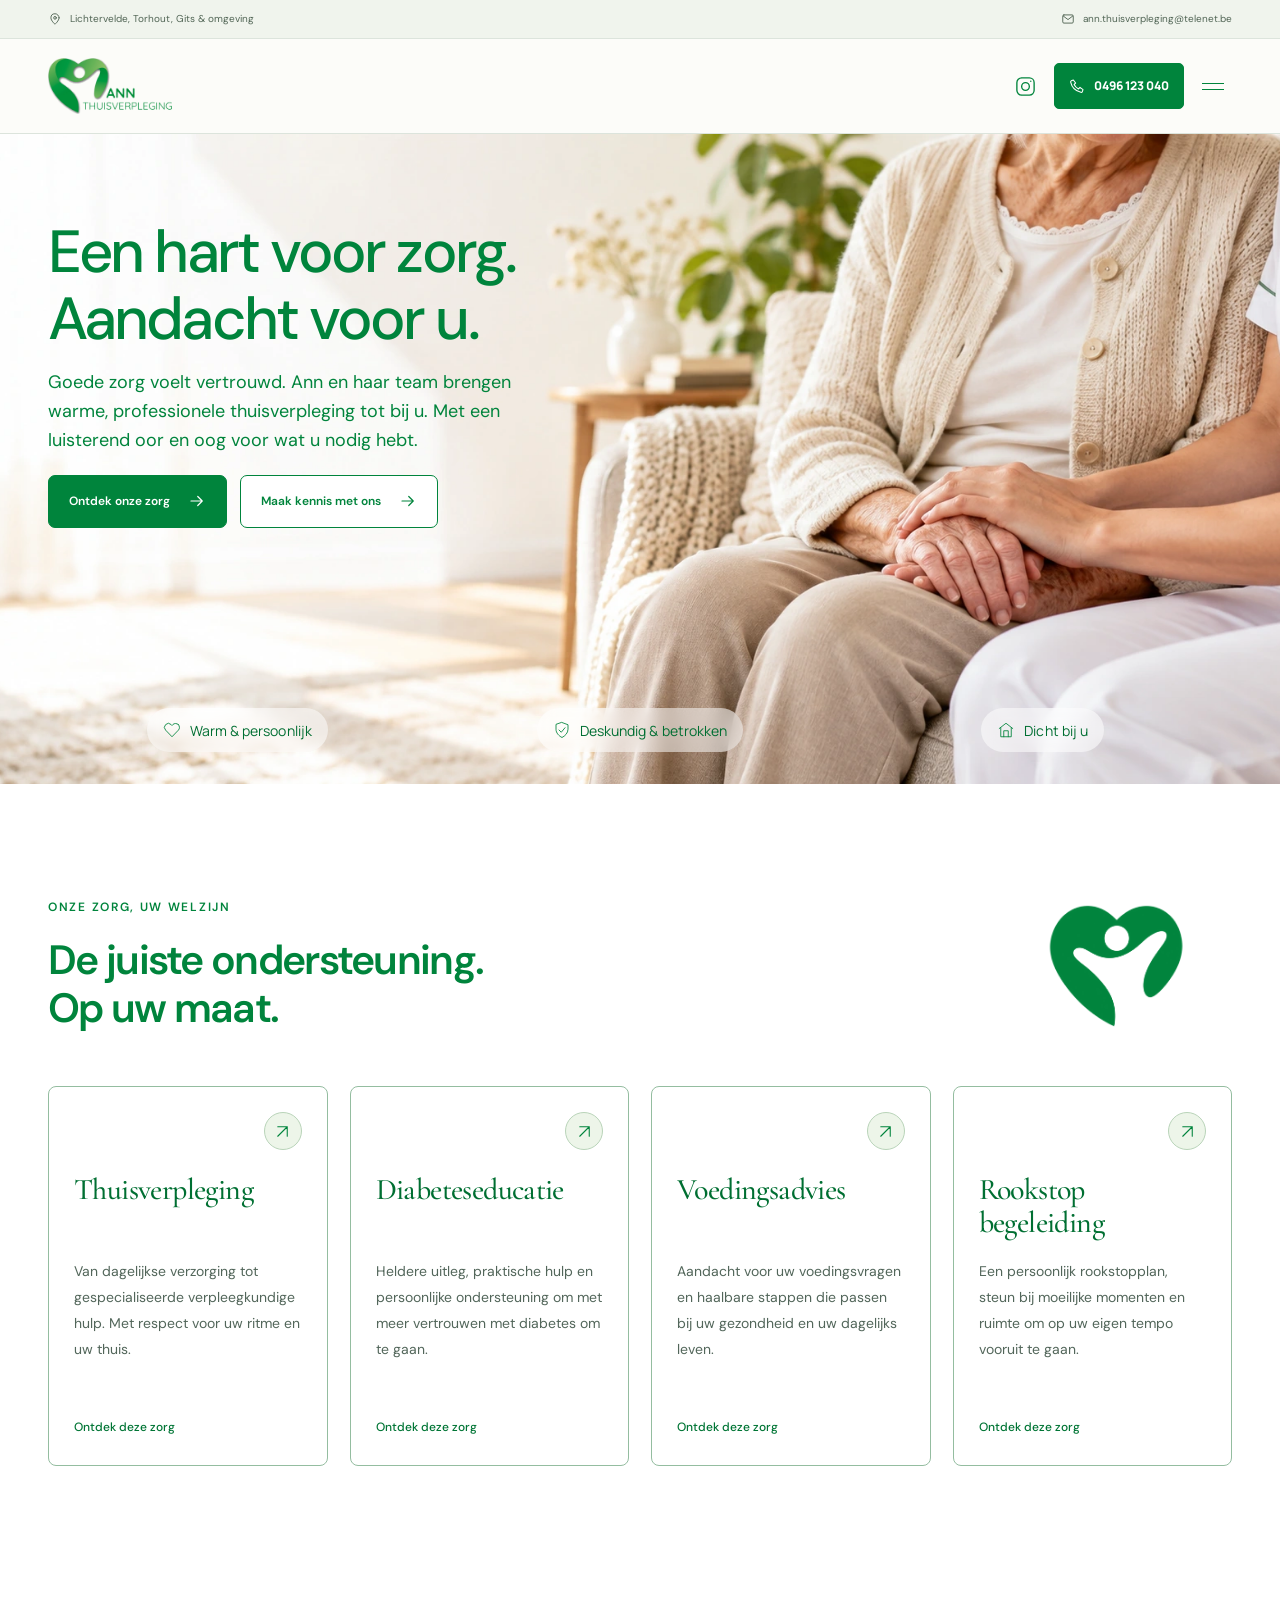
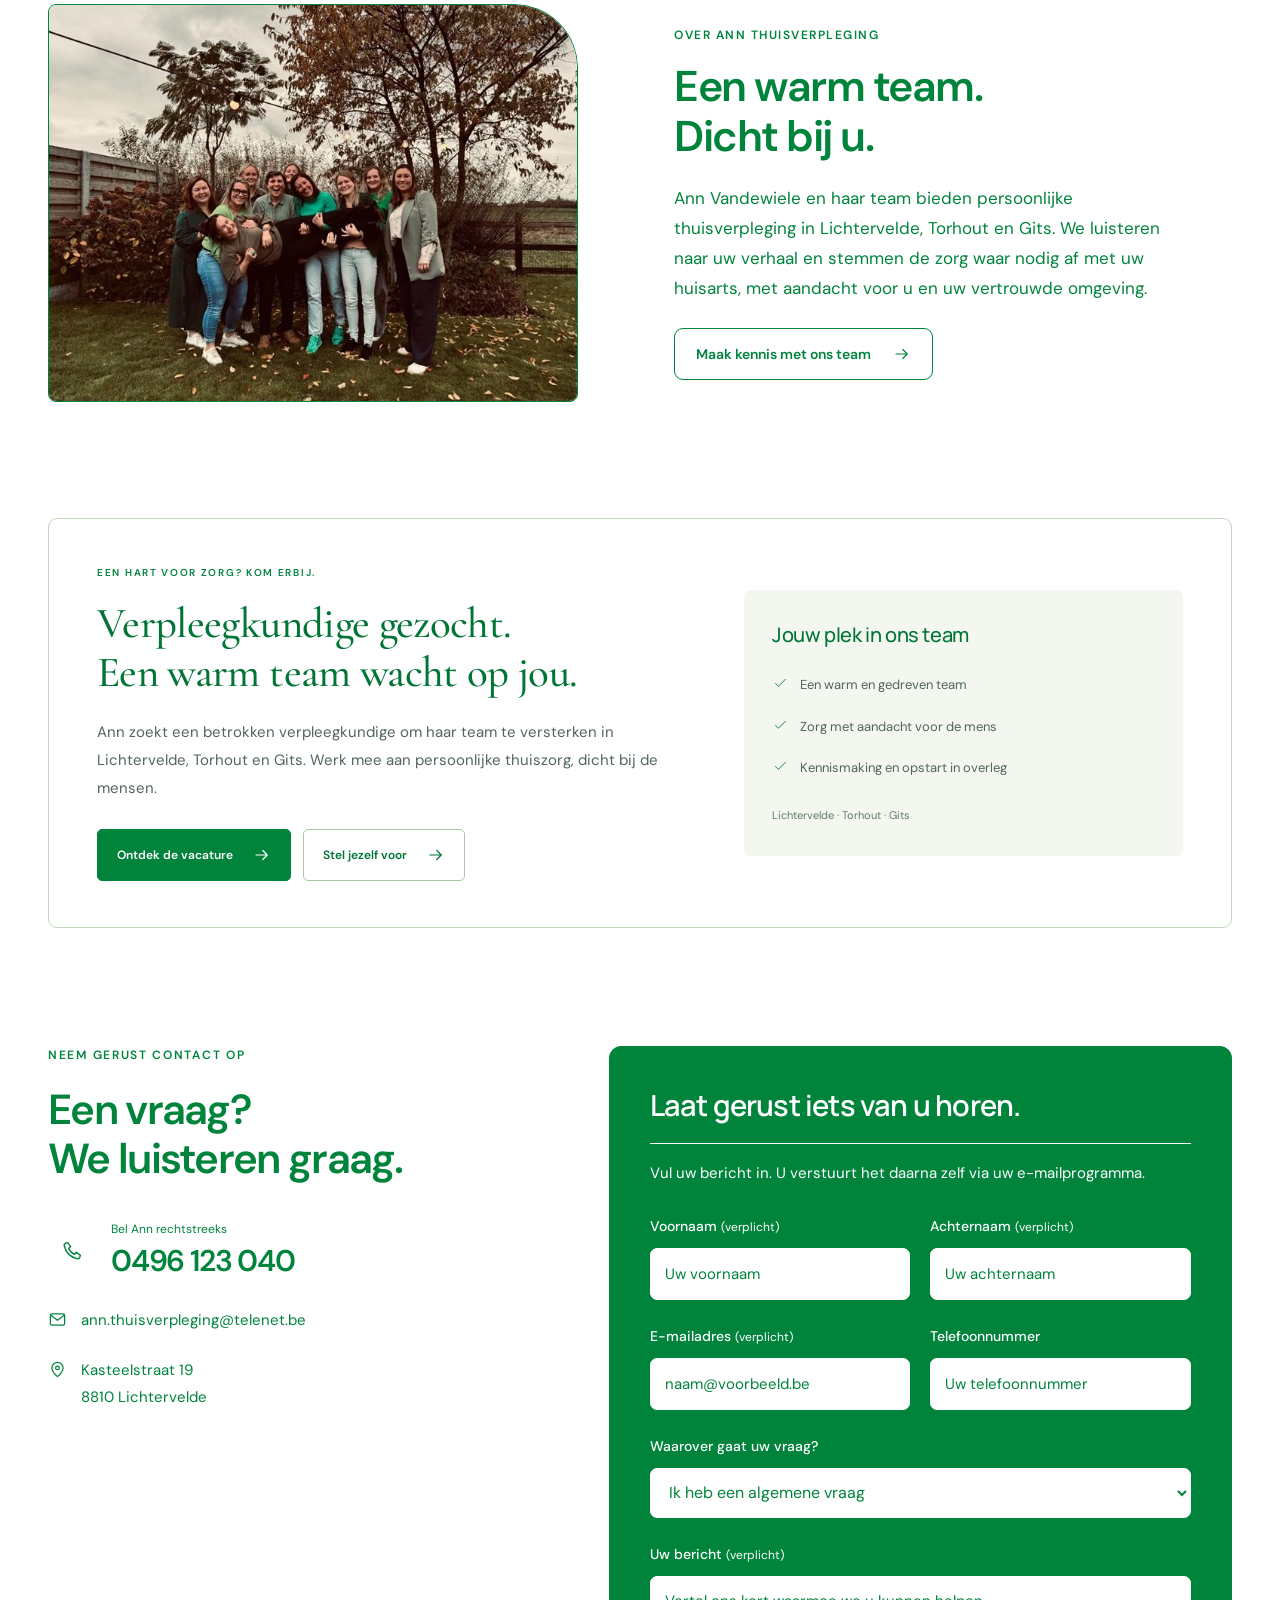
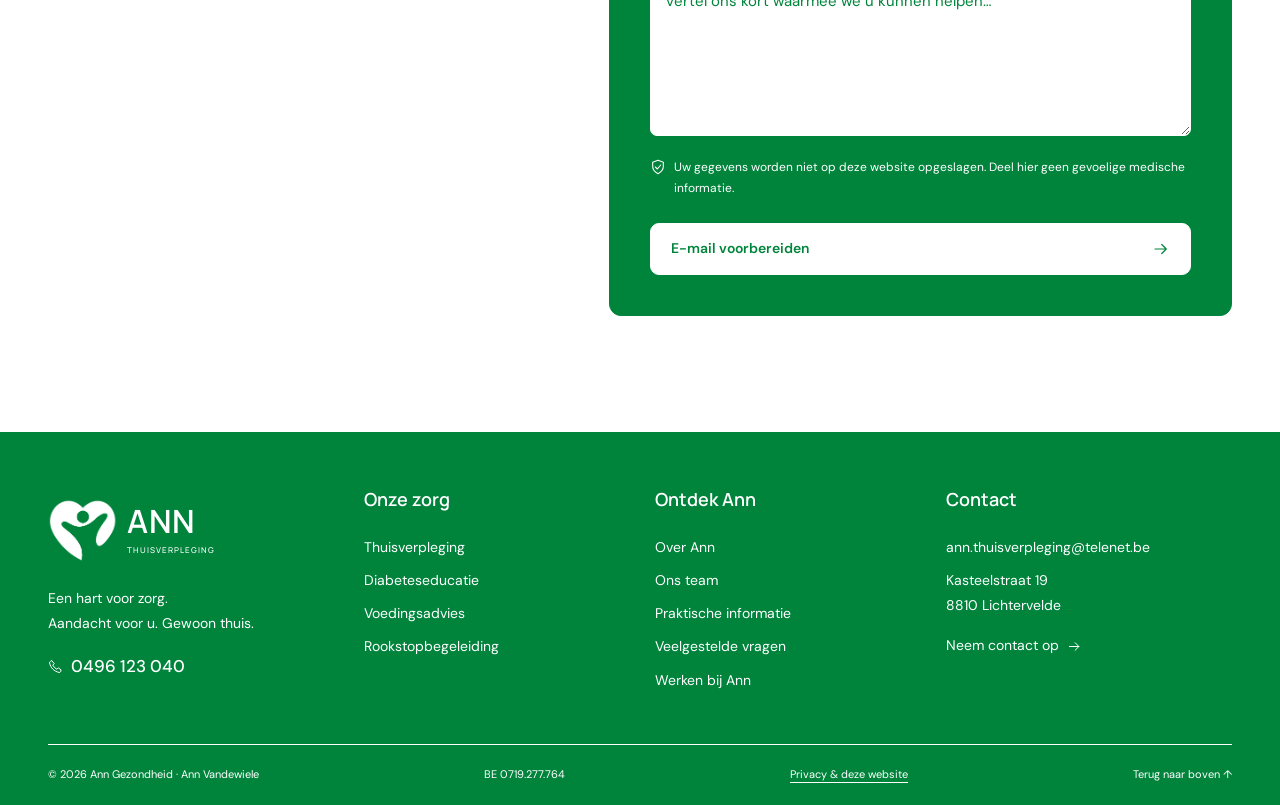
<file: index.html>
<!DOCTYPE html>
<html lang="nl-BE"><head><meta charset="utf-8"><meta name="viewport" content="width=device-width, initial-scale=1"><meta name="theme-color" content="#00843c"><title>Home | Ann Gezondheid</title><meta name="description" content="Persoonlijke thuisverpleging in Lichtervelde, Torhout, Gits en omgeving. Maak kennis met Ann Vandewiele en haar team."><meta property="og:type" content="website"><meta property="og:locale" content="nl_BE"><meta property="og:title" content="Home | Ann Gezondheid"><meta property="og:description" content="Persoonlijke thuisverpleging in Lichtervelde, Torhout, Gits en omgeving. Maak kennis met Ann Vandewiele en haar team."><link rel="icon" href="assets/favicon.svg" type="image/svg+xml"><link rel="preload" href="assets/fonts/manrope-latin-400-normal.woff2" as="font" type="font/woff2" crossorigin><link rel="preload" href="assets/fonts/dm-sans-latin-400-normal.woff2" as="font" type="font/woff2" crossorigin><link rel="stylesheet" href="styles.css"><link rel="stylesheet" href="navigation.css"><link rel="stylesheet" href="home-values.css"><link rel="stylesheet" href="home-services.css"><link rel="stylesheet" href="home-refinements.css"><script src="app.js" defer></script></head>
<body id="top"><svg class="icon-library" xmlns="http://www.w3.org/2000/svg" aria-hidden="true">
    <symbol id="i-arrow" viewBox="0 0 24 24"><path d="M4 12h15m-6-6 6 6-6 6"/></symbol>
    <symbol id="i-diagonal" viewBox="0 0 24 24"><path d="M6 18 18 6M6 6h12v12"/></symbol>
    <symbol id="i-phone" viewBox="0 0 24 24"><path d="m6.5 3 3.4 4.5-2.3 2.3a15 15 0 0 0 6.6 6.6l2.3-2.3L21 17.5l-1 3a2 2 0 0 1-2.3 1C9.7 19.7 4.3 14.3 2.5 6.3A2 2 0 0 1 3.5 4Z"/></symbol>
    <symbol id="i-heart" viewBox="0 0 24 24"><path d="M20.5 4.8a5.2 5.2 0 0 0-7.4 0L12 6l-1.1-1.2a5.2 5.2 0 0 0-7.4 7.4L12 21l8.5-8.8a5.2 5.2 0 0 0 0-7.4Z"/></symbol>
    <symbol id="i-home" viewBox="0 0 24 24"><path d="m3 10 9-7 9 7M5 9v12h14V9M9 21v-8h6v8"/></symbol>
    <symbol id="i-pin" viewBox="0 0 24 24"><path d="M19 10c0 5-7 11-7 11S5 15 5 10a7 7 0 1 1 14 0Z"/><circle cx="12" cy="10" r="2.3"/></symbol>
    <symbol id="i-check" viewBox="0 0 24 24"><path d="m5 12 4 4L19 6"/></symbol>
    <symbol id="i-mail" viewBox="0 0 24 24"><rect x="3" y="5" width="18" height="14" rx="2"/><path d="m4 7 8 6 8-6"/></symbol>
    <symbol id="i-leaf" viewBox="0 0 24 24"><path d="M20 3C8 2 3 7 5 14s13 7 15-11ZM3 21 15 9M8 16v-5m0 5h5"/></symbol>
    <symbol id="i-drop" viewBox="0 0 24 24"><path d="M12 2S5 10 5 15a7 7 0 0 0 14 0c0-5-7-13-7-13Z"/><path d="M9 15a3 3 0 0 0 3 3"/></symbol>
    <symbol id="i-sun" viewBox="0 0 24 24"><path d="M3 20h18M6 16a6 6 0 0 1 12 0M12 2v3M3.5 7.5l2 2m15-2-2 2M2 14h2m16 0h2"/></symbol>
    <symbol id="i-people" viewBox="0 0 24 24"><circle cx="9" cy="7" r="3"/><path d="M2 21v-3a7 7 0 0 1 14 0v3M16 4a3 3 0 0 1 0 6m3 11v-3a7 7 0 0 0-2-5"/></symbol>
    <symbol id="i-shield" viewBox="0 0 24 24"><path d="m12 2 8 3v6c0 5-4 9-8 11-4-2-8-6-8-11V5Z"/><path d="m8 12 3 3 5-6"/></symbol>
    <symbol id="i-close" viewBox="0 0 24 24"><path d="m6 6 12 12M6 18 18 6"/></symbol>
  <symbol id="i-instagram" viewBox="0 0 24 24"><rect x="3" y="3" width="18" height="18" rx="5"/><circle cx="12" cy="12" r="4"/><circle cx="17.5" cy="6.5" r=".75" fill="currentColor" stroke="none"/></symbol>
</svg><a class="skip-link" href="#inhoud">Naar de inhoud</a><div class="utility-bar"><div class="container"><p><svg class="icon" aria-hidden="true"><use href="#i-pin"/></svg>Lichtervelde, Torhout, Gits &amp; omgeving</p><a href="mailto:ann.thuisverpleging@telenet.be"><svg class="icon" aria-hidden="true"><use href="#i-mail"/></svg>ann.thuisverpleging@telenet.be</a></div></div><header class="site-header"><div class="container header-inner"><a class="brand" href="index.html" aria-label="Ann Gezondheid — startpagina"><img src="assets/logo.webp" alt="Ann Thuisverpleging" width="160" height="72"></a><nav class="main-nav" id="main-nav" aria-label="Hoofdnavigatie"><a href="index.html" class="active" aria-current="page">Home</a><a href="thuisverpleging.html">Thuisverpleging</a><a href="diabeteseducatie.html">Diabeteseducatie</a><a href="voedingsadvies.html">Voedingsadvies</a><a href="rookstopbegeleiding.html">Rookstopbegeleiding</a><a href="ons-team.html">Ons team</a><a href="contact.html">Contact</a></nav><div class="header-actions"><a class="header-instagram" href="https://www.instagram.com/" target="_blank" rel="noopener noreferrer" aria-label="Instagram openen (nieuw tabblad)"><svg class="icon" aria-hidden="true"><use href="#i-instagram"/></svg></a><a class="header-phone" href="tel:+32496123040" aria-label="Bel Ann op 0496 123 040"><svg class="icon" aria-hidden="true"><use href="#i-phone"/></svg><span class="phone-number">0496 123 040</span><span class="phone-short" aria-hidden="true">Bel Ann</span></a><button class="menu-toggle" type="button" aria-expanded="false" aria-controls="main-nav" aria-label="Menu openen"><span></span><span></span></button></div></div></header>
<main id="inhoud"><section class="home-hero" aria-labelledby="home-title"><img class="hero-background" src="assets/hero-zorg.webp" alt="" width="1983" height="793" fetchpriority="high"><div class="container hero-content"><div class="hero-copy"><h1 id="home-title">Een hart voor zorg.<br><span>Aandacht voor u.</span></h1><p class="hero-intro">Goede zorg voelt vertrouwd. Ann en haar team brengen warme, professionele thuisverpleging tot bij u. Met een luisterend oor en oog voor wat u nodig hebt.</p><div class="hero-actions"><a class="button button-primary" href="onze-zorg.html">Ontdek onze zorg<svg class="icon" aria-hidden="true"><use href="#i-arrow"/></svg></a><a class="button button-outline" href="ons-team.html">Maak kennis met ons<svg class="icon" aria-hidden="true"><use href="#i-arrow"/></svg></a></div></div></div><div class="container hero-values" role="group" aria-label="Waar wij voor staan"><div class="values-grid"><div><svg class="icon" aria-hidden="true"><use href="#i-heart"/></svg><h3>Warm & persoonlijk</h3></div><div><svg class="icon" aria-hidden="true"><use href="#i-shield"/></svg><h3>Deskundig & betrokken</h3></div><div><svg class="icon" aria-hidden="true"><use href="#i-home"/></svg><h3>Dicht bij u</h3></div></div></div></section>
    <section class="section support-section" aria-labelledby="support-title"><div class="container"><div class="section-top"><div><p class="eyebrow">Onze zorg, uw welzijn</p><h2 id="support-title">De juiste ondersteuning.<br><span>Op uw maat.</span></h2></div><span class="support-mark" aria-hidden="true"></span></div><div class="service-grid"><a class="service-card" href="thuisverpleging.html" aria-labelledby="card-thuis"><span class="service-card-top" aria-hidden="true"><span class="service-arrow"><svg class="icon"><use href="#i-diagonal"/></svg></span></span><h3 id="card-thuis">Thuisverpleging</h3><p>Van dagelijkse verzorging tot gespecialiseerde verpleegkundige hulp. Met respect voor uw ritme en uw thuis.</p><span class="service-link-hint" aria-hidden="true">Ontdek deze zorg</span></a><a class="service-card" href="diabeteseducatie.html" aria-labelledby="card-diabetes"><span class="service-card-top" aria-hidden="true"><span class="service-arrow"><svg class="icon"><use href="#i-diagonal"/></svg></span></span><h3 id="card-diabetes">Diabeteseducatie</h3><p>Heldere uitleg, praktische hulp en persoonlijke ondersteuning om met meer vertrouwen met diabetes om te gaan.</p><span class="service-link-hint" aria-hidden="true">Ontdek deze zorg</span></a><a class="service-card" href="voedingsadvies.html" aria-labelledby="card-voeding"><span class="service-card-top" aria-hidden="true"><span class="service-arrow"><svg class="icon"><use href="#i-diagonal"/></svg></span></span><h3 id="card-voeding">Voedingsadvies</h3><p>Aandacht voor uw voedingsvragen en haalbare stappen die passen bij uw gezondheid en uw dagelijks leven.</p><span class="service-link-hint" aria-hidden="true">Ontdek deze zorg</span></a><a class="service-card" href="rookstopbegeleiding.html" aria-labelledby="card-rookstop"><span class="service-card-top" aria-hidden="true"><span class="service-arrow"><svg class="icon"><use href="#i-diagonal"/></svg></span></span><h3 id="card-rookstop">Rookstop<wbr>begeleiding</h3><p>Een persoonlijk rookstopplan, steun bij moeilijke momenten en ruimte om op uw eigen tempo vooruit te gaan.</p><span class="service-link-hint" aria-hidden="true">Ontdek deze zorg</span></a></div></div></section>
    <section class="home-team-section" aria-labelledby="home-team-title"><div class="container home-team-grid"><figure class="home-team-photo"><img src="assets/team.webp" alt="Ann en haar team samen in de tuin" width="700" height="525" loading="lazy"></figure><div class="home-team-copy"><p class="eyebrow">Over Ann Thuisverpleging</p><h2 id="home-team-title">Een warm team.<br>Dicht bij u.</h2><p>Ann Vandewiele en haar team bieden persoonlijke thuisverpleging in Lichtervelde, Torhout en Gits. We luisteren naar uw verhaal en stemmen de zorg waar nodig af met uw huisarts, met aandacht voor u en uw vertrouwde omgeving.</p><a class="button button-outline" href="ons-team.html">Maak kennis met ons team<svg class="icon" aria-hidden="true"><use href="#i-arrow"/></svg></a></div></div></section>
    <section class="recruitment-section" aria-labelledby="recruitment-title"><div class="container"><div class="recruitment-panel"><div class="recruitment-copy"><p class="eyebrow">Een hart voor zorg? Kom erbij.</p><h2 id="recruitment-title">Verpleegkundige gezocht.<br>Een warm team wacht op jou.</h2><p>Ann zoekt een betrokken verpleegkundige om haar team te versterken in Lichtervelde, Torhout en Gits. Werk mee aan persoonlijke thuiszorg, dicht bij de mensen.</p><div class="recruitment-actions"><a class="button button-primary" href="vacature.html">Ontdek de vacature<svg class="icon" aria-hidden="true"><use href="#i-arrow"/></svg></a><a class="button button-outline" href="mailto:ann.thuisverpleging@telenet.be?subject=Sollicitatie%20verpleegkundige%20thuisverpleging">Stel jezelf voor<svg class="icon" aria-hidden="true"><use href="#i-arrow"/></svg></a></div></div><div class="recruitment-aside"><p class="recruitment-label">Jouw plek in ons team</p><ul><li><svg class="icon" aria-hidden="true"><use href="#i-check"/></svg>Een warm en gedreven team</li><li><svg class="icon" aria-hidden="true"><use href="#i-check"/></svg>Zorg met aandacht voor de mens</li><li><svg class="icon" aria-hidden="true"><use href="#i-check"/></svg>Kennismaking en opstart in overleg</li></ul><p class="recruitment-region">Lichtervelde · Torhout · Gits</p></div></div></div></section>
    <section class="home-contact-section" id="contact" aria-labelledby="home-contact-title"><div class="container contact-grid"><div class="contact-copy"><p class="eyebrow">Neem gerust contact op</p><h2 id="home-contact-title">Een vraag?<br>We luisteren graag.</h2><a class="contact-phone" href="tel:+32496123040"><span class="contact-icon"><svg class="icon" aria-hidden="true"><use href="#i-phone"/></svg></span><span><small>Bel Ann rechtstreeks</small><strong>0496 123 040</strong></span></a><a class="contact-row" href="mailto:ann.thuisverpleging@telenet.be"><svg class="icon" aria-hidden="true"><use href="#i-mail"/></svg><span>ann.thuisverpleging@telenet.be</span></a><div class="contact-row"><svg class="icon" aria-hidden="true"><use href="#i-pin"/></svg><address>Kasteelstraat 19<br>8810 Lichtervelde</address></div></div><form class="contact-form" id="contact-form">
          <h3>Laat gerust iets van u horen.</h3><p>Vul uw bericht in. U verstuurt het daarna zelf via uw e-mailprogramma.</p>
          <div class="form-grid">
            <div class="field"><label for="voornaam">Voornaam <span>(verplicht)</span></label><input id="voornaam" name="voornaam" autocomplete="given-name" maxlength="100" placeholder="Uw voornaam" required></div>
            <div class="field"><label for="naam">Achternaam <span>(verplicht)</span></label><input id="naam" name="naam" autocomplete="family-name" maxlength="100" placeholder="Uw achternaam" required></div>
            <div class="field"><label for="email">E-mailadres <span>(verplicht)</span></label><input id="email" name="email" type="email" autocomplete="email" maxlength="200" placeholder="naam@voorbeeld.be" required></div>
            <div class="field"><label for="telefoon">Telefoonnummer</label><input id="telefoon" name="telefoon" type="tel" autocomplete="tel" maxlength="40" placeholder="Uw telefoonnummer"></div>
            <div class="field full-width"><label for="zorgvraag">Waarover gaat uw vraag?</label><select id="zorgvraag" name="zorgvraag"><option value="Algemene vraag">Ik heb een algemene vraag</option><option>Thuisverpleging</option><option>Diabeteseducatie</option><option>Voedingsadvies</option><option>Rookstopbegeleiding</option><option>Vacature verpleegkundige</option></select></div>
            <div class="field full-width"><label for="bericht">Uw bericht <span>(verplicht)</span></label><textarea id="bericht" name="bericht" rows="4" maxlength="2000" placeholder="Vertel ons kort waarmee we u kunnen helpen…" aria-describedby="privacy-note" required></textarea></div>
          </div>
          <p class="privacy-note" id="privacy-note"><svg class="icon" aria-hidden="true"><use href="#i-shield"/></svg><span>Uw gegevens worden niet op deze website opgeslagen. Deel hier geen gevoelige medische informatie.</span></p>
          <button class="button button-primary form-submit" type="submit" disabled>E-mail voorbereiden <svg class="icon" aria-hidden="true"><use href="#i-arrow"/></svg></button>
          <p class="form-status" id="form-status" role="status" hidden></p>
          <div id="email-fallback" class="email-fallback" hidden><a class="button button-outline" id="open-email" href="mailto:ann.thuisverpleging@telenet.be" target="_blank" rel="noopener">Open uw e-mailprogramma <svg class="icon" aria-hidden="true"><use href="#i-diagonal"/></svg></a><p>Geen e-mailprogramma ingesteld? Kopieer uw bericht en mail het zelf naar <a href="mailto:ann.thuisverpleging@telenet.be">ann.thuisverpleging@telenet.be</a>.</p><button class="text-link" id="copy-message" type="button">Bericht kopiëren <svg class="icon" aria-hidden="true"><use href="#i-arrow"/></svg></button><textarea id="prepared-message" aria-label="Uw voorbereide e-mail, om te kopiëren" readonly rows="6" hidden></textarea></div>
          <noscript><p>Dit formulier heeft JavaScript nodig om een e-mail voor te bereiden. U kunt Ann ook rechtstreeks bellen of mailen via de contactgegevens op deze pagina.</p></noscript>
        </form></div></section>
    </main>
<footer class="site-footer"><div class="container"><div class="footer-main"><div class="footer-about"><a class="footer-brand" href="index.html" aria-label="Ann Thuisverpleging — startpagina"><span class="footer-mark" aria-hidden="true"></span><span class="footer-wordmark" aria-hidden="true">ANN<small>THUISVERPLEGING</small></span></a><p>Een hart voor zorg.<br>Aandacht voor u. Gewoon thuis.</p><a class="footer-phone" href="tel:+32496123040"><svg class="icon" aria-hidden="true"><use href="#i-phone"/></svg>0496 123 040</a></div><div><h2>Onze zorg</h2><a href="thuisverpleging.html">Thuisverpleging</a><a href="diabeteseducatie.html">Diabeteseducatie</a><a href="voedingsadvies.html">Voedingsadvies</a><a href="rookstopbegeleiding.html">Rookstopbegeleiding</a></div><div><h2>Ontdek Ann</h2><a href="over-ann.html">Over Ann</a><a href="ons-team.html">Ons team</a><a href="praktisch.html">Praktische informatie</a><a href="veelgestelde-vragen.html">Veelgestelde vragen</a><a href="vacature.html">Werken bij Ann</a></div><div><h2>Contact</h2><a href="mailto:ann.thuisverpleging@telenet.be">ann.thuisverpleging@telenet.be</a><p>Kasteelstraat 19<br>8810 Lichtervelde</p><a href="contact.html">Neem contact op <svg class="icon" aria-hidden="true"><use href="#i-arrow"/></svg></a></div></div><div class="footer-bottom"><span>© <span id="year">2026</span> Ann Gezondheid · Ann Vandewiele</span><span>BE 0719.277.764</span><button type="button" data-service="privacy" aria-haspopup="dialog">Privacy &amp; deze website</button><a href="#top">Terug naar boven ↑</a></div></div></footer>
<div class="mobile-contact"><a href="tel:+32496123040"><svg class="icon" aria-hidden="true"><use href="#i-phone"/></svg>Bel Ann</a><a href="contact.html">Stel uw vraag<svg class="icon" aria-hidden="true"><use href="#i-arrow"/></svg></a></div><dialog id="info-dialog" class="info-dialog" aria-labelledby="dialog-title"><button class="dialog-close" type="button" aria-label="Venster sluiten"><svg class="icon" aria-hidden="true"><use href="#i-close"/></svg></button><div id="dialog-content"></div></dialog><template id="content-privacy"><p class="eyebrow">Helder en eenvoudig</p><h2 id="dialog-title">Uw privacy<br><em>telt mee.</em></h2><h3>Wie zit achter deze website?</h3><p>Ann Gezondheid · Ann Vandewiele<br>Kasteelstraat 19, 8810 Lichtervelde<br>Ondernemingsnummer: BE 0719.277.764<br><a href="mailto:ann.thuisverpleging@telenet.be">ann.thuisverpleging@telenet.be</a></p><h3>Het contactformulier</h3><p>Het formulier maakt een e-mail klaar in uw eigen e-mailprogramma. Het verstuurt zelf niets en slaat uw invoer niet op de website op. U kiest zelf of u de e-mail verzendt. Deel via e-mail geen gevoelige medische informatie; bespreek die bij voorkeur rechtstreeks met Ann.</p><h3>Cookies en externe diensten</h3><p>Deze website gebruikt geen analytische of advertentiecookies en laadt geen externe lettertypen, kaarten of sociale widgets. Uw browser vraagt de pagina en bijbehorende bestanden wel op bij de hostingprovider. Of die provider technische loggegevens bewaart en hoelang, hangt af van de uiteindelijke hostinginstellingen.</p><h3>Vragen over uw gegevens?</h3><p>Neem rechtstreeks contact op met Ann. Zij kan u uitleg geven over de verwerking van uw e-mail en uw rechten. Deze toelichting gaat over de website; de verwerking van patiëntgegevens wordt afzonderlijk besproken.</p></template></body></html>
</file>
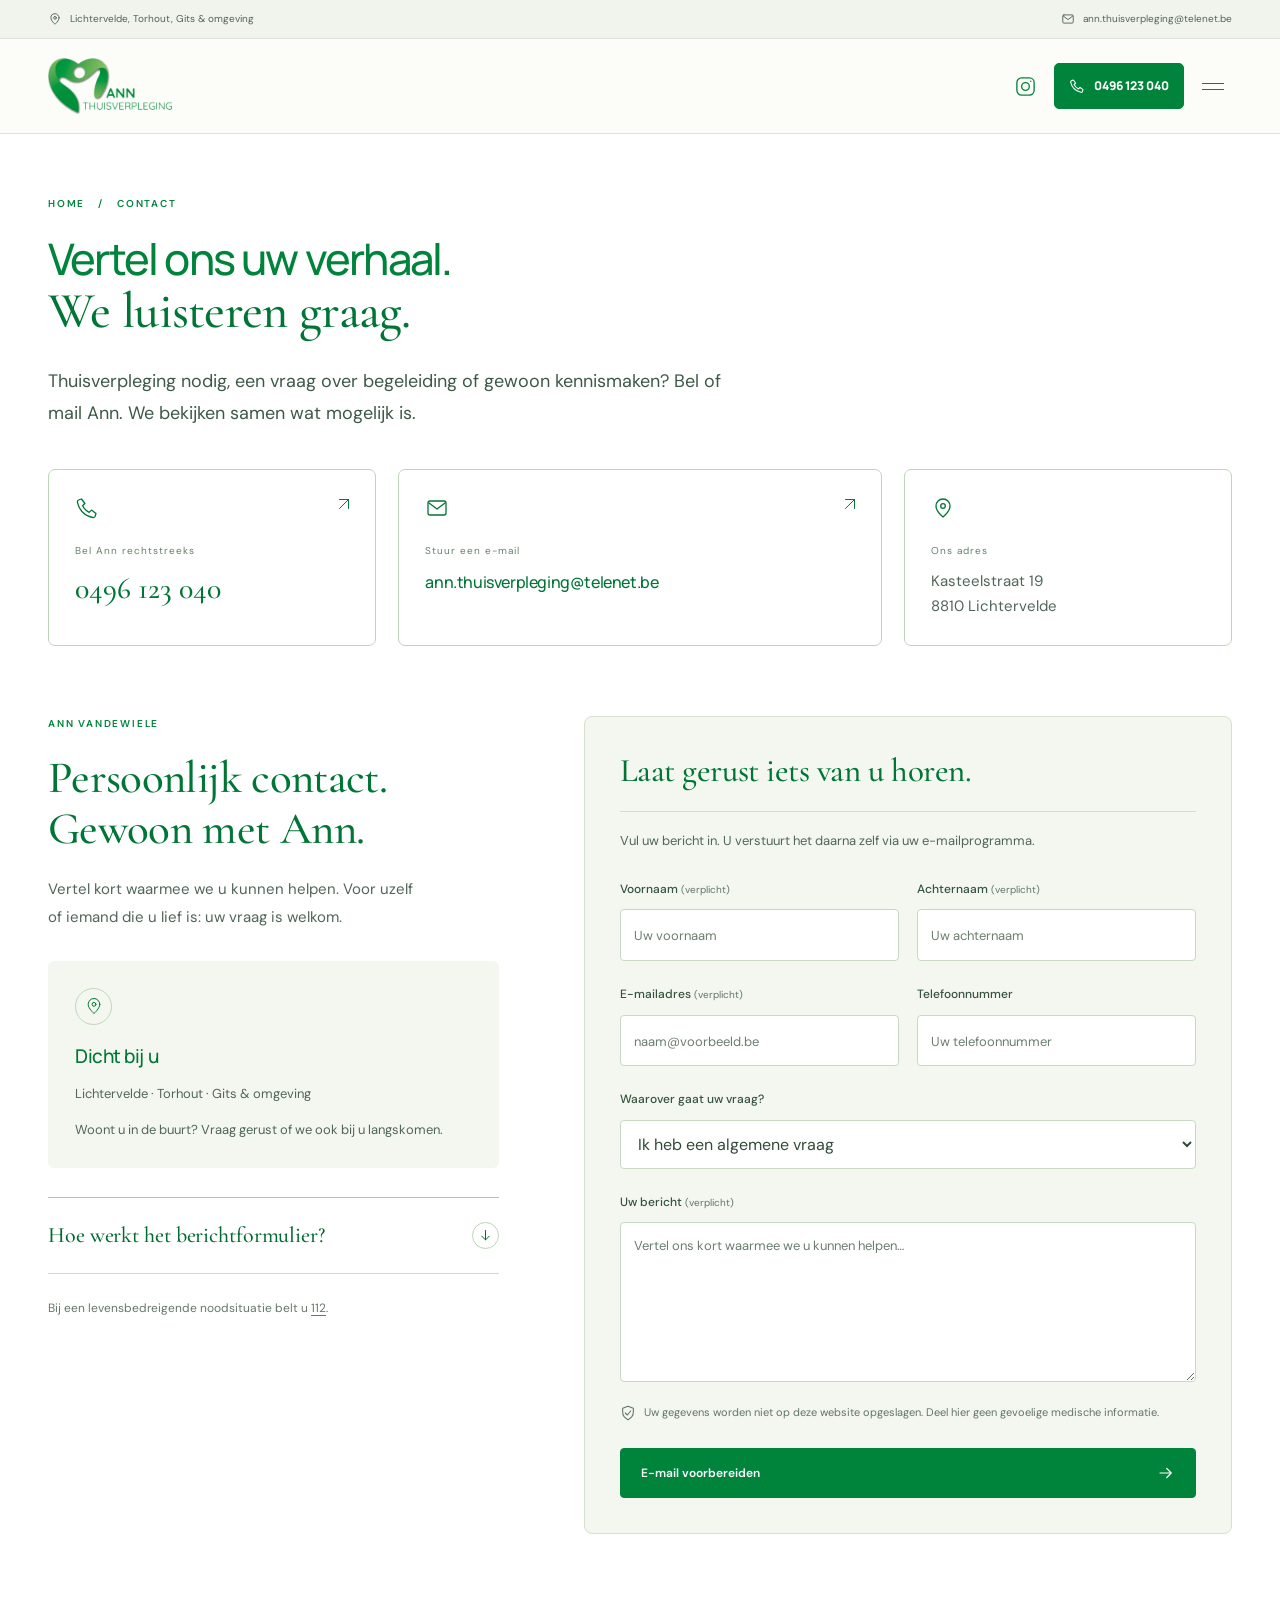
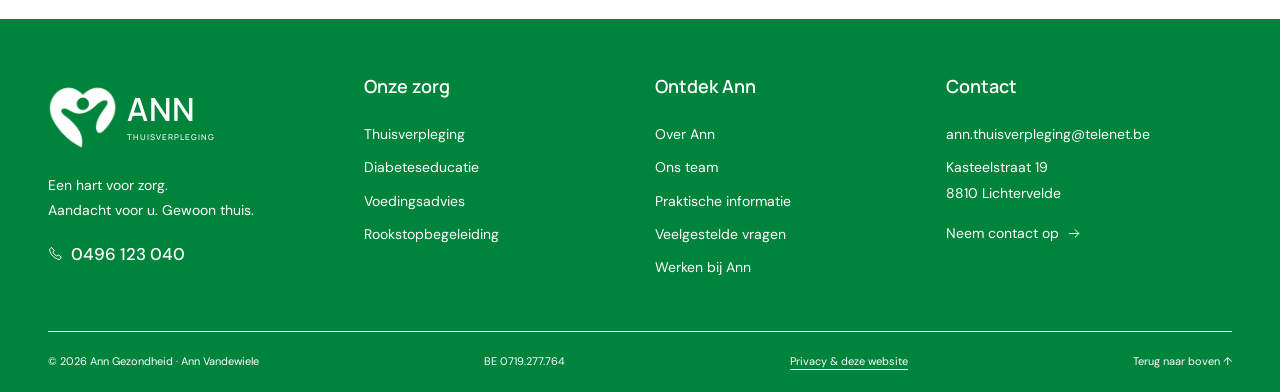
<file: contact.html>
<!DOCTYPE html>
<html lang="nl-BE"><head><meta charset="utf-8"><meta name="viewport" content="width=device-width, initial-scale=1"><meta name="theme-color" content="#00843c"><title>Contact | Ann Gezondheid</title><meta name="description" content="Bel of mail Ann Vandewiele voor thuisverpleging of begeleiding in Lichtervelde, Torhout en Gits."><meta property="og:type" content="website"><meta property="og:locale" content="nl_BE"><meta property="og:title" content="Contact | Ann Gezondheid"><meta property="og:description" content="Bel of mail Ann Vandewiele voor thuisverpleging of begeleiding in Lichtervelde, Torhout en Gits."><link rel="icon" href="assets/favicon.svg" type="image/svg+xml"><link rel="preload" href="assets/fonts/manrope-latin-400-normal.woff2" as="font" type="font/woff2" crossorigin><link rel="preload" href="assets/fonts/dm-sans-latin-400-normal.woff2" as="font" type="font/woff2" crossorigin><link rel="stylesheet" href="styles.css"><link rel="stylesheet" href="navigation.css"><link rel="stylesheet" href="pages.css"><script src="app.js" defer></script></head>
<body id="top" class="ann-page ann-contact"><svg class="icon-library" xmlns="http://www.w3.org/2000/svg" aria-hidden="true">
    <symbol id="i-arrow" viewBox="0 0 24 24"><path d="M4 12h15m-6-6 6 6-6 6"/></symbol>
    <symbol id="i-diagonal" viewBox="0 0 24 24"><path d="M6 18 18 6M6 6h12v12"/></symbol>
    <symbol id="i-phone" viewBox="0 0 24 24"><path d="m6.5 3 3.4 4.5-2.3 2.3a15 15 0 0 0 6.6 6.6l2.3-2.3L21 17.5l-1 3a2 2 0 0 1-2.3 1C9.7 19.7 4.3 14.3 2.5 6.3A2 2 0 0 1 3.5 4Z"/></symbol>
    <symbol id="i-heart" viewBox="0 0 24 24"><path d="M20.5 4.8a5.2 5.2 0 0 0-7.4 0L12 6l-1.1-1.2a5.2 5.2 0 0 0-7.4 7.4L12 21l8.5-8.8a5.2 5.2 0 0 0 0-7.4Z"/></symbol>
    <symbol id="i-home" viewBox="0 0 24 24"><path d="m3 10 9-7 9 7M5 9v12h14V9M9 21v-8h6v8"/></symbol>
    <symbol id="i-pin" viewBox="0 0 24 24"><path d="M19 10c0 5-7 11-7 11S5 15 5 10a7 7 0 1 1 14 0Z"/><circle cx="12" cy="10" r="2.3"/></symbol>
    <symbol id="i-check" viewBox="0 0 24 24"><path d="m5 12 4 4L19 6"/></symbol>
    <symbol id="i-mail" viewBox="0 0 24 24"><rect x="3" y="5" width="18" height="14" rx="2"/><path d="m4 7 8 6 8-6"/></symbol>
    <symbol id="i-leaf" viewBox="0 0 24 24"><path d="M20 3C8 2 3 7 5 14s13 7 15-11ZM3 21 15 9M8 16v-5m0 5h5"/></symbol>
    <symbol id="i-drop" viewBox="0 0 24 24"><path d="M12 2S5 10 5 15a7 7 0 0 0 14 0c0-5-7-13-7-13Z"/><path d="M9 15a3 3 0 0 0 3 3"/></symbol>
    <symbol id="i-sun" viewBox="0 0 24 24"><path d="M3 20h18M6 16a6 6 0 0 1 12 0M12 2v3M3.5 7.5l2 2m15-2-2 2M2 14h2m16 0h2"/></symbol>
    <symbol id="i-people" viewBox="0 0 24 24"><circle cx="9" cy="7" r="3"/><path d="M2 21v-3a7 7 0 0 1 14 0v3M16 4a3 3 0 0 1 0 6m3 11v-3a7 7 0 0 0-2-5"/></symbol>
    <symbol id="i-shield" viewBox="0 0 24 24"><path d="m12 2 8 3v6c0 5-4 9-8 11-4-2-8-6-8-11V5Z"/><path d="m8 12 3 3 5-6"/></symbol>
    <symbol id="i-close" viewBox="0 0 24 24"><path d="m6 6 12 12M6 18 18 6"/></symbol>
  <symbol id="i-instagram" viewBox="0 0 24 24"><rect x="3" y="3" width="18" height="18" rx="5"/><circle cx="12" cy="12" r="4"/><circle cx="17.5" cy="6.5" r=".75" fill="currentColor" stroke="none"/></symbol>
</svg><a class="skip-link" href="#inhoud">Naar de inhoud</a><div class="utility-bar"><div class="container"><p><svg class="icon" aria-hidden="true"><use href="#i-pin"/></svg>Lichtervelde, Torhout, Gits &amp; omgeving</p><a href="mailto:ann.thuisverpleging@telenet.be"><svg class="icon" aria-hidden="true"><use href="#i-mail"/></svg>ann.thuisverpleging@telenet.be</a></div></div><header class="site-header"><div class="container header-inner"><a class="brand" href="index.html" aria-label="Ann Gezondheid — startpagina"><img src="assets/logo.webp" alt="Ann Thuisverpleging" width="160" height="72"></a><nav class="main-nav" id="main-nav" aria-label="Hoofdnavigatie"><a href="index.html">Home</a><a href="thuisverpleging.html">Thuisverpleging</a><a href="diabeteseducatie.html">Diabeteseducatie</a><a href="voedingsadvies.html">Voedingsadvies</a><a href="rookstopbegeleiding.html">Rookstopbegeleiding</a><a href="ons-team.html">Ons team</a><a href="contact.html" class="active" aria-current="page">Contact</a></nav><div class="header-actions"><a class="header-instagram" href="https://www.instagram.com/" target="_blank" rel="noopener noreferrer" aria-label="Instagram openen (nieuw tabblad)"><svg class="icon" aria-hidden="true"><use href="#i-instagram"/></svg></a><a class="header-phone" href="tel:+32496123040" aria-label="Bel Ann op 0496 123 040"><svg class="icon" aria-hidden="true"><use href="#i-phone"/></svg><span class="phone-number">0496 123 040</span><span class="phone-short" aria-hidden="true">Bel Ann</span></a><button class="menu-toggle" type="button" aria-expanded="false" aria-controls="main-nav" aria-label="Menu openen"><span></span><span></span></button></div></div></header>
<main id="inhoud"><section class="ann-hero ann-contact-hero"><div class="container"><div class="ann-contact-heading"><p class="eyebrow ann-breadcrumb"><a href="index.html">Home</a><span aria-hidden="true">/</span>Contact</p><h1>Vertel ons uw verhaal.<br><em>We luisteren graag.</em></h1><p class="ann-lead">Thuisverpleging nodig, een vraag over begeleiding of gewoon kennismaken? Bel of mail Ann. We bekijken samen wat mogelijk is.</p></div><div class="ann-contact-options"><a class="ann-contact-option" href="tel:+32496123040"><svg class="icon" aria-hidden="true"><use href="#i-phone"/></svg><span class="ann-option-label">Bel Ann rechtstreeks</span><strong>0496 123 040</strong><span class="ann-option-arrow"><svg class="icon" aria-hidden="true"><use href="#i-diagonal"/></svg></span></a><a class="ann-contact-option ann-email-option" href="mailto:ann.thuisverpleging@telenet.be"><svg class="icon" aria-hidden="true"><use href="#i-mail"/></svg><span class="ann-option-label">Stuur een e-mail</span><strong>ann.thuisverpleging@telenet.be</strong><span class="ann-option-arrow"><svg class="icon" aria-hidden="true"><use href="#i-diagonal"/></svg></span></a><div class="ann-contact-option"><svg class="icon" aria-hidden="true"><use href="#i-pin"/></svg><span class="ann-option-label">Ons adres</span><address>Kasteelstraat 19<br>8810 Lichtervelde</address></div></div></div></section>
<section class="ann-section ann-contact-section" id="contact"><div class="container ann-contact-layout"><aside class="ann-contact-aside"><p class="eyebrow">Ann Vandewiele</p><h2>Persoonlijk contact.<br>Gewoon met Ann.</h2><p>Vertel kort waarmee we u kunnen helpen. Voor uzelf of iemand die u lief is: uw vraag is welkom.</p><div class="ann-contact-region"><span class="ann-region-symbol"><svg class="icon" aria-hidden="true"><use href="#i-pin"/></svg></span><h3>Dicht bij u</h3><p>Lichtervelde · Torhout · Gits &amp; omgeving</p><p>Woont u in de buurt? Vraag gerust of we ook bij u langskomen.</p></div><div class="ann-faq"><details><summary>Hoe werkt het berichtformulier?<svg class="icon" aria-hidden="true"><use href="#i-arrow"/></svg></summary><div><p>Het formulier bereidt een e-mail voor. U opent daarna zelf uw e-mailprogramma, controleert uw bericht en verstuurt het naar Ann. Er wordt niets automatisch verzonden.</p></div></details></div><p class="ann-emergency">Bij een levensbedreigende noodsituatie belt u <a href="tel:112">112</a>.</p></aside><form class="contact-form" id="contact-form">
          <h3>Laat gerust iets van u horen.</h3><p>Vul uw bericht in. U verstuurt het daarna zelf via uw e-mailprogramma.</p>
          <div class="form-grid">
            <div class="field"><label for="voornaam">Voornaam <span>(verplicht)</span></label><input id="voornaam" name="voornaam" autocomplete="given-name" maxlength="100" placeholder="Uw voornaam" required></div>
            <div class="field"><label for="naam">Achternaam <span>(verplicht)</span></label><input id="naam" name="naam" autocomplete="family-name" maxlength="100" placeholder="Uw achternaam" required></div>
            <div class="field"><label for="email">E-mailadres <span>(verplicht)</span></label><input id="email" name="email" type="email" autocomplete="email" maxlength="200" placeholder="naam@voorbeeld.be" required></div>
            <div class="field"><label for="telefoon">Telefoonnummer</label><input id="telefoon" name="telefoon" type="tel" autocomplete="tel" maxlength="40" placeholder="Uw telefoonnummer"></div>
            <div class="field full-width"><label for="zorgvraag">Waarover gaat uw vraag?</label><select id="zorgvraag" name="zorgvraag"><option value="Algemene vraag">Ik heb een algemene vraag</option><option>Thuisverpleging</option><option>Diabeteseducatie</option><option>Voedingsadvies</option><option>Rookstopbegeleiding</option><option>Vacature verpleegkundige</option></select></div>
            <div class="field full-width"><label for="bericht">Uw bericht <span>(verplicht)</span></label><textarea id="bericht" name="bericht" rows="4" maxlength="2000" placeholder="Vertel ons kort waarmee we u kunnen helpen…" aria-describedby="privacy-note" required></textarea></div>
          </div>
          <p class="privacy-note" id="privacy-note"><svg class="icon" aria-hidden="true"><use href="#i-shield"/></svg><span>Uw gegevens worden niet op deze website opgeslagen. Deel hier geen gevoelige medische informatie.</span></p>
          <button class="button button-primary form-submit" type="submit" disabled>E-mail voorbereiden <svg class="icon" aria-hidden="true"><use href="#i-arrow"/></svg></button>
          <p class="form-status" id="form-status" role="status" hidden></p>
          <div id="email-fallback" class="email-fallback" hidden><a class="button button-outline" id="open-email" href="mailto:ann.thuisverpleging@telenet.be" target="_blank" rel="noopener">Open uw e-mailprogramma <svg class="icon" aria-hidden="true"><use href="#i-diagonal"/></svg></a><p>Geen e-mailprogramma ingesteld? Kopieer uw bericht en mail het zelf naar <a href="mailto:ann.thuisverpleging@telenet.be">ann.thuisverpleging@telenet.be</a>.</p><button class="text-link" id="copy-message" type="button">Bericht kopiëren <svg class="icon" aria-hidden="true"><use href="#i-arrow"/></svg></button><textarea id="prepared-message" aria-label="Uw voorbereide e-mail, om te kopiëren" readonly rows="6" hidden></textarea></div>
          <noscript><p>Dit formulier heeft JavaScript nodig om een e-mail voor te bereiden. U kunt Ann ook rechtstreeks bellen of mailen via de contactgegevens op deze pagina.</p></noscript>
        </form></div></section></main>
<footer class="site-footer"><div class="container"><div class="footer-main"><div class="footer-about"><a class="footer-brand" href="index.html" aria-label="Ann Thuisverpleging — startpagina"><span class="footer-mark" aria-hidden="true"></span><span class="footer-wordmark" aria-hidden="true">ANN<small>THUISVERPLEGING</small></span></a><p>Een hart voor zorg.<br>Aandacht voor u. Gewoon thuis.</p><a class="footer-phone" href="tel:+32496123040"><svg class="icon" aria-hidden="true"><use href="#i-phone"/></svg>0496 123 040</a></div><div><h2>Onze zorg</h2><a href="thuisverpleging.html">Thuisverpleging</a><a href="diabeteseducatie.html">Diabeteseducatie</a><a href="voedingsadvies.html">Voedingsadvies</a><a href="rookstopbegeleiding.html">Rookstopbegeleiding</a></div><div><h2>Ontdek Ann</h2><a href="over-ann.html">Over Ann</a><a href="ons-team.html">Ons team</a><a href="praktisch.html">Praktische informatie</a><a href="veelgestelde-vragen.html">Veelgestelde vragen</a><a href="vacature.html">Werken bij Ann</a></div><div><h2>Contact</h2><a href="mailto:ann.thuisverpleging@telenet.be">ann.thuisverpleging@telenet.be</a><p>Kasteelstraat 19<br>8810 Lichtervelde</p><a href="contact.html">Neem contact op <svg class="icon" aria-hidden="true"><use href="#i-arrow"/></svg></a></div></div><div class="footer-bottom"><span>© <span id="year">2026</span> Ann Gezondheid · Ann Vandewiele</span><span>BE 0719.277.764</span><button type="button" data-service="privacy" aria-haspopup="dialog">Privacy &amp; deze website</button><a href="#top">Terug naar boven ↑</a></div></div></footer>
<div class="mobile-contact"><a href="tel:+32496123040"><svg class="icon" aria-hidden="true"><use href="#i-phone"/></svg>Bel Ann</a><a href="contact.html">Stel uw vraag<svg class="icon" aria-hidden="true"><use href="#i-arrow"/></svg></a></div><dialog id="info-dialog" class="info-dialog" aria-labelledby="dialog-title"><button class="dialog-close" type="button" aria-label="Venster sluiten"><svg class="icon" aria-hidden="true"><use href="#i-close"/></svg></button><div id="dialog-content"></div></dialog><template id="content-privacy"><p class="eyebrow">Helder en eenvoudig</p><h2 id="dialog-title">Uw privacy<br><em>telt mee.</em></h2><h3>Wie zit achter deze website?</h3><p>Ann Gezondheid · Ann Vandewiele<br>Kasteelstraat 19, 8810 Lichtervelde<br>Ondernemingsnummer: BE 0719.277.764<br><a href="mailto:ann.thuisverpleging@telenet.be">ann.thuisverpleging@telenet.be</a></p><h3>Het contactformulier</h3><p>Het formulier maakt een e-mail klaar in uw eigen e-mailprogramma. Het verstuurt zelf niets en slaat uw invoer niet op de website op. U kiest zelf of u de e-mail verzendt. Deel via e-mail geen gevoelige medische informatie; bespreek die bij voorkeur rechtstreeks met Ann.</p><h3>Cookies en externe diensten</h3><p>Deze website gebruikt geen analytische of advertentiecookies en laadt geen externe lettertypen, kaarten of sociale widgets. Uw browser vraagt de pagina en bijbehorende bestanden wel op bij de hostingprovider. Of die provider technische loggegevens bewaart en hoelang, hangt af van de uiteindelijke hostinginstellingen.</p><h3>Vragen over uw gegevens?</h3><p>Neem rechtstreeks contact op met Ann. Zij kan u uitleg geven over de verwerking van uw e-mail en uw rechten. Deze toelichting gaat over de website; de verwerking van patiëntgegevens wordt afzonderlijk besproken.</p></template></body></html>
</file>
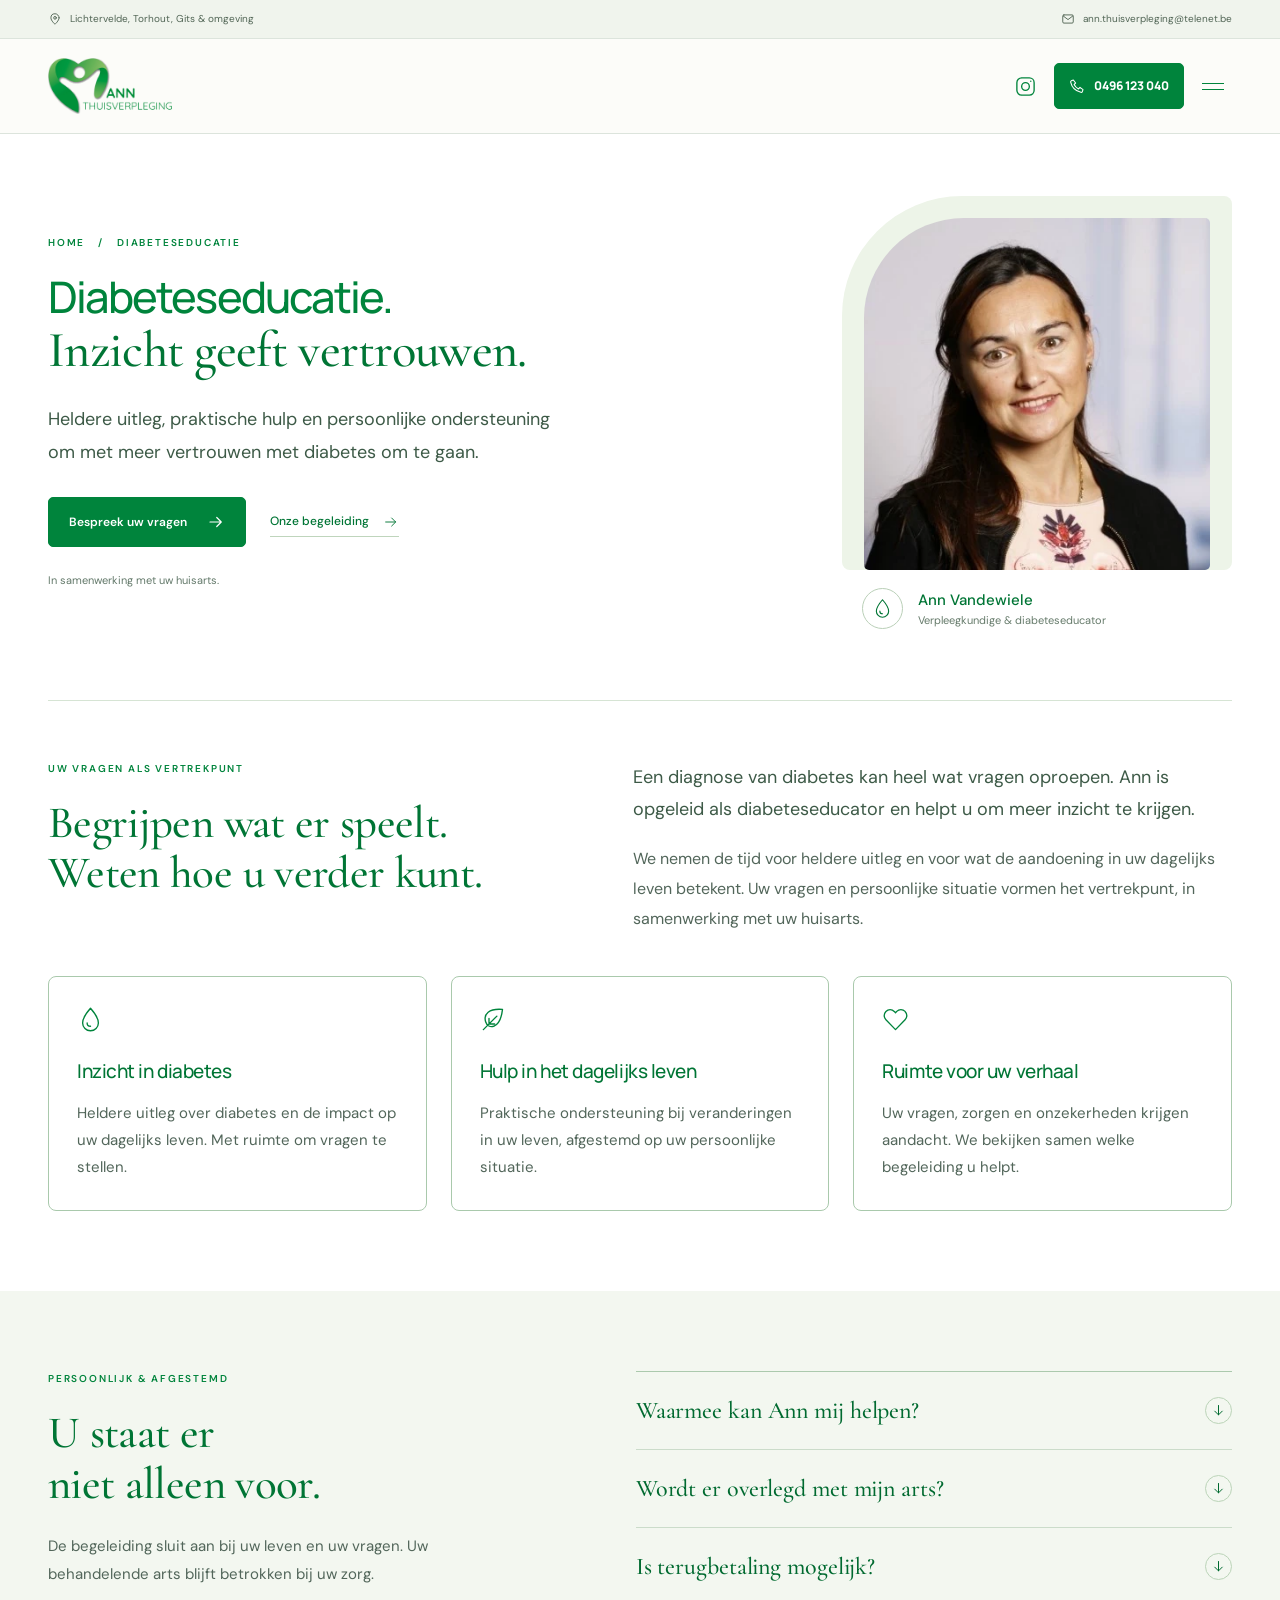
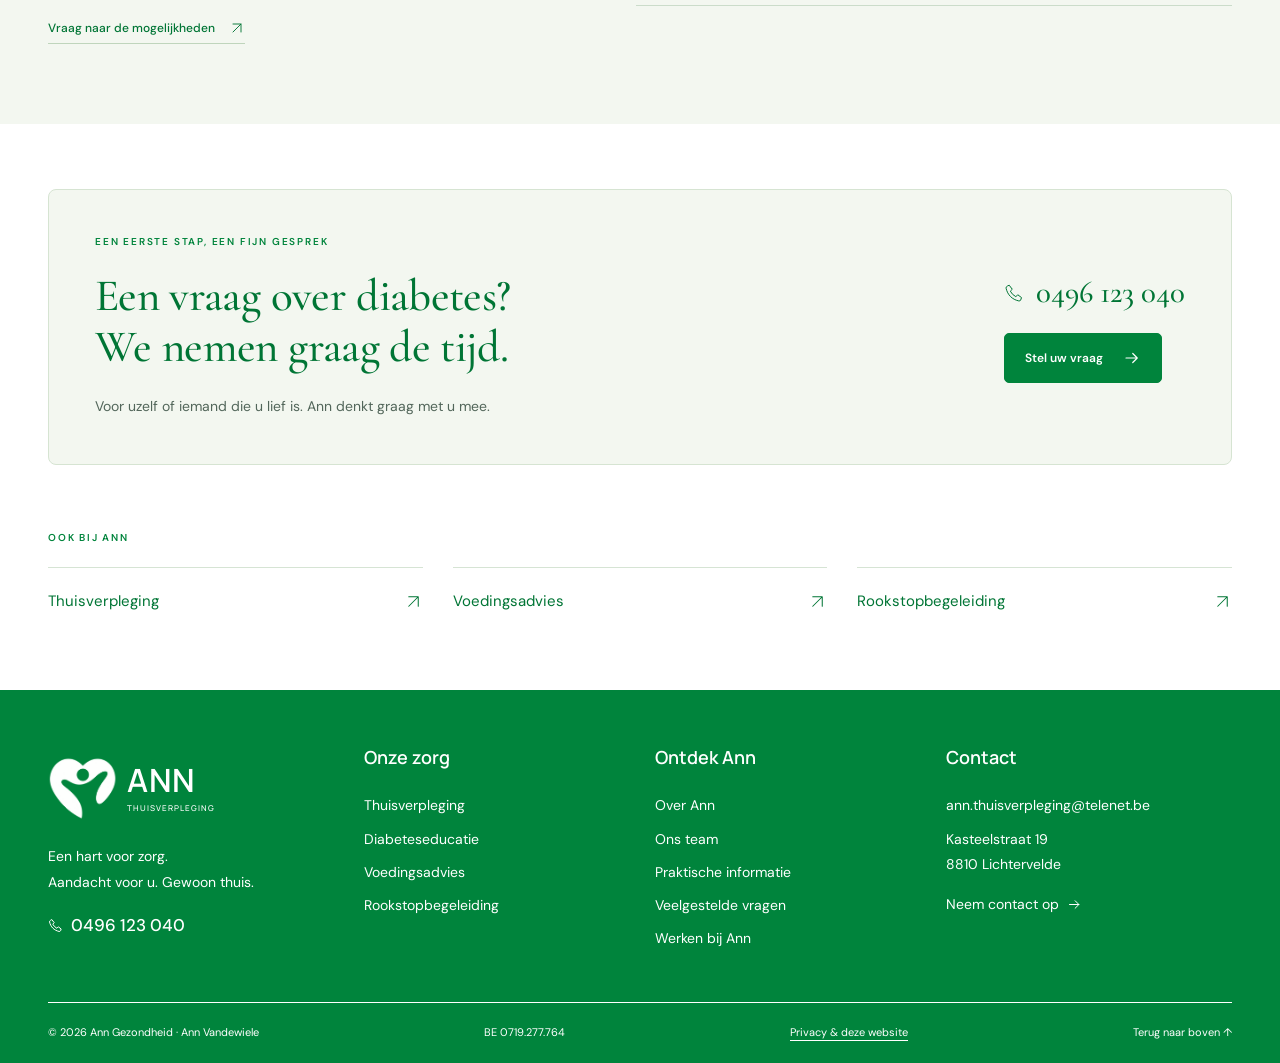
<file: diabeteseducatie.html>
<!DOCTYPE html>
<html lang="nl-BE"><head><meta charset="utf-8"><meta name="viewport" content="width=device-width, initial-scale=1"><meta name="theme-color" content="#00843c"><title>Diabeteseducatie | Ann Gezondheid</title><meta name="description" content="Heldere uitleg, praktische hulp en persoonlijke ondersteuning om met meer vertrouwen met diabetes om te gaan."><meta property="og:type" content="website"><meta property="og:locale" content="nl_BE"><meta property="og:title" content="Diabeteseducatie | Ann Gezondheid"><meta property="og:description" content="Heldere uitleg, praktische hulp en persoonlijke ondersteuning om met meer vertrouwen met diabetes om te gaan."><link rel="icon" href="assets/favicon.svg" type="image/svg+xml"><link rel="preload" href="assets/fonts/manrope-latin-400-normal.woff2" as="font" type="font/woff2" crossorigin><link rel="preload" href="assets/fonts/dm-sans-latin-400-normal.woff2" as="font" type="font/woff2" crossorigin><link rel="stylesheet" href="styles.css"><link rel="stylesheet" href="navigation.css"><link rel="stylesheet" href="pages.css"><script src="app.js" defer></script></head>
<body id="top" class="ann-page ann-diabetes"><svg class="icon-library" xmlns="http://www.w3.org/2000/svg" aria-hidden="true">
    <symbol id="i-arrow" viewBox="0 0 24 24"><path d="M4 12h15m-6-6 6 6-6 6"/></symbol>
    <symbol id="i-diagonal" viewBox="0 0 24 24"><path d="M6 18 18 6M6 6h12v12"/></symbol>
    <symbol id="i-phone" viewBox="0 0 24 24"><path d="m6.5 3 3.4 4.5-2.3 2.3a15 15 0 0 0 6.6 6.6l2.3-2.3L21 17.5l-1 3a2 2 0 0 1-2.3 1C9.7 19.7 4.3 14.3 2.5 6.3A2 2 0 0 1 3.5 4Z"/></symbol>
    <symbol id="i-heart" viewBox="0 0 24 24"><path d="M20.5 4.8a5.2 5.2 0 0 0-7.4 0L12 6l-1.1-1.2a5.2 5.2 0 0 0-7.4 7.4L12 21l8.5-8.8a5.2 5.2 0 0 0 0-7.4Z"/></symbol>
    <symbol id="i-home" viewBox="0 0 24 24"><path d="m3 10 9-7 9 7M5 9v12h14V9M9 21v-8h6v8"/></symbol>
    <symbol id="i-pin" viewBox="0 0 24 24"><path d="M19 10c0 5-7 11-7 11S5 15 5 10a7 7 0 1 1 14 0Z"/><circle cx="12" cy="10" r="2.3"/></symbol>
    <symbol id="i-check" viewBox="0 0 24 24"><path d="m5 12 4 4L19 6"/></symbol>
    <symbol id="i-mail" viewBox="0 0 24 24"><rect x="3" y="5" width="18" height="14" rx="2"/><path d="m4 7 8 6 8-6"/></symbol>
    <symbol id="i-leaf" viewBox="0 0 24 24"><path d="M20 3C8 2 3 7 5 14s13 7 15-11ZM3 21 15 9M8 16v-5m0 5h5"/></symbol>
    <symbol id="i-drop" viewBox="0 0 24 24"><path d="M12 2S5 10 5 15a7 7 0 0 0 14 0c0-5-7-13-7-13Z"/><path d="M9 15a3 3 0 0 0 3 3"/></symbol>
    <symbol id="i-sun" viewBox="0 0 24 24"><path d="M3 20h18M6 16a6 6 0 0 1 12 0M12 2v3M3.5 7.5l2 2m15-2-2 2M2 14h2m16 0h2"/></symbol>
    <symbol id="i-people" viewBox="0 0 24 24"><circle cx="9" cy="7" r="3"/><path d="M2 21v-3a7 7 0 0 1 14 0v3M16 4a3 3 0 0 1 0 6m3 11v-3a7 7 0 0 0-2-5"/></symbol>
    <symbol id="i-shield" viewBox="0 0 24 24"><path d="m12 2 8 3v6c0 5-4 9-8 11-4-2-8-6-8-11V5Z"/><path d="m8 12 3 3 5-6"/></symbol>
    <symbol id="i-close" viewBox="0 0 24 24"><path d="m6 6 12 12M6 18 18 6"/></symbol>
  <symbol id="i-instagram" viewBox="0 0 24 24"><rect x="3" y="3" width="18" height="18" rx="5"/><circle cx="12" cy="12" r="4"/><circle cx="17.5" cy="6.5" r=".75" fill="currentColor" stroke="none"/></symbol>
</svg><a class="skip-link" href="#inhoud">Naar de inhoud</a><div class="utility-bar"><div class="container"><p><svg class="icon" aria-hidden="true"><use href="#i-pin"/></svg>Lichtervelde, Torhout, Gits &amp; omgeving</p><a href="mailto:ann.thuisverpleging@telenet.be"><svg class="icon" aria-hidden="true"><use href="#i-mail"/></svg>ann.thuisverpleging@telenet.be</a></div></div><header class="site-header"><div class="container header-inner"><a class="brand" href="index.html" aria-label="Ann Gezondheid — startpagina"><img src="assets/logo.webp" alt="Ann Thuisverpleging" width="160" height="72"></a><nav class="main-nav" id="main-nav" aria-label="Hoofdnavigatie"><a href="index.html">Home</a><a href="thuisverpleging.html">Thuisverpleging</a><a href="diabeteseducatie.html" class="active" aria-current="page">Diabeteseducatie</a><a href="voedingsadvies.html">Voedingsadvies</a><a href="rookstopbegeleiding.html">Rookstopbegeleiding</a><a href="ons-team.html">Ons team</a><a href="contact.html">Contact</a></nav><div class="header-actions"><a class="header-instagram" href="https://www.instagram.com/" target="_blank" rel="noopener noreferrer" aria-label="Instagram openen (nieuw tabblad)"><svg class="icon" aria-hidden="true"><use href="#i-instagram"/></svg></a><a class="header-phone" href="tel:+32496123040" aria-label="Bel Ann op 0496 123 040"><svg class="icon" aria-hidden="true"><use href="#i-phone"/></svg><span class="phone-number">0496 123 040</span><span class="phone-short" aria-hidden="true">Bel Ann</span></a><button class="menu-toggle" type="button" aria-expanded="false" aria-controls="main-nav" aria-label="Menu openen"><span></span><span></span></button></div></div></header>
<main id="inhoud"><section class="ann-hero"><div class="container ann-hero-grid diabetes-hero-grid"><div class="ann-hero-copy"><p class="eyebrow ann-breadcrumb"><a href="index.html">Home</a><span aria-hidden="true">/</span>Diabeteseducatie</p><h1>Diabeteseducatie.<br><em>Inzicht geeft vertrouwen.</em></h1><p class="ann-lead">Heldere uitleg, praktische hulp en persoonlijke ondersteuning om met meer vertrouwen met diabetes om te gaan.</p><div class="ann-hero-actions"><a class="button button-primary" href="contact.html?zorg=Diabeteseducatie">Bespreek uw vragen<svg class="icon" aria-hidden="true"><use href="#i-arrow"/></svg></a><a class="ann-text-link" href="#begeleiding">Onze begeleiding <svg class="icon" aria-hidden="true"><use href="#i-arrow"/></svg></a></div><p class="ann-small-note">In samenwerking met uw huisarts.</p></div><figure class="ann-educator"><div class="ann-portrait-backdrop"><img src="assets/ann.webp" width="400" height="400" alt="Ann Vandewiele, verpleegkundige en diabeteseducator" fetchpriority="high"></div><figcaption><span class="ann-caption-icon"><svg class="icon" aria-hidden="true"><use href="#i-drop"/></svg></span><span><strong>Ann Vandewiele</strong><small>Verpleegkundige &amp; diabeteseducator</small></span></figcaption></figure></div></section>
<section class="ann-section ann-top-rule" id="begeleiding"><div class="container"><div class="ann-intro-grid"><div><p class="eyebrow">Uw vragen als vertrekpunt</p><h2>Begrijpen wat er speelt.<br>Weten hoe u verder kunt.</h2></div><div class="ann-reading"><p class="ann-lead">Een diagnose van diabetes kan heel wat vragen oproepen. Ann is opgeleid als diabeteseducator en helpt u om meer inzicht te krijgen.</p><p>We nemen de tijd voor heldere uitleg en voor wat de aandoening in uw dagelijks leven betekent. Uw vragen en persoonlijke situatie vormen het vertrekpunt, in samenwerking met uw huisarts.</p></div></div><div class="ann-three-cards"><article class="ann-info-card"><svg class="icon" aria-hidden="true"><use href="#i-drop"/></svg><h3>Inzicht in diabetes</h3><p>Heldere uitleg over diabetes en de impact op uw dagelijks leven. Met ruimte om vragen te stellen.</p></article><article class="ann-info-card"><svg class="icon" aria-hidden="true"><use href="#i-leaf"/></svg><h3>Hulp in het dagelijks leven</h3><p>Praktische ondersteuning bij veranderingen in uw leven, afgestemd op uw persoonlijke situatie.</p></article><article class="ann-info-card"><svg class="icon" aria-hidden="true"><use href="#i-heart"/></svg><h3>Ruimte voor uw verhaal</h3><p>Uw vragen, zorgen en onzekerheden krijgen aandacht. We bekijken samen welke begeleiding u helpt.</p></article></div></div></section>
<section class="ann-section ann-soft"><div class="container ann-split"><div><p class="eyebrow">Persoonlijk &amp; afgestemd</p><h2>U staat er<br>niet alleen voor.</h2><p class="ann-section-intro">De begeleiding sluit aan bij uw leven en uw vragen. Uw behandelende arts blijft betrokken bij uw zorg.</p><a class="ann-text-link" href="contact.html?zorg=Diabeteseducatie">Vraag naar de mogelijkheden <svg class="icon" aria-hidden="true"><use href="#i-diagonal"/></svg></a></div><div class="ann-faq"><details><summary>Waarmee kan Ann mij helpen?<svg class="icon" aria-hidden="true"><use href="#i-arrow"/></svg></summary><div><p>Met inzicht in diabetes, praktische ondersteuning bij veranderingen in uw dagelijks leven en ruimte voor uw vragen. We stemmen de begeleiding af op uw persoonlijke situatie.</p></div></details><details><summary>Wordt er overlegd met mijn arts?<svg class="icon" aria-hidden="true"><use href="#i-arrow"/></svg></summary><div><p>De begeleiding gebeurt in samenwerking met uw huisarts. Waar nodig worden vragen en aandachtspunten met uw behandelende arts afgestemd.</p></div></details><details><summary>Is terugbetaling mogelijk?<svg class="icon" aria-hidden="true"><use href="#i-arrow"/></svg></summary><div><p>Neem contact op om te bespreken welke begeleiding en eventuele terugbetaling voor u mogelijk zijn. Dit hangt af van uw persoonlijke situatie.</p></div></details></div></div></section><section class="ann-section ann-cta-section"><div class="container"><div class="ann-cta"><div><p class="eyebrow">Een eerste stap, een fijn gesprek</p><h2>Een vraag over diabetes?<br>We nemen graag de tijd.</h2><p>Voor uzelf of iemand die u lief is. Ann denkt graag met u mee.</p></div><div class="ann-cta-actions"><a class="ann-cta-phone" href="tel:+32496123040"><svg class="icon" aria-hidden="true"><use href="#i-phone"/></svg>0496 123 040</a><a class="button button-primary" href="contact.html?zorg=Diabeteseducatie">Stel uw vraag<svg class="icon" aria-hidden="true"><use href="#i-arrow"/></svg></a></div></div></div></section><section class="ann-related"><div class="container"><p class="eyebrow">Ook bij Ann</p><div class="ann-related-grid"><a href="thuisverpleging.html">Thuisverpleging<svg class="icon" aria-hidden="true"><use href="#i-diagonal"/></svg></a><a href="voedingsadvies.html">Voedingsadvies<svg class="icon" aria-hidden="true"><use href="#i-diagonal"/></svg></a><a href="rookstopbegeleiding.html">Rookstopbegeleiding<svg class="icon" aria-hidden="true"><use href="#i-diagonal"/></svg></a></div></div></section></main>
<footer class="site-footer"><div class="container"><div class="footer-main"><div class="footer-about"><a class="footer-brand" href="index.html" aria-label="Ann Thuisverpleging — startpagina"><span class="footer-mark" aria-hidden="true"></span><span class="footer-wordmark" aria-hidden="true">ANN<small>THUISVERPLEGING</small></span></a><p>Een hart voor zorg.<br>Aandacht voor u. Gewoon thuis.</p><a class="footer-phone" href="tel:+32496123040"><svg class="icon" aria-hidden="true"><use href="#i-phone"/></svg>0496 123 040</a></div><div><h2>Onze zorg</h2><a href="thuisverpleging.html">Thuisverpleging</a><a href="diabeteseducatie.html">Diabeteseducatie</a><a href="voedingsadvies.html">Voedingsadvies</a><a href="rookstopbegeleiding.html">Rookstopbegeleiding</a></div><div><h2>Ontdek Ann</h2><a href="over-ann.html">Over Ann</a><a href="ons-team.html">Ons team</a><a href="praktisch.html">Praktische informatie</a><a href="veelgestelde-vragen.html">Veelgestelde vragen</a><a href="vacature.html">Werken bij Ann</a></div><div><h2>Contact</h2><a href="mailto:ann.thuisverpleging@telenet.be">ann.thuisverpleging@telenet.be</a><p>Kasteelstraat 19<br>8810 Lichtervelde</p><a href="contact.html">Neem contact op <svg class="icon" aria-hidden="true"><use href="#i-arrow"/></svg></a></div></div><div class="footer-bottom"><span>© <span id="year">2026</span> Ann Gezondheid · Ann Vandewiele</span><span>BE 0719.277.764</span><button type="button" data-service="privacy" aria-haspopup="dialog">Privacy &amp; deze website</button><a href="#top">Terug naar boven ↑</a></div></div></footer>
<div class="mobile-contact"><a href="tel:+32496123040"><svg class="icon" aria-hidden="true"><use href="#i-phone"/></svg>Bel Ann</a><a href="contact.html">Stel uw vraag<svg class="icon" aria-hidden="true"><use href="#i-arrow"/></svg></a></div><dialog id="info-dialog" class="info-dialog" aria-labelledby="dialog-title"><button class="dialog-close" type="button" aria-label="Venster sluiten"><svg class="icon" aria-hidden="true"><use href="#i-close"/></svg></button><div id="dialog-content"></div></dialog><template id="content-privacy"><p class="eyebrow">Helder en eenvoudig</p><h2 id="dialog-title">Uw privacy<br><em>telt mee.</em></h2><h3>Wie zit achter deze website?</h3><p>Ann Gezondheid · Ann Vandewiele<br>Kasteelstraat 19, 8810 Lichtervelde<br>Ondernemingsnummer: BE 0719.277.764<br><a href="mailto:ann.thuisverpleging@telenet.be">ann.thuisverpleging@telenet.be</a></p><h3>Het contactformulier</h3><p>Het formulier maakt een e-mail klaar in uw eigen e-mailprogramma. Het verstuurt zelf niets en slaat uw invoer niet op de website op. U kiest zelf of u de e-mail verzendt. Deel via e-mail geen gevoelige medische informatie; bespreek die bij voorkeur rechtstreeks met Ann.</p><h3>Cookies en externe diensten</h3><p>Deze website gebruikt geen analytische of advertentiecookies en laadt geen externe lettertypen, kaarten of sociale widgets. Uw browser vraagt de pagina en bijbehorende bestanden wel op bij de hostingprovider. Of die provider technische loggegevens bewaart en hoelang, hangt af van de uiteindelijke hostinginstellingen.</p><h3>Vragen over uw gegevens?</h3><p>Neem rechtstreeks contact op met Ann. Zij kan u uitleg geven over de verwerking van uw e-mail en uw rechten. Deze toelichting gaat over de website; de verwerking van patiëntgegevens wordt afzonderlijk besproken.</p></template></body></html>
</file>
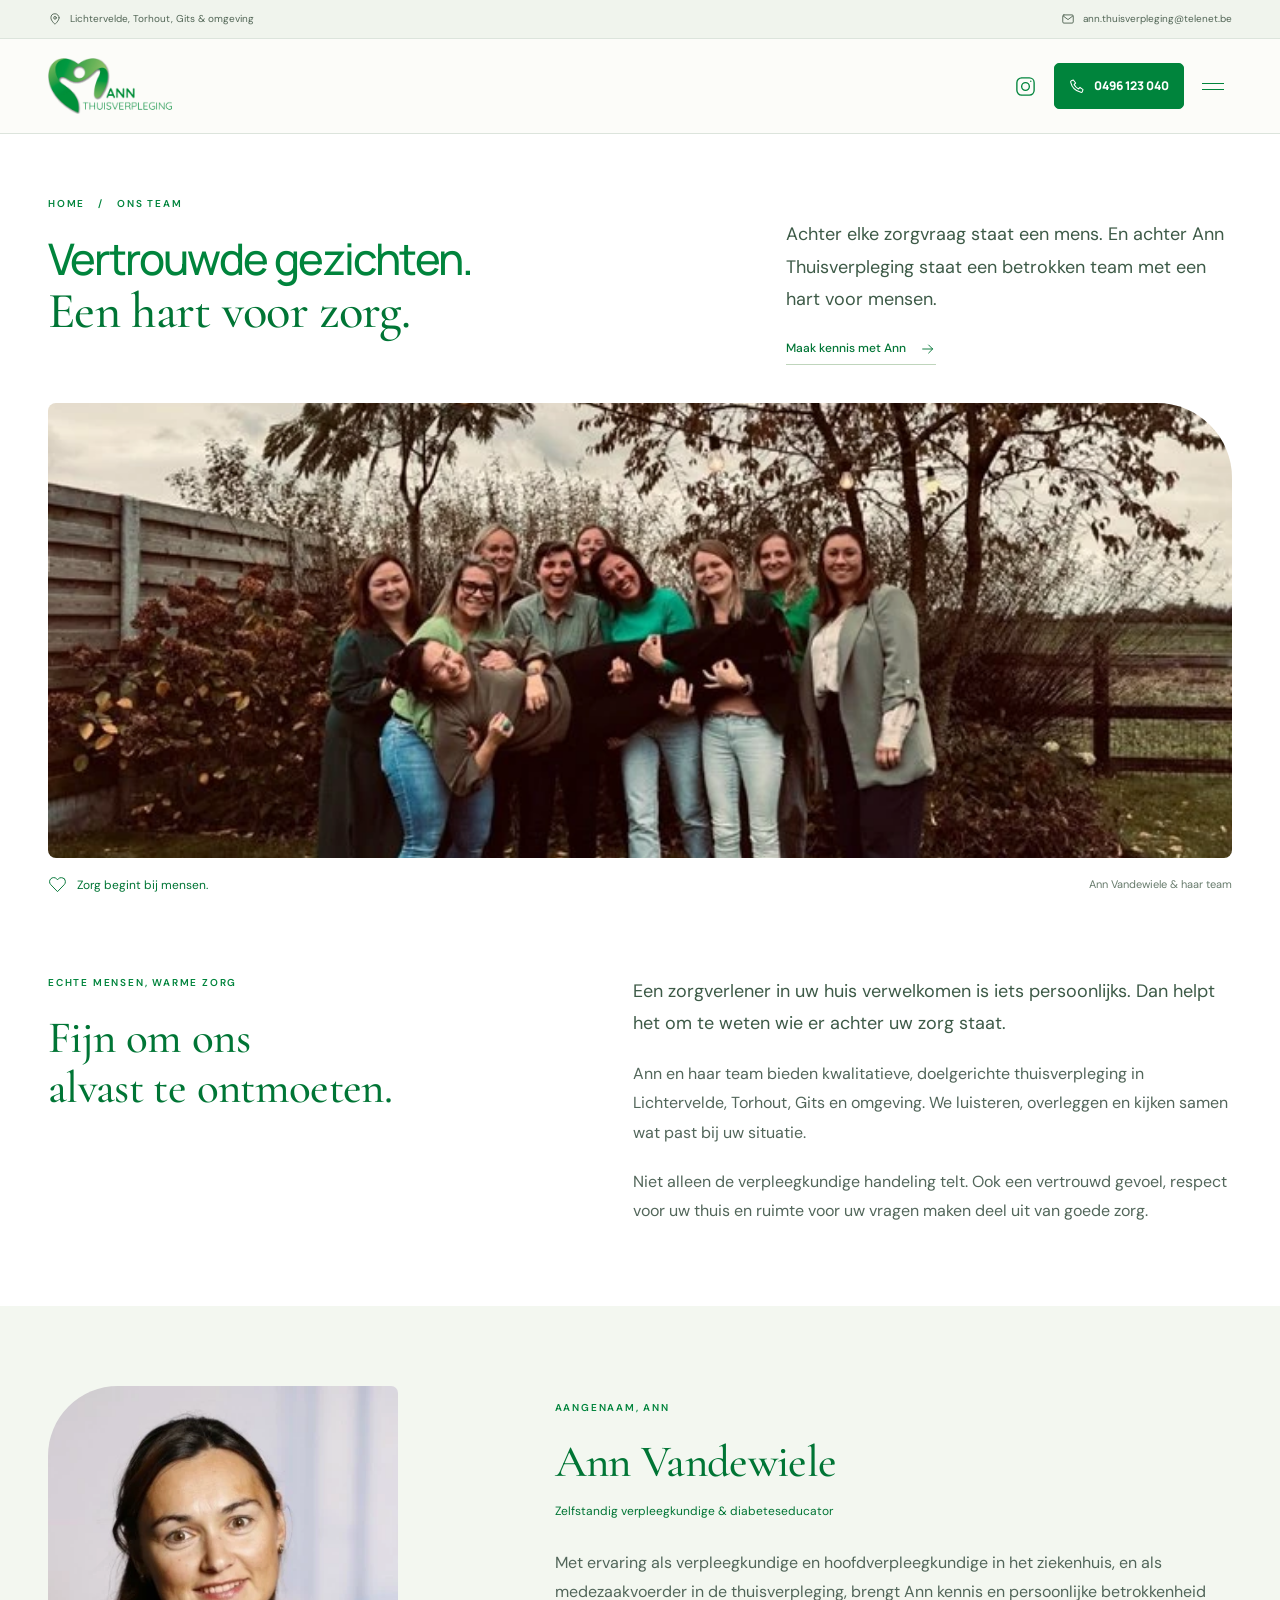
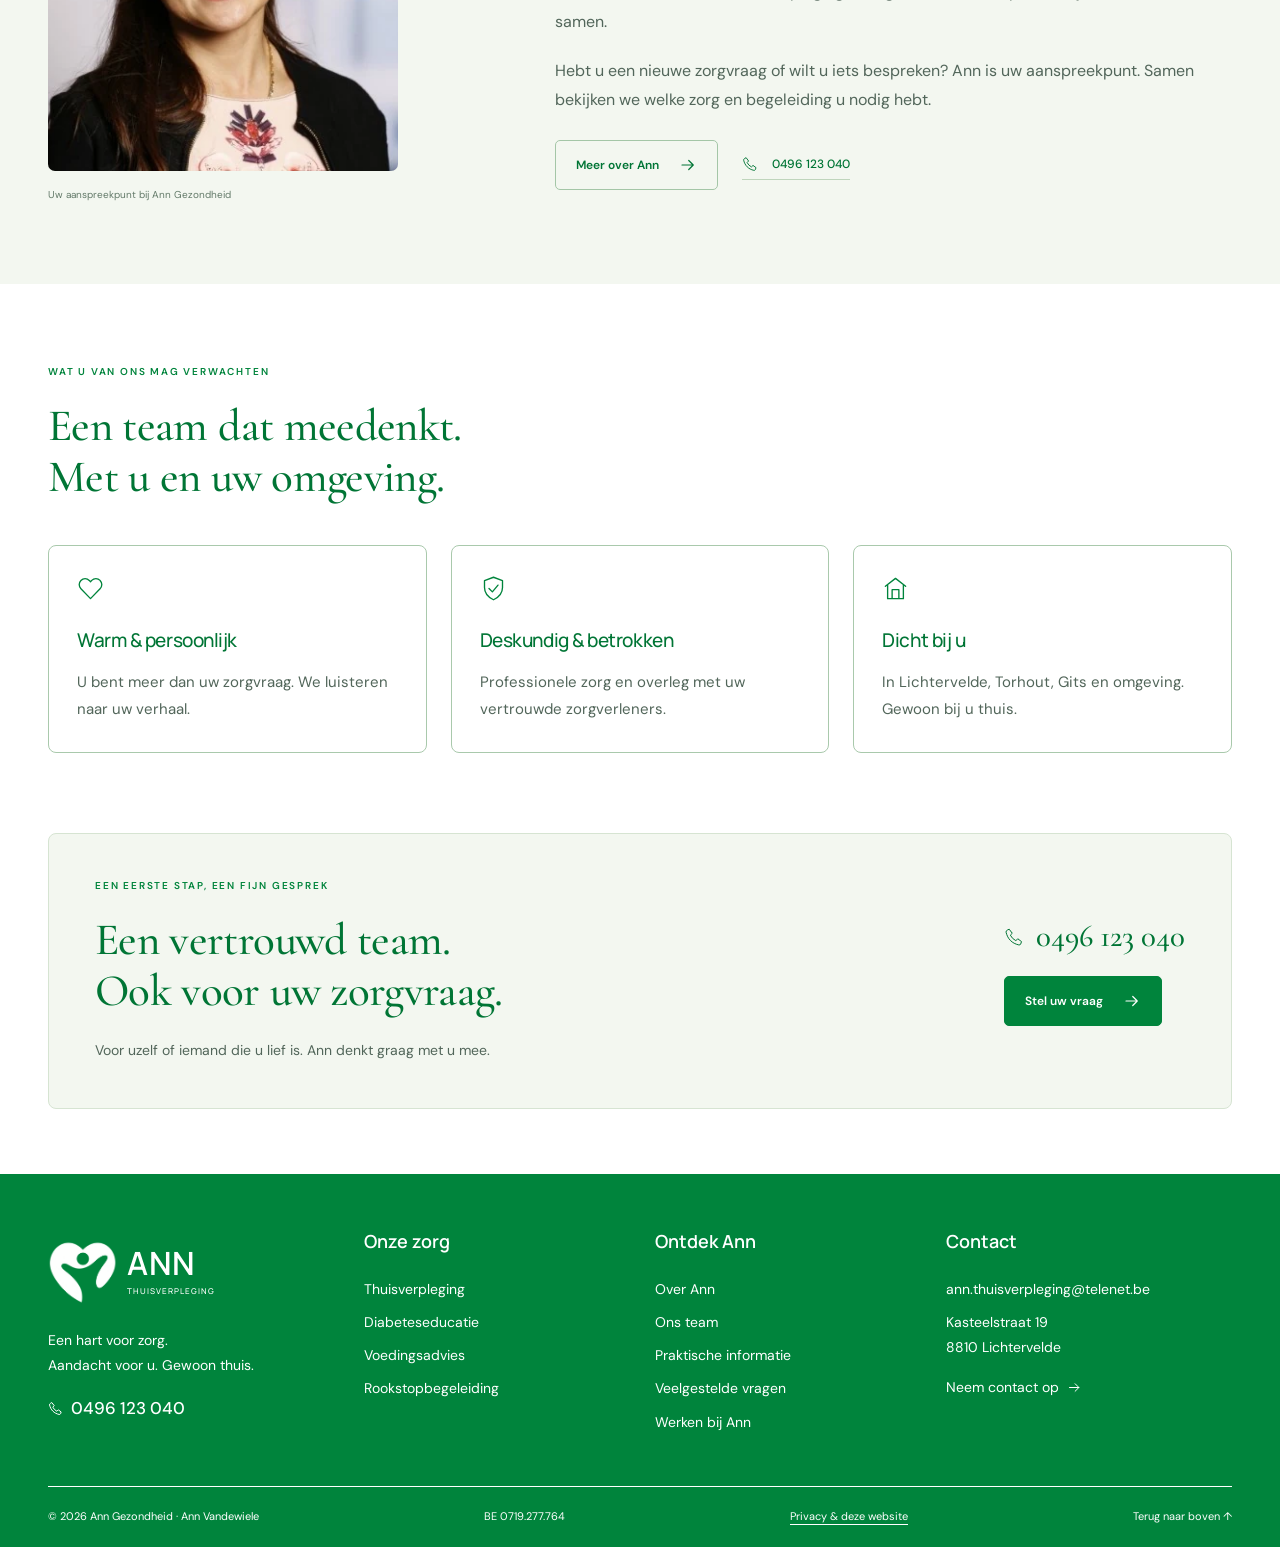
<file: ons-team.html>
<!DOCTYPE html>
<html lang="nl-BE"><head><meta charset="utf-8"><meta name="viewport" content="width=device-width, initial-scale=1"><meta name="theme-color" content="#00843c"><title>Ons team | Ann Gezondheid</title><meta name="description" content="Maak kennis met het betrokken team van Ann Thuisverpleging en uw aanspreekpunt Ann Vandewiele."><meta property="og:type" content="website"><meta property="og:locale" content="nl_BE"><meta property="og:title" content="Ons team | Ann Gezondheid"><meta property="og:description" content="Maak kennis met het betrokken team van Ann Thuisverpleging en uw aanspreekpunt Ann Vandewiele."><link rel="icon" href="assets/favicon.svg" type="image/svg+xml"><link rel="preload" href="assets/fonts/manrope-latin-400-normal.woff2" as="font" type="font/woff2" crossorigin><link rel="preload" href="assets/fonts/dm-sans-latin-400-normal.woff2" as="font" type="font/woff2" crossorigin><link rel="stylesheet" href="styles.css"><link rel="stylesheet" href="navigation.css"><link rel="stylesheet" href="pages.css"><script src="app.js" defer></script></head>
<body id="top" class="ann-page ann-team"><svg class="icon-library" xmlns="http://www.w3.org/2000/svg" aria-hidden="true">
    <symbol id="i-arrow" viewBox="0 0 24 24"><path d="M4 12h15m-6-6 6 6-6 6"/></symbol>
    <symbol id="i-diagonal" viewBox="0 0 24 24"><path d="M6 18 18 6M6 6h12v12"/></symbol>
    <symbol id="i-phone" viewBox="0 0 24 24"><path d="m6.5 3 3.4 4.5-2.3 2.3a15 15 0 0 0 6.6 6.6l2.3-2.3L21 17.5l-1 3a2 2 0 0 1-2.3 1C9.7 19.7 4.3 14.3 2.5 6.3A2 2 0 0 1 3.5 4Z"/></symbol>
    <symbol id="i-heart" viewBox="0 0 24 24"><path d="M20.5 4.8a5.2 5.2 0 0 0-7.4 0L12 6l-1.1-1.2a5.2 5.2 0 0 0-7.4 7.4L12 21l8.5-8.8a5.2 5.2 0 0 0 0-7.4Z"/></symbol>
    <symbol id="i-home" viewBox="0 0 24 24"><path d="m3 10 9-7 9 7M5 9v12h14V9M9 21v-8h6v8"/></symbol>
    <symbol id="i-pin" viewBox="0 0 24 24"><path d="M19 10c0 5-7 11-7 11S5 15 5 10a7 7 0 1 1 14 0Z"/><circle cx="12" cy="10" r="2.3"/></symbol>
    <symbol id="i-check" viewBox="0 0 24 24"><path d="m5 12 4 4L19 6"/></symbol>
    <symbol id="i-mail" viewBox="0 0 24 24"><rect x="3" y="5" width="18" height="14" rx="2"/><path d="m4 7 8 6 8-6"/></symbol>
    <symbol id="i-leaf" viewBox="0 0 24 24"><path d="M20 3C8 2 3 7 5 14s13 7 15-11ZM3 21 15 9M8 16v-5m0 5h5"/></symbol>
    <symbol id="i-drop" viewBox="0 0 24 24"><path d="M12 2S5 10 5 15a7 7 0 0 0 14 0c0-5-7-13-7-13Z"/><path d="M9 15a3 3 0 0 0 3 3"/></symbol>
    <symbol id="i-sun" viewBox="0 0 24 24"><path d="M3 20h18M6 16a6 6 0 0 1 12 0M12 2v3M3.5 7.5l2 2m15-2-2 2M2 14h2m16 0h2"/></symbol>
    <symbol id="i-people" viewBox="0 0 24 24"><circle cx="9" cy="7" r="3"/><path d="M2 21v-3a7 7 0 0 1 14 0v3M16 4a3 3 0 0 1 0 6m3 11v-3a7 7 0 0 0-2-5"/></symbol>
    <symbol id="i-shield" viewBox="0 0 24 24"><path d="m12 2 8 3v6c0 5-4 9-8 11-4-2-8-6-8-11V5Z"/><path d="m8 12 3 3 5-6"/></symbol>
    <symbol id="i-close" viewBox="0 0 24 24"><path d="m6 6 12 12M6 18 18 6"/></symbol>
  <symbol id="i-instagram" viewBox="0 0 24 24"><rect x="3" y="3" width="18" height="18" rx="5"/><circle cx="12" cy="12" r="4"/><circle cx="17.5" cy="6.5" r=".75" fill="currentColor" stroke="none"/></symbol>
</svg><a class="skip-link" href="#inhoud">Naar de inhoud</a><div class="utility-bar"><div class="container"><p><svg class="icon" aria-hidden="true"><use href="#i-pin"/></svg>Lichtervelde, Torhout, Gits &amp; omgeving</p><a href="mailto:ann.thuisverpleging@telenet.be"><svg class="icon" aria-hidden="true"><use href="#i-mail"/></svg>ann.thuisverpleging@telenet.be</a></div></div><header class="site-header"><div class="container header-inner"><a class="brand" href="index.html" aria-label="Ann Gezondheid — startpagina"><img src="assets/logo.webp" alt="Ann Thuisverpleging" width="160" height="72"></a><nav class="main-nav" id="main-nav" aria-label="Hoofdnavigatie"><a href="index.html">Home</a><a href="thuisverpleging.html">Thuisverpleging</a><a href="diabeteseducatie.html">Diabeteseducatie</a><a href="voedingsadvies.html">Voedingsadvies</a><a href="rookstopbegeleiding.html">Rookstopbegeleiding</a><a href="ons-team.html" class="active" aria-current="page">Ons team</a><a href="contact.html">Contact</a></nav><div class="header-actions"><a class="header-instagram" href="https://www.instagram.com/" target="_blank" rel="noopener noreferrer" aria-label="Instagram openen (nieuw tabblad)"><svg class="icon" aria-hidden="true"><use href="#i-instagram"/></svg></a><a class="header-phone" href="tel:+32496123040" aria-label="Bel Ann op 0496 123 040"><svg class="icon" aria-hidden="true"><use href="#i-phone"/></svg><span class="phone-number">0496 123 040</span><span class="phone-short" aria-hidden="true">Bel Ann</span></a><button class="menu-toggle" type="button" aria-expanded="false" aria-controls="main-nav" aria-label="Menu openen"><span></span><span></span></button></div></div></header>
<main id="inhoud"><section class="ann-hero ann-team-hero"><div class="container"><div class="ann-team-intro"><div><p class="eyebrow ann-breadcrumb"><a href="index.html">Home</a><span aria-hidden="true">/</span>Ons team</p><h1>Vertrouwde gezichten.<br><em>Een hart voor zorg.</em></h1></div><div><p class="ann-lead">Achter elke zorgvraag staat een mens. En achter Ann Thuisverpleging staat een betrokken team met een hart voor mensen.</p><a class="ann-text-link" href="#ontmoet-ann">Maak kennis met Ann <svg class="icon" aria-hidden="true"><use href="#i-arrow"/></svg></a></div></div><figure class="ann-team-photo"><img src="assets/team.webp" alt="Ann Vandewiele en haar team samen in de tuin" width="700" height="525" fetchpriority="high"><figcaption><svg class="icon" aria-hidden="true"><use href="#i-heart"/></svg>Zorg begint bij mensen. <span>Ann Vandewiele &amp; haar team</span></figcaption></figure></div></section>
<section class="ann-section"><div class="container ann-intro-grid"><div><p class="eyebrow">Echte mensen, warme zorg</p><h2>Fijn om ons<br>alvast te ontmoeten.</h2></div><div class="ann-reading"><p class="ann-lead">Een zorgverlener in uw huis verwelkomen is iets persoonlijks. Dan helpt het om te weten wie er achter uw zorg staat.</p><p>Ann en haar team bieden kwalitatieve, doelgerichte thuisverpleging in Lichtervelde, Torhout, Gits en omgeving. We luisteren, overleggen en kijken samen wat past bij uw situatie.</p><p>Niet alleen de verpleegkundige handeling telt. Ook een vertrouwd gevoel, respect voor uw thuis en ruimte voor uw vragen maken deel uit van goede zorg.</p></div></div></section>
<section class="ann-section ann-soft" id="ontmoet-ann"><div class="container ann-profile"><figure><img src="assets/ann.webp" alt="Ann Vandewiele, zelfstandig verpleegkundige en diabeteseducator" width="400" height="400" loading="lazy"><figcaption>Uw aanspreekpunt bij Ann Gezondheid</figcaption></figure><div class="ann-reading"><p class="eyebrow">Aangenaam, Ann</p><h2>Ann Vandewiele</h2><p class="ann-role">Zelfstandig verpleegkundige &amp; diabeteseducator</p><p>Met ervaring als verpleegkundige en hoofdverpleegkundige in het ziekenhuis, en als medezaakvoerder in de thuisverpleging, brengt Ann kennis en persoonlijke betrokkenheid samen.</p><p>Hebt u een nieuwe zorgvraag of wilt u iets bespreken? Ann is uw aanspreekpunt. Samen bekijken we welke zorg en begeleiding u nodig hebt.</p><div class="ann-inline-actions"><a class="button button-outline" href="over-ann.html">Meer over Ann<svg class="icon" aria-hidden="true"><use href="#i-arrow"/></svg></a><a class="ann-text-link" href="tel:+32496123040"><svg class="icon" aria-hidden="true"><use href="#i-phone"/></svg>0496 123 040</a></div></div></div></section>
<section class="ann-section"><div class="container"><div class="ann-heading"><p class="eyebrow">Wat u van ons mag verwachten</p><h2>Een team dat meedenkt.<br>Met u en uw omgeving.</h2></div><div class="ann-three-cards"><article class="ann-info-card"><svg class="icon" aria-hidden="true"><use href="#i-heart"/></svg><h3>Warm &amp; persoonlijk</h3><p>U bent meer dan uw zorgvraag. We luisteren naar uw verhaal.</p></article><article class="ann-info-card"><svg class="icon" aria-hidden="true"><use href="#i-shield"/></svg><h3>Deskundig &amp; betrokken</h3><p>Professionele zorg en overleg met uw vertrouwde zorgverleners.</p></article><article class="ann-info-card"><svg class="icon" aria-hidden="true"><use href="#i-home"/></svg><h3>Dicht bij u</h3><p>In Lichtervelde, Torhout, Gits en omgeving. Gewoon bij u thuis.</p></article></div></div></section><section class="ann-section ann-cta-section"><div class="container"><div class="ann-cta"><div><p class="eyebrow">Een eerste stap, een fijn gesprek</p><h2>Een vertrouwd team.<br>Ook voor uw zorgvraag.</h2><p>Voor uzelf of iemand die u lief is. Ann denkt graag met u mee.</p></div><div class="ann-cta-actions"><a class="ann-cta-phone" href="tel:+32496123040"><svg class="icon" aria-hidden="true"><use href="#i-phone"/></svg>0496 123 040</a><a class="button button-primary" href="contact.html">Stel uw vraag<svg class="icon" aria-hidden="true"><use href="#i-arrow"/></svg></a></div></div></div></section></main>
<footer class="site-footer"><div class="container"><div class="footer-main"><div class="footer-about"><a class="footer-brand" href="index.html" aria-label="Ann Thuisverpleging — startpagina"><span class="footer-mark" aria-hidden="true"></span><span class="footer-wordmark" aria-hidden="true">ANN<small>THUISVERPLEGING</small></span></a><p>Een hart voor zorg.<br>Aandacht voor u. Gewoon thuis.</p><a class="footer-phone" href="tel:+32496123040"><svg class="icon" aria-hidden="true"><use href="#i-phone"/></svg>0496 123 040</a></div><div><h2>Onze zorg</h2><a href="thuisverpleging.html">Thuisverpleging</a><a href="diabeteseducatie.html">Diabeteseducatie</a><a href="voedingsadvies.html">Voedingsadvies</a><a href="rookstopbegeleiding.html">Rookstopbegeleiding</a></div><div><h2>Ontdek Ann</h2><a href="over-ann.html">Over Ann</a><a href="ons-team.html">Ons team</a><a href="praktisch.html">Praktische informatie</a><a href="veelgestelde-vragen.html">Veelgestelde vragen</a><a href="vacature.html">Werken bij Ann</a></div><div><h2>Contact</h2><a href="mailto:ann.thuisverpleging@telenet.be">ann.thuisverpleging@telenet.be</a><p>Kasteelstraat 19<br>8810 Lichtervelde</p><a href="contact.html">Neem contact op <svg class="icon" aria-hidden="true"><use href="#i-arrow"/></svg></a></div></div><div class="footer-bottom"><span>© <span id="year">2026</span> Ann Gezondheid · Ann Vandewiele</span><span>BE 0719.277.764</span><button type="button" data-service="privacy" aria-haspopup="dialog">Privacy &amp; deze website</button><a href="#top">Terug naar boven ↑</a></div></div></footer>
<div class="mobile-contact"><a href="tel:+32496123040"><svg class="icon" aria-hidden="true"><use href="#i-phone"/></svg>Bel Ann</a><a href="contact.html">Stel uw vraag<svg class="icon" aria-hidden="true"><use href="#i-arrow"/></svg></a></div><dialog id="info-dialog" class="info-dialog" aria-labelledby="dialog-title"><button class="dialog-close" type="button" aria-label="Venster sluiten"><svg class="icon" aria-hidden="true"><use href="#i-close"/></svg></button><div id="dialog-content"></div></dialog><template id="content-privacy"><p class="eyebrow">Helder en eenvoudig</p><h2 id="dialog-title">Uw privacy<br><em>telt mee.</em></h2><h3>Wie zit achter deze website?</h3><p>Ann Gezondheid · Ann Vandewiele<br>Kasteelstraat 19, 8810 Lichtervelde<br>Ondernemingsnummer: BE 0719.277.764<br><a href="mailto:ann.thuisverpleging@telenet.be">ann.thuisverpleging@telenet.be</a></p><h3>Het contactformulier</h3><p>Het formulier maakt een e-mail klaar in uw eigen e-mailprogramma. Het verstuurt zelf niets en slaat uw invoer niet op de website op. U kiest zelf of u de e-mail verzendt. Deel via e-mail geen gevoelige medische informatie; bespreek die bij voorkeur rechtstreeks met Ann.</p><h3>Cookies en externe diensten</h3><p>Deze website gebruikt geen analytische of advertentiecookies en laadt geen externe lettertypen, kaarten of sociale widgets. Uw browser vraagt de pagina en bijbehorende bestanden wel op bij de hostingprovider. Of die provider technische loggegevens bewaart en hoelang, hangt af van de uiteindelijke hostinginstellingen.</p><h3>Vragen over uw gegevens?</h3><p>Neem rechtstreeks contact op met Ann. Zij kan u uitleg geven over de verwerking van uw e-mail en uw rechten. Deze toelichting gaat over de website; de verwerking van patiëntgegevens wordt afzonderlijk besproken.</p></template></body></html>
</file>
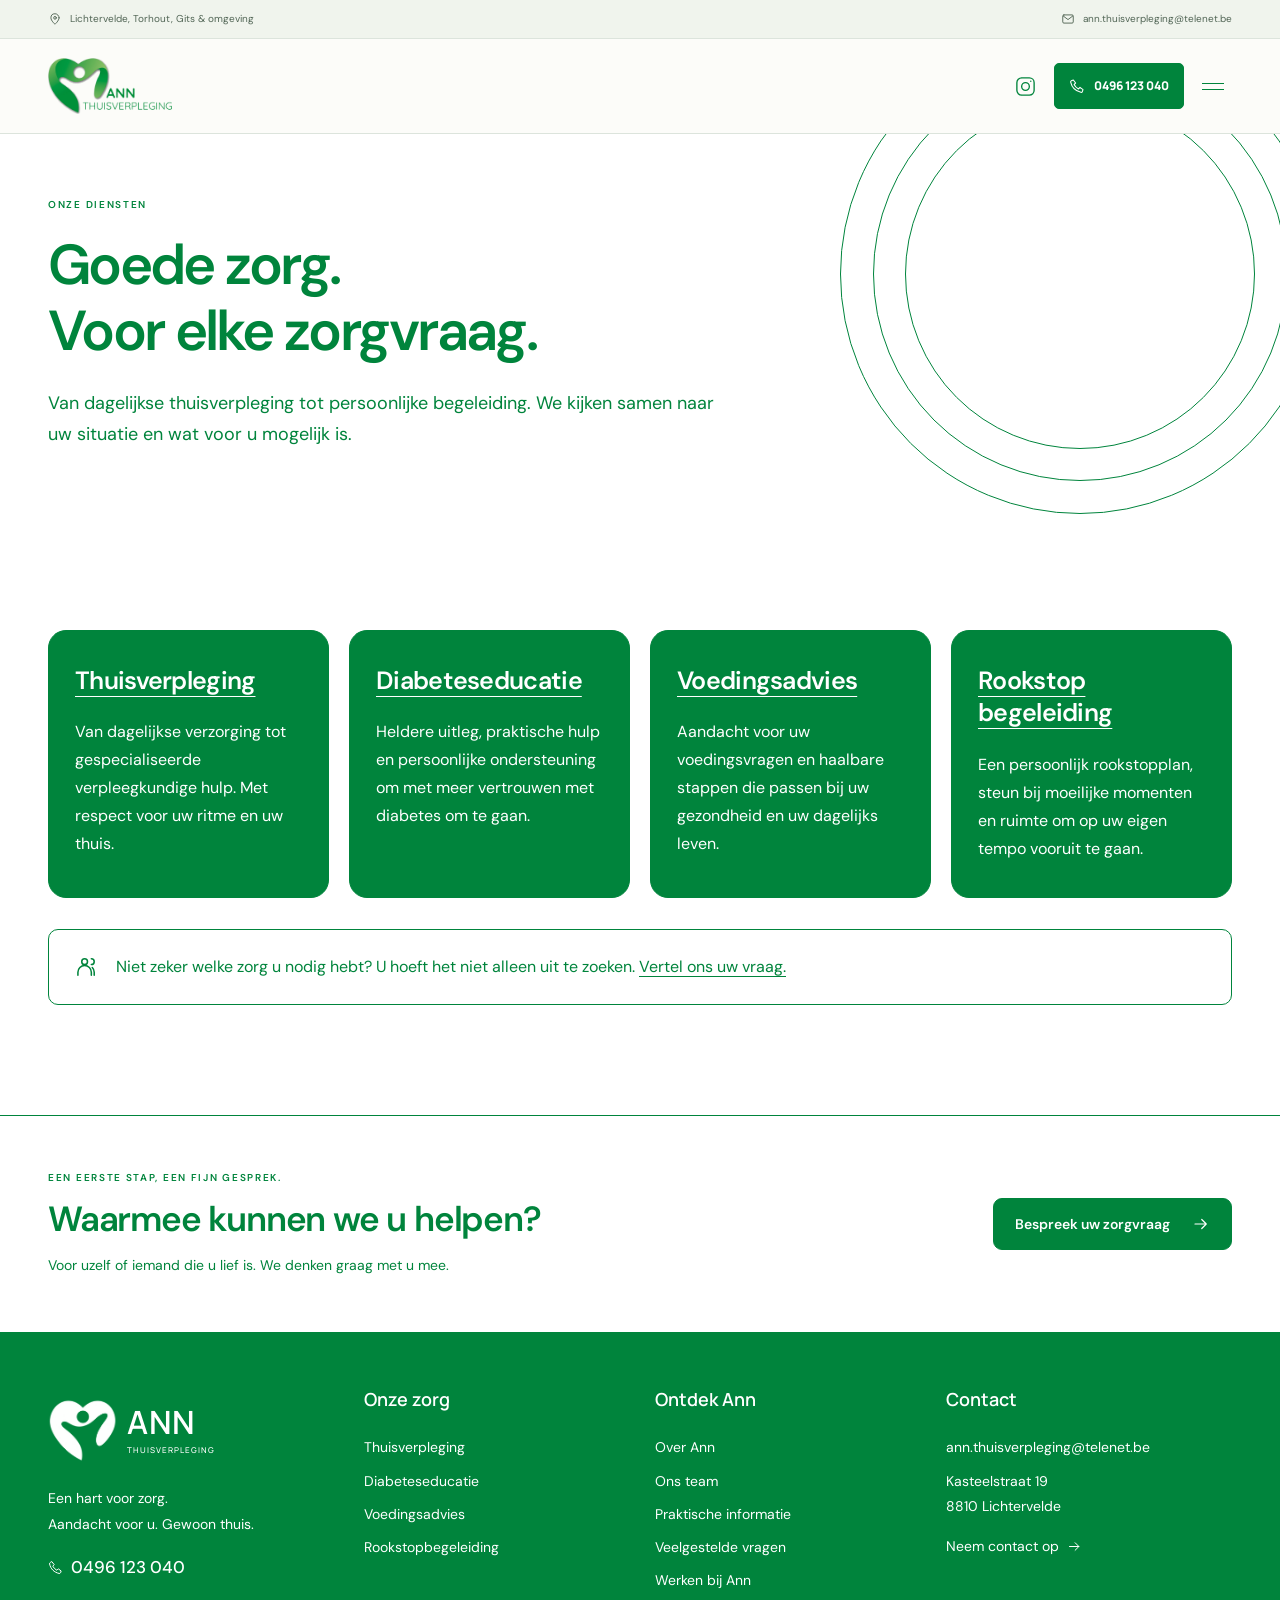
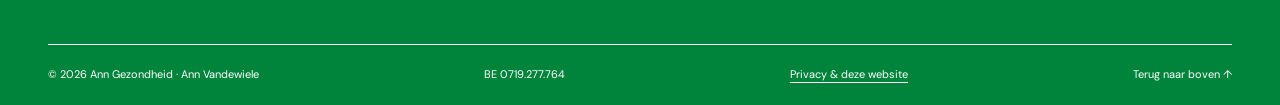
<file: onze-zorg.html>
<!DOCTYPE html>
<html lang="nl-BE"><head><meta charset="utf-8"><meta name="viewport" content="width=device-width, initial-scale=1"><meta name="theme-color" content="#00843c"><title>Onze zorg | Ann Gezondheid</title><meta name="description" content="Thuisverpleging, diabeteseducatie, voedingsadvies en rookstopbegeleiding bij Ann Gezondheid. Ontdek onze persoonlijke zorg."><meta property="og:type" content="website"><meta property="og:locale" content="nl_BE"><meta property="og:title" content="Onze zorg | Ann Gezondheid"><meta property="og:description" content="Thuisverpleging, diabeteseducatie, voedingsadvies en rookstopbegeleiding bij Ann Gezondheid. Ontdek onze persoonlijke zorg."><link rel="icon" href="assets/favicon.svg" type="image/svg+xml"><link rel="preload" href="assets/fonts/manrope-latin-400-normal.woff2" as="font" type="font/woff2" crossorigin><link rel="preload" href="assets/fonts/dm-sans-latin-400-normal.woff2" as="font" type="font/woff2" crossorigin><link rel="stylesheet" href="styles.css"><link rel="stylesheet" href="navigation.css"><script src="app.js" defer></script></head>
<body id="top"><svg class="icon-library" xmlns="http://www.w3.org/2000/svg" aria-hidden="true">
    <symbol id="i-arrow" viewBox="0 0 24 24"><path d="M4 12h15m-6-6 6 6-6 6"/></symbol>
    <symbol id="i-diagonal" viewBox="0 0 24 24"><path d="M6 18 18 6M6 6h12v12"/></symbol>
    <symbol id="i-phone" viewBox="0 0 24 24"><path d="m6.5 3 3.4 4.5-2.3 2.3a15 15 0 0 0 6.6 6.6l2.3-2.3L21 17.5l-1 3a2 2 0 0 1-2.3 1C9.7 19.7 4.3 14.3 2.5 6.3A2 2 0 0 1 3.5 4Z"/></symbol>
    <symbol id="i-heart" viewBox="0 0 24 24"><path d="M20.5 4.8a5.2 5.2 0 0 0-7.4 0L12 6l-1.1-1.2a5.2 5.2 0 0 0-7.4 7.4L12 21l8.5-8.8a5.2 5.2 0 0 0 0-7.4Z"/></symbol>
    <symbol id="i-home" viewBox="0 0 24 24"><path d="m3 10 9-7 9 7M5 9v12h14V9M9 21v-8h6v8"/></symbol>
    <symbol id="i-pin" viewBox="0 0 24 24"><path d="M19 10c0 5-7 11-7 11S5 15 5 10a7 7 0 1 1 14 0Z"/><circle cx="12" cy="10" r="2.3"/></symbol>
    <symbol id="i-check" viewBox="0 0 24 24"><path d="m5 12 4 4L19 6"/></symbol>
    <symbol id="i-mail" viewBox="0 0 24 24"><rect x="3" y="5" width="18" height="14" rx="2"/><path d="m4 7 8 6 8-6"/></symbol>
    <symbol id="i-leaf" viewBox="0 0 24 24"><path d="M20 3C8 2 3 7 5 14s13 7 15-11ZM3 21 15 9M8 16v-5m0 5h5"/></symbol>
    <symbol id="i-drop" viewBox="0 0 24 24"><path d="M12 2S5 10 5 15a7 7 0 0 0 14 0c0-5-7-13-7-13Z"/><path d="M9 15a3 3 0 0 0 3 3"/></symbol>
    <symbol id="i-sun" viewBox="0 0 24 24"><path d="M3 20h18M6 16a6 6 0 0 1 12 0M12 2v3M3.5 7.5l2 2m15-2-2 2M2 14h2m16 0h2"/></symbol>
    <symbol id="i-people" viewBox="0 0 24 24"><circle cx="9" cy="7" r="3"/><path d="M2 21v-3a7 7 0 0 1 14 0v3M16 4a3 3 0 0 1 0 6m3 11v-3a7 7 0 0 0-2-5"/></symbol>
    <symbol id="i-shield" viewBox="0 0 24 24"><path d="m12 2 8 3v6c0 5-4 9-8 11-4-2-8-6-8-11V5Z"/><path d="m8 12 3 3 5-6"/></symbol>
    <symbol id="i-close" viewBox="0 0 24 24"><path d="m6 6 12 12M6 18 18 6"/></symbol>
  <symbol id="i-instagram" viewBox="0 0 24 24"><rect x="3" y="3" width="18" height="18" rx="5"/><circle cx="12" cy="12" r="4"/><circle cx="17.5" cy="6.5" r=".75" fill="currentColor" stroke="none"/></symbol>
</svg><a class="skip-link" href="#inhoud">Naar de inhoud</a><div class="utility-bar"><div class="container"><p><svg class="icon" aria-hidden="true"><use href="#i-pin"/></svg>Lichtervelde, Torhout, Gits &amp; omgeving</p><a href="mailto:ann.thuisverpleging@telenet.be"><svg class="icon" aria-hidden="true"><use href="#i-mail"/></svg>ann.thuisverpleging@telenet.be</a></div></div><header class="site-header"><div class="container header-inner"><a class="brand" href="index.html" aria-label="Ann Gezondheid — startpagina"><img src="assets/logo.webp" alt="Ann Thuisverpleging" width="160" height="72"></a><nav class="main-nav" id="main-nav" aria-label="Hoofdnavigatie"><a href="index.html">Home</a><a href="thuisverpleging.html">Thuisverpleging</a><a href="diabeteseducatie.html">Diabeteseducatie</a><a href="voedingsadvies.html">Voedingsadvies</a><a href="rookstopbegeleiding.html">Rookstopbegeleiding</a><a href="ons-team.html">Ons team</a><a href="contact.html">Contact</a></nav><div class="header-actions"><a class="header-instagram" href="https://www.instagram.com/" target="_blank" rel="noopener noreferrer" aria-label="Instagram openen (nieuw tabblad)"><svg class="icon" aria-hidden="true"><use href="#i-instagram"/></svg></a><a class="header-phone" href="tel:+32496123040" aria-label="Bel Ann op 0496 123 040"><svg class="icon" aria-hidden="true"><use href="#i-phone"/></svg><span class="phone-number">0496 123 040</span><span class="phone-short" aria-hidden="true">Bel Ann</span></a><button class="menu-toggle" type="button" aria-expanded="false" aria-controls="main-nav" aria-label="Menu openen"><span></span><span></span></button></div></div></header>
<main id="inhoud"><section class="page-hero"><div class="container"><p class="eyebrow">Onze diensten</p><h1>Goede zorg.<br><span>Voor elke zorgvraag.</span></h1><p class="page-lead">Van dagelijkse thuisverpleging tot persoonlijke begeleiding. We kijken samen naar uw situatie en wat voor u mogelijk is.</p></div><span class="hero-ring" aria-hidden="true"></span></section><section class="section"><div class="container"><div class="service-grid"><a class="service-card" href="thuisverpleging.html" aria-labelledby="card-thuis"><h3 id="card-thuis">Thuisverpleging</h3><p>Van dagelijkse verzorging tot gespecialiseerde verpleegkundige hulp. Met respect voor uw ritme en uw thuis.</p></a><a class="service-card" href="diabeteseducatie.html" aria-labelledby="card-diabetes"><h3 id="card-diabetes">Diabeteseducatie</h3><p>Heldere uitleg, praktische hulp en persoonlijke ondersteuning om met meer vertrouwen met diabetes om te gaan.</p></a><a class="service-card" href="voedingsadvies.html" aria-labelledby="card-voeding"><h3 id="card-voeding">Voedingsadvies</h3><p>Aandacht voor uw voedingsvragen en haalbare stappen die passen bij uw gezondheid en uw dagelijks leven.</p></a><a class="service-card" href="rookstopbegeleiding.html" aria-labelledby="card-rookstop"><h3 id="card-rookstop">Rookstop<wbr>begeleiding</h3><p>Een persoonlijk rookstopplan, steun bij moeilijke momenten en ruimte om op uw eigen tempo vooruit te gaan.</p></a></div><div class="info-note"><svg class="icon" aria-hidden="true"><use href="#i-people"/></svg><p>Niet zeker welke zorg u nodig hebt? U hoeft het niet alleen uit te zoeken. <a href="contact.html">Vertel ons uw vraag.</a></p></div></div></section><section class="contact-banner"><div class="container"><div><p class="eyebrow">Een eerste stap, een fijn gesprek.</p><h2>Waarmee kunnen we <span>u helpen?</span></h2><p>Voor uzelf of iemand die u lief is. We denken graag met u mee.</p></div><a class="button button-primary" href="contact.html">Bespreek uw zorgvraag<svg class="icon" aria-hidden="true"><use href="#i-arrow"/></svg></a></div></section></main>
<footer class="site-footer"><div class="container"><div class="footer-main"><div class="footer-about"><a class="footer-brand" href="index.html" aria-label="Ann Thuisverpleging — startpagina"><span class="footer-mark" aria-hidden="true"></span><span class="footer-wordmark" aria-hidden="true">ANN<small>THUISVERPLEGING</small></span></a><p>Een hart voor zorg.<br>Aandacht voor u. Gewoon thuis.</p><a class="footer-phone" href="tel:+32496123040"><svg class="icon" aria-hidden="true"><use href="#i-phone"/></svg>0496 123 040</a></div><div><h2>Onze zorg</h2><a href="thuisverpleging.html">Thuisverpleging</a><a href="diabeteseducatie.html">Diabeteseducatie</a><a href="voedingsadvies.html">Voedingsadvies</a><a href="rookstopbegeleiding.html">Rookstopbegeleiding</a></div><div><h2>Ontdek Ann</h2><a href="over-ann.html">Over Ann</a><a href="ons-team.html">Ons team</a><a href="praktisch.html">Praktische informatie</a><a href="veelgestelde-vragen.html">Veelgestelde vragen</a><a href="vacature.html">Werken bij Ann</a></div><div><h2>Contact</h2><a href="mailto:ann.thuisverpleging@telenet.be">ann.thuisverpleging@telenet.be</a><p>Kasteelstraat 19<br>8810 Lichtervelde</p><a href="contact.html">Neem contact op <svg class="icon" aria-hidden="true"><use href="#i-arrow"/></svg></a></div></div><div class="footer-bottom"><span>© <span id="year">2026</span> Ann Gezondheid · Ann Vandewiele</span><span>BE 0719.277.764</span><button type="button" data-service="privacy" aria-haspopup="dialog">Privacy &amp; deze website</button><a href="#top">Terug naar boven ↑</a></div></div></footer>
<div class="mobile-contact"><a href="tel:+32496123040"><svg class="icon" aria-hidden="true"><use href="#i-phone"/></svg>Bel Ann</a><a href="contact.html">Stel uw vraag<svg class="icon" aria-hidden="true"><use href="#i-arrow"/></svg></a></div><dialog id="info-dialog" class="info-dialog" aria-labelledby="dialog-title"><button class="dialog-close" type="button" aria-label="Venster sluiten"><svg class="icon" aria-hidden="true"><use href="#i-close"/></svg></button><div id="dialog-content"></div></dialog><template id="content-privacy"><p class="eyebrow">Helder en eenvoudig</p><h2 id="dialog-title">Uw privacy<br><em>telt mee.</em></h2><h3>Wie zit achter deze website?</h3><p>Ann Gezondheid · Ann Vandewiele<br>Kasteelstraat 19, 8810 Lichtervelde<br>Ondernemingsnummer: BE 0719.277.764<br><a href="mailto:ann.thuisverpleging@telenet.be">ann.thuisverpleging@telenet.be</a></p><h3>Het contactformulier</h3><p>Het formulier maakt een e-mail klaar in uw eigen e-mailprogramma. Het verstuurt zelf niets en slaat uw invoer niet op de website op. U kiest zelf of u de e-mail verzendt. Deel via e-mail geen gevoelige medische informatie; bespreek die bij voorkeur rechtstreeks met Ann.</p><h3>Cookies en externe diensten</h3><p>Deze website gebruikt geen analytische of advertentiecookies en laadt geen externe lettertypen, kaarten of sociale widgets. Uw browser vraagt de pagina en bijbehorende bestanden wel op bij de hostingprovider. Of die provider technische loggegevens bewaart en hoelang, hangt af van de uiteindelijke hostinginstellingen.</p><h3>Vragen over uw gegevens?</h3><p>Neem rechtstreeks contact op met Ann. Zij kan u uitleg geven over de verwerking van uw e-mail en uw rechten. Deze toelichting gaat over de website; de verwerking van patiëntgegevens wordt afzonderlijk besproken.</p></template></body></html>
</file>
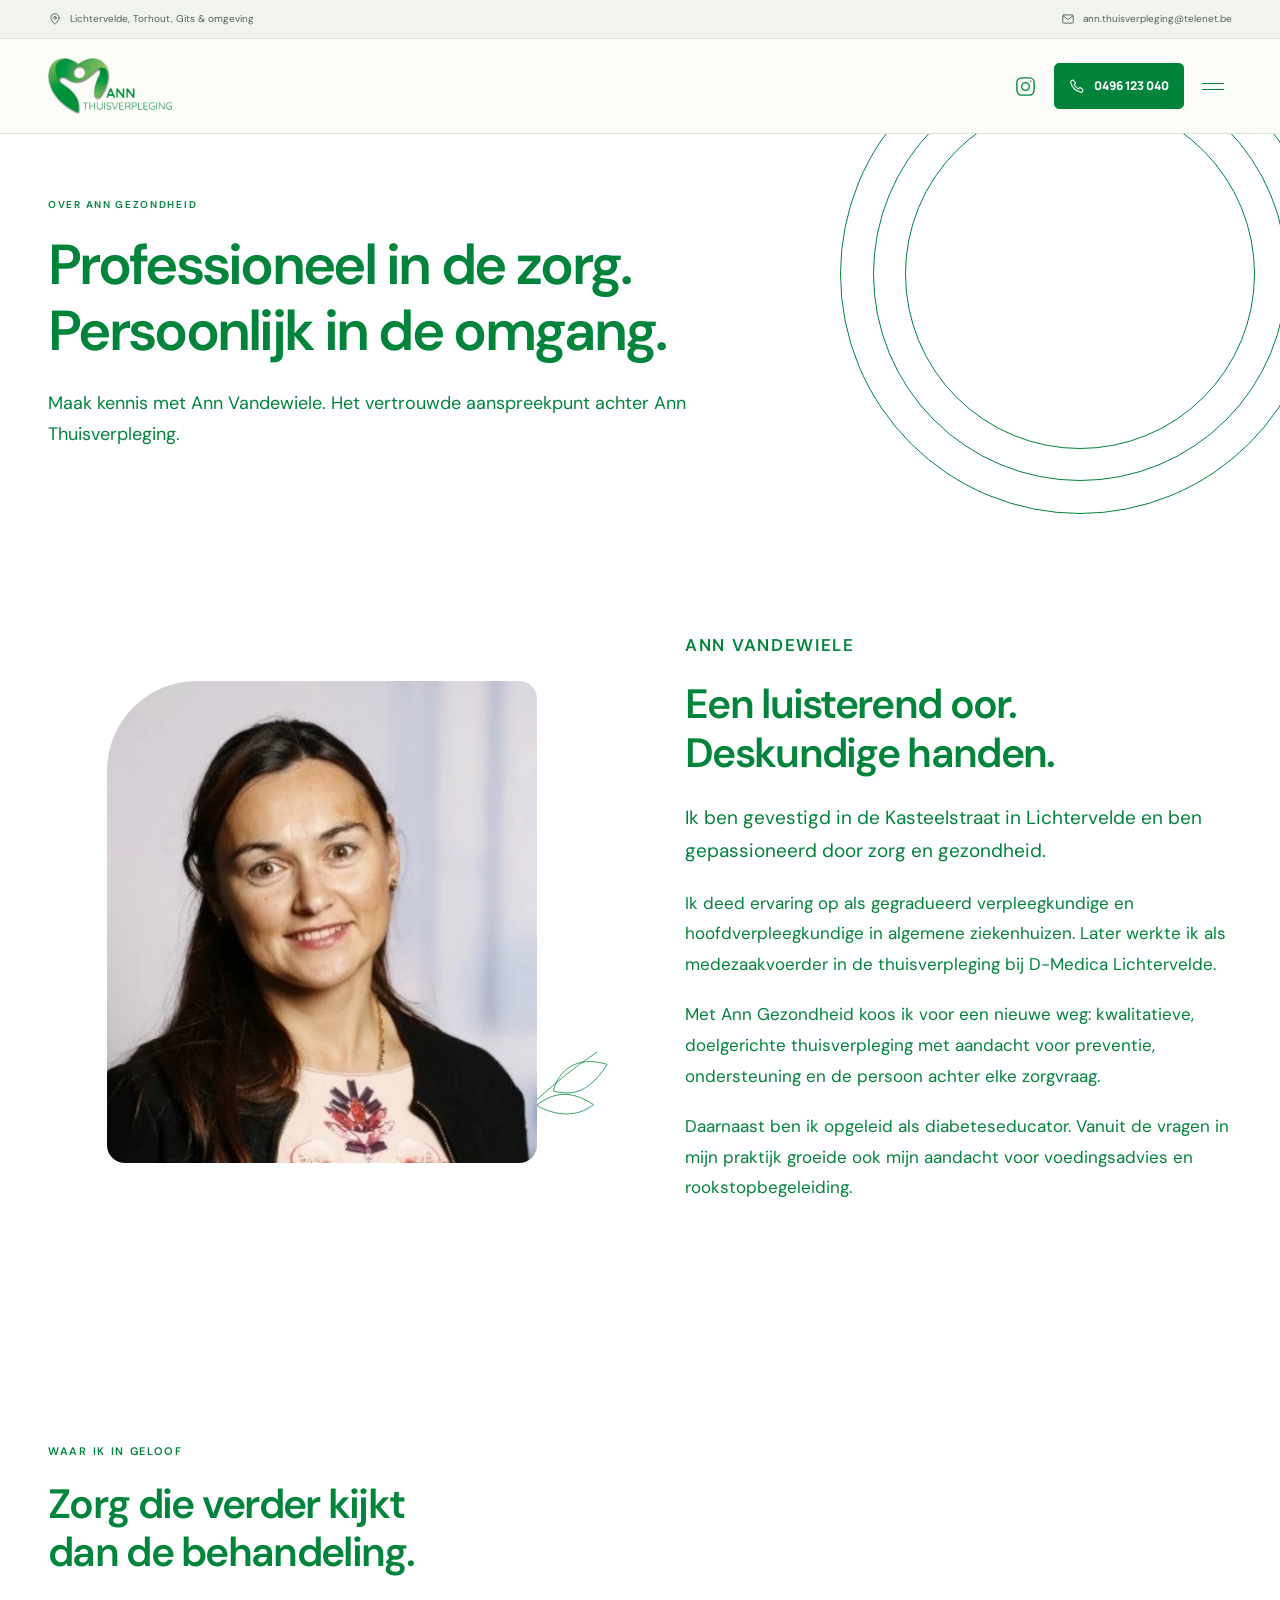
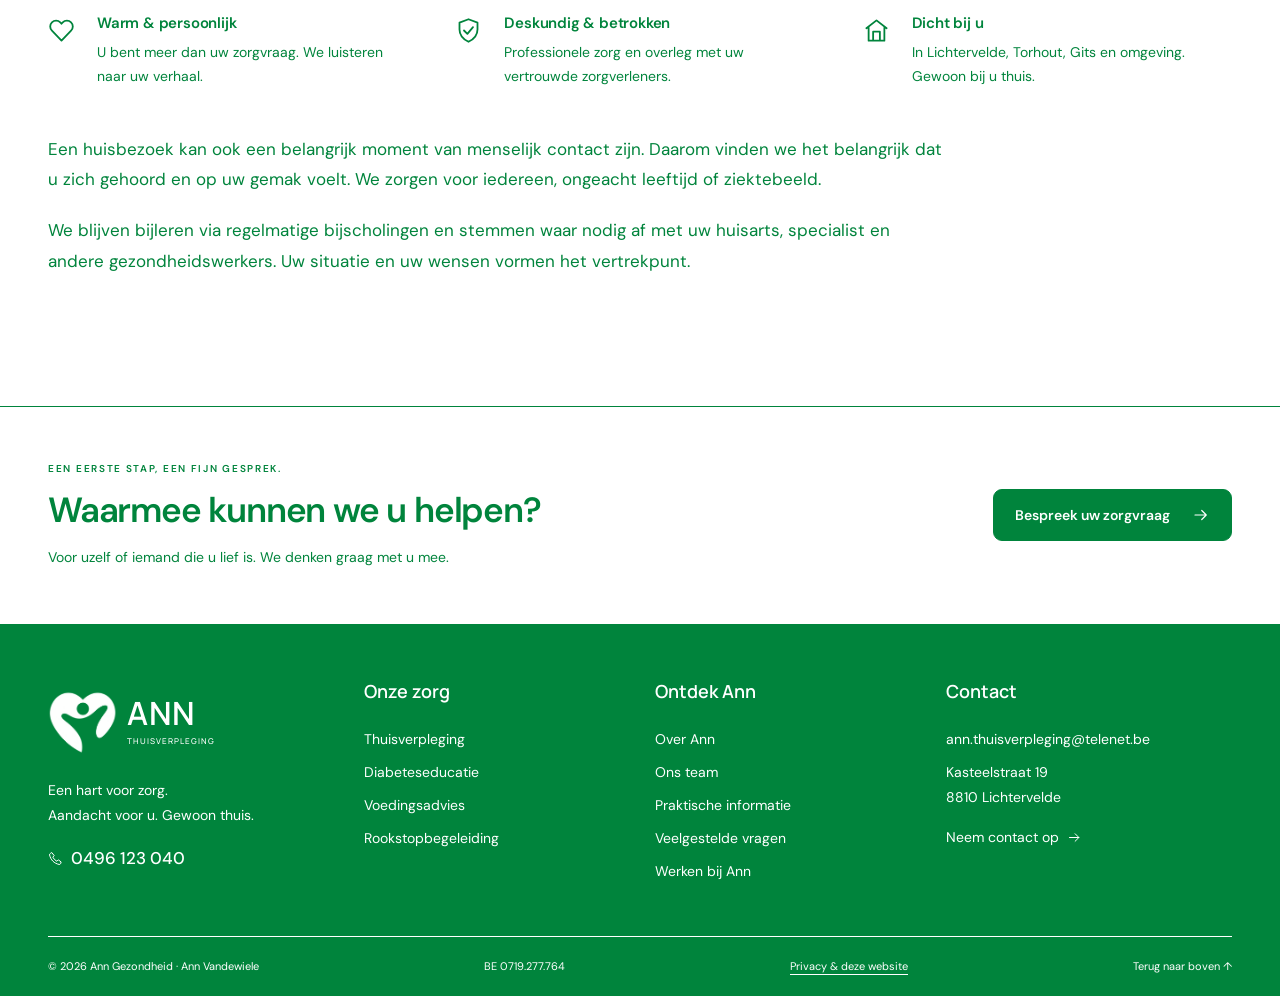
<file: over-ann.html>
<!DOCTYPE html>
<html lang="nl-BE"><head><meta charset="utf-8"><meta name="viewport" content="width=device-width, initial-scale=1"><meta name="theme-color" content="#00843c"><title>Over Ann | Ann Gezondheid</title><meta name="description" content="Maak kennis met Ann Vandewiele: zelfstandig verpleegkundige en diabeteseducator in Lichtervelde."><meta property="og:type" content="website"><meta property="og:locale" content="nl_BE"><meta property="og:title" content="Over Ann | Ann Gezondheid"><meta property="og:description" content="Maak kennis met Ann Vandewiele: zelfstandig verpleegkundige en diabeteseducator in Lichtervelde."><link rel="icon" href="assets/favicon.svg" type="image/svg+xml"><link rel="preload" href="assets/fonts/manrope-latin-400-normal.woff2" as="font" type="font/woff2" crossorigin><link rel="preload" href="assets/fonts/dm-sans-latin-400-normal.woff2" as="font" type="font/woff2" crossorigin><link rel="stylesheet" href="styles.css"><link rel="stylesheet" href="navigation.css"><script src="app.js" defer></script></head>
<body id="top"><svg class="icon-library" xmlns="http://www.w3.org/2000/svg" aria-hidden="true">
    <symbol id="i-arrow" viewBox="0 0 24 24"><path d="M4 12h15m-6-6 6 6-6 6"/></symbol>
    <symbol id="i-diagonal" viewBox="0 0 24 24"><path d="M6 18 18 6M6 6h12v12"/></symbol>
    <symbol id="i-phone" viewBox="0 0 24 24"><path d="m6.5 3 3.4 4.5-2.3 2.3a15 15 0 0 0 6.6 6.6l2.3-2.3L21 17.5l-1 3a2 2 0 0 1-2.3 1C9.7 19.7 4.3 14.3 2.5 6.3A2 2 0 0 1 3.5 4Z"/></symbol>
    <symbol id="i-heart" viewBox="0 0 24 24"><path d="M20.5 4.8a5.2 5.2 0 0 0-7.4 0L12 6l-1.1-1.2a5.2 5.2 0 0 0-7.4 7.4L12 21l8.5-8.8a5.2 5.2 0 0 0 0-7.4Z"/></symbol>
    <symbol id="i-home" viewBox="0 0 24 24"><path d="m3 10 9-7 9 7M5 9v12h14V9M9 21v-8h6v8"/></symbol>
    <symbol id="i-pin" viewBox="0 0 24 24"><path d="M19 10c0 5-7 11-7 11S5 15 5 10a7 7 0 1 1 14 0Z"/><circle cx="12" cy="10" r="2.3"/></symbol>
    <symbol id="i-check" viewBox="0 0 24 24"><path d="m5 12 4 4L19 6"/></symbol>
    <symbol id="i-mail" viewBox="0 0 24 24"><rect x="3" y="5" width="18" height="14" rx="2"/><path d="m4 7 8 6 8-6"/></symbol>
    <symbol id="i-leaf" viewBox="0 0 24 24"><path d="M20 3C8 2 3 7 5 14s13 7 15-11ZM3 21 15 9M8 16v-5m0 5h5"/></symbol>
    <symbol id="i-drop" viewBox="0 0 24 24"><path d="M12 2S5 10 5 15a7 7 0 0 0 14 0c0-5-7-13-7-13Z"/><path d="M9 15a3 3 0 0 0 3 3"/></symbol>
    <symbol id="i-sun" viewBox="0 0 24 24"><path d="M3 20h18M6 16a6 6 0 0 1 12 0M12 2v3M3.5 7.5l2 2m15-2-2 2M2 14h2m16 0h2"/></symbol>
    <symbol id="i-people" viewBox="0 0 24 24"><circle cx="9" cy="7" r="3"/><path d="M2 21v-3a7 7 0 0 1 14 0v3M16 4a3 3 0 0 1 0 6m3 11v-3a7 7 0 0 0-2-5"/></symbol>
    <symbol id="i-shield" viewBox="0 0 24 24"><path d="m12 2 8 3v6c0 5-4 9-8 11-4-2-8-6-8-11V5Z"/><path d="m8 12 3 3 5-6"/></symbol>
    <symbol id="i-close" viewBox="0 0 24 24"><path d="m6 6 12 12M6 18 18 6"/></symbol>
  <symbol id="i-instagram" viewBox="0 0 24 24"><rect x="3" y="3" width="18" height="18" rx="5"/><circle cx="12" cy="12" r="4"/><circle cx="17.5" cy="6.5" r=".75" fill="currentColor" stroke="none"/></symbol>
</svg><a class="skip-link" href="#inhoud">Naar de inhoud</a><div class="utility-bar"><div class="container"><p><svg class="icon" aria-hidden="true"><use href="#i-pin"/></svg>Lichtervelde, Torhout, Gits &amp; omgeving</p><a href="mailto:ann.thuisverpleging@telenet.be"><svg class="icon" aria-hidden="true"><use href="#i-mail"/></svg>ann.thuisverpleging@telenet.be</a></div></div><header class="site-header"><div class="container header-inner"><a class="brand" href="index.html" aria-label="Ann Gezondheid — startpagina"><img src="assets/logo.webp" alt="Ann Thuisverpleging" width="160" height="72"></a><nav class="main-nav" id="main-nav" aria-label="Hoofdnavigatie"><a href="index.html">Home</a><a href="thuisverpleging.html">Thuisverpleging</a><a href="diabeteseducatie.html">Diabeteseducatie</a><a href="voedingsadvies.html">Voedingsadvies</a><a href="rookstopbegeleiding.html">Rookstopbegeleiding</a><a href="ons-team.html">Ons team</a><a href="contact.html">Contact</a></nav><div class="header-actions"><a class="header-instagram" href="https://www.instagram.com/" target="_blank" rel="noopener noreferrer" aria-label="Instagram openen (nieuw tabblad)"><svg class="icon" aria-hidden="true"><use href="#i-instagram"/></svg></a><a class="header-phone" href="tel:+32496123040" aria-label="Bel Ann op 0496 123 040"><svg class="icon" aria-hidden="true"><use href="#i-phone"/></svg><span class="phone-number">0496 123 040</span><span class="phone-short" aria-hidden="true">Bel Ann</span></a><button class="menu-toggle" type="button" aria-expanded="false" aria-controls="main-nav" aria-label="Menu openen"><span></span><span></span></button></div></div></header>
<main id="inhoud"><section class="page-hero"><div class="container"><p class="eyebrow">Over Ann Gezondheid</p><h1>Professioneel in de zorg.<br><span>Persoonlijk in de omgang.</span></h1><p class="page-lead">Maak kennis met Ann Vandewiele. Het vertrouwde aanspreekpunt achter Ann Thuisverpleging.</p></div><span class="hero-ring" aria-hidden="true"></span></section><section class="section"><div class="container split-grid"><div class="photo-composition ann-composition"><svg class="botanical" viewBox="0 0 200 280" fill="none" aria-hidden="true"><path d="M26 279C81 179 104 91 158 5M90 155C28 146 30 93 35 70c47 14 65 40 55 85ZM117 99c-8-50 24-76 66-82-7 52-27 76-66 82ZM63 211c-37-4-57-36-57-66 38 8 61 27 57 66ZM101 134c37 4 74-10 90-43-48-7-72 10-90 43Z"/></svg><div class="photo-frame"><img src="assets/ann.webp" alt="Ann Vandewiele, zelfstandig verpleegkundige" width="400" height="400"></div></div><div class="prose"><p class="eyebrow">Ann Vandewiele</p><h2>Een luisterend oor.<br><span>Deskundige handen.</span></h2><p class="lead">Ik ben gevestigd in de Kasteelstraat in Lichtervelde en ben gepassioneerd door zorg en gezondheid.</p><p>Ik deed ervaring op als gegradueerd verpleegkundige en hoofdverpleegkundige in algemene ziekenhuizen. Later werkte ik als medezaakvoerder in de thuisverpleging bij D-Medica Lichtervelde.</p><p>Met Ann Gezondheid koos ik voor een nieuwe weg: kwalitatieve, doelgerichte thuisverpleging met aandacht voor preventie, ondersteuning en de persoon achter elke zorgvraag.</p><p>Daarnaast ben ik opgeleid als diabeteseducator. Vanuit de vragen in mijn praktijk groeide ook mijn aandacht voor voedingsadvies en rookstopbegeleiding.</p></div></div></section><section class="section soft"><div class="container"><div class="section-heading"><p class="eyebrow">Waar ik in geloof</p><h2>Zorg die verder kijkt<br><span>dan de behandeling.</span></h2></div><div class="values-grid"><div><svg class="icon" aria-hidden="true"><use href="#i-heart"/></svg><h3>Warm & persoonlijk</h3><p>U bent meer dan uw zorgvraag. We luisteren naar uw verhaal.</p></div><div><svg class="icon" aria-hidden="true"><use href="#i-shield"/></svg><h3>Deskundig & betrokken</h3><p>Professionele zorg en overleg met uw vertrouwde zorgverleners.</p></div><div><svg class="icon" aria-hidden="true"><use href="#i-home"/></svg><h3>Dicht bij u</h3><p>In Lichtervelde, Torhout, Gits en omgeving. Gewoon bij u thuis.</p></div></div><div class="prose wide"><p>Een huisbezoek kan ook een belangrijk moment van menselijk contact zijn. Daarom vinden we het belangrijk dat u zich gehoord en op uw gemak voelt. We zorgen voor iedereen, ongeacht leeftijd of ziektebeeld.</p><p>We blijven bijleren via regelmatige bijscholingen en stemmen waar nodig af met uw huisarts, specialist en andere gezondheidswerkers. Uw situatie en uw wensen vormen het vertrekpunt.</p></div></div></section><section class="contact-banner"><div class="container"><div><p class="eyebrow">Een eerste stap, een fijn gesprek.</p><h2>Waarmee kunnen we <span>u helpen?</span></h2><p>Voor uzelf of iemand die u lief is. We denken graag met u mee.</p></div><a class="button button-primary" href="contact.html">Bespreek uw zorgvraag<svg class="icon" aria-hidden="true"><use href="#i-arrow"/></svg></a></div></section></main>
<footer class="site-footer"><div class="container"><div class="footer-main"><div class="footer-about"><a class="footer-brand" href="index.html" aria-label="Ann Thuisverpleging — startpagina"><span class="footer-mark" aria-hidden="true"></span><span class="footer-wordmark" aria-hidden="true">ANN<small>THUISVERPLEGING</small></span></a><p>Een hart voor zorg.<br>Aandacht voor u. Gewoon thuis.</p><a class="footer-phone" href="tel:+32496123040"><svg class="icon" aria-hidden="true"><use href="#i-phone"/></svg>0496 123 040</a></div><div><h2>Onze zorg</h2><a href="thuisverpleging.html">Thuisverpleging</a><a href="diabeteseducatie.html">Diabeteseducatie</a><a href="voedingsadvies.html">Voedingsadvies</a><a href="rookstopbegeleiding.html">Rookstopbegeleiding</a></div><div><h2>Ontdek Ann</h2><a href="over-ann.html">Over Ann</a><a href="ons-team.html">Ons team</a><a href="praktisch.html">Praktische informatie</a><a href="veelgestelde-vragen.html">Veelgestelde vragen</a><a href="vacature.html">Werken bij Ann</a></div><div><h2>Contact</h2><a href="mailto:ann.thuisverpleging@telenet.be">ann.thuisverpleging@telenet.be</a><p>Kasteelstraat 19<br>8810 Lichtervelde</p><a href="contact.html">Neem contact op <svg class="icon" aria-hidden="true"><use href="#i-arrow"/></svg></a></div></div><div class="footer-bottom"><span>© <span id="year">2026</span> Ann Gezondheid · Ann Vandewiele</span><span>BE 0719.277.764</span><button type="button" data-service="privacy" aria-haspopup="dialog">Privacy &amp; deze website</button><a href="#top">Terug naar boven ↑</a></div></div></footer>
<div class="mobile-contact"><a href="tel:+32496123040"><svg class="icon" aria-hidden="true"><use href="#i-phone"/></svg>Bel Ann</a><a href="contact.html">Stel uw vraag<svg class="icon" aria-hidden="true"><use href="#i-arrow"/></svg></a></div><dialog id="info-dialog" class="info-dialog" aria-labelledby="dialog-title"><button class="dialog-close" type="button" aria-label="Venster sluiten"><svg class="icon" aria-hidden="true"><use href="#i-close"/></svg></button><div id="dialog-content"></div></dialog><template id="content-privacy"><p class="eyebrow">Helder en eenvoudig</p><h2 id="dialog-title">Uw privacy<br><em>telt mee.</em></h2><h3>Wie zit achter deze website?</h3><p>Ann Gezondheid · Ann Vandewiele<br>Kasteelstraat 19, 8810 Lichtervelde<br>Ondernemingsnummer: BE 0719.277.764<br><a href="mailto:ann.thuisverpleging@telenet.be">ann.thuisverpleging@telenet.be</a></p><h3>Het contactformulier</h3><p>Het formulier maakt een e-mail klaar in uw eigen e-mailprogramma. Het verstuurt zelf niets en slaat uw invoer niet op de website op. U kiest zelf of u de e-mail verzendt. Deel via e-mail geen gevoelige medische informatie; bespreek die bij voorkeur rechtstreeks met Ann.</p><h3>Cookies en externe diensten</h3><p>Deze website gebruikt geen analytische of advertentiecookies en laadt geen externe lettertypen, kaarten of sociale widgets. Uw browser vraagt de pagina en bijbehorende bestanden wel op bij de hostingprovider. Of die provider technische loggegevens bewaart en hoelang, hangt af van de uiteindelijke hostinginstellingen.</p><h3>Vragen over uw gegevens?</h3><p>Neem rechtstreeks contact op met Ann. Zij kan u uitleg geven over de verwerking van uw e-mail en uw rechten. Deze toelichting gaat over de website; de verwerking van patiëntgegevens wordt afzonderlijk besproken.</p></template></body></html>
</file>
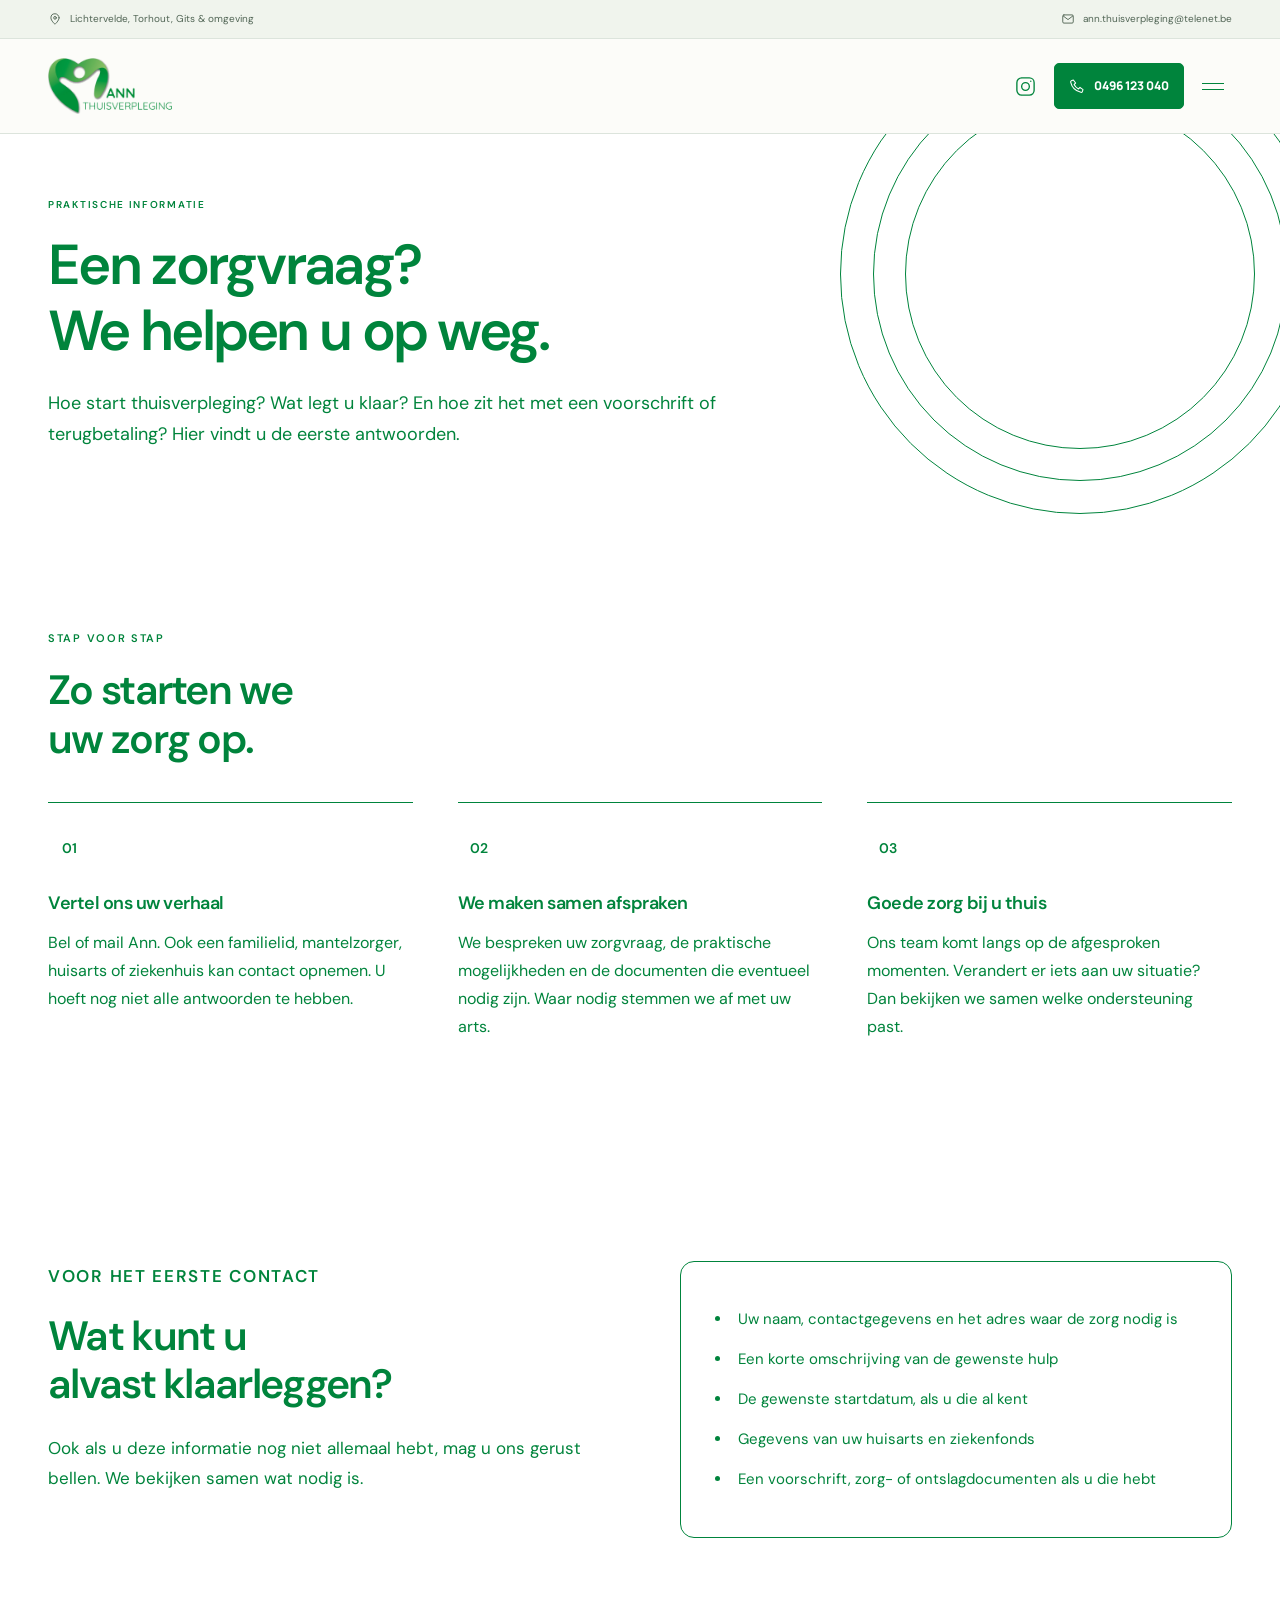
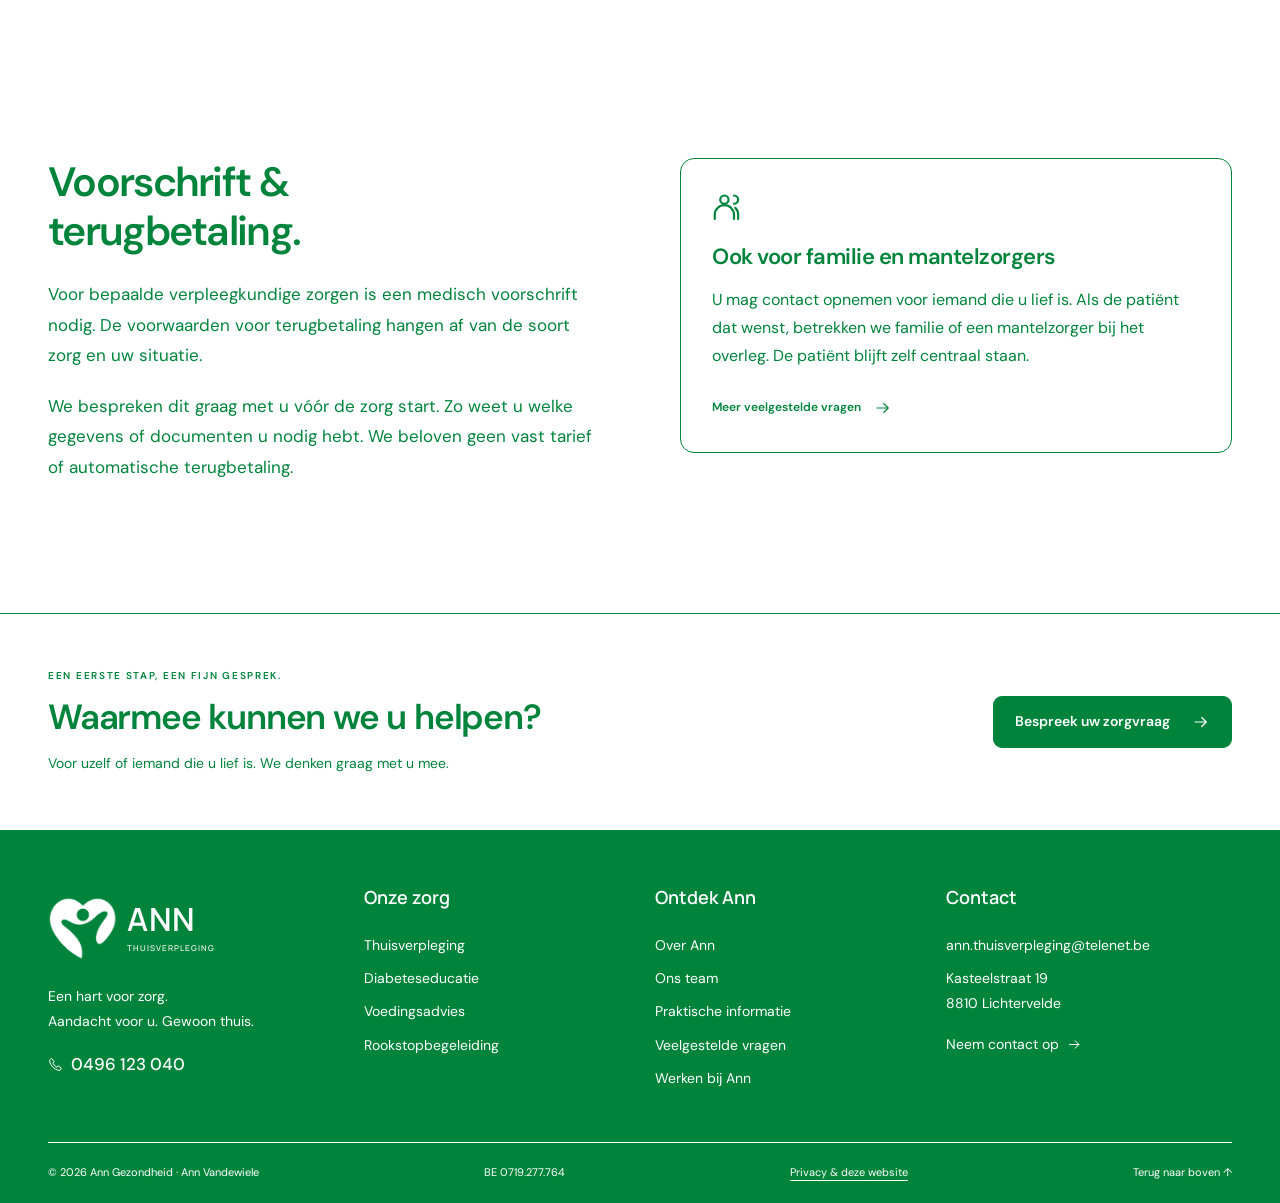
<file: praktisch.html>
<!DOCTYPE html>
<html lang="nl-BE"><head><meta charset="utf-8"><meta name="viewport" content="width=device-width, initial-scale=1"><meta name="theme-color" content="#00843c"><title>Praktische informatie | Ann Gezondheid</title><meta name="description" content="Alles over het aanvragen en starten van thuisverpleging, voorschriften, documenten en terugbetaling."><meta property="og:type" content="website"><meta property="og:locale" content="nl_BE"><meta property="og:title" content="Praktische informatie | Ann Gezondheid"><meta property="og:description" content="Alles over het aanvragen en starten van thuisverpleging, voorschriften, documenten en terugbetaling."><link rel="icon" href="assets/favicon.svg" type="image/svg+xml"><link rel="preload" href="assets/fonts/manrope-latin-400-normal.woff2" as="font" type="font/woff2" crossorigin><link rel="preload" href="assets/fonts/dm-sans-latin-400-normal.woff2" as="font" type="font/woff2" crossorigin><link rel="stylesheet" href="styles.css"><link rel="stylesheet" href="navigation.css"><script src="app.js" defer></script></head>
<body id="top"><svg class="icon-library" xmlns="http://www.w3.org/2000/svg" aria-hidden="true">
    <symbol id="i-arrow" viewBox="0 0 24 24"><path d="M4 12h15m-6-6 6 6-6 6"/></symbol>
    <symbol id="i-diagonal" viewBox="0 0 24 24"><path d="M6 18 18 6M6 6h12v12"/></symbol>
    <symbol id="i-phone" viewBox="0 0 24 24"><path d="m6.5 3 3.4 4.5-2.3 2.3a15 15 0 0 0 6.6 6.6l2.3-2.3L21 17.5l-1 3a2 2 0 0 1-2.3 1C9.7 19.7 4.3 14.3 2.5 6.3A2 2 0 0 1 3.5 4Z"/></symbol>
    <symbol id="i-heart" viewBox="0 0 24 24"><path d="M20.5 4.8a5.2 5.2 0 0 0-7.4 0L12 6l-1.1-1.2a5.2 5.2 0 0 0-7.4 7.4L12 21l8.5-8.8a5.2 5.2 0 0 0 0-7.4Z"/></symbol>
    <symbol id="i-home" viewBox="0 0 24 24"><path d="m3 10 9-7 9 7M5 9v12h14V9M9 21v-8h6v8"/></symbol>
    <symbol id="i-pin" viewBox="0 0 24 24"><path d="M19 10c0 5-7 11-7 11S5 15 5 10a7 7 0 1 1 14 0Z"/><circle cx="12" cy="10" r="2.3"/></symbol>
    <symbol id="i-check" viewBox="0 0 24 24"><path d="m5 12 4 4L19 6"/></symbol>
    <symbol id="i-mail" viewBox="0 0 24 24"><rect x="3" y="5" width="18" height="14" rx="2"/><path d="m4 7 8 6 8-6"/></symbol>
    <symbol id="i-leaf" viewBox="0 0 24 24"><path d="M20 3C8 2 3 7 5 14s13 7 15-11ZM3 21 15 9M8 16v-5m0 5h5"/></symbol>
    <symbol id="i-drop" viewBox="0 0 24 24"><path d="M12 2S5 10 5 15a7 7 0 0 0 14 0c0-5-7-13-7-13Z"/><path d="M9 15a3 3 0 0 0 3 3"/></symbol>
    <symbol id="i-sun" viewBox="0 0 24 24"><path d="M3 20h18M6 16a6 6 0 0 1 12 0M12 2v3M3.5 7.5l2 2m15-2-2 2M2 14h2m16 0h2"/></symbol>
    <symbol id="i-people" viewBox="0 0 24 24"><circle cx="9" cy="7" r="3"/><path d="M2 21v-3a7 7 0 0 1 14 0v3M16 4a3 3 0 0 1 0 6m3 11v-3a7 7 0 0 0-2-5"/></symbol>
    <symbol id="i-shield" viewBox="0 0 24 24"><path d="m12 2 8 3v6c0 5-4 9-8 11-4-2-8-6-8-11V5Z"/><path d="m8 12 3 3 5-6"/></symbol>
    <symbol id="i-close" viewBox="0 0 24 24"><path d="m6 6 12 12M6 18 18 6"/></symbol>
  <symbol id="i-instagram" viewBox="0 0 24 24"><rect x="3" y="3" width="18" height="18" rx="5"/><circle cx="12" cy="12" r="4"/><circle cx="17.5" cy="6.5" r=".75" fill="currentColor" stroke="none"/></symbol>
</svg><a class="skip-link" href="#inhoud">Naar de inhoud</a><div class="utility-bar"><div class="container"><p><svg class="icon" aria-hidden="true"><use href="#i-pin"/></svg>Lichtervelde, Torhout, Gits &amp; omgeving</p><a href="mailto:ann.thuisverpleging@telenet.be"><svg class="icon" aria-hidden="true"><use href="#i-mail"/></svg>ann.thuisverpleging@telenet.be</a></div></div><header class="site-header"><div class="container header-inner"><a class="brand" href="index.html" aria-label="Ann Gezondheid — startpagina"><img src="assets/logo.webp" alt="Ann Thuisverpleging" width="160" height="72"></a><nav class="main-nav" id="main-nav" aria-label="Hoofdnavigatie"><a href="index.html">Home</a><a href="thuisverpleging.html">Thuisverpleging</a><a href="diabeteseducatie.html">Diabeteseducatie</a><a href="voedingsadvies.html">Voedingsadvies</a><a href="rookstopbegeleiding.html">Rookstopbegeleiding</a><a href="ons-team.html">Ons team</a><a href="contact.html">Contact</a></nav><div class="header-actions"><a class="header-instagram" href="https://www.instagram.com/" target="_blank" rel="noopener noreferrer" aria-label="Instagram openen (nieuw tabblad)"><svg class="icon" aria-hidden="true"><use href="#i-instagram"/></svg></a><a class="header-phone" href="tel:+32496123040" aria-label="Bel Ann op 0496 123 040"><svg class="icon" aria-hidden="true"><use href="#i-phone"/></svg><span class="phone-number">0496 123 040</span><span class="phone-short" aria-hidden="true">Bel Ann</span></a><button class="menu-toggle" type="button" aria-expanded="false" aria-controls="main-nav" aria-label="Menu openen"><span></span><span></span></button></div></div></header>
<main id="inhoud"><section class="page-hero"><div class="container"><p class="eyebrow">Praktische informatie</p><h1>Een zorgvraag?<br><span>We helpen u op weg.</span></h1><p class="page-lead">Hoe start thuisverpleging? Wat legt u klaar? En hoe zit het met een voorschrift of terugbetaling? Hier vindt u de eerste antwoorden.</p></div><span class="hero-ring" aria-hidden="true"></span></section><section class="section"><div class="container"><div class="section-heading"><p class="eyebrow">Stap voor stap</p><h2>Zo starten we<br><span>uw zorg op.</span></h2></div><ol class="steps-grid"><li><span class="step-number">01</span><h3>Vertel ons uw verhaal</h3><p>Bel of mail Ann. Ook een familielid, mantelzorger, huisarts of ziekenhuis kan contact opnemen. U hoeft nog niet alle antwoorden te hebben.</p></li><li><span class="step-number">02</span><h3>We maken samen afspraken</h3><p>We bespreken uw zorgvraag, de praktische mogelijkheden en de documenten die eventueel nodig zijn. Waar nodig stemmen we af met uw arts.</p></li><li><span class="step-number">03</span><h3>Goede zorg bij u thuis</h3><p>Ons team komt langs op de afgesproken momenten. Verandert er iets aan uw situatie? Dan bekijken we samen welke ondersteuning past.</p></li></ol></div></section><section class="section soft"><div class="container practical-grid"><div class="prose"><p class="eyebrow">Voor het eerste contact</p><h2>Wat kunt u<br><span>alvast klaarleggen?</span></h2><p>Ook als u deze informatie nog niet allemaal hebt, mag u ons gerust bellen. We bekijken samen wat nodig is.</p></div><div class="check-panel"><ul><li>Uw naam, contactgegevens en het adres waar de zorg nodig is</li><li>Een korte omschrijving van de gewenste hulp</li><li>De gewenste startdatum, als u die al kent</li><li>Gegevens van uw huisarts en ziekenfonds</li><li>Een voorschrift, zorg- of ontslagdocumenten als u die hebt</li></ul></div></div></section><section class="section"><div class="container practical-grid"><div class="prose"><h2>Voorschrift &amp;<br><span>terugbetaling.</span></h2><p>Voor bepaalde verpleegkundige zorgen is een medisch voorschrift nodig. De voorwaarden voor terugbetaling hangen af van de soort zorg en uw situatie.</p><p>We bespreken dit graag met u vóór de zorg start. Zo weet u welke gegevens of documenten u nodig hebt. We beloven geen vast tarief of automatische terugbetaling.</p></div><div class="info-card"><svg class="icon" aria-hidden="true"><use href="#i-people"/></svg><h3>Ook voor familie en mantelzorgers</h3><p>U mag contact opnemen voor iemand die u lief is. Als de patiënt dat wenst, betrekken we familie of een mantelzorger bij het overleg. De patiënt blijft zelf centraal staan.</p><a class="text-link" href="veelgestelde-vragen.html">Meer veelgestelde vragen <svg class="icon" aria-hidden="true"><use href="#i-arrow"/></svg></a></div></div></section><section class="contact-banner"><div class="container"><div><p class="eyebrow">Een eerste stap, een fijn gesprek.</p><h2>Waarmee kunnen we <span>u helpen?</span></h2><p>Voor uzelf of iemand die u lief is. We denken graag met u mee.</p></div><a class="button button-primary" href="contact.html">Bespreek uw zorgvraag<svg class="icon" aria-hidden="true"><use href="#i-arrow"/></svg></a></div></section></main>
<footer class="site-footer"><div class="container"><div class="footer-main"><div class="footer-about"><a class="footer-brand" href="index.html" aria-label="Ann Thuisverpleging — startpagina"><span class="footer-mark" aria-hidden="true"></span><span class="footer-wordmark" aria-hidden="true">ANN<small>THUISVERPLEGING</small></span></a><p>Een hart voor zorg.<br>Aandacht voor u. Gewoon thuis.</p><a class="footer-phone" href="tel:+32496123040"><svg class="icon" aria-hidden="true"><use href="#i-phone"/></svg>0496 123 040</a></div><div><h2>Onze zorg</h2><a href="thuisverpleging.html">Thuisverpleging</a><a href="diabeteseducatie.html">Diabeteseducatie</a><a href="voedingsadvies.html">Voedingsadvies</a><a href="rookstopbegeleiding.html">Rookstopbegeleiding</a></div><div><h2>Ontdek Ann</h2><a href="over-ann.html">Over Ann</a><a href="ons-team.html">Ons team</a><a href="praktisch.html">Praktische informatie</a><a href="veelgestelde-vragen.html">Veelgestelde vragen</a><a href="vacature.html">Werken bij Ann</a></div><div><h2>Contact</h2><a href="mailto:ann.thuisverpleging@telenet.be">ann.thuisverpleging@telenet.be</a><p>Kasteelstraat 19<br>8810 Lichtervelde</p><a href="contact.html">Neem contact op <svg class="icon" aria-hidden="true"><use href="#i-arrow"/></svg></a></div></div><div class="footer-bottom"><span>© <span id="year">2026</span> Ann Gezondheid · Ann Vandewiele</span><span>BE 0719.277.764</span><button type="button" data-service="privacy" aria-haspopup="dialog">Privacy &amp; deze website</button><a href="#top">Terug naar boven ↑</a></div></div></footer>
<div class="mobile-contact"><a href="tel:+32496123040"><svg class="icon" aria-hidden="true"><use href="#i-phone"/></svg>Bel Ann</a><a href="contact.html">Stel uw vraag<svg class="icon" aria-hidden="true"><use href="#i-arrow"/></svg></a></div><dialog id="info-dialog" class="info-dialog" aria-labelledby="dialog-title"><button class="dialog-close" type="button" aria-label="Venster sluiten"><svg class="icon" aria-hidden="true"><use href="#i-close"/></svg></button><div id="dialog-content"></div></dialog><template id="content-privacy"><p class="eyebrow">Helder en eenvoudig</p><h2 id="dialog-title">Uw privacy<br><em>telt mee.</em></h2><h3>Wie zit achter deze website?</h3><p>Ann Gezondheid · Ann Vandewiele<br>Kasteelstraat 19, 8810 Lichtervelde<br>Ondernemingsnummer: BE 0719.277.764<br><a href="mailto:ann.thuisverpleging@telenet.be">ann.thuisverpleging@telenet.be</a></p><h3>Het contactformulier</h3><p>Het formulier maakt een e-mail klaar in uw eigen e-mailprogramma. Het verstuurt zelf niets en slaat uw invoer niet op de website op. U kiest zelf of u de e-mail verzendt. Deel via e-mail geen gevoelige medische informatie; bespreek die bij voorkeur rechtstreeks met Ann.</p><h3>Cookies en externe diensten</h3><p>Deze website gebruikt geen analytische of advertentiecookies en laadt geen externe lettertypen, kaarten of sociale widgets. Uw browser vraagt de pagina en bijbehorende bestanden wel op bij de hostingprovider. Of die provider technische loggegevens bewaart en hoelang, hangt af van de uiteindelijke hostinginstellingen.</p><h3>Vragen over uw gegevens?</h3><p>Neem rechtstreeks contact op met Ann. Zij kan u uitleg geven over de verwerking van uw e-mail en uw rechten. Deze toelichting gaat over de website; de verwerking van patiëntgegevens wordt afzonderlijk besproken.</p></template></body></html>
</file>
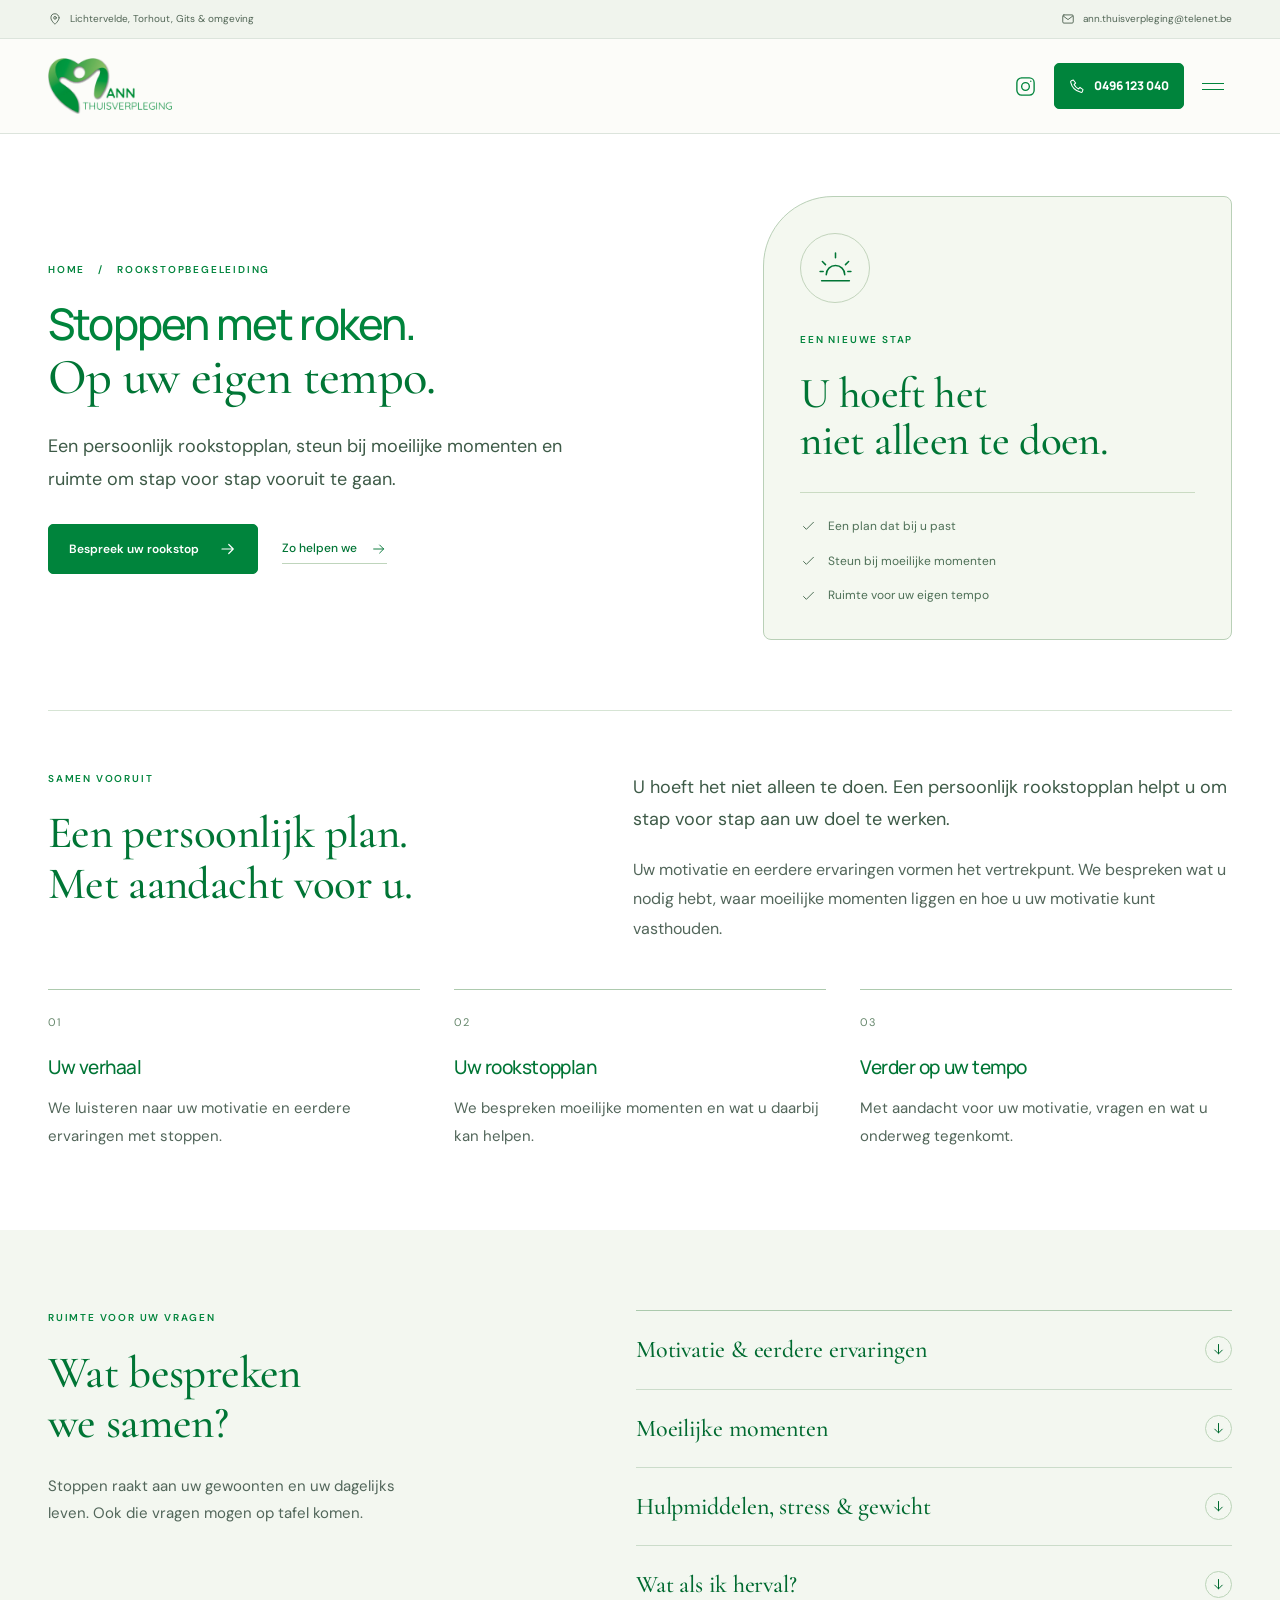
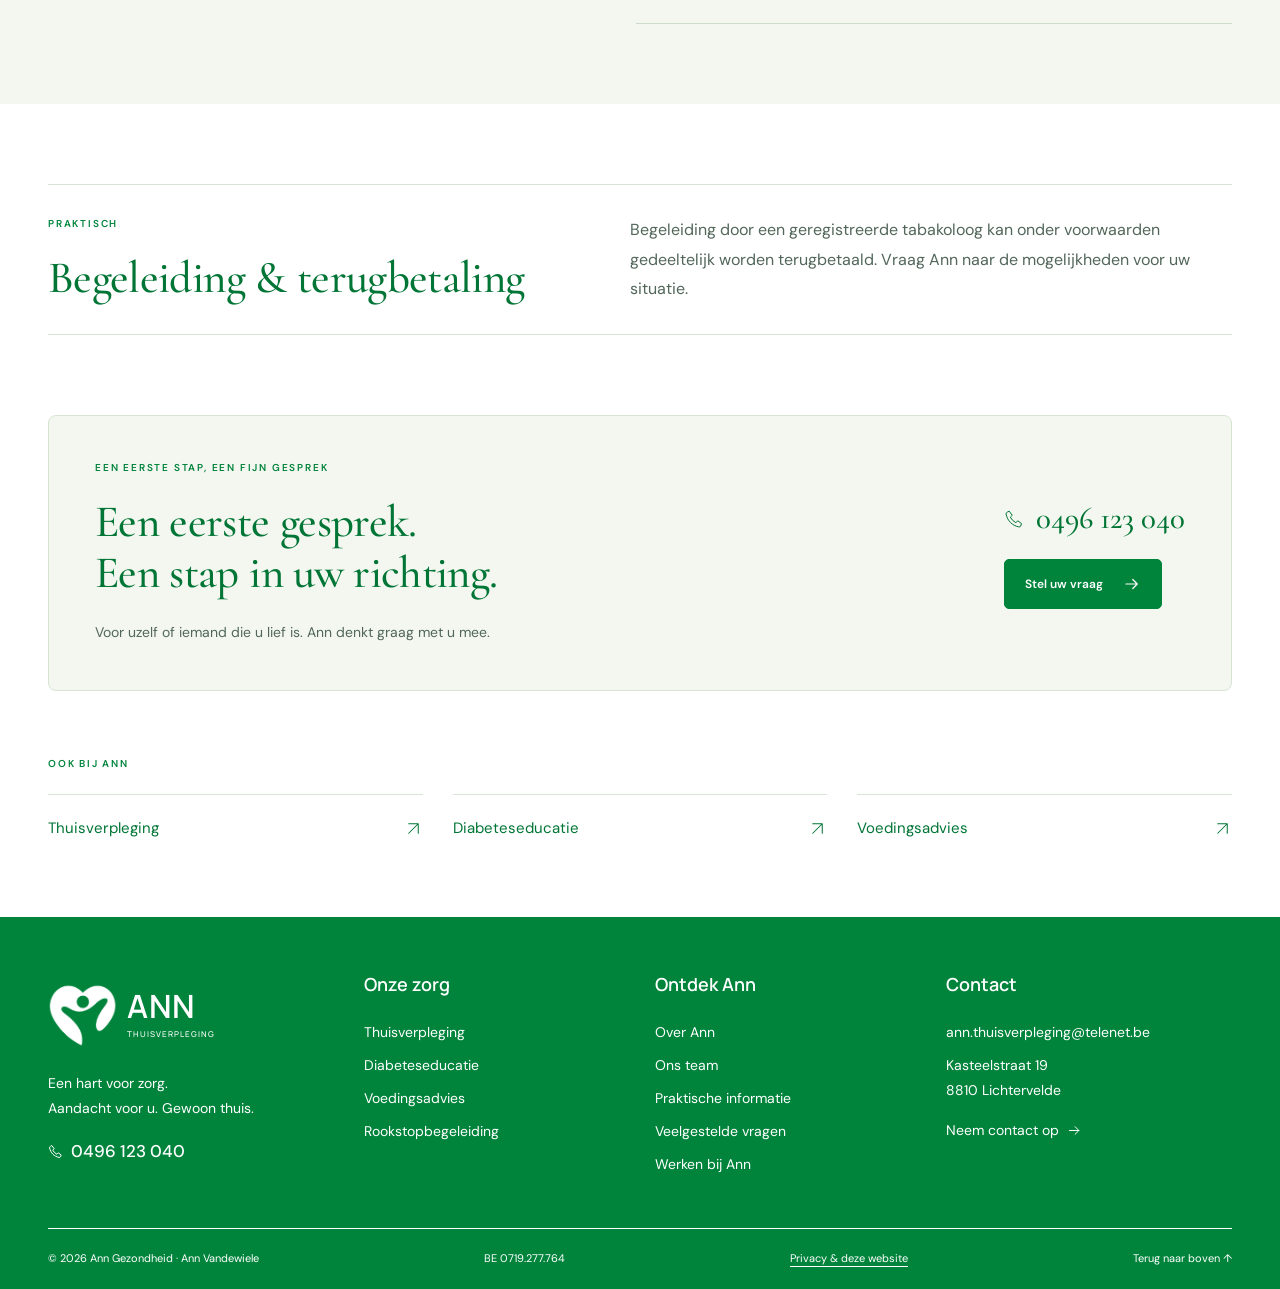
<file: rookstopbegeleiding.html>
<!DOCTYPE html>
<html lang="nl-BE"><head><meta charset="utf-8"><meta name="viewport" content="width=device-width, initial-scale=1"><meta name="theme-color" content="#00843c"><title>Rookstopbegeleiding | Ann Gezondheid</title><meta name="description" content="Een persoonlijk rookstopplan, steun bij moeilijke momenten en ruimte om op uw eigen tempo vooruit te gaan."><meta property="og:type" content="website"><meta property="og:locale" content="nl_BE"><meta property="og:title" content="Rookstopbegeleiding | Ann Gezondheid"><meta property="og:description" content="Een persoonlijk rookstopplan, steun bij moeilijke momenten en ruimte om op uw eigen tempo vooruit te gaan."><link rel="icon" href="assets/favicon.svg" type="image/svg+xml"><link rel="preload" href="assets/fonts/manrope-latin-400-normal.woff2" as="font" type="font/woff2" crossorigin><link rel="preload" href="assets/fonts/dm-sans-latin-400-normal.woff2" as="font" type="font/woff2" crossorigin><link rel="stylesheet" href="styles.css"><link rel="stylesheet" href="navigation.css"><link rel="stylesheet" href="pages.css"><script src="app.js" defer></script></head>
<body id="top" class="ann-page ann-smoking"><svg class="icon-library" xmlns="http://www.w3.org/2000/svg" aria-hidden="true">
    <symbol id="i-arrow" viewBox="0 0 24 24"><path d="M4 12h15m-6-6 6 6-6 6"/></symbol>
    <symbol id="i-diagonal" viewBox="0 0 24 24"><path d="M6 18 18 6M6 6h12v12"/></symbol>
    <symbol id="i-phone" viewBox="0 0 24 24"><path d="m6.5 3 3.4 4.5-2.3 2.3a15 15 0 0 0 6.6 6.6l2.3-2.3L21 17.5l-1 3a2 2 0 0 1-2.3 1C9.7 19.7 4.3 14.3 2.5 6.3A2 2 0 0 1 3.5 4Z"/></symbol>
    <symbol id="i-heart" viewBox="0 0 24 24"><path d="M20.5 4.8a5.2 5.2 0 0 0-7.4 0L12 6l-1.1-1.2a5.2 5.2 0 0 0-7.4 7.4L12 21l8.5-8.8a5.2 5.2 0 0 0 0-7.4Z"/></symbol>
    <symbol id="i-home" viewBox="0 0 24 24"><path d="m3 10 9-7 9 7M5 9v12h14V9M9 21v-8h6v8"/></symbol>
    <symbol id="i-pin" viewBox="0 0 24 24"><path d="M19 10c0 5-7 11-7 11S5 15 5 10a7 7 0 1 1 14 0Z"/><circle cx="12" cy="10" r="2.3"/></symbol>
    <symbol id="i-check" viewBox="0 0 24 24"><path d="m5 12 4 4L19 6"/></symbol>
    <symbol id="i-mail" viewBox="0 0 24 24"><rect x="3" y="5" width="18" height="14" rx="2"/><path d="m4 7 8 6 8-6"/></symbol>
    <symbol id="i-leaf" viewBox="0 0 24 24"><path d="M20 3C8 2 3 7 5 14s13 7 15-11ZM3 21 15 9M8 16v-5m0 5h5"/></symbol>
    <symbol id="i-drop" viewBox="0 0 24 24"><path d="M12 2S5 10 5 15a7 7 0 0 0 14 0c0-5-7-13-7-13Z"/><path d="M9 15a3 3 0 0 0 3 3"/></symbol>
    <symbol id="i-sun" viewBox="0 0 24 24"><path d="M3 20h18M6 16a6 6 0 0 1 12 0M12 2v3M3.5 7.5l2 2m15-2-2 2M2 14h2m16 0h2"/></symbol>
    <symbol id="i-people" viewBox="0 0 24 24"><circle cx="9" cy="7" r="3"/><path d="M2 21v-3a7 7 0 0 1 14 0v3M16 4a3 3 0 0 1 0 6m3 11v-3a7 7 0 0 0-2-5"/></symbol>
    <symbol id="i-shield" viewBox="0 0 24 24"><path d="m12 2 8 3v6c0 5-4 9-8 11-4-2-8-6-8-11V5Z"/><path d="m8 12 3 3 5-6"/></symbol>
    <symbol id="i-close" viewBox="0 0 24 24"><path d="m6 6 12 12M6 18 18 6"/></symbol>
  <symbol id="i-instagram" viewBox="0 0 24 24"><rect x="3" y="3" width="18" height="18" rx="5"/><circle cx="12" cy="12" r="4"/><circle cx="17.5" cy="6.5" r=".75" fill="currentColor" stroke="none"/></symbol>
</svg><a class="skip-link" href="#inhoud">Naar de inhoud</a><div class="utility-bar"><div class="container"><p><svg class="icon" aria-hidden="true"><use href="#i-pin"/></svg>Lichtervelde, Torhout, Gits &amp; omgeving</p><a href="mailto:ann.thuisverpleging@telenet.be"><svg class="icon" aria-hidden="true"><use href="#i-mail"/></svg>ann.thuisverpleging@telenet.be</a></div></div><header class="site-header"><div class="container header-inner"><a class="brand" href="index.html" aria-label="Ann Gezondheid — startpagina"><img src="assets/logo.webp" alt="Ann Thuisverpleging" width="160" height="72"></a><nav class="main-nav" id="main-nav" aria-label="Hoofdnavigatie"><a href="index.html">Home</a><a href="thuisverpleging.html">Thuisverpleging</a><a href="diabeteseducatie.html">Diabeteseducatie</a><a href="voedingsadvies.html">Voedingsadvies</a><a href="rookstopbegeleiding.html" class="active" aria-current="page">Rookstopbegeleiding</a><a href="ons-team.html">Ons team</a><a href="contact.html">Contact</a></nav><div class="header-actions"><a class="header-instagram" href="https://www.instagram.com/" target="_blank" rel="noopener noreferrer" aria-label="Instagram openen (nieuw tabblad)"><svg class="icon" aria-hidden="true"><use href="#i-instagram"/></svg></a><a class="header-phone" href="tel:+32496123040" aria-label="Bel Ann op 0496 123 040"><svg class="icon" aria-hidden="true"><use href="#i-phone"/></svg><span class="phone-number">0496 123 040</span><span class="phone-short" aria-hidden="true">Bel Ann</span></a><button class="menu-toggle" type="button" aria-expanded="false" aria-controls="main-nav" aria-label="Menu openen"><span></span><span></span></button></div></div></header>
<main id="inhoud"><section class="ann-hero"><div class="container ann-hero-grid smoking-hero-grid"><div class="ann-hero-copy"><p class="eyebrow ann-breadcrumb"><a href="index.html">Home</a><span aria-hidden="true">/</span>Rookstopbegeleiding</p><h1>Stoppen met roken.<br><em>Op uw eigen tempo.</em></h1><p class="ann-lead">Een persoonlijk rookstopplan, steun bij moeilijke momenten en ruimte om stap voor stap vooruit te gaan.</p><div class="ann-hero-actions"><a class="button button-primary" href="contact.html?zorg=Rookstopbegeleiding">Bespreek uw rookstop<svg class="icon" aria-hidden="true"><use href="#i-arrow"/></svg></a><a class="ann-text-link" href="#rookstopplan">Zo helpen we <svg class="icon" aria-hidden="true"><use href="#i-arrow"/></svg></a></div></div><aside class="ann-smoking-panel"><span class="ann-sun-emblem"><svg class="icon" aria-hidden="true"><use href="#i-sun"/></svg></span><p class="eyebrow">Een nieuwe stap</p><p class="ann-display">U hoeft het<br>niet alleen te doen.</p><ul class="ann-check-list"><li><svg class="icon" aria-hidden="true"><use href="#i-check"/></svg>Een plan dat bij u past</li><li><svg class="icon" aria-hidden="true"><use href="#i-check"/></svg>Steun bij moeilijke momenten</li><li><svg class="icon" aria-hidden="true"><use href="#i-check"/></svg>Ruimte voor uw eigen tempo</li></ul></aside></div></section>
<section class="ann-section ann-top-rule" id="rookstopplan"><div class="container"><div class="ann-intro-grid"><div><p class="eyebrow">Samen vooruit</p><h2>Een persoonlijk plan.<br>Met aandacht voor u.</h2></div><div class="ann-reading"><p class="ann-lead">U hoeft het niet alleen te doen. Een persoonlijk rookstopplan helpt u om stap voor stap aan uw doel te werken.</p><p>Uw motivatie en eerdere ervaringen vormen het vertrekpunt. We bespreken wat u nodig hebt, waar moeilijke momenten liggen en hoe u uw motivatie kunt vasthouden.</p></div></div><ol class="ann-path"><li><span>01</span><h3>Uw verhaal</h3><p>We luisteren naar uw motivatie en eerdere ervaringen met stoppen.</p></li><li><span>02</span><h3>Uw rookstopplan</h3><p>We bespreken moeilijke momenten en wat u daarbij kan helpen.</p></li><li><span>03</span><h3>Verder op uw tempo</h3><p>Met aandacht voor uw motivatie, vragen en wat u onderweg tegenkomt.</p></li></ol></div></section>
<section class="ann-section ann-soft"><div class="container ann-split"><div><p class="eyebrow">Ruimte voor uw vragen</p><h2>Wat bespreken<br>we samen?</h2><p class="ann-section-intro">Stoppen raakt aan uw gewoonten en uw dagelijks leven. Ook die vragen mogen op tafel komen.</p></div><div class="ann-faq"><details><summary>Motivatie & eerdere ervaringen<svg class="icon" aria-hidden="true"><use href="#i-arrow"/></svg></summary><div><p>Waarom wilt u stoppen? Wat hebt u eerder geprobeerd? Uw motivatie en ervaringen helpen om een plan te maken dat bij u past.</p></div></details><details><summary>Moeilijke momenten<svg class="icon" aria-hidden="true"><use href="#i-arrow"/></svg></summary><div><p>We bespreken welke momenten voor u lastig zijn en wat u daarbij kan helpen. Zo krijgt uw plan een plaats in uw dagelijks leven.</p></div></details><details><summary>Hulpmiddelen, stress & gewicht<svg class="icon" aria-hidden="true"><use href="#i-arrow"/></svg></summary><div><p>Mogelijke hulpmiddelen, stress en gewichtstoename kunnen deel uitmaken van het gesprek. We bekijken uw vragen persoonlijk.</p></div></details><details><summary>Wat als ik herval?<svg class="icon" aria-hidden="true"><use href="#i-arrow"/></svg></summary><div><p>Ook na een herval bent u welkom. We bekijken wat u hebt geleerd en hoe u verder kunt.</p></div></details></div></div></section>
<section class="ann-section"><div class="container"><div class="ann-practical-row"><div><p class="eyebrow">Praktisch</p><h2>Begeleiding &amp; terugbetaling</h2></div><p>Begeleiding door een geregistreerde tabakoloog kan onder voorwaarden gedeeltelijk worden terugbetaald. Vraag Ann naar de mogelijkheden voor uw situatie.</p></div></div></section><section class="ann-section ann-cta-section"><div class="container"><div class="ann-cta"><div><p class="eyebrow">Een eerste stap, een fijn gesprek</p><h2>Een eerste gesprek.<br>Een stap in uw richting.</h2><p>Voor uzelf of iemand die u lief is. Ann denkt graag met u mee.</p></div><div class="ann-cta-actions"><a class="ann-cta-phone" href="tel:+32496123040"><svg class="icon" aria-hidden="true"><use href="#i-phone"/></svg>0496 123 040</a><a class="button button-primary" href="contact.html?zorg=Rookstopbegeleiding">Stel uw vraag<svg class="icon" aria-hidden="true"><use href="#i-arrow"/></svg></a></div></div></div></section><section class="ann-related"><div class="container"><p class="eyebrow">Ook bij Ann</p><div class="ann-related-grid"><a href="thuisverpleging.html">Thuisverpleging<svg class="icon" aria-hidden="true"><use href="#i-diagonal"/></svg></a><a href="diabeteseducatie.html">Diabeteseducatie<svg class="icon" aria-hidden="true"><use href="#i-diagonal"/></svg></a><a href="voedingsadvies.html">Voedingsadvies<svg class="icon" aria-hidden="true"><use href="#i-diagonal"/></svg></a></div></div></section></main>
<footer class="site-footer"><div class="container"><div class="footer-main"><div class="footer-about"><a class="footer-brand" href="index.html" aria-label="Ann Thuisverpleging — startpagina"><span class="footer-mark" aria-hidden="true"></span><span class="footer-wordmark" aria-hidden="true">ANN<small>THUISVERPLEGING</small></span></a><p>Een hart voor zorg.<br>Aandacht voor u. Gewoon thuis.</p><a class="footer-phone" href="tel:+32496123040"><svg class="icon" aria-hidden="true"><use href="#i-phone"/></svg>0496 123 040</a></div><div><h2>Onze zorg</h2><a href="thuisverpleging.html">Thuisverpleging</a><a href="diabeteseducatie.html">Diabeteseducatie</a><a href="voedingsadvies.html">Voedingsadvies</a><a href="rookstopbegeleiding.html">Rookstopbegeleiding</a></div><div><h2>Ontdek Ann</h2><a href="over-ann.html">Over Ann</a><a href="ons-team.html">Ons team</a><a href="praktisch.html">Praktische informatie</a><a href="veelgestelde-vragen.html">Veelgestelde vragen</a><a href="vacature.html">Werken bij Ann</a></div><div><h2>Contact</h2><a href="mailto:ann.thuisverpleging@telenet.be">ann.thuisverpleging@telenet.be</a><p>Kasteelstraat 19<br>8810 Lichtervelde</p><a href="contact.html">Neem contact op <svg class="icon" aria-hidden="true"><use href="#i-arrow"/></svg></a></div></div><div class="footer-bottom"><span>© <span id="year">2026</span> Ann Gezondheid · Ann Vandewiele</span><span>BE 0719.277.764</span><button type="button" data-service="privacy" aria-haspopup="dialog">Privacy &amp; deze website</button><a href="#top">Terug naar boven ↑</a></div></div></footer>
<div class="mobile-contact"><a href="tel:+32496123040"><svg class="icon" aria-hidden="true"><use href="#i-phone"/></svg>Bel Ann</a><a href="contact.html">Stel uw vraag<svg class="icon" aria-hidden="true"><use href="#i-arrow"/></svg></a></div><dialog id="info-dialog" class="info-dialog" aria-labelledby="dialog-title"><button class="dialog-close" type="button" aria-label="Venster sluiten"><svg class="icon" aria-hidden="true"><use href="#i-close"/></svg></button><div id="dialog-content"></div></dialog><template id="content-privacy"><p class="eyebrow">Helder en eenvoudig</p><h2 id="dialog-title">Uw privacy<br><em>telt mee.</em></h2><h3>Wie zit achter deze website?</h3><p>Ann Gezondheid · Ann Vandewiele<br>Kasteelstraat 19, 8810 Lichtervelde<br>Ondernemingsnummer: BE 0719.277.764<br><a href="mailto:ann.thuisverpleging@telenet.be">ann.thuisverpleging@telenet.be</a></p><h3>Het contactformulier</h3><p>Het formulier maakt een e-mail klaar in uw eigen e-mailprogramma. Het verstuurt zelf niets en slaat uw invoer niet op de website op. U kiest zelf of u de e-mail verzendt. Deel via e-mail geen gevoelige medische informatie; bespreek die bij voorkeur rechtstreeks met Ann.</p><h3>Cookies en externe diensten</h3><p>Deze website gebruikt geen analytische of advertentiecookies en laadt geen externe lettertypen, kaarten of sociale widgets. Uw browser vraagt de pagina en bijbehorende bestanden wel op bij de hostingprovider. Of die provider technische loggegevens bewaart en hoelang, hangt af van de uiteindelijke hostinginstellingen.</p><h3>Vragen over uw gegevens?</h3><p>Neem rechtstreeks contact op met Ann. Zij kan u uitleg geven over de verwerking van uw e-mail en uw rechten. Deze toelichting gaat over de website; de verwerking van patiëntgegevens wordt afzonderlijk besproken.</p></template></body></html>
</file>
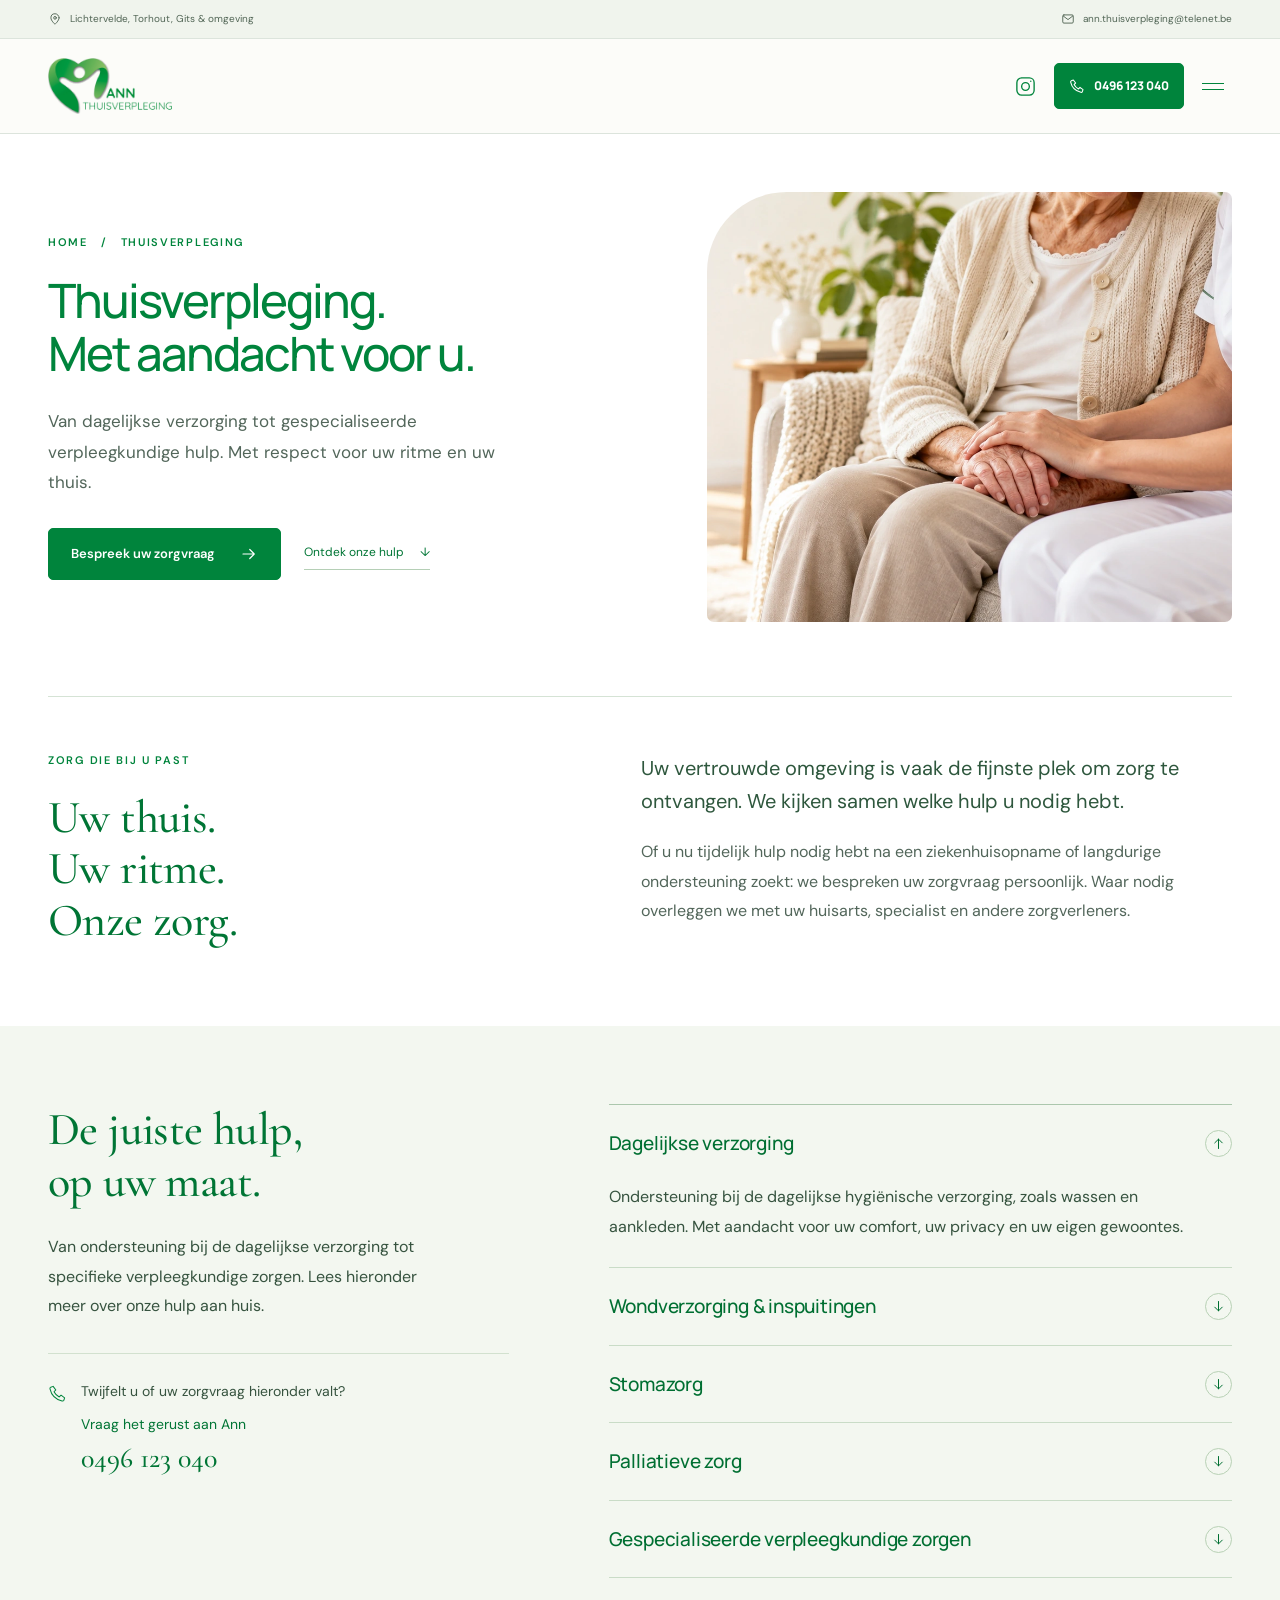
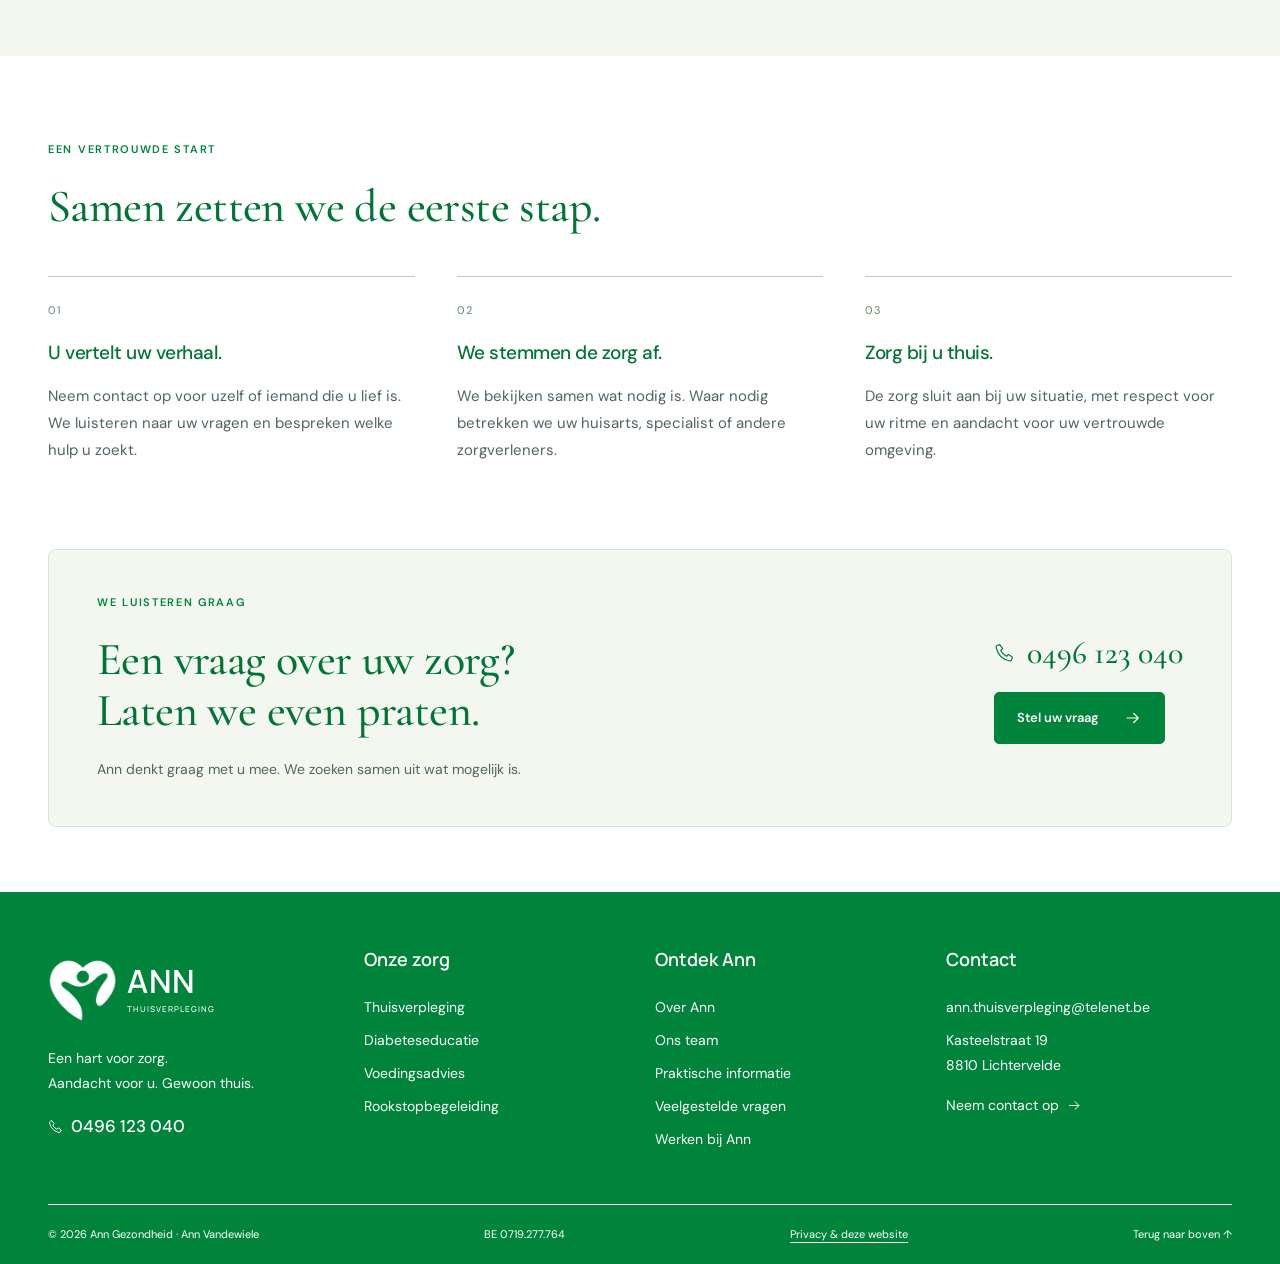
<file: thuisverpleging.html>
<!DOCTYPE html>
<html lang="nl-BE"><head><meta charset="utf-8"><meta name="viewport" content="width=device-width, initial-scale=1"><meta name="theme-color" content="#00843c"><title>Thuisverpleging | Ann Gezondheid</title><meta name="description" content="Van dagelijkse verzorging tot gespecialiseerde verpleegkundige hulp. Met respect voor uw ritme en uw thuis."><meta property="og:type" content="website"><meta property="og:locale" content="nl_BE"><meta property="og:title" content="Thuisverpleging | Ann Gezondheid"><meta property="og:description" content="Van dagelijkse verzorging tot gespecialiseerde verpleegkundige hulp. Met respect voor uw ritme en uw thuis."><link rel="icon" href="assets/favicon.svg" type="image/svg+xml"><link rel="preload" href="assets/fonts/manrope-latin-400-normal.woff2" as="font" type="font/woff2" crossorigin><link rel="preload" href="assets/fonts/dm-sans-latin-400-normal.woff2" as="font" type="font/woff2" crossorigin><link rel="stylesheet" href="styles.css"><link rel="stylesheet" href="navigation.css"><link rel="stylesheet" href="thuisverpleging.css"><script src="app.js" defer></script></head>
<body id="top" class="care-page"><svg class="icon-library" xmlns="http://www.w3.org/2000/svg" aria-hidden="true">
    <symbol id="i-arrow" viewBox="0 0 24 24"><path d="M4 12h15m-6-6 6 6-6 6"/></symbol>
    <symbol id="i-diagonal" viewBox="0 0 24 24"><path d="M6 18 18 6M6 6h12v12"/></symbol>
    <symbol id="i-phone" viewBox="0 0 24 24"><path d="m6.5 3 3.4 4.5-2.3 2.3a15 15 0 0 0 6.6 6.6l2.3-2.3L21 17.5l-1 3a2 2 0 0 1-2.3 1C9.7 19.7 4.3 14.3 2.5 6.3A2 2 0 0 1 3.5 4Z"/></symbol>
    <symbol id="i-heart" viewBox="0 0 24 24"><path d="M20.5 4.8a5.2 5.2 0 0 0-7.4 0L12 6l-1.1-1.2a5.2 5.2 0 0 0-7.4 7.4L12 21l8.5-8.8a5.2 5.2 0 0 0 0-7.4Z"/></symbol>
    <symbol id="i-home" viewBox="0 0 24 24"><path d="m3 10 9-7 9 7M5 9v12h14V9M9 21v-8h6v8"/></symbol>
    <symbol id="i-pin" viewBox="0 0 24 24"><path d="M19 10c0 5-7 11-7 11S5 15 5 10a7 7 0 1 1 14 0Z"/><circle cx="12" cy="10" r="2.3"/></symbol>
    <symbol id="i-check" viewBox="0 0 24 24"><path d="m5 12 4 4L19 6"/></symbol>
    <symbol id="i-mail" viewBox="0 0 24 24"><rect x="3" y="5" width="18" height="14" rx="2"/><path d="m4 7 8 6 8-6"/></symbol>
    <symbol id="i-leaf" viewBox="0 0 24 24"><path d="M20 3C8 2 3 7 5 14s13 7 15-11ZM3 21 15 9M8 16v-5m0 5h5"/></symbol>
    <symbol id="i-drop" viewBox="0 0 24 24"><path d="M12 2S5 10 5 15a7 7 0 0 0 14 0c0-5-7-13-7-13Z"/><path d="M9 15a3 3 0 0 0 3 3"/></symbol>
    <symbol id="i-sun" viewBox="0 0 24 24"><path d="M3 20h18M6 16a6 6 0 0 1 12 0M12 2v3M3.5 7.5l2 2m15-2-2 2M2 14h2m16 0h2"/></symbol>
    <symbol id="i-people" viewBox="0 0 24 24"><circle cx="9" cy="7" r="3"/><path d="M2 21v-3a7 7 0 0 1 14 0v3M16 4a3 3 0 0 1 0 6m3 11v-3a7 7 0 0 0-2-5"/></symbol>
    <symbol id="i-shield" viewBox="0 0 24 24"><path d="m12 2 8 3v6c0 5-4 9-8 11-4-2-8-6-8-11V5Z"/><path d="m8 12 3 3 5-6"/></symbol>
    <symbol id="i-close" viewBox="0 0 24 24"><path d="m6 6 12 12M6 18 18 6"/></symbol>
  <symbol id="i-instagram" viewBox="0 0 24 24"><rect x="3" y="3" width="18" height="18" rx="5"/><circle cx="12" cy="12" r="4"/><circle cx="17.5" cy="6.5" r=".75" fill="currentColor" stroke="none"/></symbol>
</svg><a class="skip-link" href="#inhoud">Naar de inhoud</a><div class="utility-bar"><div class="container"><p><svg class="icon" aria-hidden="true"><use href="#i-pin"/></svg>Lichtervelde, Torhout, Gits &amp; omgeving</p><a href="mailto:ann.thuisverpleging@telenet.be"><svg class="icon" aria-hidden="true"><use href="#i-mail"/></svg>ann.thuisverpleging@telenet.be</a></div></div><header class="site-header"><div class="container header-inner"><a class="brand" href="index.html" aria-label="Ann Gezondheid — startpagina"><img src="assets/logo.webp" alt="Ann Thuisverpleging" width="160" height="72"></a><nav class="main-nav" id="main-nav" aria-label="Hoofdnavigatie"><a href="index.html">Home</a><a href="thuisverpleging.html" class="active" aria-current="page">Thuisverpleging</a><a href="diabeteseducatie.html">Diabeteseducatie</a><a href="voedingsadvies.html">Voedingsadvies</a><a href="rookstopbegeleiding.html">Rookstopbegeleiding</a><a href="ons-team.html">Ons team</a><a href="contact.html">Contact</a></nav><div class="header-actions"><a class="header-instagram" href="https://www.instagram.com/" target="_blank" rel="noopener noreferrer" aria-label="Instagram openen (nieuw tabblad)"><svg class="icon" aria-hidden="true"><use href="#i-instagram"/></svg></a><a class="header-phone" href="tel:+32496123040" aria-label="Bel Ann op 0496 123 040"><svg class="icon" aria-hidden="true"><use href="#i-phone"/></svg><span class="phone-number">0496 123 040</span><span class="phone-short" aria-hidden="true">Bel Ann</span></a><button class="menu-toggle" type="button" aria-expanded="false" aria-controls="main-nav" aria-label="Menu openen"><span></span><span></span></button></div></div></header>
<main id="inhoud">
<section class="care-hero" aria-labelledby="care-title"><div class="container care-hero-grid"><div class="care-hero-copy"><p class="eyebrow"><a href="index.html">Home</a><span aria-hidden="true">/</span>Thuisverpleging</p><h1 id="care-title">Thuisverpleging.<br><span>Met aandacht voor u.</span></h1><p>Van dagelijkse verzorging tot gespecialiseerde verpleegkundige hulp. Met respect voor uw ritme en uw thuis.</p><div class="care-hero-actions"><a class="button button-primary" href="contact.html?zorg=Thuisverpleging">Bespreek uw zorgvraag<svg class="icon" aria-hidden="true"><use href="#i-arrow"/></svg></a><a class="care-text-link" href="#zorgaanbod">Ontdek onze hulp <span aria-hidden="true">↓</span></a></div></div><figure class="care-hero-photo"><img src="assets/hero-zorg.webp" alt="Een verpleegkundige legt geruststellend haar hand op de handen van een oudere persoon" width="1983" height="793" fetchpriority="high"></figure></div></section>
<section class="care-intro"><div class="container care-intro-grid"><div><p class="eyebrow">Zorg die bij u past</p><h2>Uw thuis.<br>Uw ritme.<br>Onze zorg.</h2></div><div class="care-reading"><p class="care-lead">Uw vertrouwde omgeving is vaak de fijnste plek om zorg te ontvangen. We kijken samen welke hulp u nodig hebt.</p><p>Of u nu tijdelijk hulp nodig hebt na een ziekenhuisopname of langdurige ondersteuning zoekt: we bespreken uw zorgvraag persoonlijk. Waar nodig overleggen we met uw huisarts, specialist en andere zorgverleners.</p></div></div></section>
<section class="care-offer" id="zorgaanbod" aria-labelledby="offer-title"><div class="container care-offer-grid"><div class="care-offer-heading"><h2 id="offer-title">De juiste hulp,<br>op uw maat.</h2><p>Van ondersteuning bij de dagelijkse verzorging tot specifieke verpleegkundige zorgen. Lees hieronder meer over onze hulp aan huis.</p><div class="care-question"><svg class="icon" aria-hidden="true"><use href="#i-phone"/></svg><div><p>Twijfelt u of uw zorgvraag hieronder valt?</p><a href="tel:+32496123040">Vraag het gerust aan Ann <span>0496 123 040</span></a></div></div></div><div class="care-accordion">
<details open><summary><span>Dagelijkse verzorging</span><svg class="icon" aria-hidden="true"><use href="#i-arrow"/></svg></summary><div class="care-answer"><p>Ondersteuning bij de dagelijkse hygiënische verzorging, zoals wassen en aankleden. Met aandacht voor uw comfort, uw privacy en uw eigen gewoontes.</p></div></details>
<details><summary><span>Wondverzorging &amp; inspuitingen</span><svg class="icon" aria-hidden="true"><use href="#i-arrow"/></svg></summary><div class="care-answer"><p>Verpleegkundige hulp bij wondverzorging en inspuitingen, bij u thuis. We bespreken welke zorgen nodig zijn en stemmen die waar nodig af met uw huisarts of specialist.</p></div></details>
<details><summary><span>Stomazorg</span><svg class="icon" aria-hidden="true"><use href="#i-arrow"/></svg></summary><div class="care-answer"><p>Verpleegkundige ondersteuning bij de verzorging van uw stoma. We luisteren naar uw vragen en bekijken samen welke hulp u nodig hebt in het dagelijks leven.</p></div></details>
<details><summary><span>Palliatieve zorg</span><svg class="icon" aria-hidden="true"><use href="#i-arrow"/></svg></summary><div class="care-answer"><p>Zorg en ondersteuning in uw vertrouwde omgeving, met aandacht voor u en uw naasten. Waar nodig overleggen we met uw huisarts en de andere betrokken zorgverleners.</p></div></details>
<details><summary><span>Gespecialiseerde verpleegkundige zorgen</span><svg class="icon" aria-hidden="true"><use href="#i-arrow"/></svg></summary><div class="care-answer"><p>Hebt u een specifieke zorgvraag? We bespreken persoonlijk welke verpleegkundige ondersteuning nodig en mogelijk is. Samen zoeken we uit wat bij uw situatie past.</p></div></details>
</div></div></section>
<section class="care-start" aria-labelledby="start-title"><div class="container"><div class="care-section-heading"><p class="eyebrow">Een vertrouwde start</p><h2 id="start-title">Samen zetten we de eerste stap.</h2></div><ol class="care-steps"><li><span class="care-step-number">01</span><h3>U vertelt uw verhaal.</h3><p>Neem contact op voor uzelf of iemand die u lief is. We luisteren naar uw vragen en bespreken welke hulp u zoekt.</p></li><li><span class="care-step-number">02</span><h3>We stemmen de zorg af.</h3><p>We bekijken samen wat nodig is. Waar nodig betrekken we uw huisarts, specialist of andere zorgverleners.</p></li><li><span class="care-step-number">03</span><h3>Zorg bij u thuis.</h3><p>De zorg sluit aan bij uw situatie, met respect voor uw ritme en aandacht voor uw vertrouwde omgeving.</p></li></ol></div></section>
<section class="care-contact" aria-labelledby="care-contact-title"><div class="container"><div class="care-contact-panel"><div><p class="eyebrow">We luisteren graag</p><h2 id="care-contact-title">Een vraag over uw zorg?<br>Laten we even praten.</h2><p>Ann denkt graag met u mee. We zoeken samen uit wat mogelijk is.</p></div><div class="care-contact-actions"><a class="care-direct-phone" href="tel:+32496123040"><svg class="icon" aria-hidden="true"><use href="#i-phone"/></svg>0496 123 040</a><a class="button button-primary" href="contact.html?zorg=Thuisverpleging">Stel uw vraag<svg class="icon" aria-hidden="true"><use href="#i-arrow"/></svg></a></div></div></div></section>

</main>

<footer class="site-footer"><div class="container"><div class="footer-main"><div class="footer-about"><a class="footer-brand" href="index.html" aria-label="Ann Thuisverpleging — startpagina"><span class="footer-mark" aria-hidden="true"></span><span class="footer-wordmark" aria-hidden="true">ANN<small>THUISVERPLEGING</small></span></a><p>Een hart voor zorg.<br>Aandacht voor u. Gewoon thuis.</p><a class="footer-phone" href="tel:+32496123040"><svg class="icon" aria-hidden="true"><use href="#i-phone"/></svg>0496 123 040</a></div><div><h2>Onze zorg</h2><a href="thuisverpleging.html">Thuisverpleging</a><a href="diabeteseducatie.html">Diabeteseducatie</a><a href="voedingsadvies.html">Voedingsadvies</a><a href="rookstopbegeleiding.html">Rookstopbegeleiding</a></div><div><h2>Ontdek Ann</h2><a href="over-ann.html">Over Ann</a><a href="ons-team.html">Ons team</a><a href="praktisch.html">Praktische informatie</a><a href="veelgestelde-vragen.html">Veelgestelde vragen</a><a href="vacature.html">Werken bij Ann</a></div><div><h2>Contact</h2><a href="mailto:ann.thuisverpleging@telenet.be">ann.thuisverpleging@telenet.be</a><p>Kasteelstraat 19<br>8810 Lichtervelde</p><a href="contact.html">Neem contact op <svg class="icon" aria-hidden="true"><use href="#i-arrow"/></svg></a></div></div><div class="footer-bottom"><span>© <span id="year">2026</span> Ann Gezondheid · Ann Vandewiele</span><span>BE 0719.277.764</span><button type="button" data-service="privacy" aria-haspopup="dialog">Privacy &amp; deze website</button><a href="#top">Terug naar boven ↑</a></div></div></footer>
<div class="mobile-contact"><a href="tel:+32496123040"><svg class="icon" aria-hidden="true"><use href="#i-phone"/></svg>Bel Ann</a><a href="contact.html">Stel uw vraag<svg class="icon" aria-hidden="true"><use href="#i-arrow"/></svg></a></div><dialog id="info-dialog" class="info-dialog" aria-labelledby="dialog-title"><button class="dialog-close" type="button" aria-label="Venster sluiten"><svg class="icon" aria-hidden="true"><use href="#i-close"/></svg></button><div id="dialog-content"></div></dialog><template id="content-privacy"><p class="eyebrow">Helder en eenvoudig</p><h2 id="dialog-title">Uw privacy<br><em>telt mee.</em></h2><h3>Wie zit achter deze website?</h3><p>Ann Gezondheid · Ann Vandewiele<br>Kasteelstraat 19, 8810 Lichtervelde<br>Ondernemingsnummer: BE 0719.277.764<br><a href="mailto:ann.thuisverpleging@telenet.be">ann.thuisverpleging@telenet.be</a></p><h3>Het contactformulier</h3><p>Het formulier maakt een e-mail klaar in uw eigen e-mailprogramma. Het verstuurt zelf niets en slaat uw invoer niet op de website op. U kiest zelf of u de e-mail verzendt. Deel via e-mail geen gevoelige medische informatie; bespreek die bij voorkeur rechtstreeks met Ann.</p><h3>Cookies en externe diensten</h3><p>Deze website gebruikt geen analytische of advertentiecookies en laadt geen externe lettertypen, kaarten of sociale widgets. Uw browser vraagt de pagina en bijbehorende bestanden wel op bij de hostingprovider. Of die provider technische loggegevens bewaart en hoelang, hangt af van de uiteindelijke hostinginstellingen.</p><h3>Vragen over uw gegevens?</h3><p>Neem rechtstreeks contact op met Ann. Zij kan u uitleg geven over de verwerking van uw e-mail en uw rechten. Deze toelichting gaat over de website; de verwerking van patiëntgegevens wordt afzonderlijk besproken.</p></template></body></html>
</file>
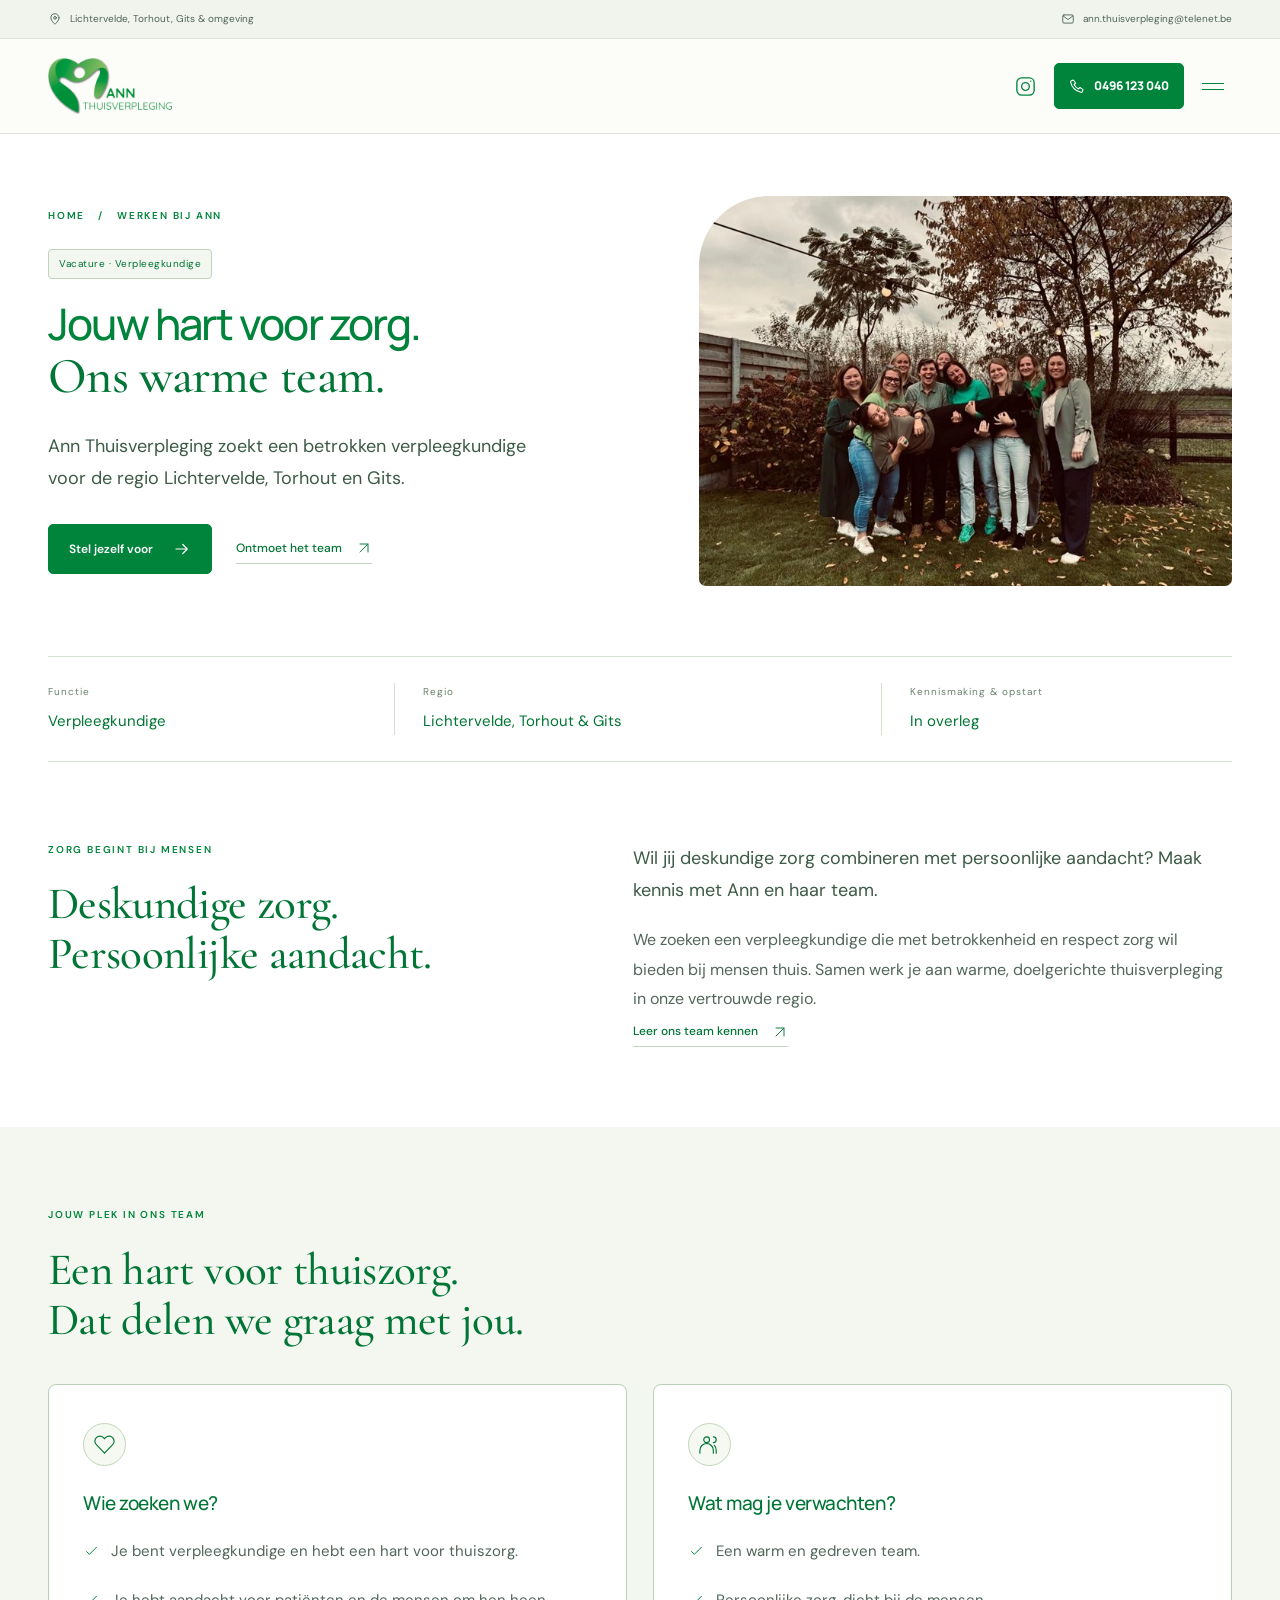
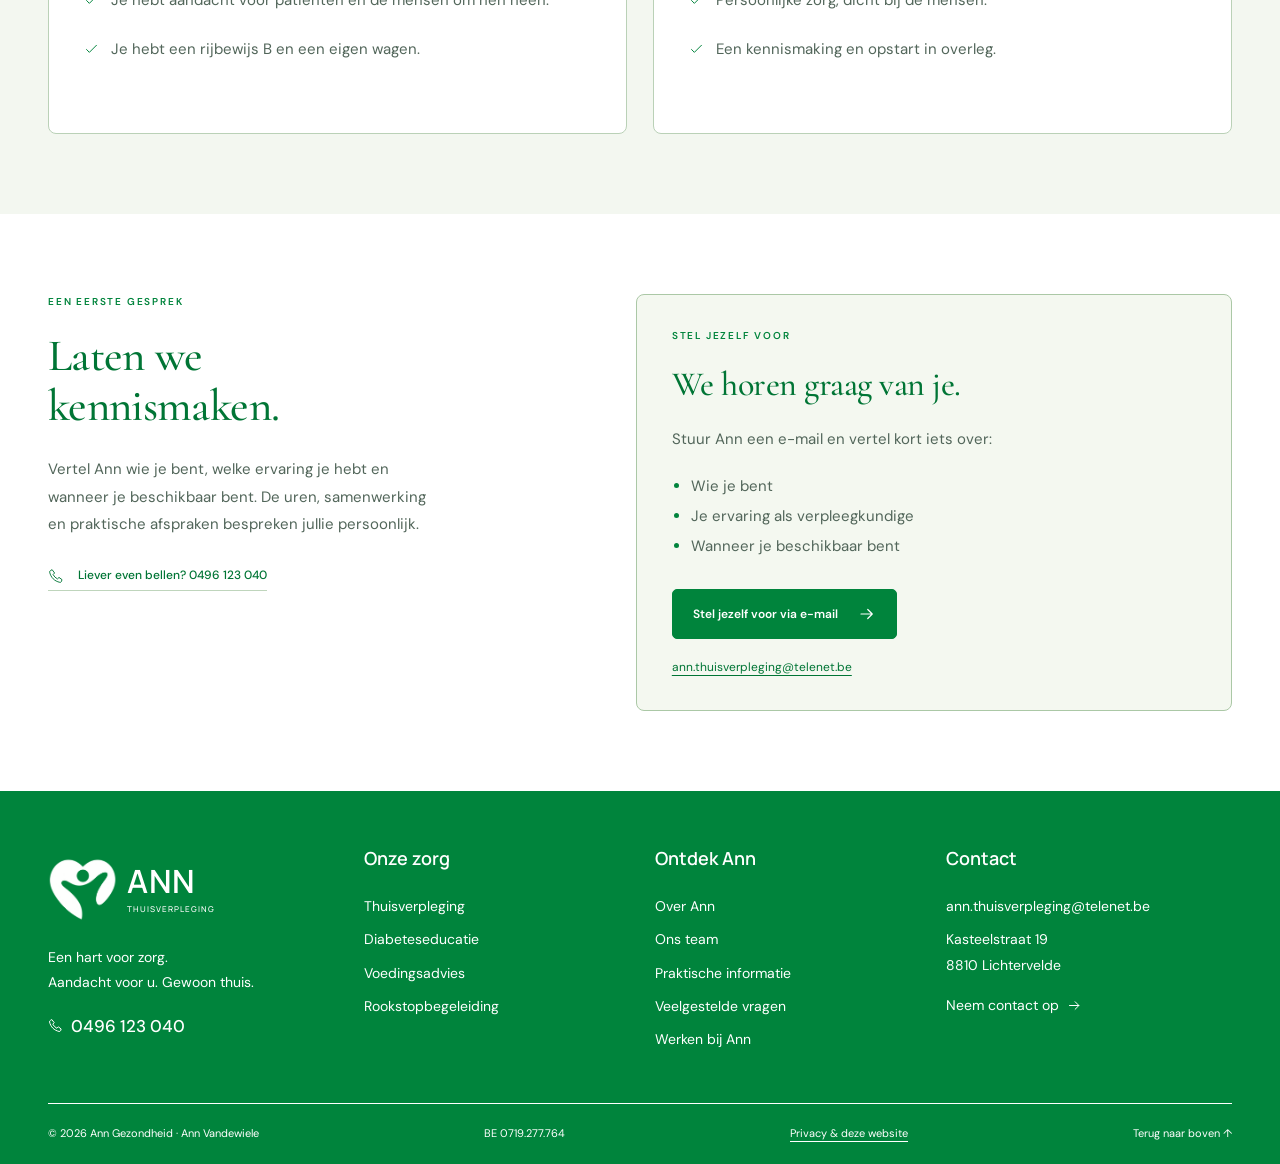
<file: vacature.html>
<!DOCTYPE html>
<html lang="nl-BE"><head><meta charset="utf-8"><meta name="viewport" content="width=device-width, initial-scale=1"><meta name="theme-color" content="#00843c"><title>Vacature verpleegkundige | Ann Gezondheid</title><meta name="description" content="Verpleegkundige gezocht voor persoonlijke thuisverpleging in Lichtervelde, Torhout en Gits. Maak kennis met Ann en haar team."><meta property="og:type" content="website"><meta property="og:locale" content="nl_BE"><meta property="og:title" content="Vacature verpleegkundige | Ann Gezondheid"><meta property="og:description" content="Verpleegkundige gezocht voor persoonlijke thuisverpleging in Lichtervelde, Torhout en Gits. Maak kennis met Ann en haar team."><link rel="icon" href="assets/favicon.svg" type="image/svg+xml"><link rel="preload" href="assets/fonts/manrope-latin-400-normal.woff2" as="font" type="font/woff2" crossorigin><link rel="preload" href="assets/fonts/dm-sans-latin-400-normal.woff2" as="font" type="font/woff2" crossorigin><link rel="stylesheet" href="styles.css"><link rel="stylesheet" href="navigation.css"><link rel="stylesheet" href="pages.css"><link rel="stylesheet" href="vacature.css"><script src="app.js" defer></script></head>
<body id="top" class="ann-page ann-vacancy"><svg class="icon-library" xmlns="http://www.w3.org/2000/svg" aria-hidden="true">
    <symbol id="i-arrow" viewBox="0 0 24 24"><path d="M4 12h15m-6-6 6 6-6 6"/></symbol>
    <symbol id="i-diagonal" viewBox="0 0 24 24"><path d="M6 18 18 6M6 6h12v12"/></symbol>
    <symbol id="i-phone" viewBox="0 0 24 24"><path d="m6.5 3 3.4 4.5-2.3 2.3a15 15 0 0 0 6.6 6.6l2.3-2.3L21 17.5l-1 3a2 2 0 0 1-2.3 1C9.7 19.7 4.3 14.3 2.5 6.3A2 2 0 0 1 3.5 4Z"/></symbol>
    <symbol id="i-heart" viewBox="0 0 24 24"><path d="M20.5 4.8a5.2 5.2 0 0 0-7.4 0L12 6l-1.1-1.2a5.2 5.2 0 0 0-7.4 7.4L12 21l8.5-8.8a5.2 5.2 0 0 0 0-7.4Z"/></symbol>
    <symbol id="i-home" viewBox="0 0 24 24"><path d="m3 10 9-7 9 7M5 9v12h14V9M9 21v-8h6v8"/></symbol>
    <symbol id="i-pin" viewBox="0 0 24 24"><path d="M19 10c0 5-7 11-7 11S5 15 5 10a7 7 0 1 1 14 0Z"/><circle cx="12" cy="10" r="2.3"/></symbol>
    <symbol id="i-check" viewBox="0 0 24 24"><path d="m5 12 4 4L19 6"/></symbol>
    <symbol id="i-mail" viewBox="0 0 24 24"><rect x="3" y="5" width="18" height="14" rx="2"/><path d="m4 7 8 6 8-6"/></symbol>
    <symbol id="i-leaf" viewBox="0 0 24 24"><path d="M20 3C8 2 3 7 5 14s13 7 15-11ZM3 21 15 9M8 16v-5m0 5h5"/></symbol>
    <symbol id="i-drop" viewBox="0 0 24 24"><path d="M12 2S5 10 5 15a7 7 0 0 0 14 0c0-5-7-13-7-13Z"/><path d="M9 15a3 3 0 0 0 3 3"/></symbol>
    <symbol id="i-sun" viewBox="0 0 24 24"><path d="M3 20h18M6 16a6 6 0 0 1 12 0M12 2v3M3.5 7.5l2 2m15-2-2 2M2 14h2m16 0h2"/></symbol>
    <symbol id="i-people" viewBox="0 0 24 24"><circle cx="9" cy="7" r="3"/><path d="M2 21v-3a7 7 0 0 1 14 0v3M16 4a3 3 0 0 1 0 6m3 11v-3a7 7 0 0 0-2-5"/></symbol>
    <symbol id="i-shield" viewBox="0 0 24 24"><path d="m12 2 8 3v6c0 5-4 9-8 11-4-2-8-6-8-11V5Z"/><path d="m8 12 3 3 5-6"/></symbol>
    <symbol id="i-close" viewBox="0 0 24 24"><path d="m6 6 12 12M6 18 18 6"/></symbol>
  <symbol id="i-instagram" viewBox="0 0 24 24"><rect x="3" y="3" width="18" height="18" rx="5"/><circle cx="12" cy="12" r="4"/><circle cx="17.5" cy="6.5" r=".75" fill="currentColor" stroke="none"/></symbol>
</svg><a class="skip-link" href="#inhoud">Naar de inhoud</a><div class="utility-bar"><div class="container"><p><svg class="icon" aria-hidden="true"><use href="#i-pin"/></svg>Lichtervelde, Torhout, Gits &amp; omgeving</p><a href="mailto:ann.thuisverpleging@telenet.be"><svg class="icon" aria-hidden="true"><use href="#i-mail"/></svg>ann.thuisverpleging@telenet.be</a></div></div><header class="site-header"><div class="container header-inner"><a class="brand" href="index.html" aria-label="Ann Gezondheid — startpagina"><img src="assets/logo.webp" alt="Ann Thuisverpleging" width="160" height="72"></a><nav class="main-nav" id="main-nav" aria-label="Hoofdnavigatie"><a href="index.html">Home</a><a href="thuisverpleging.html">Thuisverpleging</a><a href="diabeteseducatie.html">Diabeteseducatie</a><a href="voedingsadvies.html">Voedingsadvies</a><a href="rookstopbegeleiding.html">Rookstopbegeleiding</a><a href="ons-team.html">Ons team</a><a href="contact.html">Contact</a></nav><div class="header-actions"><a class="header-instagram" href="https://www.instagram.com/" target="_blank" rel="noopener noreferrer" aria-label="Instagram openen (nieuw tabblad)"><svg class="icon" aria-hidden="true"><use href="#i-instagram"/></svg></a><a class="header-phone" href="tel:+32496123040" aria-label="Bel Ann op 0496 123 040"><svg class="icon" aria-hidden="true"><use href="#i-phone"/></svg><span class="phone-number">0496 123 040</span><span class="phone-short" aria-hidden="true">Bel Ann</span></a><button class="menu-toggle" type="button" aria-expanded="false" aria-controls="main-nav" aria-label="Menu openen"><span></span><span></span></button></div></div></header>
<main id="inhoud">
<section class="ann-hero ann-vacancy-hero"><div class="container ann-hero-grid"><div class="ann-hero-copy"><p class="eyebrow ann-breadcrumb"><a href="index.html">Home</a><span aria-hidden="true">/</span>Werken bij Ann</p><p class="ann-job-label">Vacature · Verpleegkundige</p><h1>Jouw hart voor zorg.<br><em>Ons warme team.</em></h1><p class="ann-lead">Ann Thuisverpleging zoekt een betrokken verpleegkundige voor de regio Lichtervelde, Torhout en Gits.</p><div class="ann-hero-actions"><a class="button button-primary" href="mailto:ann.thuisverpleging@telenet.be?subject=Sollicitatie%20verpleegkundige%20thuisverpleging">Stel jezelf voor<svg class="icon" aria-hidden="true"><use href="#i-arrow"/></svg></a><a class="ann-text-link" href="ons-team.html">Ontmoet het team<svg class="icon" aria-hidden="true"><use href="#i-diagonal"/></svg></a></div></div><figure class="ann-vacancy-photo"><img src="assets/team.webp" alt="Ann en haar team samen in de tuin" width="700" height="525" fetchpriority="high"></figure></div></section>
<section class="ann-job-facts" aria-label="De vacature in het kort"><div class="container"><dl><div><dt>Functie</dt><dd>Verpleegkundige</dd></div><div><dt>Regio</dt><dd>Lichtervelde, Torhout &amp; Gits</dd></div><div><dt>Kennismaking &amp; opstart</dt><dd>In overleg</dd></div></dl></div></section>
<section class="ann-section"><div class="container ann-intro-grid"><div><p class="eyebrow">Zorg begint bij mensen</p><h2>Deskundige zorg.<br>Persoonlijke aandacht.</h2></div><div class="ann-reading"><p class="ann-lead">Wil jij deskundige zorg combineren met persoonlijke aandacht? Maak kennis met Ann en haar team.</p><p>We zoeken een verpleegkundige die met betrokkenheid en respect zorg wil bieden bij mensen thuis. Samen werk je aan warme, doelgerichte thuisverpleging in onze vertrouwde regio.</p><a class="ann-text-link" href="ons-team.html">Leer ons team kennen<svg class="icon" aria-hidden="true"><use href="#i-diagonal"/></svg></a></div></div></section>
<section class="ann-section ann-soft"><div class="container"><div class="ann-heading"><p class="eyebrow">Jouw plek in ons team</p><h2>Een hart voor thuiszorg.<br>Dat delen we graag met jou.</h2></div><div class="ann-job-panels"><article><span class="ann-job-icon"><svg class="icon" aria-hidden="true"><use href="#i-heart"/></svg></span><h3>Wie zoeken we?</h3><ul><li><svg class="icon" aria-hidden="true"><use href="#i-check"/></svg><span>Je bent verpleegkundige en hebt een hart voor thuiszorg.</span></li><li><svg class="icon" aria-hidden="true"><use href="#i-check"/></svg><span>Je hebt aandacht voor patiënten en de mensen om hen heen.</span></li><li><svg class="icon" aria-hidden="true"><use href="#i-check"/></svg><span>Je hebt een rijbewijs B en een eigen wagen.</span></li></ul></article><article><span class="ann-job-icon"><svg class="icon" aria-hidden="true"><use href="#i-people"/></svg></span><h3>Wat mag je verwachten?</h3><ul><li><svg class="icon" aria-hidden="true"><use href="#i-check"/></svg><span>Een warm en gedreven team.</span></li><li><svg class="icon" aria-hidden="true"><use href="#i-check"/></svg><span>Persoonlijke zorg, dicht bij de mensen.</span></li><li><svg class="icon" aria-hidden="true"><use href="#i-check"/></svg><span>Een kennismaking en opstart in overleg.</span></li></ul></article></div></div></section>
<section class="ann-section" id="kennismaken"><div class="container ann-split"><div><p class="eyebrow">Een eerste gesprek</p><h2>Laten we<br>kennismaken.</h2><p class="ann-section-intro">Vertel Ann wie je bent, welke ervaring je hebt en wanneer je beschikbaar bent. De uren, samenwerking en praktische afspraken bespreken jullie persoonlijk.</p><a class="ann-text-link" href="tel:+32496123040"><svg class="icon" aria-hidden="true"><use href="#i-phone"/></svg>Liever even bellen? 0496 123 040</a></div><div class="ann-application-card"><p class="eyebrow">Stel jezelf voor</p><h3>We horen graag van je.</h3><p>Stuur Ann een e-mail en vertel kort iets over:</p><ul><li>Wie je bent</li><li>Je ervaring als verpleegkundige</li><li>Wanneer je beschikbaar bent</li></ul><a class="button button-primary" href="mailto:ann.thuisverpleging@telenet.be?subject=Sollicitatie%20verpleegkundige%20thuisverpleging">Stel jezelf voor via e-mail<svg class="icon" aria-hidden="true"><use href="#i-arrow"/></svg></a><a class="ann-application-email" href="mailto:ann.thuisverpleging@telenet.be?subject=Sollicitatie%20verpleegkundige%20thuisverpleging">ann.thuisverpleging@telenet.be</a></div></div></section>

</main>

<footer class="site-footer"><div class="container"><div class="footer-main"><div class="footer-about"><a class="footer-brand" href="index.html" aria-label="Ann Thuisverpleging — startpagina"><span class="footer-mark" aria-hidden="true"></span><span class="footer-wordmark" aria-hidden="true">ANN<small>THUISVERPLEGING</small></span></a><p>Een hart voor zorg.<br>Aandacht voor u. Gewoon thuis.</p><a class="footer-phone" href="tel:+32496123040"><svg class="icon" aria-hidden="true"><use href="#i-phone"/></svg>0496 123 040</a></div><div><h2>Onze zorg</h2><a href="thuisverpleging.html">Thuisverpleging</a><a href="diabeteseducatie.html">Diabeteseducatie</a><a href="voedingsadvies.html">Voedingsadvies</a><a href="rookstopbegeleiding.html">Rookstopbegeleiding</a></div><div><h2>Ontdek Ann</h2><a href="over-ann.html">Over Ann</a><a href="ons-team.html">Ons team</a><a href="praktisch.html">Praktische informatie</a><a href="veelgestelde-vragen.html">Veelgestelde vragen</a><a href="vacature.html">Werken bij Ann</a></div><div><h2>Contact</h2><a href="mailto:ann.thuisverpleging@telenet.be">ann.thuisverpleging@telenet.be</a><p>Kasteelstraat 19<br>8810 Lichtervelde</p><a href="contact.html">Neem contact op <svg class="icon" aria-hidden="true"><use href="#i-arrow"/></svg></a></div></div><div class="footer-bottom"><span>© <span id="year">2026</span> Ann Gezondheid · Ann Vandewiele</span><span>BE 0719.277.764</span><button type="button" data-service="privacy" aria-haspopup="dialog">Privacy &amp; deze website</button><a href="#top">Terug naar boven ↑</a></div></div></footer>
<div class="mobile-contact"><a href="tel:+32496123040"><svg class="icon" aria-hidden="true"><use href="#i-phone"/></svg>Bel Ann</a><a href="contact.html">Stel uw vraag<svg class="icon" aria-hidden="true"><use href="#i-arrow"/></svg></a></div><dialog id="info-dialog" class="info-dialog" aria-labelledby="dialog-title"><button class="dialog-close" type="button" aria-label="Venster sluiten"><svg class="icon" aria-hidden="true"><use href="#i-close"/></svg></button><div id="dialog-content"></div></dialog><template id="content-privacy"><p class="eyebrow">Helder en eenvoudig</p><h2 id="dialog-title">Uw privacy<br><em>telt mee.</em></h2><h3>Wie zit achter deze website?</h3><p>Ann Gezondheid · Ann Vandewiele<br>Kasteelstraat 19, 8810 Lichtervelde<br>Ondernemingsnummer: BE 0719.277.764<br><a href="mailto:ann.thuisverpleging@telenet.be">ann.thuisverpleging@telenet.be</a></p><h3>Het contactformulier</h3><p>Het formulier maakt een e-mail klaar in uw eigen e-mailprogramma. Het verstuurt zelf niets en slaat uw invoer niet op de website op. U kiest zelf of u de e-mail verzendt. Deel via e-mail geen gevoelige medische informatie; bespreek die bij voorkeur rechtstreeks met Ann.</p><h3>Cookies en externe diensten</h3><p>Deze website gebruikt geen analytische of advertentiecookies en laadt geen externe lettertypen, kaarten of sociale widgets. Uw browser vraagt de pagina en bijbehorende bestanden wel op bij de hostingprovider. Of die provider technische loggegevens bewaart en hoelang, hangt af van de uiteindelijke hostinginstellingen.</p><h3>Vragen over uw gegevens?</h3><p>Neem rechtstreeks contact op met Ann. Zij kan u uitleg geven over de verwerking van uw e-mail en uw rechten. Deze toelichting gaat over de website; de verwerking van patiëntgegevens wordt afzonderlijk besproken.</p></template></body></html>
</file>
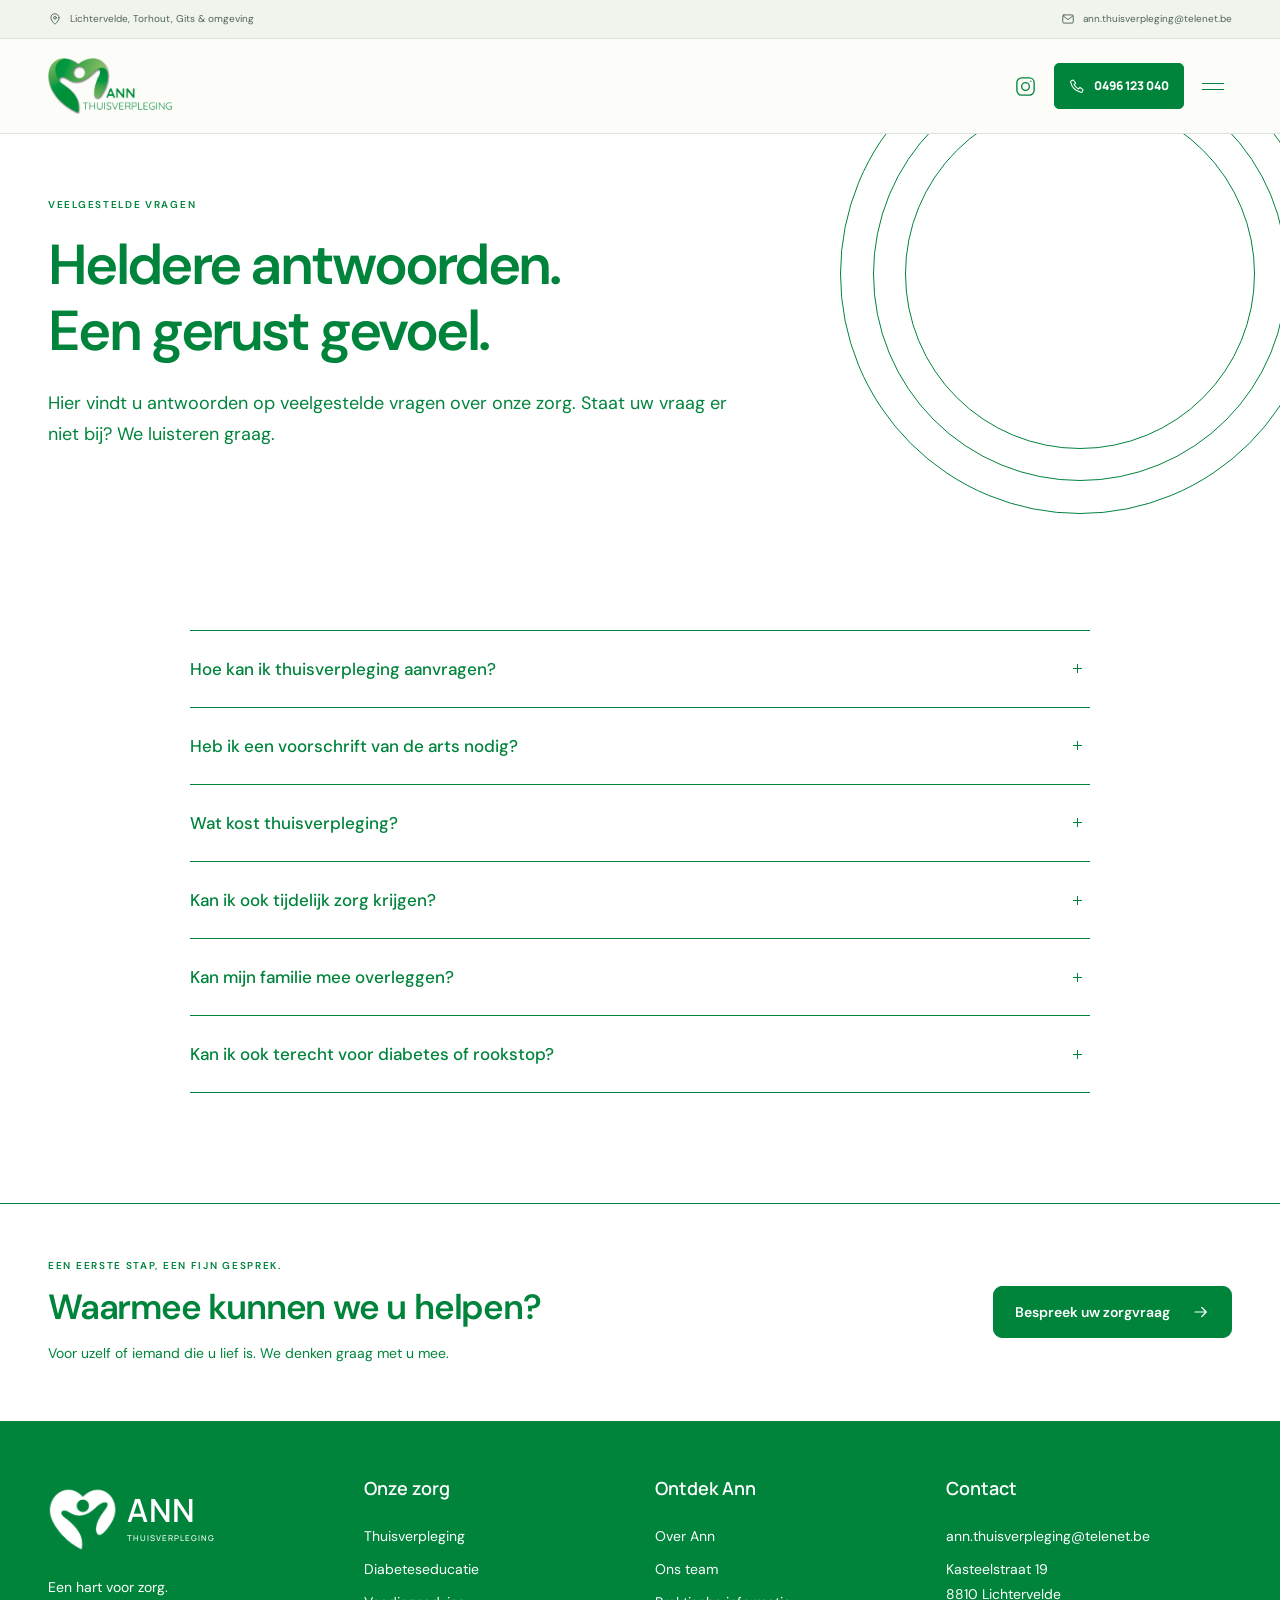
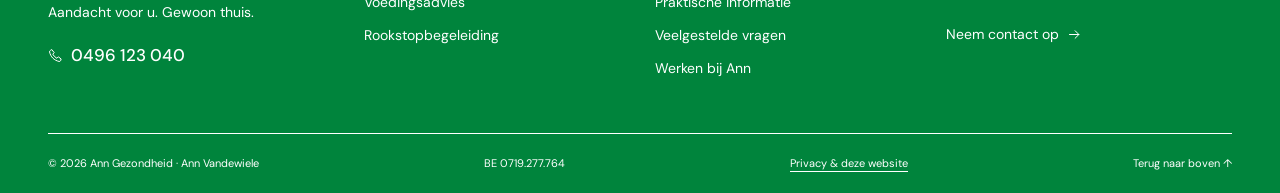
<file: veelgestelde-vragen.html>
<!DOCTYPE html>
<html lang="nl-BE"><head><meta charset="utf-8"><meta name="viewport" content="width=device-width, initial-scale=1"><meta name="theme-color" content="#00843c"><title>Veelgestelde vragen | Ann Gezondheid</title><meta name="description" content="Antwoorden op uw vragen over thuisverpleging, voorschriften, kosten en begeleiding bij Ann Gezondheid."><meta property="og:type" content="website"><meta property="og:locale" content="nl_BE"><meta property="og:title" content="Veelgestelde vragen | Ann Gezondheid"><meta property="og:description" content="Antwoorden op uw vragen over thuisverpleging, voorschriften, kosten en begeleiding bij Ann Gezondheid."><link rel="icon" href="assets/favicon.svg" type="image/svg+xml"><link rel="preload" href="assets/fonts/manrope-latin-400-normal.woff2" as="font" type="font/woff2" crossorigin><link rel="preload" href="assets/fonts/dm-sans-latin-400-normal.woff2" as="font" type="font/woff2" crossorigin><link rel="stylesheet" href="styles.css"><link rel="stylesheet" href="navigation.css"><script src="app.js" defer></script></head>
<body id="top"><svg class="icon-library" xmlns="http://www.w3.org/2000/svg" aria-hidden="true">
    <symbol id="i-arrow" viewBox="0 0 24 24"><path d="M4 12h15m-6-6 6 6-6 6"/></symbol>
    <symbol id="i-diagonal" viewBox="0 0 24 24"><path d="M6 18 18 6M6 6h12v12"/></symbol>
    <symbol id="i-phone" viewBox="0 0 24 24"><path d="m6.5 3 3.4 4.5-2.3 2.3a15 15 0 0 0 6.6 6.6l2.3-2.3L21 17.5l-1 3a2 2 0 0 1-2.3 1C9.7 19.7 4.3 14.3 2.5 6.3A2 2 0 0 1 3.5 4Z"/></symbol>
    <symbol id="i-heart" viewBox="0 0 24 24"><path d="M20.5 4.8a5.2 5.2 0 0 0-7.4 0L12 6l-1.1-1.2a5.2 5.2 0 0 0-7.4 7.4L12 21l8.5-8.8a5.2 5.2 0 0 0 0-7.4Z"/></symbol>
    <symbol id="i-home" viewBox="0 0 24 24"><path d="m3 10 9-7 9 7M5 9v12h14V9M9 21v-8h6v8"/></symbol>
    <symbol id="i-pin" viewBox="0 0 24 24"><path d="M19 10c0 5-7 11-7 11S5 15 5 10a7 7 0 1 1 14 0Z"/><circle cx="12" cy="10" r="2.3"/></symbol>
    <symbol id="i-check" viewBox="0 0 24 24"><path d="m5 12 4 4L19 6"/></symbol>
    <symbol id="i-mail" viewBox="0 0 24 24"><rect x="3" y="5" width="18" height="14" rx="2"/><path d="m4 7 8 6 8-6"/></symbol>
    <symbol id="i-leaf" viewBox="0 0 24 24"><path d="M20 3C8 2 3 7 5 14s13 7 15-11ZM3 21 15 9M8 16v-5m0 5h5"/></symbol>
    <symbol id="i-drop" viewBox="0 0 24 24"><path d="M12 2S5 10 5 15a7 7 0 0 0 14 0c0-5-7-13-7-13Z"/><path d="M9 15a3 3 0 0 0 3 3"/></symbol>
    <symbol id="i-sun" viewBox="0 0 24 24"><path d="M3 20h18M6 16a6 6 0 0 1 12 0M12 2v3M3.5 7.5l2 2m15-2-2 2M2 14h2m16 0h2"/></symbol>
    <symbol id="i-people" viewBox="0 0 24 24"><circle cx="9" cy="7" r="3"/><path d="M2 21v-3a7 7 0 0 1 14 0v3M16 4a3 3 0 0 1 0 6m3 11v-3a7 7 0 0 0-2-5"/></symbol>
    <symbol id="i-shield" viewBox="0 0 24 24"><path d="m12 2 8 3v6c0 5-4 9-8 11-4-2-8-6-8-11V5Z"/><path d="m8 12 3 3 5-6"/></symbol>
    <symbol id="i-close" viewBox="0 0 24 24"><path d="m6 6 12 12M6 18 18 6"/></symbol>
  <symbol id="i-instagram" viewBox="0 0 24 24"><rect x="3" y="3" width="18" height="18" rx="5"/><circle cx="12" cy="12" r="4"/><circle cx="17.5" cy="6.5" r=".75" fill="currentColor" stroke="none"/></symbol>
</svg><a class="skip-link" href="#inhoud">Naar de inhoud</a><div class="utility-bar"><div class="container"><p><svg class="icon" aria-hidden="true"><use href="#i-pin"/></svg>Lichtervelde, Torhout, Gits &amp; omgeving</p><a href="mailto:ann.thuisverpleging@telenet.be"><svg class="icon" aria-hidden="true"><use href="#i-mail"/></svg>ann.thuisverpleging@telenet.be</a></div></div><header class="site-header"><div class="container header-inner"><a class="brand" href="index.html" aria-label="Ann Gezondheid — startpagina"><img src="assets/logo.webp" alt="Ann Thuisverpleging" width="160" height="72"></a><nav class="main-nav" id="main-nav" aria-label="Hoofdnavigatie"><a href="index.html">Home</a><a href="thuisverpleging.html">Thuisverpleging</a><a href="diabeteseducatie.html">Diabeteseducatie</a><a href="voedingsadvies.html">Voedingsadvies</a><a href="rookstopbegeleiding.html">Rookstopbegeleiding</a><a href="ons-team.html">Ons team</a><a href="contact.html">Contact</a></nav><div class="header-actions"><a class="header-instagram" href="https://www.instagram.com/" target="_blank" rel="noopener noreferrer" aria-label="Instagram openen (nieuw tabblad)"><svg class="icon" aria-hidden="true"><use href="#i-instagram"/></svg></a><a class="header-phone" href="tel:+32496123040" aria-label="Bel Ann op 0496 123 040"><svg class="icon" aria-hidden="true"><use href="#i-phone"/></svg><span class="phone-number">0496 123 040</span><span class="phone-short" aria-hidden="true">Bel Ann</span></a><button class="menu-toggle" type="button" aria-expanded="false" aria-controls="main-nav" aria-label="Menu openen"><span></span><span></span></button></div></div></header>
<main id="inhoud"><section class="page-hero"><div class="container"><p class="eyebrow">Veelgestelde vragen</p><h1>Heldere antwoorden.<br><span>Een gerust gevoel.</span></h1><p class="page-lead">Hier vindt u antwoorden op veelgestelde vragen over onze zorg. Staat uw vraag er niet bij? We luisteren graag.</p></div><span class="hero-ring" aria-hidden="true"></span></section><section class="section"><div class="container faq-container"><div class="faq-list">
          <details><summary>Hoe kan ik thuisverpleging aanvragen?<span class="faq-plus" aria-hidden="true"></span></summary><div class="faq-answer"><p>U kunt Ann rechtstreeks bellen op <a href="tel:+32496123040">0496 123 040</a> of een e-mail sturen. Ook een familielid, mantelzorger, huisarts of ziekenhuis kan contact opnemen. We bespreken uw situatie en bekijken welke zorg mogelijk is.</p></div></details>
          <details><summary>Heb ik een voorschrift van de arts nodig?<span class="faq-plus" aria-hidden="true"></span></summary><div class="faq-answer"><p>Dat hangt af van de verpleegkundige zorg die u nodig hebt. Voor bepaalde zorgen is een medisch voorschrift nodig. Neem gerust contact op: we bekijken samen wat voor uw situatie nodig is en stemmen waar nodig af met uw arts.</p></div></details>
          <details><summary>Wat kost thuisverpleging?<span class="faq-plus" aria-hidden="true"></span></summary><div class="faq-answer"><p>De terugbetaling hangt af van de soort zorg en de voorwaarden van uw ziekenfonds. We bespreken dit graag met u vóór de zorg start, zodat u weet waar u aan toe bent. Neem uw ziekenfondsgegevens bij de hand wanneer u contact opneemt.</p></div></details>
          <details><summary>Kan ik ook tijdelijk zorg krijgen?<span class="faq-plus" aria-hidden="true"></span></summary><div class="faq-answer"><p>Ook na een ziekenhuisopname, operatie of tijdens een herstelperiode kunt u thuisverpleging nodig hebben. We bekijken samen de zorgvraag, de verwachte duur en wat praktisch mogelijk is.</p></div></details>
          <details><summary>Kan mijn familie mee overleggen?<span class="faq-plus" aria-hidden="true"></span></summary><div class="faq-answer"><p>Natuurlijk. Als u dat wenst, betrekken we uw familie of mantelzorger bij het overleg. U blijft zelf centraal staan: we bespreken samen welke informatie gedeeld wordt en welke ondersteuning u prettig vindt.</p></div></details>
          <details><summary>Kan ik ook terecht voor diabetes of rookstop?<span class="faq-plus" aria-hidden="true"></span></summary><div class="faq-answer"><p>Ja. Naast thuisverpleging biedt Ann Gezondheid ook diabeteseducatie, voedingsadvies en rookstopbegeleiding. Contacteer Ann om uw vraag te bespreken en meer te weten over de mogelijkheden en eventuele terugbetaling.</p></div></details>
        </div>
      </div></section><section class="contact-banner"><div class="container"><div><p class="eyebrow">Een eerste stap, een fijn gesprek.</p><h2>Waarmee kunnen we <span>u helpen?</span></h2><p>Voor uzelf of iemand die u lief is. We denken graag met u mee.</p></div><a class="button button-primary" href="contact.html">Bespreek uw zorgvraag<svg class="icon" aria-hidden="true"><use href="#i-arrow"/></svg></a></div></section></main>
<footer class="site-footer"><div class="container"><div class="footer-main"><div class="footer-about"><a class="footer-brand" href="index.html" aria-label="Ann Thuisverpleging — startpagina"><span class="footer-mark" aria-hidden="true"></span><span class="footer-wordmark" aria-hidden="true">ANN<small>THUISVERPLEGING</small></span></a><p>Een hart voor zorg.<br>Aandacht voor u. Gewoon thuis.</p><a class="footer-phone" href="tel:+32496123040"><svg class="icon" aria-hidden="true"><use href="#i-phone"/></svg>0496 123 040</a></div><div><h2>Onze zorg</h2><a href="thuisverpleging.html">Thuisverpleging</a><a href="diabeteseducatie.html">Diabeteseducatie</a><a href="voedingsadvies.html">Voedingsadvies</a><a href="rookstopbegeleiding.html">Rookstopbegeleiding</a></div><div><h2>Ontdek Ann</h2><a href="over-ann.html">Over Ann</a><a href="ons-team.html">Ons team</a><a href="praktisch.html">Praktische informatie</a><a href="veelgestelde-vragen.html">Veelgestelde vragen</a><a href="vacature.html">Werken bij Ann</a></div><div><h2>Contact</h2><a href="mailto:ann.thuisverpleging@telenet.be">ann.thuisverpleging@telenet.be</a><p>Kasteelstraat 19<br>8810 Lichtervelde</p><a href="contact.html">Neem contact op <svg class="icon" aria-hidden="true"><use href="#i-arrow"/></svg></a></div></div><div class="footer-bottom"><span>© <span id="year">2026</span> Ann Gezondheid · Ann Vandewiele</span><span>BE 0719.277.764</span><button type="button" data-service="privacy" aria-haspopup="dialog">Privacy &amp; deze website</button><a href="#top">Terug naar boven ↑</a></div></div></footer>
<div class="mobile-contact"><a href="tel:+32496123040"><svg class="icon" aria-hidden="true"><use href="#i-phone"/></svg>Bel Ann</a><a href="contact.html">Stel uw vraag<svg class="icon" aria-hidden="true"><use href="#i-arrow"/></svg></a></div><dialog id="info-dialog" class="info-dialog" aria-labelledby="dialog-title"><button class="dialog-close" type="button" aria-label="Venster sluiten"><svg class="icon" aria-hidden="true"><use href="#i-close"/></svg></button><div id="dialog-content"></div></dialog><template id="content-privacy"><p class="eyebrow">Helder en eenvoudig</p><h2 id="dialog-title">Uw privacy<br><em>telt mee.</em></h2><h3>Wie zit achter deze website?</h3><p>Ann Gezondheid · Ann Vandewiele<br>Kasteelstraat 19, 8810 Lichtervelde<br>Ondernemingsnummer: BE 0719.277.764<br><a href="mailto:ann.thuisverpleging@telenet.be">ann.thuisverpleging@telenet.be</a></p><h3>Het contactformulier</h3><p>Het formulier maakt een e-mail klaar in uw eigen e-mailprogramma. Het verstuurt zelf niets en slaat uw invoer niet op de website op. U kiest zelf of u de e-mail verzendt. Deel via e-mail geen gevoelige medische informatie; bespreek die bij voorkeur rechtstreeks met Ann.</p><h3>Cookies en externe diensten</h3><p>Deze website gebruikt geen analytische of advertentiecookies en laadt geen externe lettertypen, kaarten of sociale widgets. Uw browser vraagt de pagina en bijbehorende bestanden wel op bij de hostingprovider. Of die provider technische loggegevens bewaart en hoelang, hangt af van de uiteindelijke hostinginstellingen.</p><h3>Vragen over uw gegevens?</h3><p>Neem rechtstreeks contact op met Ann. Zij kan u uitleg geven over de verwerking van uw e-mail en uw rechten. Deze toelichting gaat over de website; de verwerking van patiëntgegevens wordt afzonderlijk besproken.</p></template></body></html>
</file>
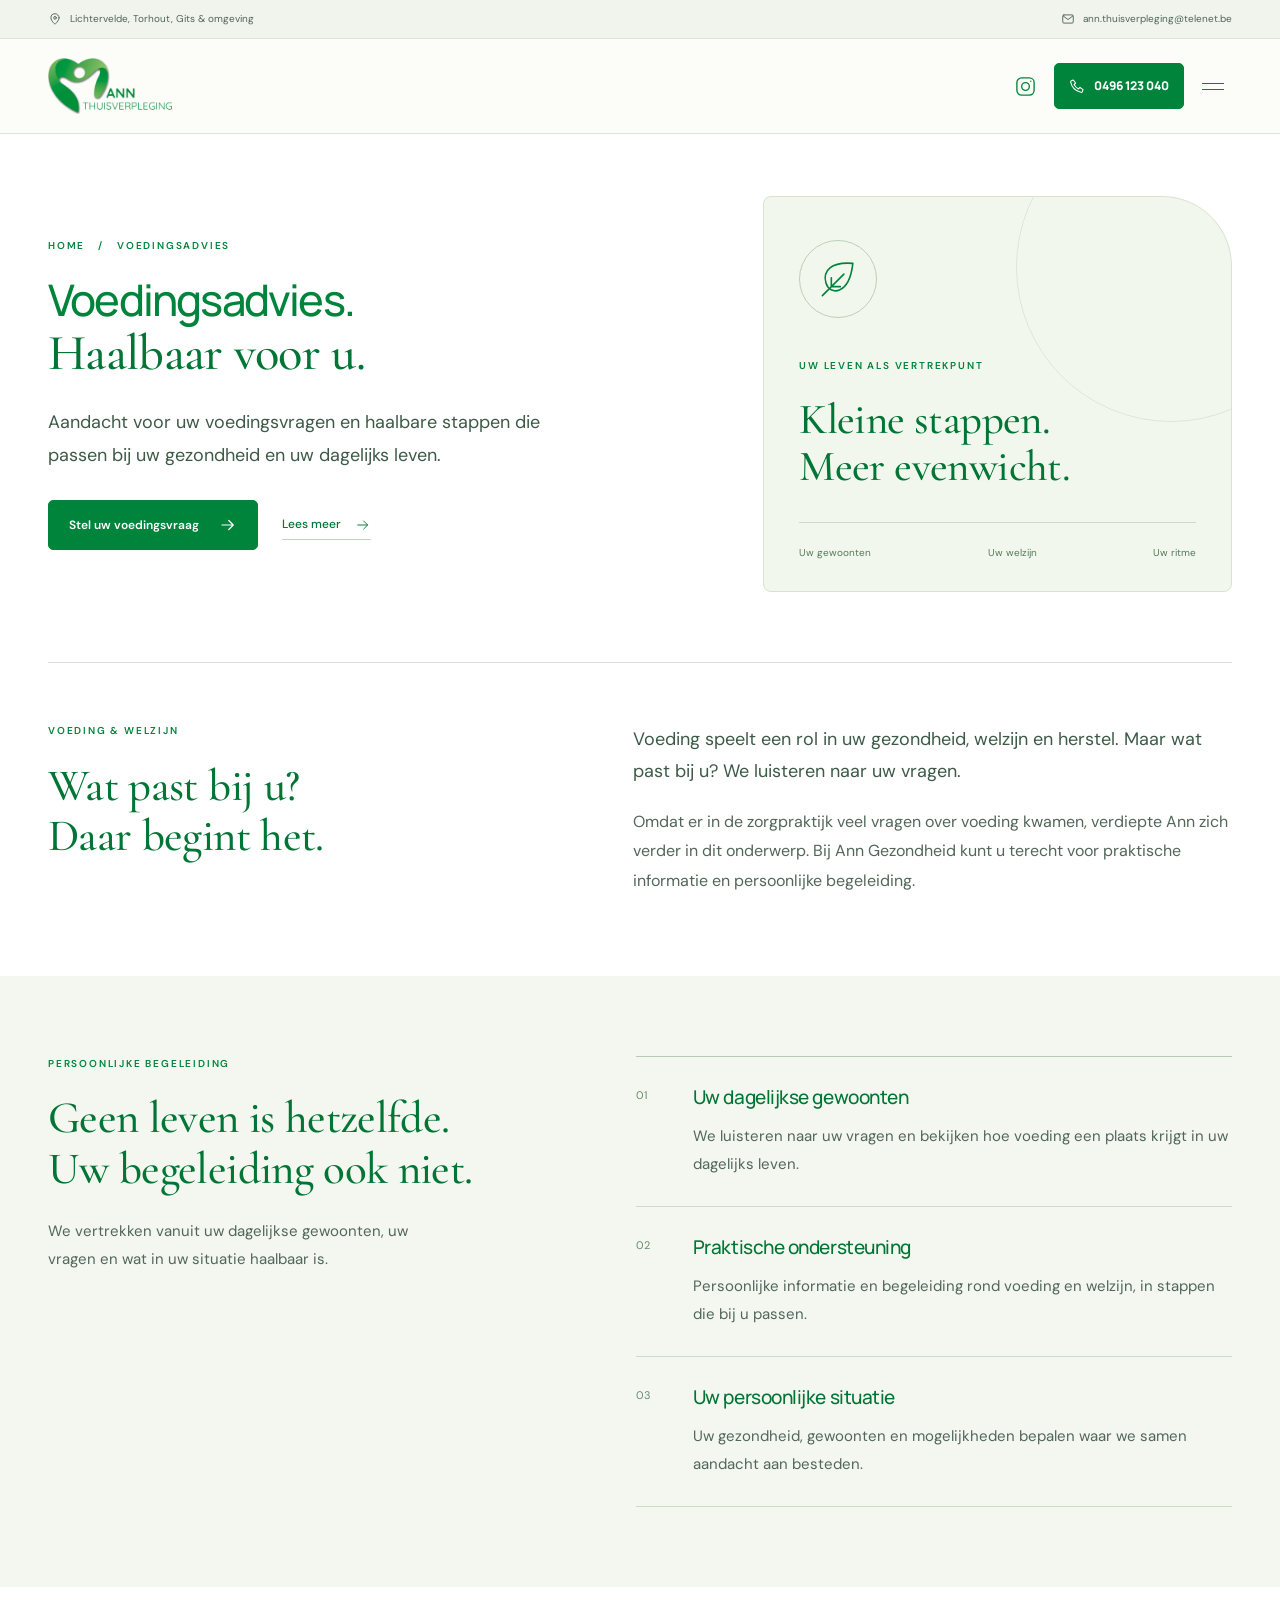
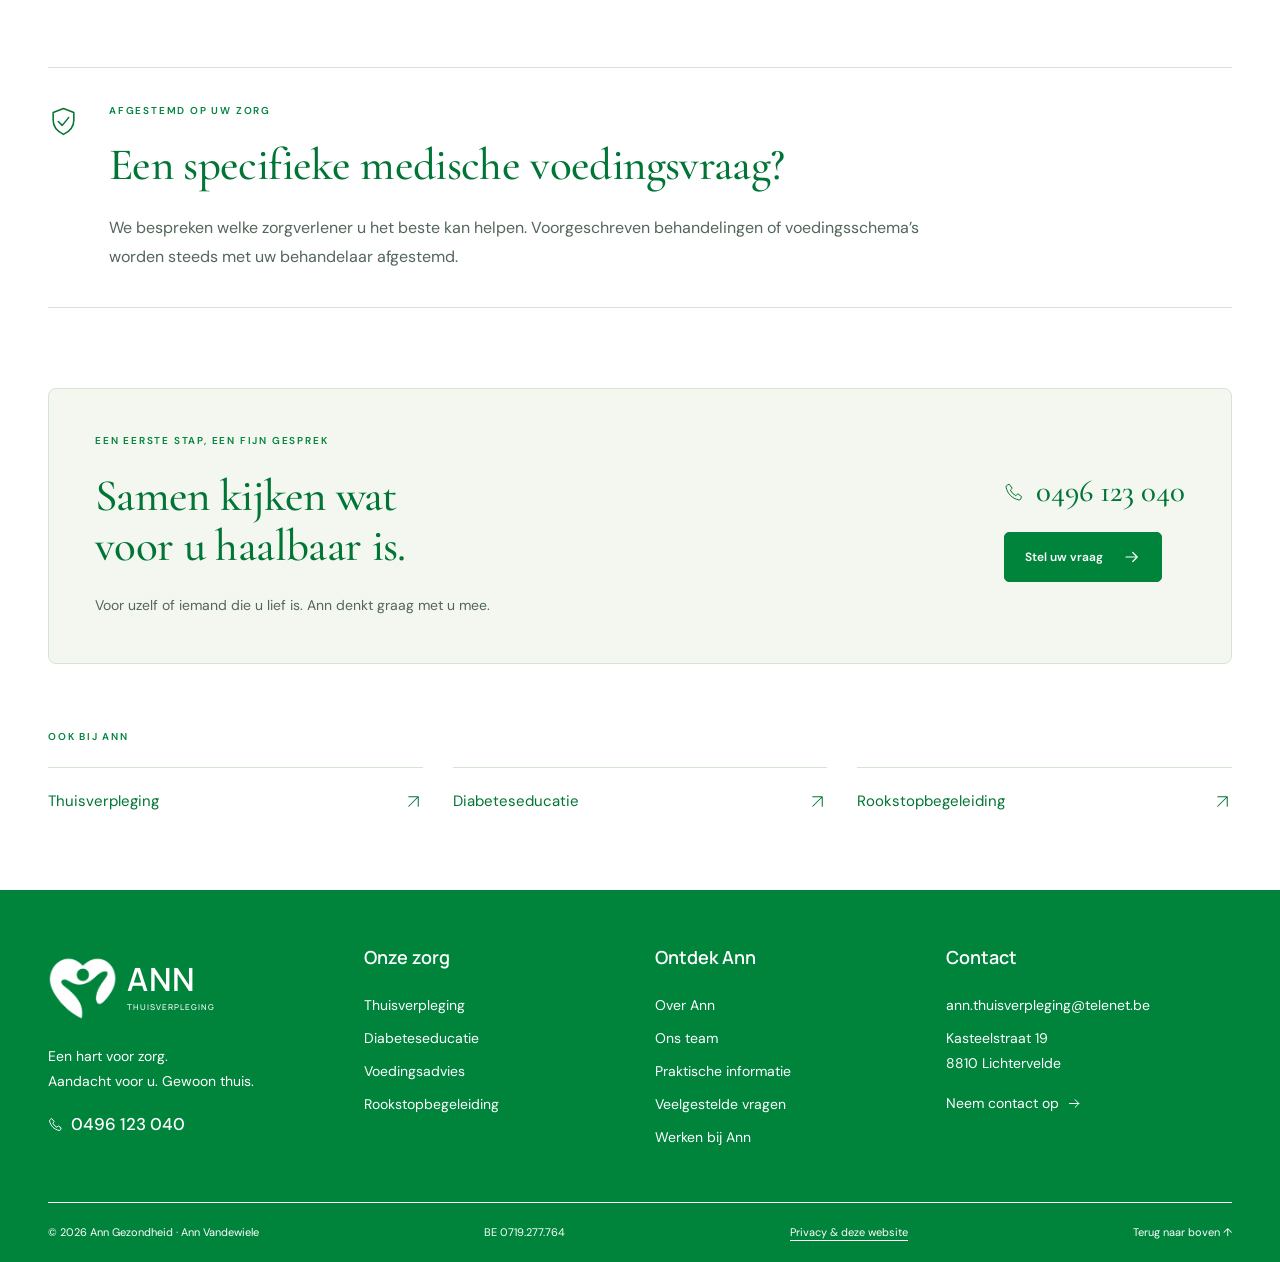
<file: voedingsadvies.html>
<!DOCTYPE html>
<html lang="nl-BE"><head><meta charset="utf-8"><meta name="viewport" content="width=device-width, initial-scale=1"><meta name="theme-color" content="#00843c"><title>Voedingsadvies | Ann Gezondheid</title><meta name="description" content="Aandacht voor uw voedingsvragen en haalbare stappen die passen bij uw gezondheid en uw dagelijks leven."><meta property="og:type" content="website"><meta property="og:locale" content="nl_BE"><meta property="og:title" content="Voedingsadvies | Ann Gezondheid"><meta property="og:description" content="Aandacht voor uw voedingsvragen en haalbare stappen die passen bij uw gezondheid en uw dagelijks leven."><link rel="icon" href="assets/favicon.svg" type="image/svg+xml"><link rel="preload" href="assets/fonts/manrope-latin-400-normal.woff2" as="font" type="font/woff2" crossorigin><link rel="preload" href="assets/fonts/dm-sans-latin-400-normal.woff2" as="font" type="font/woff2" crossorigin><link rel="stylesheet" href="styles.css"><link rel="stylesheet" href="navigation.css"><link rel="stylesheet" href="pages.css"><script src="app.js" defer></script></head>
<body id="top" class="ann-page ann-nutrition"><svg class="icon-library" xmlns="http://www.w3.org/2000/svg" aria-hidden="true">
    <symbol id="i-arrow" viewBox="0 0 24 24"><path d="M4 12h15m-6-6 6 6-6 6"/></symbol>
    <symbol id="i-diagonal" viewBox="0 0 24 24"><path d="M6 18 18 6M6 6h12v12"/></symbol>
    <symbol id="i-phone" viewBox="0 0 24 24"><path d="m6.5 3 3.4 4.5-2.3 2.3a15 15 0 0 0 6.6 6.6l2.3-2.3L21 17.5l-1 3a2 2 0 0 1-2.3 1C9.7 19.7 4.3 14.3 2.5 6.3A2 2 0 0 1 3.5 4Z"/></symbol>
    <symbol id="i-heart" viewBox="0 0 24 24"><path d="M20.5 4.8a5.2 5.2 0 0 0-7.4 0L12 6l-1.1-1.2a5.2 5.2 0 0 0-7.4 7.4L12 21l8.5-8.8a5.2 5.2 0 0 0 0-7.4Z"/></symbol>
    <symbol id="i-home" viewBox="0 0 24 24"><path d="m3 10 9-7 9 7M5 9v12h14V9M9 21v-8h6v8"/></symbol>
    <symbol id="i-pin" viewBox="0 0 24 24"><path d="M19 10c0 5-7 11-7 11S5 15 5 10a7 7 0 1 1 14 0Z"/><circle cx="12" cy="10" r="2.3"/></symbol>
    <symbol id="i-check" viewBox="0 0 24 24"><path d="m5 12 4 4L19 6"/></symbol>
    <symbol id="i-mail" viewBox="0 0 24 24"><rect x="3" y="5" width="18" height="14" rx="2"/><path d="m4 7 8 6 8-6"/></symbol>
    <symbol id="i-leaf" viewBox="0 0 24 24"><path d="M20 3C8 2 3 7 5 14s13 7 15-11ZM3 21 15 9M8 16v-5m0 5h5"/></symbol>
    <symbol id="i-drop" viewBox="0 0 24 24"><path d="M12 2S5 10 5 15a7 7 0 0 0 14 0c0-5-7-13-7-13Z"/><path d="M9 15a3 3 0 0 0 3 3"/></symbol>
    <symbol id="i-sun" viewBox="0 0 24 24"><path d="M3 20h18M6 16a6 6 0 0 1 12 0M12 2v3M3.5 7.5l2 2m15-2-2 2M2 14h2m16 0h2"/></symbol>
    <symbol id="i-people" viewBox="0 0 24 24"><circle cx="9" cy="7" r="3"/><path d="M2 21v-3a7 7 0 0 1 14 0v3M16 4a3 3 0 0 1 0 6m3 11v-3a7 7 0 0 0-2-5"/></symbol>
    <symbol id="i-shield" viewBox="0 0 24 24"><path d="m12 2 8 3v6c0 5-4 9-8 11-4-2-8-6-8-11V5Z"/><path d="m8 12 3 3 5-6"/></symbol>
    <symbol id="i-close" viewBox="0 0 24 24"><path d="m6 6 12 12M6 18 18 6"/></symbol>
  <symbol id="i-instagram" viewBox="0 0 24 24"><rect x="3" y="3" width="18" height="18" rx="5"/><circle cx="12" cy="12" r="4"/><circle cx="17.5" cy="6.5" r=".75" fill="currentColor" stroke="none"/></symbol>
</svg><a class="skip-link" href="#inhoud">Naar de inhoud</a><div class="utility-bar"><div class="container"><p><svg class="icon" aria-hidden="true"><use href="#i-pin"/></svg>Lichtervelde, Torhout, Gits &amp; omgeving</p><a href="mailto:ann.thuisverpleging@telenet.be"><svg class="icon" aria-hidden="true"><use href="#i-mail"/></svg>ann.thuisverpleging@telenet.be</a></div></div><header class="site-header"><div class="container header-inner"><a class="brand" href="index.html" aria-label="Ann Gezondheid — startpagina"><img src="assets/logo.webp" alt="Ann Thuisverpleging" width="160" height="72"></a><nav class="main-nav" id="main-nav" aria-label="Hoofdnavigatie"><a href="index.html">Home</a><a href="thuisverpleging.html">Thuisverpleging</a><a href="diabeteseducatie.html">Diabeteseducatie</a><a href="voedingsadvies.html" class="active" aria-current="page">Voedingsadvies</a><a href="rookstopbegeleiding.html">Rookstopbegeleiding</a><a href="ons-team.html">Ons team</a><a href="contact.html">Contact</a></nav><div class="header-actions"><a class="header-instagram" href="https://www.instagram.com/" target="_blank" rel="noopener noreferrer" aria-label="Instagram openen (nieuw tabblad)"><svg class="icon" aria-hidden="true"><use href="#i-instagram"/></svg></a><a class="header-phone" href="tel:+32496123040" aria-label="Bel Ann op 0496 123 040"><svg class="icon" aria-hidden="true"><use href="#i-phone"/></svg><span class="phone-number">0496 123 040</span><span class="phone-short" aria-hidden="true">Bel Ann</span></a><button class="menu-toggle" type="button" aria-expanded="false" aria-controls="main-nav" aria-label="Menu openen"><span></span><span></span></button></div></div></header>
<main id="inhoud"><section class="ann-hero"><div class="container ann-hero-grid nutrition-hero-grid"><div class="ann-hero-copy"><p class="eyebrow ann-breadcrumb"><a href="index.html">Home</a><span aria-hidden="true">/</span>Voedingsadvies</p><h1>Voedingsadvies.<br><em>Haalbaar voor u.</em></h1><p class="ann-lead">Aandacht voor uw voedingsvragen en haalbare stappen die passen bij uw gezondheid en uw dagelijks leven.</p><div class="ann-hero-actions"><a class="button button-primary" href="contact.html?zorg=Voedingsadvies">Stel uw voedingsvraag<svg class="icon" aria-hidden="true"><use href="#i-arrow"/></svg></a><a class="ann-text-link" href="#voedingsvragen">Lees meer <svg class="icon" aria-hidden="true"><use href="#i-arrow"/></svg></a></div></div><div class="ann-nutrition-panel"><span class="ann-leaf-emblem" aria-hidden="true"><svg class="icon" aria-hidden="true"><use href="#i-leaf"/></svg></span><p class="eyebrow">Uw leven als vertrekpunt</p><p class="ann-display">Kleine stappen.<br>Meer evenwicht.</p><div class="ann-panel-foot"><span>Uw gewoonten</span><span>Uw welzijn</span><span>Uw ritme</span></div></div></div></section>
<section class="ann-section ann-top-rule" id="voedingsvragen"><div class="container ann-intro-grid"><div><p class="eyebrow">Voeding &amp; welzijn</p><h2>Wat past bij u?<br>Daar begint het.</h2></div><div class="ann-reading"><p class="ann-lead">Voeding speelt een rol in uw gezondheid, welzijn en herstel. Maar wat past bij u? We luisteren naar uw vragen.</p><p>Omdat er in de zorgpraktijk veel vragen over voeding kwamen, verdiepte Ann zich verder in dit onderwerp. Bij Ann Gezondheid kunt u terecht voor praktische informatie en persoonlijke begeleiding.</p></div></div></section>
<section class="ann-section ann-soft"><div class="container ann-split"><div><p class="eyebrow">Persoonlijke begeleiding</p><h2>Geen leven is hetzelfde.<br>Uw begeleiding ook niet.</h2><p class="ann-section-intro">We vertrekken vanuit uw dagelijkse gewoonten, uw vragen en wat in uw situatie haalbaar is.</p></div><div class="ann-editorial-list"><article><span>01</span><div><h3>Uw dagelijkse gewoonten</h3><p>We luisteren naar uw vragen en bekijken hoe voeding een plaats krijgt in uw dagelijks leven.</p></div></article><article><span>02</span><div><h3>Praktische ondersteuning</h3><p>Persoonlijke informatie en begeleiding rond voeding en welzijn, in stappen die bij u passen.</p></div></article><article><span>03</span><div><h3>Uw persoonlijke situatie</h3><p>Uw gezondheid, gewoonten en mogelijkheden bepalen waar we samen aandacht aan besteden.</p></div></article></div></div></section>
<section class="ann-section"><div class="container"><div class="ann-medical-note"><svg class="icon" aria-hidden="true"><use href="#i-shield"/></svg><div><p class="eyebrow">Afgestemd op uw zorg</p><h2>Een specifieke medische voedingsvraag?</h2><p>We bespreken welke zorgverlener u het beste kan helpen. Voorgeschreven behandelingen of voedingsschema’s worden steeds met uw behandelaar afgestemd.</p></div></div></div></section><section class="ann-section ann-cta-section"><div class="container"><div class="ann-cta"><div><p class="eyebrow">Een eerste stap, een fijn gesprek</p><h2>Samen kijken wat<br>voor u haalbaar is.</h2><p>Voor uzelf of iemand die u lief is. Ann denkt graag met u mee.</p></div><div class="ann-cta-actions"><a class="ann-cta-phone" href="tel:+32496123040"><svg class="icon" aria-hidden="true"><use href="#i-phone"/></svg>0496 123 040</a><a class="button button-primary" href="contact.html?zorg=Voedingsadvies">Stel uw vraag<svg class="icon" aria-hidden="true"><use href="#i-arrow"/></svg></a></div></div></div></section><section class="ann-related"><div class="container"><p class="eyebrow">Ook bij Ann</p><div class="ann-related-grid"><a href="thuisverpleging.html">Thuisverpleging<svg class="icon" aria-hidden="true"><use href="#i-diagonal"/></svg></a><a href="diabeteseducatie.html">Diabeteseducatie<svg class="icon" aria-hidden="true"><use href="#i-diagonal"/></svg></a><a href="rookstopbegeleiding.html">Rookstopbegeleiding<svg class="icon" aria-hidden="true"><use href="#i-diagonal"/></svg></a></div></div></section></main>
<footer class="site-footer"><div class="container"><div class="footer-main"><div class="footer-about"><a class="footer-brand" href="index.html" aria-label="Ann Thuisverpleging — startpagina"><span class="footer-mark" aria-hidden="true"></span><span class="footer-wordmark" aria-hidden="true">ANN<small>THUISVERPLEGING</small></span></a><p>Een hart voor zorg.<br>Aandacht voor u. Gewoon thuis.</p><a class="footer-phone" href="tel:+32496123040"><svg class="icon" aria-hidden="true"><use href="#i-phone"/></svg>0496 123 040</a></div><div><h2>Onze zorg</h2><a href="thuisverpleging.html">Thuisverpleging</a><a href="diabeteseducatie.html">Diabeteseducatie</a><a href="voedingsadvies.html">Voedingsadvies</a><a href="rookstopbegeleiding.html">Rookstopbegeleiding</a></div><div><h2>Ontdek Ann</h2><a href="over-ann.html">Over Ann</a><a href="ons-team.html">Ons team</a><a href="praktisch.html">Praktische informatie</a><a href="veelgestelde-vragen.html">Veelgestelde vragen</a><a href="vacature.html">Werken bij Ann</a></div><div><h2>Contact</h2><a href="mailto:ann.thuisverpleging@telenet.be">ann.thuisverpleging@telenet.be</a><p>Kasteelstraat 19<br>8810 Lichtervelde</p><a href="contact.html">Neem contact op <svg class="icon" aria-hidden="true"><use href="#i-arrow"/></svg></a></div></div><div class="footer-bottom"><span>© <span id="year">2026</span> Ann Gezondheid · Ann Vandewiele</span><span>BE 0719.277.764</span><button type="button" data-service="privacy" aria-haspopup="dialog">Privacy &amp; deze website</button><a href="#top">Terug naar boven ↑</a></div></div></footer>
<div class="mobile-contact"><a href="tel:+32496123040"><svg class="icon" aria-hidden="true"><use href="#i-phone"/></svg>Bel Ann</a><a href="contact.html">Stel uw vraag<svg class="icon" aria-hidden="true"><use href="#i-arrow"/></svg></a></div><dialog id="info-dialog" class="info-dialog" aria-labelledby="dialog-title"><button class="dialog-close" type="button" aria-label="Venster sluiten"><svg class="icon" aria-hidden="true"><use href="#i-close"/></svg></button><div id="dialog-content"></div></dialog><template id="content-privacy"><p class="eyebrow">Helder en eenvoudig</p><h2 id="dialog-title">Uw privacy<br><em>telt mee.</em></h2><h3>Wie zit achter deze website?</h3><p>Ann Gezondheid · Ann Vandewiele<br>Kasteelstraat 19, 8810 Lichtervelde<br>Ondernemingsnummer: BE 0719.277.764<br><a href="mailto:ann.thuisverpleging@telenet.be">ann.thuisverpleging@telenet.be</a></p><h3>Het contactformulier</h3><p>Het formulier maakt een e-mail klaar in uw eigen e-mailprogramma. Het verstuurt zelf niets en slaat uw invoer niet op de website op. U kiest zelf of u de e-mail verzendt. Deel via e-mail geen gevoelige medische informatie; bespreek die bij voorkeur rechtstreeks met Ann.</p><h3>Cookies en externe diensten</h3><p>Deze website gebruikt geen analytische of advertentiecookies en laadt geen externe lettertypen, kaarten of sociale widgets. Uw browser vraagt de pagina en bijbehorende bestanden wel op bij de hostingprovider. Of die provider technische loggegevens bewaart en hoelang, hangt af van de uiteindelijke hostinginstellingen.</p><h3>Vragen over uw gegevens?</h3><p>Neem rechtstreeks contact op met Ann. Zij kan u uitleg geven over de verwerking van uw e-mail en uw rechten. Deze toelichting gaat over de website; de verwerking van patiëntgegevens wordt afzonderlijk besproken.</p></template></body></html>
</file>
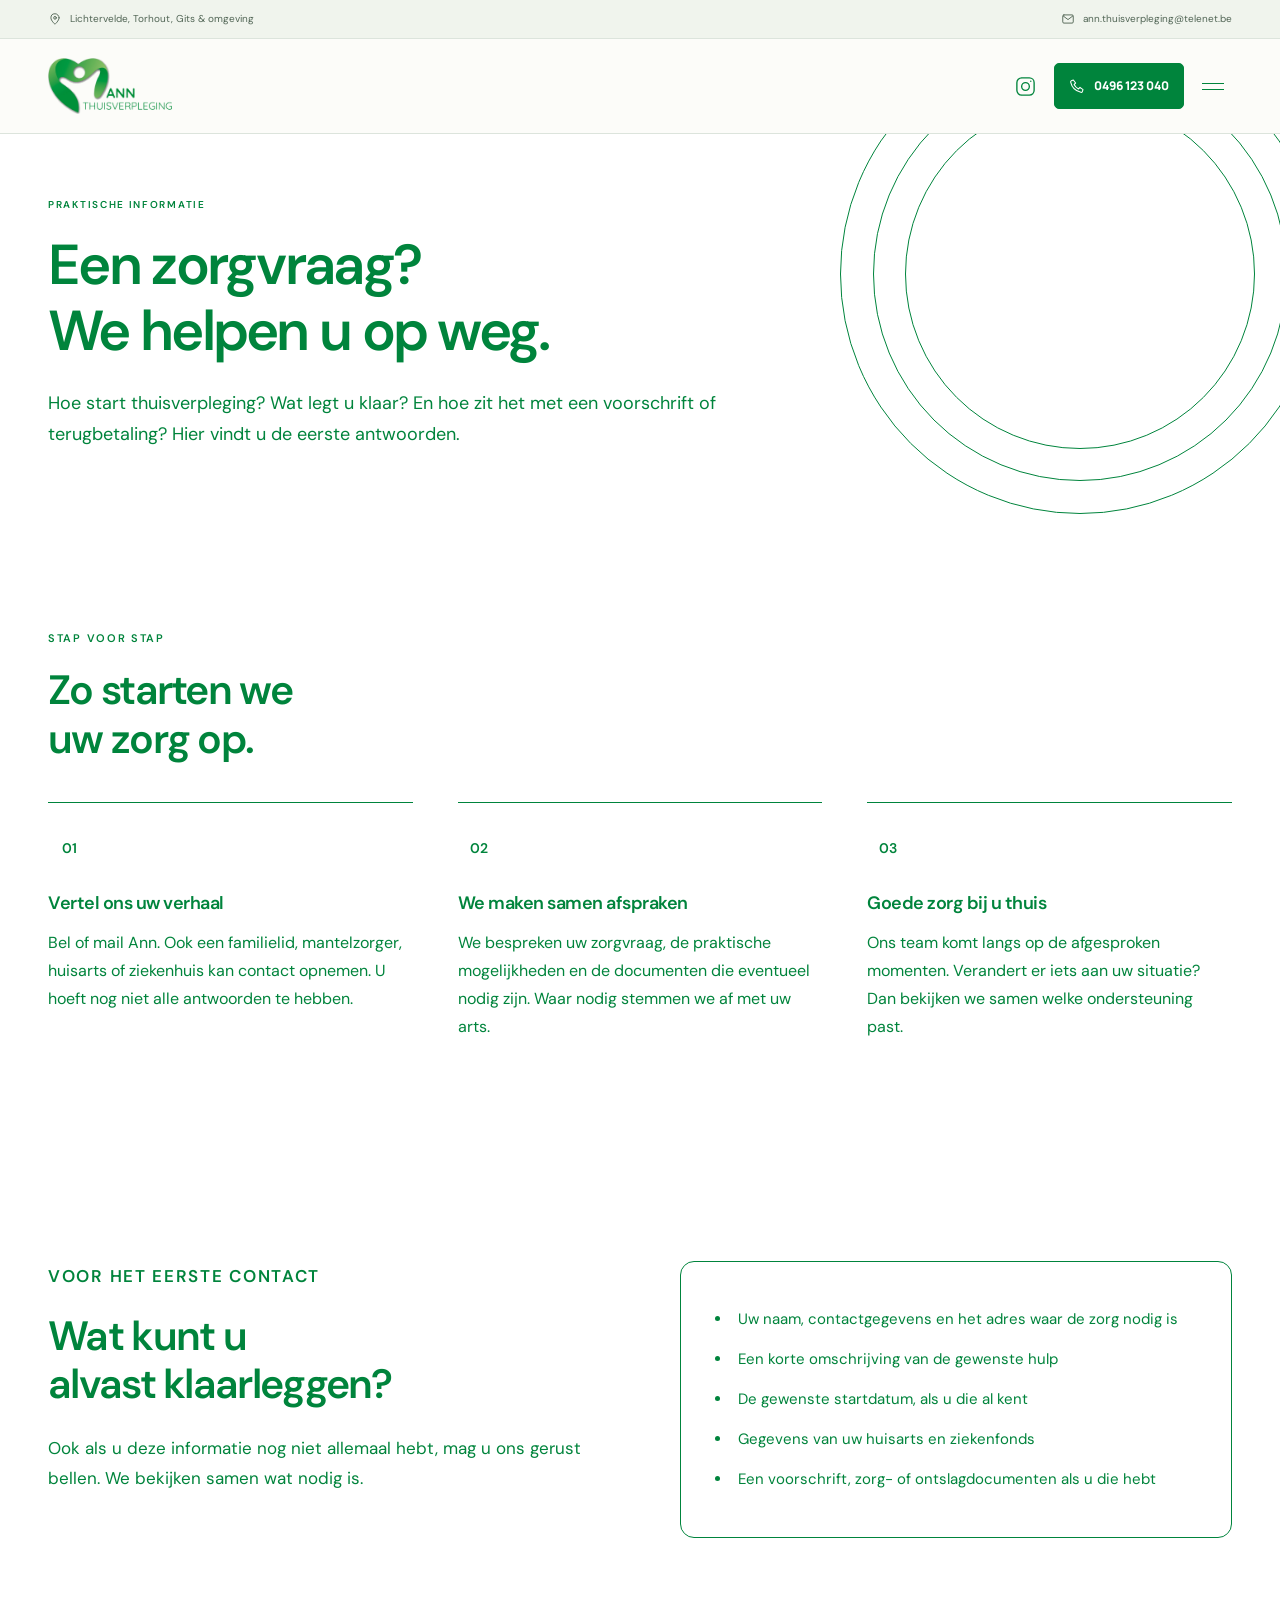
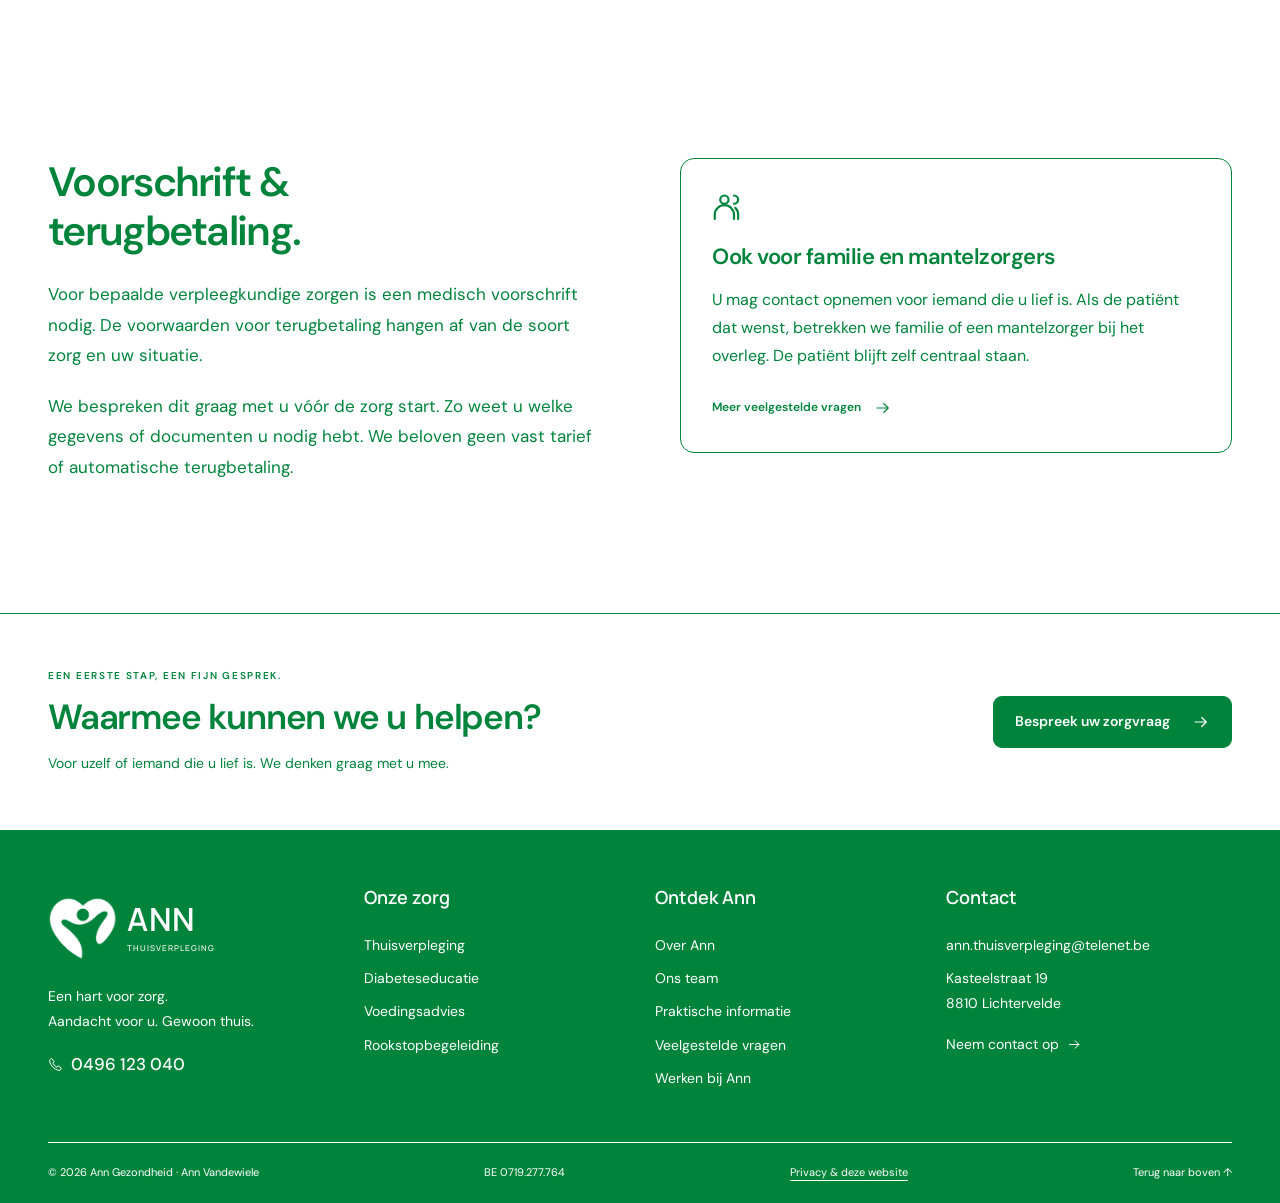
<file: werkwijze.html>
<!DOCTYPE html>
<html lang="nl-BE"><head><meta charset="utf-8"><meta name="viewport" content="width=device-width, initial-scale=1"><meta name="theme-color" content="#00843c"><title>Onze werkwijze | Ann Gezondheid</title><meta name="description" content="Alles over het aanvragen en starten van thuisverpleging, voorschriften, documenten en terugbetaling."><meta property="og:type" content="website"><meta property="og:locale" content="nl_BE"><meta property="og:title" content="Onze werkwijze | Ann Gezondheid"><meta property="og:description" content="Alles over het aanvragen en starten van thuisverpleging, voorschriften, documenten en terugbetaling."><link rel="icon" href="assets/favicon.svg" type="image/svg+xml"><link rel="preload" href="assets/fonts/manrope-latin-400-normal.woff2" as="font" type="font/woff2" crossorigin><link rel="preload" href="assets/fonts/dm-sans-latin-400-normal.woff2" as="font" type="font/woff2" crossorigin><link rel="stylesheet" href="styles.css"><link rel="stylesheet" href="navigation.css"><script src="app.js" defer></script></head>
<body id="top"><svg class="icon-library" xmlns="http://www.w3.org/2000/svg" aria-hidden="true">
    <symbol id="i-arrow" viewBox="0 0 24 24"><path d="M4 12h15m-6-6 6 6-6 6"/></symbol>
    <symbol id="i-diagonal" viewBox="0 0 24 24"><path d="M6 18 18 6M6 6h12v12"/></symbol>
    <symbol id="i-phone" viewBox="0 0 24 24"><path d="m6.5 3 3.4 4.5-2.3 2.3a15 15 0 0 0 6.6 6.6l2.3-2.3L21 17.5l-1 3a2 2 0 0 1-2.3 1C9.7 19.7 4.3 14.3 2.5 6.3A2 2 0 0 1 3.5 4Z"/></symbol>
    <symbol id="i-heart" viewBox="0 0 24 24"><path d="M20.5 4.8a5.2 5.2 0 0 0-7.4 0L12 6l-1.1-1.2a5.2 5.2 0 0 0-7.4 7.4L12 21l8.5-8.8a5.2 5.2 0 0 0 0-7.4Z"/></symbol>
    <symbol id="i-home" viewBox="0 0 24 24"><path d="m3 10 9-7 9 7M5 9v12h14V9M9 21v-8h6v8"/></symbol>
    <symbol id="i-pin" viewBox="0 0 24 24"><path d="M19 10c0 5-7 11-7 11S5 15 5 10a7 7 0 1 1 14 0Z"/><circle cx="12" cy="10" r="2.3"/></symbol>
    <symbol id="i-check" viewBox="0 0 24 24"><path d="m5 12 4 4L19 6"/></symbol>
    <symbol id="i-mail" viewBox="0 0 24 24"><rect x="3" y="5" width="18" height="14" rx="2"/><path d="m4 7 8 6 8-6"/></symbol>
    <symbol id="i-leaf" viewBox="0 0 24 24"><path d="M20 3C8 2 3 7 5 14s13 7 15-11ZM3 21 15 9M8 16v-5m0 5h5"/></symbol>
    <symbol id="i-drop" viewBox="0 0 24 24"><path d="M12 2S5 10 5 15a7 7 0 0 0 14 0c0-5-7-13-7-13Z"/><path d="M9 15a3 3 0 0 0 3 3"/></symbol>
    <symbol id="i-sun" viewBox="0 0 24 24"><path d="M3 20h18M6 16a6 6 0 0 1 12 0M12 2v3M3.5 7.5l2 2m15-2-2 2M2 14h2m16 0h2"/></symbol>
    <symbol id="i-people" viewBox="0 0 24 24"><circle cx="9" cy="7" r="3"/><path d="M2 21v-3a7 7 0 0 1 14 0v3M16 4a3 3 0 0 1 0 6m3 11v-3a7 7 0 0 0-2-5"/></symbol>
    <symbol id="i-shield" viewBox="0 0 24 24"><path d="m12 2 8 3v6c0 5-4 9-8 11-4-2-8-6-8-11V5Z"/><path d="m8 12 3 3 5-6"/></symbol>
    <symbol id="i-close" viewBox="0 0 24 24"><path d="m6 6 12 12M6 18 18 6"/></symbol>
  <symbol id="i-instagram" viewBox="0 0 24 24"><rect x="3" y="3" width="18" height="18" rx="5"/><circle cx="12" cy="12" r="4"/><circle cx="17.5" cy="6.5" r=".75" fill="currentColor" stroke="none"/></symbol>
</svg><a class="skip-link" href="#inhoud">Naar de inhoud</a><div class="utility-bar"><div class="container"><p><svg class="icon" aria-hidden="true"><use href="#i-pin"/></svg>Lichtervelde, Torhout, Gits &amp; omgeving</p><a href="mailto:ann.thuisverpleging@telenet.be"><svg class="icon" aria-hidden="true"><use href="#i-mail"/></svg>ann.thuisverpleging@telenet.be</a></div></div><header class="site-header"><div class="container header-inner"><a class="brand" href="index.html" aria-label="Ann Gezondheid — startpagina"><img src="assets/logo.webp" alt="Ann Thuisverpleging" width="160" height="72"></a><nav class="main-nav" id="main-nav" aria-label="Hoofdnavigatie"><a href="index.html">Home</a><a href="thuisverpleging.html">Thuisverpleging</a><a href="diabeteseducatie.html">Diabeteseducatie</a><a href="voedingsadvies.html">Voedingsadvies</a><a href="rookstopbegeleiding.html">Rookstopbegeleiding</a><a href="ons-team.html">Ons team</a><a href="contact.html">Contact</a></nav><div class="header-actions"><a class="header-instagram" href="https://www.instagram.com/" target="_blank" rel="noopener noreferrer" aria-label="Instagram openen (nieuw tabblad)"><svg class="icon" aria-hidden="true"><use href="#i-instagram"/></svg></a><a class="header-phone" href="tel:+32496123040" aria-label="Bel Ann op 0496 123 040"><svg class="icon" aria-hidden="true"><use href="#i-phone"/></svg><span class="phone-number">0496 123 040</span><span class="phone-short" aria-hidden="true">Bel Ann</span></a><button class="menu-toggle" type="button" aria-expanded="false" aria-controls="main-nav" aria-label="Menu openen"><span></span><span></span></button></div></div></header>
<main id="inhoud"><section class="page-hero"><div class="container"><p class="eyebrow">Praktische informatie</p><h1>Een zorgvraag?<br><span>We helpen u op weg.</span></h1><p class="page-lead">Hoe start thuisverpleging? Wat legt u klaar? En hoe zit het met een voorschrift of terugbetaling? Hier vindt u de eerste antwoorden.</p></div><span class="hero-ring" aria-hidden="true"></span></section><section class="section"><div class="container"><div class="section-heading"><p class="eyebrow">Stap voor stap</p><h2>Zo starten we<br><span>uw zorg op.</span></h2></div><ol class="steps-grid"><li><span class="step-number">01</span><h3>Vertel ons uw verhaal</h3><p>Bel of mail Ann. Ook een familielid, mantelzorger, huisarts of ziekenhuis kan contact opnemen. U hoeft nog niet alle antwoorden te hebben.</p></li><li><span class="step-number">02</span><h3>We maken samen afspraken</h3><p>We bespreken uw zorgvraag, de praktische mogelijkheden en de documenten die eventueel nodig zijn. Waar nodig stemmen we af met uw arts.</p></li><li><span class="step-number">03</span><h3>Goede zorg bij u thuis</h3><p>Ons team komt langs op de afgesproken momenten. Verandert er iets aan uw situatie? Dan bekijken we samen welke ondersteuning past.</p></li></ol></div></section><section class="section soft"><div class="container practical-grid"><div class="prose"><p class="eyebrow">Voor het eerste contact</p><h2>Wat kunt u<br><span>alvast klaarleggen?</span></h2><p>Ook als u deze informatie nog niet allemaal hebt, mag u ons gerust bellen. We bekijken samen wat nodig is.</p></div><div class="check-panel"><ul><li>Uw naam, contactgegevens en het adres waar de zorg nodig is</li><li>Een korte omschrijving van de gewenste hulp</li><li>De gewenste startdatum, als u die al kent</li><li>Gegevens van uw huisarts en ziekenfonds</li><li>Een voorschrift, zorg- of ontslagdocumenten als u die hebt</li></ul></div></div></section><section class="section"><div class="container practical-grid"><div class="prose"><h2>Voorschrift &amp;<br><span>terugbetaling.</span></h2><p>Voor bepaalde verpleegkundige zorgen is een medisch voorschrift nodig. De voorwaarden voor terugbetaling hangen af van de soort zorg en uw situatie.</p><p>We bespreken dit graag met u vóór de zorg start. Zo weet u welke gegevens of documenten u nodig hebt. We beloven geen vast tarief of automatische terugbetaling.</p></div><div class="info-card"><svg class="icon" aria-hidden="true"><use href="#i-people"/></svg><h3>Ook voor familie en mantelzorgers</h3><p>U mag contact opnemen voor iemand die u lief is. Als de patiënt dat wenst, betrekken we familie of een mantelzorger bij het overleg. De patiënt blijft zelf centraal staan.</p><a class="text-link" href="veelgestelde-vragen.html">Meer veelgestelde vragen <svg class="icon" aria-hidden="true"><use href="#i-arrow"/></svg></a></div></div></section><section class="contact-banner"><div class="container"><div><p class="eyebrow">Een eerste stap, een fijn gesprek.</p><h2>Waarmee kunnen we <span>u helpen?</span></h2><p>Voor uzelf of iemand die u lief is. We denken graag met u mee.</p></div><a class="button button-primary" href="contact.html">Bespreek uw zorgvraag<svg class="icon" aria-hidden="true"><use href="#i-arrow"/></svg></a></div></section></main>
<footer class="site-footer"><div class="container"><div class="footer-main"><div class="footer-about"><a class="footer-brand" href="index.html" aria-label="Ann Thuisverpleging — startpagina"><span class="footer-mark" aria-hidden="true"></span><span class="footer-wordmark" aria-hidden="true">ANN<small>THUISVERPLEGING</small></span></a><p>Een hart voor zorg.<br>Aandacht voor u. Gewoon thuis.</p><a class="footer-phone" href="tel:+32496123040"><svg class="icon" aria-hidden="true"><use href="#i-phone"/></svg>0496 123 040</a></div><div><h2>Onze zorg</h2><a href="thuisverpleging.html">Thuisverpleging</a><a href="diabeteseducatie.html">Diabeteseducatie</a><a href="voedingsadvies.html">Voedingsadvies</a><a href="rookstopbegeleiding.html">Rookstopbegeleiding</a></div><div><h2>Ontdek Ann</h2><a href="over-ann.html">Over Ann</a><a href="ons-team.html">Ons team</a><a href="praktisch.html">Praktische informatie</a><a href="veelgestelde-vragen.html">Veelgestelde vragen</a><a href="vacature.html">Werken bij Ann</a></div><div><h2>Contact</h2><a href="mailto:ann.thuisverpleging@telenet.be">ann.thuisverpleging@telenet.be</a><p>Kasteelstraat 19<br>8810 Lichtervelde</p><a href="contact.html">Neem contact op <svg class="icon" aria-hidden="true"><use href="#i-arrow"/></svg></a></div></div><div class="footer-bottom"><span>© <span id="year">2026</span> Ann Gezondheid · Ann Vandewiele</span><span>BE 0719.277.764</span><button type="button" data-service="privacy" aria-haspopup="dialog">Privacy &amp; deze website</button><a href="#top">Terug naar boven ↑</a></div></div></footer>
<div class="mobile-contact"><a href="tel:+32496123040"><svg class="icon" aria-hidden="true"><use href="#i-phone"/></svg>Bel Ann</a><a href="contact.html">Stel uw vraag<svg class="icon" aria-hidden="true"><use href="#i-arrow"/></svg></a></div><dialog id="info-dialog" class="info-dialog" aria-labelledby="dialog-title"><button class="dialog-close" type="button" aria-label="Venster sluiten"><svg class="icon" aria-hidden="true"><use href="#i-close"/></svg></button><div id="dialog-content"></div></dialog><template id="content-privacy"><p class="eyebrow">Helder en eenvoudig</p><h2 id="dialog-title">Uw privacy<br><em>telt mee.</em></h2><h3>Wie zit achter deze website?</h3><p>Ann Gezondheid · Ann Vandewiele<br>Kasteelstraat 19, 8810 Lichtervelde<br>Ondernemingsnummer: BE 0719.277.764<br><a href="mailto:ann.thuisverpleging@telenet.be">ann.thuisverpleging@telenet.be</a></p><h3>Het contactformulier</h3><p>Het formulier maakt een e-mail klaar in uw eigen e-mailprogramma. Het verstuurt zelf niets en slaat uw invoer niet op de website op. U kiest zelf of u de e-mail verzendt. Deel via e-mail geen gevoelige medische informatie; bespreek die bij voorkeur rechtstreeks met Ann.</p><h3>Cookies en externe diensten</h3><p>Deze website gebruikt geen analytische of advertentiecookies en laadt geen externe lettertypen, kaarten of sociale widgets. Uw browser vraagt de pagina en bijbehorende bestanden wel op bij de hostingprovider. Of die provider technische loggegevens bewaart en hoelang, hangt af van de uiteindelijke hostinginstellingen.</p><h3>Vragen over uw gegevens?</h3><p>Neem rechtstreeks contact op met Ann. Zij kan u uitleg geven over de verwerking van uw e-mail en uw rechten. Deze toelichting gaat over de website; de verwerking van patiëntgegevens wordt afzonderlijk besproken.</p></template></body></html>
</file>
<file: styles.css>
@font-face{font-family:Manrope;src:url('assets/fonts/manrope-latin-800-normal.woff2') format('woff2');font-weight:800;font-display:swap}
@font-face{font-family:Manrope;src:url('assets/fonts/manrope-latin-400-normal.woff2') format('woff2');font-weight:400;font-display:swap}
@font-face{font-family:Manrope;src:url('assets/fonts/manrope-latin-500-normal.woff2') format('woff2');font-weight:500;font-display:swap}
@font-face{font-family:Manrope;src:url('assets/fonts/manrope-latin-600-normal.woff2') format('woff2');font-weight:600;font-display:swap}
@font-face{font-family:Manrope;src:url('assets/fonts/manrope-latin-700-normal.woff2') format('woff2');font-weight:700;font-display:swap}
@font-face{font-family:DM Sans;src:url('assets/fonts/dm-sans-latin-400-normal.woff2') format('woff2');font-weight:400;font-display:swap}
@font-face{font-family:DM Sans;src:url('assets/fonts/dm-sans-latin-500-normal.woff2') format('woff2');font-weight:500;font-display:swap}
@font-face{font-family:DM Sans;src:url('assets/fonts/dm-sans-latin-600-normal.woff2') format('woff2');font-weight:600 900;font-display:swap}
:root{--green:#00843c;--deep:var(--green);--dark:var(--green);--leaf:var(--green);--light:#fff;--text:var(--green);--muted:var(--green);--line:var(--green);--white:#fff;--font:'DM Sans',Arial,sans-serif;--width:1240px}
*,*::before,*::after{box-sizing:border-box}
html{scroll-behavior:smooth;scroll-padding-top:112px}
body{margin:0;background:#fff;color:var(--text);font:16px/1.8 var(--font);-webkit-font-smoothing:antialiased}
body.dialog-open{overflow:hidden}
h1,h2,h3,p,figure{margin:0}h1,h2,h3{color:var(--dark);font-weight:600;line-height:1.18}
h1{font-size:clamp(40px,4.4vw,64px);letter-spacing:-2.7px}h2{font-size:clamp(32px,3.2vw,46px);letter-spacing:-1.7px}h3{font-size:21px;letter-spacing:-.5px}
h1>span,h2>span{color:var(--green)}p{color:var(--muted)}a{color:inherit;text-decoration:none}button,input,select,textarea{font:inherit}button{cursor:pointer;color:inherit}img{max-width:100%;display:block;height:auto}svg{display:block}button,a{-webkit-tap-highlight-color:transparent}
:focus-visible{outline:3px solid var(--green);outline-offset:5px}::selection{background:#fff;color:#00843c}[hidden]{display:none!important}
.container{width:min(var(--width),calc(100% - 96px));margin-inline:auto}.section{padding-block:92px}.soft{background:var(--light)}.icon{width:23px;height:23px;flex-shrink:0;fill:none;stroke:currentColor;stroke-width:1.6;stroke-linecap:round;stroke-linejoin:round}.icon-library{position:absolute;width:0;height:0;overflow:hidden}
.skip-link{position:fixed;z-index:100;top:15px;left:15px;padding:12px 20px;background:var(--dark);color:#fff;transform:translateY(-180%)}.skip-link:focus{transform:none}
.utility-bar{background:var(--deep);color:#fff;font-size:11px}.utility-bar>.container{display:flex;align-items:center;justify-content:space-between;min-height:35px;gap:20px}.utility-bar p,.utility-bar a{display:flex;align-items:center;gap:8px;color:#fff}.utility-bar .icon{width:13px;height:13px}
.site-header{background:#fff;position:sticky;top:0;z-index:30;border-bottom:1px solid #00843c}.header-inner{height:98px;display:flex;gap:27px;align-items:center;justify-content:space-between}.brand{flex-shrink:0}.brand img{width:144px;height:auto}.main-nav{display:flex;align-items:center;gap:20px;margin-left:auto}.main-nav>a{font-size:13px;white-space:nowrap;padding:13px 0;position:relative;font-weight:500}.main-nav>a::after{position:absolute;content:'';height:2px;left:0;right:0;bottom:3px;background:var(--green);transform:scaleX(0);transform-origin:left;transition:transform .2s}.main-nav>a:hover::after,.main-nav>a.active::after{transform:scaleX(1)}.main-nav>a.active{color:var(--deep)}
.header-actions{display:flex;gap:12px;align-items:center}.header-phone{display:flex;align-items:center;gap:9px;white-space:nowrap;font-size:11px;font-weight:600;border:1px solid #00843c;border-radius:8px;padding:11px 13px;color:var(--deep)}.header-phone .icon{width:15px;height:15px}.menu-toggle{display:none}
.eyebrow{font-size:11px;text-transform:uppercase;letter-spacing:1.7px;line-height:1.6;font-weight:600;color:var(--deep);margin-bottom:19px;display:flex;gap:9px;align-items:center}.green-dot{width:7px;height:7px;border-radius:50%;background:var(--green)}
.button{display:inline-flex;align-items:center;justify-content:center;gap:22px;border:1px solid #00843c;border-radius:9px;padding:14px 21px;min-height:52px;font-size:12px;line-height:1.5;font-weight:600;transition:background .2s,transform .2s;cursor:pointer}.button .icon{width:18px;height:18px}.button-primary{background:var(--deep);border-color:var(--deep);color:#fff}.button-primary:hover{background:#00843c;transform:translateY(-2px)}.button-outline{background:#fff;border-color:#00843c;color:var(--deep)}.button-outline:hover{background:#fff;transform:translateY(-2px)}.text-link{display:inline-flex;gap:13px;align-items:center;color:var(--deep);font-size:12px;font-weight:600;line-height:1.6}.text-link .icon{width:18px;height:18px}.text-link:hover{text-decoration:underline;text-underline-offset:5px}
/* The home hero uses a natural-light care image without a colour overlay. */

.hero-actions{display:flex;gap:13px;align-items:center;flex-wrap:wrap;margin-top:28px}

.photo-composition{position:relative;isolation:isolate;margin:18px 13px 27px 0}.photo-frame{border-radius:20px 100px 20px 20px;overflow:hidden;background:#fff}.photo-frame img{width:100%;height:430px;object-fit:cover;object-position:50% 58%}.botanical{position:absolute;width:149px;height:211px;right:-50px;top:-57px;stroke:#00843c;stroke-width:1.2;z-index:-1}.photo-note{position:absolute;bottom:-23px;left:-25px;background:#fff;padding:21px 25px;border:1px solid #00843c;border-radius:12px;box-shadow:none;display:flex;gap:15px;align-items:center}.photo-note>.icon{width:37px;height:37px;padding:8px;border:1px solid #00843c;border-radius:50%;color:var(--green)}.photo-note>span{display:grid;gap:2px}.photo-note strong{font-size:15px;font-weight:500;color:var(--dark)}.photo-note small{font-size:10px;color:var(--muted)}
.ann-composition{max-width:430px;margin-inline:auto;width:calc(100% - 40px)}.ann-composition .photo-frame{border-radius:90px 18px 18px 18px;box-shadow:none}.ann-composition .photo-frame img{height:auto;aspect-ratio:1/1.12;object-position:50% 35%}.ann-composition .botanical{right:-55px;top:auto;bottom:-25px;width:115px;height:160px;transform:rotate(25deg)}
.values-strip{border-bottom:1px solid var(--line);background:#fff}.values-strip .values-grid{padding-block:31px}.values-grid{display:grid;grid-template-columns:repeat(3,1fr);gap:38px}.values-grid>div{position:relative;padding-left:49px}.values-grid .icon{position:absolute;left:0;top:2px;color:var(--green);width:27px;height:27px}.values-grid h3{font-size:15px;letter-spacing:-.2px;margin-bottom:7px}.values-grid p{font-size:12px;line-height:1.8;max-width:295px}.section-heading{margin-bottom:39px}.section-heading h2{margin-bottom:15px}.centered{text-align:center}.centered .eyebrow{justify-content:center}.section-top{display:flex;align-items:flex-end;justify-content:space-between;gap:65px;margin-bottom:39px}.section-top>p{font-size:14px;max-width:330px;line-height:1.9}
/* The whole care card is a native link, on desktop and touch screens. */
.service-grid{display:grid;grid-template-columns:repeat(4,minmax(0,1fr));gap:20px}
.service-card{position:relative;display:flex;flex-direction:column;min-width:0;min-height:244px;padding:34px 26px;border-radius:18px;border:1px solid #00843c;background:#fff;box-shadow:none;cursor:pointer;transition:box-shadow .2s,transform .2s,border-color .2s,background .2s}
.service-card h3{font-size:23px;line-height:1.3;letter-spacing:-.7px;margin-bottom:21px;text-decoration:underline;text-decoration-thickness:1px;text-decoration-color:#00843c;text-underline-offset:7px}
.service-card p{font-size:14px;line-height:1.85;margin:0;color:#00843c}
.service-card:hover,.service-card:focus-visible{transform:translateY(-6px);border-color:#00843c;background:#fff;box-shadow:none}
.service-card:hover h3,.service-card:focus-visible h3{color:var(--deep);text-decoration-color:var(--deep);text-decoration-thickness:2px}
.support-section{position:relative;isolation:isolate;overflow:hidden;background:#00843c}
.support-section::before{content:'';position:absolute;z-index:-1;right:-250px;top:-430px;width:750px;height:750px;border:1px solid #00843c;border-radius:50%;box-shadow:none}
.support-section .section-top{gap:60px;margin-bottom:43px}
.support-section .section-top h2,.support-section .eyebrow,.support-section .section-top>p{color:#fff}
.support-section .section-top h2>span{color:#fff}
.support-section .section-top>p{max-width:360px;font-size:15px;line-height:1.85}
.support-section .service-card{border-color:#fff;box-shadow:none}
.support-section .service-card:hover,.support-section .service-card:focus-visible{box-shadow:none;border-color:#00843c}
.support-section .service-card:focus-visible{outline:3px solid #00843c;outline-offset:6px}

.split-grid{display:grid;grid-template-columns:1fr 1fr;gap:90px;align-items:center}.prose h2{margin-bottom:24px}.prose .lead{font-size:19px;line-height:1.75;color:#00843c}.prose p{font-size:15px;line-height:1.9;margin-bottom:20px}.prose h3{margin-block:29px 14px}.prose ul{padding-left:23px;margin-block:20px 28px;color:var(--muted)}.prose li{font-size:15px;line-height:1.9;margin-block:9px;padding-left:4px}.prose li::marker{color:var(--green)}.prose .button{margin-top:9px}.wide{max-width:900px;margin-top:45px}.wide p{font-size:16px}.steps-grid{padding:0;margin:0;list-style:none;display:grid;grid-template-columns:repeat(3,1fr);gap:45px}.steps-grid li{border-top:1px solid #00843c;padding-top:24px}.step-number{display:grid;place-items:center;width:42px;height:42px;border-radius:50%;background:#fff;color:var(--deep);font-size:14px;font-weight:600;margin-bottom:24px}.steps-grid h3{font-size:18px;margin-bottom:15px}.steps-grid p{font-size:14px;line-height:1.9}.center-action{margin-top:38px;text-align:center}
.region-band{background:var(--deep);color:#fff;padding-block:64px}.region-band>.container{display:grid;grid-template-columns:1.35fr 1fr;gap:90px;align-items:center}.region-band .eyebrow,.region-band p{color:#fff}.region-band h2{color:#fff;font-size:38px;letter-spacing:-1.2px;margin-bottom:20px}.region-band>.container>div>.icon{width:27px;height:27px;color:#fff;margin-bottom:20px}.region-band p{font-size:14px;max-width:480px}.region-note{border-left:1px solid #00843c;padding-left:50px}.region-note h3{color:#fff;font-size:26px;line-height:1.4}.region-note .button{background:#fff;color:var(--deep);border-color:#fff;margin-top:25px}
.page-hero{position:relative;overflow:hidden;background:#fff;padding-block:63px 69px}.page-hero>.container{position:relative;z-index:1}.page-hero h1{max-width:970px;margin-bottom:23px}.page-lead{max-width:680px;font-size:16px;line-height:1.9}.hero-ring{position:absolute;right:-40px;top:-100px;width:480px;height:480px;border:1px solid #00843c;border-radius:50%;opacity:1}.hero-ring::before,.hero-ring::after{content:'';position:absolute;inset:32px;border:1px solid #00843c;border-radius:50%}.hero-ring::after{inset:64px}.page-hero .eyebrow{font-size:10px}.info-note{display:flex;gap:17px;align-items:center;padding:23px 27px;background:var(--light);border:1px solid var(--line);border-radius:10px;margin-top:31px}.info-note .icon{color:var(--green)}.info-note p{font-size:14px}.info-note a{text-decoration:underline;text-underline-offset:4px;color:var(--deep)}
.team-profile{display:grid;grid-template-columns:350px 1fr;gap:100px;align-items:center}.profile-photo .ann-composition{width:calc(100% - 25px)}.role-label{font-size:12px!important;color:var(--deep);font-weight:600;margin-top:-9px}.practical-grid{display:grid;grid-template-columns:1fr 1fr;gap:80px;align-items:start}.check-panel,.info-card{padding:31px;background:#fff;border:1px solid var(--line);border-radius:14px}.check-panel ul{margin:0;padding-left:20px;color:var(--muted)}.check-panel li{padding-left:6px;margin-block:13px;font-size:15px}.check-panel li::marker{color:var(--green)}.info-card{background:var(--light)}.info-card>.icon{color:var(--green);width:33px;height:33px;margin-bottom:21px}.info-card h3{margin-bottom:16px;font-size:22px}.info-card p{font-size:14px;line-height:1.9;margin-bottom:20px}.article-layout{display:grid;grid-template-columns:minmax(0,1fr) 300px;gap:90px;align-items:start}.service-prose{max-width:750px}.service-prose .dialog-callout{background:var(--light);border-left:3px solid var(--leaf);padding:20px 23px;font-size:14px;margin-block:25px}.care-sidebar{position:sticky;top:130px;padding:25px;border:1px solid var(--line);border-radius:14px;background:#fff}.care-sidebar>a{display:flex;gap:15px;align-items:center;justify-content:space-between;font-size:13px;padding:14px 0;border-bottom:1px solid var(--line)}.care-sidebar>a.active{color:var(--deep);font-weight:600}.care-sidebar>a:hover{text-decoration:underline}.care-sidebar>a .icon{width:16px;height:16px}.sidebar-help{padding-top:25px}.sidebar-help h3{font-size:17px;margin-bottom:10px}.sidebar-help p{font-size:12px;margin-bottom:17px}.sidebar-help>a{display:flex;gap:9px;align-items:center;font-size:16px;color:var(--deep);font-weight:600}.sidebar-help .icon{width:17px;height:17px}
.faq-container{max-width:900px}.faq-list{border-top:1px solid var(--line)}.faq-list details{border-bottom:1px solid var(--line)}.faq-list summary{display:flex;align-items:center;justify-content:space-between;gap:25px;padding:24px 0;list-style:none;cursor:pointer;color:var(--dark);font-size:16px;font-weight:500;line-height:1.65}.faq-list summary::-webkit-details-marker{display:none}.faq-plus{width:25px;height:25px;background:#fff;border-radius:50%;position:relative;flex-shrink:0}.faq-plus::before,.faq-plus::after{content:'';position:absolute;width:9px;height:1px;background:var(--deep);left:8px;top:12px}.faq-plus::after{transform:rotate(90deg)}details[open] .faq-plus::after{transform:none}.faq-answer{padding:0 44px 25px 0;font-size:15px;line-height:1.9}.faq-answer a{text-decoration:underline;color:var(--deep)}
.contact-banner{background:#fff;padding-block:54px;border-top:1px solid #00843c}.contact-banner>.container{display:flex;align-items:center;justify-content:space-between;gap:45px}.contact-banner .eyebrow{font-size:10px;margin-bottom:13px}.contact-banner h2{font-size:35px;margin-bottom:13px;letter-spacing:-1.2px}.contact-banner p{font-size:14px}.contact-banner .button{flex-shrink:0}
.contact-grid{display:grid;grid-template-columns:.85fr 1.15fr;gap:100px;align-items:start}.contact-copy h2{font-size:40px}.contact-phone{display:flex;gap:15px;align-items:center;width:fit-content;margin-block:30px 25px}.contact-icon{width:48px;height:48px;background:#fff;border-radius:50%;display:grid;place-items:center;color:var(--deep)}.contact-icon .icon{width:21px;height:21px}.contact-phone small{display:block;color:var(--muted);font-size:12px}.contact-phone strong{font-size:30px;line-height:1.4;font-weight:600;letter-spacing:-1.2px;color:var(--deep)}.contact-phone:hover strong{text-decoration:underline;text-underline-offset:5px}.contact-row{display:flex;gap:14px;align-items:start;font-size:13px;overflow-wrap:anywhere;margin-block:23px}.contact-row .icon{width:19px;height:19px;margin-top:3px;color:var(--green)}.contact-row address{font-style:normal;color:var(--muted);font-size:14px;line-height:1.8}.contact-region{border-top:1px solid var(--line);padding-top:24px;margin-top:29px}.contact-region h3{font-size:17px;margin:0 0 13px}.contact-region p{font-size:13px;line-height:1.85;margin-bottom:10px}.emergency-note{font-size:11px!important;max-width:350px;margin-top:29px}
.contact-form{padding:32px;background:var(--light);border:1px solid var(--line);border-radius:16px}.contact-form h3{font-size:25px;margin-bottom:10px;letter-spacing:-.9px}.contact-form>p:not(.privacy-note):not(.form-status){font-size:12px;line-height:1.85;margin-bottom:25px}.form-grid{display:grid;grid-template-columns:1fr 1fr;gap:18px 15px}.field{display:grid;align-content:start;gap:7px;min-width:0}.full-width{grid-column:1/-1}.field label{font-size:12px;font-weight:500;color:var(--dark)}.field label>span{font-size:10px;color:var(--muted);font-weight:400}.field input,.field textarea,.field select{width:100%;min-height:46px;border:1px solid #00843c;border-radius:7px;background:#fff;color:var(--text);padding:11px 12px;font-size:13px;line-height:1.6}.field input::placeholder,.field textarea::placeholder{color:#00843c;opacity:1}.field textarea{min-height:132px;resize:vertical}.field input:focus,.field textarea:focus,.field select:focus{outline:2px solid #00843c;outline-offset:2px}.privacy-note{display:flex;gap:8px;align-items:start;font-size:10px;line-height:1.8;color:var(--muted);margin:18px 0 22px}.privacy-note .icon{width:15px;height:15px;margin-top:2px}.form-submit{width:100%;justify-content:space-between}.form-submit:disabled{opacity:1;cursor:not-allowed}.form-status{font-size:12px;padding:14px;background:#fff;margin-top:20px;border-radius:6px;color:var(--dark)}.email-fallback{font-size:11px;line-height:1.9;border-top:1px solid var(--line);margin-top:18px;padding-top:18px}.email-fallback>a.button{font-size:12px;padding:11px 15px;min-height:44px;margin-bottom:15px}.email-fallback a:not(.button){text-decoration:underline;overflow-wrap:anywhere}.email-fallback .text-link{background:#fff;border:0;padding:0;margin-top:14px}.email-fallback textarea{width:100%;background:#fff;border:1px solid var(--line);padding:12px;margin-top:15px;font-size:12px;resize:vertical}
.site-footer{background:#00843c;color:#fff;padding-top:54px}.footer-main{display:grid;grid-template-columns:1.1fr 1fr 1fr 1.15fr;gap:42px;padding-bottom:43px}.footer-brand{color:#fff;font-size:43px;font-weight:600;line-height:1;letter-spacing:-2px;display:inline-block;margin-bottom:21px}.footer-brand>span{display:block;text-transform:uppercase;letter-spacing:3px;font-size:9px;font-weight:400;line-height:1.8;margin-top:9px}.footer-main h2{font-size:13px;letter-spacing:0;color:#fff;line-height:1.5;margin:0 0 19px}.footer-main p{font-size:12px;color:#fff;line-height:1.9;margin-bottom:15px}.footer-main a:not(.footer-brand){font-size:12px;line-height:1.9;display:flex;align-items:center;gap:8px;margin-bottom:8px;overflow-wrap:anywhere}.footer-main a:hover{text-decoration:underline;text-underline-offset:4px}.footer-main .icon{width:15px;height:15px}.footer-main .footer-phone{font-size:17px!important;font-weight:500;color:#fff}.footer-bottom{display:flex;justify-content:space-between;gap:20px;align-items:center;padding-block:20px;border-top:1px solid #00843c;font-size:9px;color:#fff}.footer-bottom button{border:0;background:none;color:inherit;padding:0;text-decoration:underline;text-underline-offset:4px;font-size:9px}
.info-dialog{border:1px solid var(--line);border-radius:14px;padding:50px 35px 30px;width:min(640px,calc(100% - 32px));max-height:calc(100dvh - 40px);color:var(--text);background:#fff;overflow-y:auto;overscroll-behavior:contain}.info-dialog::backdrop{background:#00843c;backdrop-filter:none}.dialog-close{position:absolute;top:14px;right:14px;width:34px;height:34px;border:0;border-radius:50%;background:var(--light);display:grid;place-items:center;color:var(--deep)}.dialog-close .icon{width:18px;height:18px}.info-dialog h2{font-size:36px;margin-bottom:24px}.info-dialog h2 em{font-style:normal;color:var(--green)}.info-dialog h3{font-size:17px;margin-block:24px 13px}.info-dialog p:not(.eyebrow){font-size:14px;margin-bottom:15px;line-height:1.9}.info-dialog a{text-decoration:underline;overflow-wrap:anywhere}.mobile-contact{display:none}
@media(min-width:1101px) and (max-width:1250px){.container{width:calc(100% - 64px)}.header-inner{gap:20px}.brand img{width:126px}.main-nav{gap:13px}.main-nav>a{font-size:12px}.header-phone{padding-inline:10px;font-size:10px}.hero-grid{gap:47px}.hero-copy h1{font-size:53px}.service-card{padding:25px 20px}.service-card h3{font-size:21px}.service-grid{gap:15px}}
@media(max-width:1100px){.container{width:calc(100% - 64px)}.header-inner{height:84px}.brand img{width:137px}.header-actions{margin-left:auto;gap:19px}.header-phone{font-size:12px}.menu-toggle{display:flex;flex-direction:column;justify-content:center;align-items:center;gap:5px;width:38px;height:42px;padding:7px;background:none;border:0}.menu-toggle>span{width:22px;height:1px;background:var(--dark);transition:transform .2s}.menu-toggle[aria-expanded=true]>span:first-child{transform:translateY(3px) rotate(45deg)}.menu-toggle[aria-expanded=true]>span:last-child{transform:translateY(-3px) rotate(-45deg)}.main-nav{display:none;position:absolute;top:100%;left:0;right:0;background:#fff;margin:0;padding:15px 32px 23px;border-block:1px solid var(--line);box-shadow:none;max-height:calc(100dvh - 140px);overflow-y:auto}.main-nav.open{display:flex;flex-direction:column;align-items:stretch;gap:0}.main-nav>a{font-size:16px;padding:13px 0;border-bottom:1px solid var(--line)}.main-nav>a:last-child{border-bottom:0}.main-nav>a::after{display:none}.hero-grid{gap:40px;padding-block:65px}.hero-copy h1{font-size:47px}.hero-intro{font-size:15px}.photo-frame img{height:410px}.photo-note{left:-15px;padding:18px}.photo-note strong{font-size:13px}.hero-actions .button{font-size:11px;padding-inline:15px;gap:15px}.service-grid{grid-template-columns:repeat(2,1fr);gap:22px}.service-card h3{font-size:24px}.service-card p{font-size:14px}.split-grid{gap:58px}.section{padding-block:75px}.values-grid{gap:24px}.values-grid>div{padding-left:40px}.values-grid h3{font-size:14px}.values-grid p{font-size:11px}.values-grid .icon{width:24px;height:24px}.article-layout{grid-template-columns:minmax(0,1fr) 265px;gap:50px}.practical-grid{gap:45px}.team-profile{grid-template-columns:300px 1fr;gap:65px}.contact-grid{gap:55px}.contact-copy h2{font-size:35px}.contact-phone strong{font-size:26px}.contact-row{font-size:11px}.contact-form{padding:27px}.contact-form h3{font-size:23px}.footer-main{gap:25px}.footer-main a:not(.footer-brand){font-size:11px}.region-band>.container{gap:55px}}
@media(max-width:800px){.hero-grid{grid-template-columns:1fr;gap:39px;padding-block:49px 60px}.hero-copy{max-width:610px}.hero-copy h1{font-size:clamp(43px,7.5vw,61px)}.hero-intro{max-width:570px;font-size:16px}.hero-actions .button{font-size:12px;padding-inline:20px}.hero-person{margin-top:28px}.hero-grid>.photo-composition{max-width:600px;width:calc(100% - 25px);margin-inline:auto}.photo-frame img{height:auto;aspect-ratio:1.35/1}.values-grid{grid-template-columns:1fr;gap:25px}.values-grid>div{padding-left:48px}.values-grid h3{font-size:16px}.values-grid p{font-size:13px;max-width:500px}.values-grid .icon{width:27px;height:27px}.values-strip .values-grid{padding-block:30px}.section-top{display:block}.section-top>p{max-width:550px;margin-top:23px;font-size:15px}.split-grid,.team-profile{grid-template-columns:1fr;gap:45px}.split-grid>.prose{order:0}.ann-composition{max-width:370px;width:calc(100% - 45px)}.profile-photo .ann-composition{max-width:320px;width:calc(100% - 50px)}.team-intro .split-grid{gap:35px}.team-intro .photo-composition{max-width:560px;width:calc(100% - 25px);margin-inline:auto}.steps-grid{gap:25px}.steps-grid h3{font-size:16px}.steps-grid p{font-size:13px}.region-band>.container{grid-template-columns:1fr;gap:30px}.region-note{border-left:0;border-top:1px solid #00843c;padding:30px 0 0}.region-band h2{font-size:35px}.region-note h3{font-size:24px}.page-hero{padding-block:47px 51px}.page-hero h1{font-size:clamp(36px,5.8vw,48px);letter-spacing:-1.8px}.page-lead{font-size:15px;max-width:560px}.hero-ring{right:-230px;top:-50px}.article-layout{grid-template-columns:1fr;gap:38px}.care-sidebar{position:static;max-width:520px}.care-sidebar>a{font-size:14px}.service-prose .lead{font-size:18px}.contact-grid{grid-template-columns:1fr;gap:38px}.contact-copy{max-width:570px}.contact-copy h2{font-size:39px}.contact-row{font-size:14px}.contact-phone strong{font-size:30px}.contact-form{max-width:650px;width:100%;padding:31px}.contact-form h3{font-size:27px}.field input,.field textarea{font-size:16px}.field select{font-size:16px}.contact-banner>.container{display:block}.contact-banner h2{font-size:33px}.contact-banner .button{margin-top:25px}.footer-main{grid-template-columns:1fr 1fr;gap:35px}.footer-main a:not(.footer-brand),.footer-main p{font-size:12px}.footer-bottom{flex-wrap:wrap;justify-content:flex-start;gap:12px 24px}}
@media(max-width:600px){html{scroll-padding-top:90px}.container{width:calc(100% - 40px)}.utility-bar>.container{justify-content:center;font-size:10px;min-height:30px}.utility-bar a{display:none}.header-inner{height:78px}.brand img{width:122px}.header-actions{gap:12px}.header-phone{font-size:10px;padding:9px 11px;gap:7px}.header-phone .icon{width:13px;height:13px}.main-nav{padding-inline:22px}.section{padding-block:58px}h1{font-size:40px;letter-spacing:-1.8px}h2{font-size:34px;letter-spacing:-1.3px}.hero-copy h1{font-size:44px;letter-spacing:-2px;line-height:1.14}.hero-copy .eyebrow{font-size:9px;letter-spacing:1px}.hero-grid{padding-top:35px;padding-bottom:48px;gap:32px}.hero-intro{font-size:15px;line-height:1.9}.hero-actions{gap:10px;margin-top:24px}.hero-actions .button{font-size:10px;padding-inline:14px;min-height:47px;gap:12px}.hero-person>span{max-width:230px}.hero-person small{font-size:9px}.photo-composition .botanical{width:102px;height:151px;right:-22px;top:-36px}.photo-frame{border-top-right-radius:80px}.photo-frame img{aspect-ratio:1.15/1}.photo-note{padding:15px 17px;left:-12px;bottom:-20px;gap:11px}.photo-note strong{font-size:13px}.photo-note small{font-size:9px}.photo-note>.icon{width:33px;height:33px;padding:7px}.photo-composition{margin-bottom:23px}.ann-composition .botanical{right:-26px;top:auto;bottom:-23px}.ann-composition .photo-frame{border-top-right-radius:18px}.section-top{margin-bottom:29px}.section-top>p{font-size:14px}.service-grid{grid-template-columns:1fr;gap:17px}.service-card{padding:26px}.service-card h3{font-size:25px}.service-card p{font-size:14px;margin-bottom:24px}.eyebrow{font-size:10px;letter-spacing:1.4px}.prose p{font-size:15px;line-height:1.9}.prose .lead{font-size:17px}.prose h2{font-size:34px}.prose li{font-size:14px}.steps-grid{grid-template-columns:1fr;gap:28px}.steps-grid li{padding-top:20px}.step-number{margin-bottom:17px}.steps-grid h3{font-size:18px;margin-bottom:12px}.steps-grid p{font-size:14px}.section-heading{margin-bottom:30px}.region-band{padding-block:48px}.region-band h2{font-size:30px}.region-band p{font-size:14px}.page-hero{padding-block:37px 43px}.page-hero h1{font-size:36px;letter-spacing:-1.5px}.page-hero .eyebrow{font-size:9px}.page-lead{font-size:14px;line-height:1.9}.page-hero .hero-ring{opacity:1}.info-note{padding:21px;align-items:flex-start}.info-note p{font-size:13px}.info-note .icon{width:21px;height:21px;margin-top:3px}.practical-grid{grid-template-columns:1fr;gap:22px}.check-panel,.info-card{padding:25px}.check-panel li{font-size:14px}.faq-list summary{font-size:14px;gap:15px;padding:21px 0}.faq-answer{font-size:14px;padding-right:14px}.contact-banner{padding-block:41px}.contact-banner h2{font-size:30px}.contact-banner p{font-size:13px}.contact-copy h2{font-size:35px}.contact-phone strong{font-size:28px}.contact-row{font-size:12px}.contact-form{padding:26px 22px}.contact-form h3{font-size:24px}.contact-form>p:not(.privacy-note):not(.form-status){font-size:12px}.form-grid{grid-template-columns:1fr;gap:17px}.form-submit{font-size:12px}.field label{font-size:12px}.privacy-note{font-size:10px}.form-status{font-size:12px}.site-footer{padding-top:40px;padding-bottom:calc(66px + env(safe-area-inset-bottom,0px))}.footer-main{gap:30px 24px;padding-bottom:30px}.footer-about{grid-column:1/-1}.footer-brand{font-size:40px;margin-bottom:17px}.footer-main h2{font-size:13px;margin-bottom:14px}.footer-main>div:last-child{grid-column:1/-1}.footer-main p,.footer-main a:not(.footer-brand){font-size:12px}.footer-main .footer-phone{font-size:18px!important}.footer-bottom{font-size:9px;gap:13px 25px;padding-block:20px}.footer-bottom>span:first-child{width:100%}.mobile-contact{display:grid;grid-template-columns:1fr 1fr;gap:9px;position:fixed;bottom:0;left:0;right:0;z-index:35;background:#fff;border-top:1px solid var(--line);padding:8px 13px calc(8px + env(safe-area-inset-bottom,0px));box-shadow:none}.mobile-contact a{display:flex;align-items:center;justify-content:center;gap:10px;border:1px solid #00843c;border-radius:7px;font-size:12px;min-height:42px}.mobile-contact a:last-child{background:var(--deep);border-color:var(--deep);color:#fff}.mobile-contact .icon{width:17px;height:17px}.info-dialog{padding:49px 25px 28px}.info-dialog h2{font-size:31px}.info-dialog p:not(.eyebrow){font-size:13px}}
@media(max-width:360px){.container{width:calc(100% - 30px)}.brand img{width:107px}.header-actions{gap:6px}.header-phone{font-size:9px;padding-inline:8px}.menu-toggle{width:31px}.hero-copy h1{font-size:38px}.hero-actions .button{font-size:9px;gap:8px;padding-inline:11px}.photo-note strong{font-size:11px}.photo-note small{font-size:8px}.hero-person strong{font-size:10px}.hero-person small{font-size:8px}.hero-person>.icon{margin-left:4px}.page-hero h1{font-size:32px}.contact-form{padding:22px 18px}.contact-phone strong{font-size:25px}}
@media(prefers-reduced-motion:reduce){html{scroll-behavior:auto}*,*::before,*::after{transition:none!important;animation:none!important}.button:hover,.service-card:hover,.service-card:focus-visible{transform:none}}
@media print{.utility-bar,.main-nav,.header-actions,.mobile-contact,.contact-form,.contact-banner,.info-dialog{display:none!important}.site-header{position:static}.container{width:100%}.section{padding-block:28px}.hero-grid{padding-block:25px}.photo-frame img{height:300px}.hero-ring{display:none}.site-footer{padding-bottom:0}.care-sidebar{position:static}.article-layout{grid-template-columns:1fr}.faq-list details:not([open])>.faq-answer{display:block}a{overflow-wrap:anywhere}.region-band,.site-footer{-webkit-print-color-adjust:exact;print-color-adjust:exact}}

.footer-brand{background:#fff;padding:13px 16px;border-radius:11px;letter-spacing:normal;max-width:205px;display:inline-block}.footer-brand img{width:170px;height:auto}
@media(max-width:600px){.ann-composition .botanical{right:-12px;transform:none}}
@media(min-width:801px){.team-intro .team-composition{margin-right:38px}}

@media(max-width:600px){.service-card{min-height:0;padding:29px 26px}.service-card h3{font-size:25px;margin-bottom:20px}.support-section .section-top{margin-bottom:31px}.support-section .section-top>p{font-size:14px}}


/* Natural photograph: no tint, filter or colour overlay. */
.home-hero{position:relative;isolation:isolate;overflow:hidden;background:#fff;color:var(--dark)}
.home-hero::before{content:none}
.home-hero .hero-background{position:absolute;inset:0;z-index:-1;width:100%;height:100%;max-width:none;object-fit:cover;object-position:center;filter:none;opacity:1}
.home-hero .hero-content{position:relative;min-height:700px;display:flex;flex-direction:column;justify-content:center;padding-top:85px;padding-bottom:55px}
.home-hero .hero-copy{width:53%;max-width:635px;padding:0}
.home-hero .hero-copy h1{color:var(--dark);font-size:clamp(45px,4.65vw,67px);line-height:1.12;letter-spacing:-2.9px;margin-bottom:24px;font-weight:500}
.home-hero .hero-copy h1>span{color:#00843c}
.home-hero .hero-intro{max-width:445px;color:#00843c;font-size:16px;line-height:1.9}
.home-hero .hero-actions{margin-top:29px;gap:13px}
.home-hero .hero-actions .button{min-height:53px;padding:14px 20px;font-size:12px;border-radius:7px;gap:18px}
.home-hero .button-primary{color:#fff;background:var(--deep);border-color:var(--deep)}
.home-hero .button-primary:hover{background:#00843c;border-color:#00843c}
.home-hero .button-outline{color:var(--deep);border-color:#00843c;background:#fff}
.home-hero .button-outline:hover{background:#fff;border-color:var(--deep)}
.home-hero a:focus-visible{outline-color:var(--deep)}








.home-hero .hero-botanical{position:absolute;bottom:25px;left:47%;width:95px;height:135px;fill:none;stroke:#00843c;stroke-width:1;opacity:1;pointer-events:none}
@media(min-width:1600px){.home-hero .hero-content{min-height:750px;padding-top:100px;padding-bottom:70px}}
@media(max-width:1100px){.home-hero .hero-content{min-height:650px;padding-top:65px;padding-bottom:45px}.home-hero .hero-copy{width:56%;max-width:590px}.home-hero .hero-copy h1{font-size:clamp(44px,5.5vw,58px);letter-spacing:-2.3px}.home-hero .hero-actions .button{font-size:11px;padding-inline:16px;gap:13px}.home-hero .hero-intro{max-width:405px;font-size:15px}.home-hero .hero-botanical{width:75px;height:105px}}
@media(max-width:800px){.home-hero{display:flex;flex-direction:column}.home-hero .hero-background{position:relative;inset:auto;order:2;width:100%;height:350px;object-fit:cover;object-position:100% 58%}.home-hero .hero-content{order:1;min-height:0;padding-top:44px;padding-bottom:32px}.home-hero .hero-copy{width:100%;max-width:640px}.home-hero .hero-copy h1{font-size:clamp(39px,6.7vw,54px);letter-spacing:-2px;margin-bottom:22px}.home-hero .hero-intro{max-width:550px;font-size:16px;line-height:1.85}.home-hero .hero-actions .button{font-size:12px;padding-inline:19px;gap:16px}.home-hero .hero-botanical{left:auto;right:20px;bottom:15px;width:85px;height:118px}}
@media(max-width:600px){.home-hero .hero-content{padding-top:36px;padding-bottom:29px}.home-hero .hero-copy h1{font-size:clamp(35px,9.9vw,48px);letter-spacing:-1.6px;line-height:1.13;margin-bottom:22px}.home-hero .hero-intro{font-size:15px;line-height:1.85}.home-hero .hero-actions{margin-top:25px;gap:11px}.home-hero .hero-actions .button{font-size:11px;min-height:49px;padding:13px 15px;gap:12px}.home-hero .hero-background{height:300px;object-position:100% 55%}.home-hero .hero-botanical{width:65px;height:90px;right:12px;bottom:10px}}
@media(max-width:360px){.home-hero .hero-actions .button{width:100%;justify-content:space-between;padding-inline:17px}}
@media print{.home-hero .hero-content{min-height:0;padding-block:25px}.home-hero .hero-copy{width:60%}.home-hero .hero-copy h1{font-size:38px}.home-hero .hero-botanical{display:none}.home-hero{-webkit-print-color-adjust:exact;print-color-adjust:exact}}

/* The interface uses only white and Ann's single green; photography stays natural. */
.button:hover{text-decoration:underline;text-underline-offset:4px}
.button-outline:hover{background:#fff;border-color:var(--green)}
.service-card:hover,.service-card:focus-visible{border-color:var(--green);background:#fff;box-shadow:none}
.support-section .service-card:hover,.support-section .service-card:focus-visible{border-color:#fff;outline:2px solid #fff;outline-offset:5px;box-shadow:none}
.support-section .section-top h2>span{color:#fff}
.support-section::before{content:none}
.region-note{border-color:#fff}
.footer-bottom{border-color:#fff}
.form-submit:disabled{opacity:1;background:#fff;color:var(--green);border:1px dashed var(--green)}
.info-dialog::backdrop{background:#fff;backdrop-filter:none}
.hero-ring,.hero-botanical{opacity:1}
::selection{background:var(--green);color:#fff}
.support-section ::selection,.region-band ::selection,.site-footer ::selection,.utility-bar ::selection{background:#fff;color:var(--green)}

/* The three values sit directly on the photograph, without a separate white strip. */
.home-hero .hero-content{justify-content:flex-start;padding-top:100px;padding-bottom:185px}
.home-hero .hero-values{position:absolute;z-index:1;left:0;right:0;bottom:29px}
.home-hero .hero-values .values-grid{grid-template-columns:repeat(3,minmax(0,1fr));gap:18px}
.home-hero .hero-values .values-grid>div{min-width:0;background:var(--green);border-radius:8px;padding:18px 19px 18px 56px}
.home-hero .hero-values .icon{left:19px;top:21px;width:25px;height:25px;color:#fff}
.home-hero .hero-values h3{color:#fff;font-size:14px;line-height:1.4;margin-bottom:5px}
.home-hero .hero-values p{color:#fff;font-size:11px;line-height:1.7;max-width:none}
.home-hero .hero-botanical{bottom:150px}
@media(min-width:1600px){.home-hero .hero-content{padding-top:115px}}
@media(max-width:1100px){.home-hero .hero-content{padding-top:75px}.home-hero .hero-values .values-grid{gap:13px}.home-hero .hero-values .values-grid>div{padding:17px 14px 17px 48px}.home-hero .hero-values .icon{left:15px;top:19px;width:23px;height:23px}.home-hero .hero-values h3{font-size:13px}.home-hero .hero-values p{font-size:10px}}
@media(max-width:800px){.home-hero .hero-content{padding-top:44px;padding-bottom:32px}.home-hero .hero-values{bottom:19px}.home-hero .hero-values .values-grid{gap:10px}.home-hero .hero-values .values-grid>div{padding:13px 11px;min-height:59px;display:flex;align-items:center;justify-content:center}.home-hero .hero-values h3{font-size:12px;line-height:1.5;margin:0;text-align:center}.home-hero .hero-values p,.home-hero .hero-values .icon{display:none}.home-hero .hero-botanical{bottom:105px}}
@media(max-width:600px){.home-hero .hero-content{padding-top:36px;padding-bottom:29px}.home-hero .hero-background{height:330px}.home-hero .hero-values{bottom:15px}.home-hero .hero-values .values-grid{gap:8px}.home-hero .hero-values .values-grid>div{padding:11px 7px;min-height:57px;border-radius:6px}.home-hero .hero-values h3{font-size:11px}.home-hero .hero-botanical{bottom:90px}}
@media(max-width:360px){.home-hero .hero-values .values-grid{gap:6px}.home-hero .hero-values h3{font-size:10px}.home-hero .hero-values .values-grid>div{padding-inline:5px}}
@media print{.home-hero .hero-content{padding-top:30px;padding-bottom:160px}.home-hero .hero-values{bottom:20px}}

/* White wordmark and navigation on Ann's single solid brand green. */
.site-header{background:var(--green);color:#fff;border-bottom-color:var(--green)}
.utility-bar>.container{border-bottom:1px solid #fff}
.site-header .header-inner{height:102px;gap:25px}
.site-header .brand img{width:170px;height:auto}
.site-header .main-nav>a,.site-header .main-nav>a.active{color:#fff}
.site-header .main-nav>a::after{background:#fff}
.site-header .header-phone{background:#fff;color:var(--green);border-color:#fff;min-height:44px;padding:11px 14px;border-radius:6px}
.site-header .header-phone:hover{text-decoration:underline;text-underline-offset:4px}
.site-header :focus-visible,.utility-bar :focus-visible{outline-color:#fff}
.site-header .menu-toggle>span{background:#fff}
.footer-brand{background:none;padding:0;border-radius:0;max-width:190px}
.footer-brand img{width:180px;height:auto}
@media(min-width:1101px) and (max-width:1250px){.site-header .brand img{width:143px}.site-header .header-inner{gap:19px}.site-header .header-phone{font-size:10px;padding-inline:10px}}
@media(max-width:1100px){.site-header .header-inner{height:86px}.site-header .brand img{width:151px}.site-header .main-nav{background:var(--green);border-color:#fff}.site-header .main-nav>a{border-bottom-color:#fff}}
@media(max-width:600px){.site-header .header-inner{height:82px;gap:12px}.site-header .brand img{width:132px}.site-header .header-phone{font-size:10px;min-height:39px;padding:9px 10px}.site-header .main-nav{max-height:calc(100dvh - 180px)}}
@media(max-width:360px){.site-header .brand img{width:115px}.site-header .header-inner{gap:7px}.site-header .header-phone{font-size:9px;padding-inline:8px}}
@media print{.site-header{background:var(--green);color:#fff;-webkit-print-color-adjust:exact;print-color-adjust:exact}}
/* Use the first white logo selected by the user, with its original transparent artwork. */
.site-header .brand img,.footer-brand img{filter:none}

/* A light information strip above a spacious, clearly legible navigation. */
.utility-bar{background:#fff;color:var(--green);font-size:12px}
.utility-bar>.container{min-height:38px;border-bottom:0}
.utility-bar p,.utility-bar a{color:var(--green)}
.utility-bar .icon{width:14px;height:14px}
.utility-bar :focus-visible{outline-color:var(--green)}
.utility-bar ::selection{background:var(--green);color:#fff}
.site-header .header-inner{gap:22px;height:94px}
.site-header .main-nav{font-family:Manrope,var(--font);gap:22px;margin-right:4px}
.site-header .main-nav>a{font-family:inherit;font-size:17px;font-weight:600;letter-spacing:-.025em;line-height:1.5;padding:17px 0}
.site-header .main-nav>a.active{font-weight:700}
.site-header .main-nav>a::after{height:3px;border-radius:2px;bottom:5px}
.site-header .header-phone{font-family:Manrope,var(--font);font-size:12px;font-weight:600}
@media(min-width:1500px){.site-header .main-nav>a{font-size:18px}}
@media(min-width:1201px) and (max-width:1380px){.site-header .main-nav{gap:16px}.site-header .main-nav>a{font-size:16px}.site-header .brand img{width:150px}.site-header .header-inner{gap:20px}.site-header .header-phone{font-size:11px;padding-inline:11px}}
@media(max-width:1200px){.site-header .header-inner{height:82px}.site-header .brand img{width:150px}.site-header .header-actions{margin-left:auto;gap:17px}.site-header .menu-toggle{display:flex;flex-direction:column;justify-content:center;align-items:center;gap:5px;width:38px;height:42px;padding:7px;background:none;border:0}.site-header .menu-toggle>span{width:22px;height:1px;background:#fff;transition:transform .2s}.site-header .menu-toggle[aria-expanded=true]>span:first-child{transform:translateY(3px) rotate(45deg)}.site-header .menu-toggle[aria-expanded=true]>span:last-child{transform:translateY(-3px) rotate(-45deg)}.site-header .main-nav{display:none;position:absolute;top:100%;left:0;right:0;margin:0;padding:15px 40px 23px;background:var(--green);border-block:1px solid #fff;max-height:calc(100dvh - 150px);overflow-y:auto;box-shadow:none}.site-header .main-nav.open{display:flex;flex-direction:column;align-items:stretch;gap:0}.site-header .main-nav>a{font-size:18px;padding:15px 0;border-bottom:1px solid #fff}.site-header .main-nav>a:last-child{border-bottom:0}.site-header .main-nav>a::after{display:none}.site-header .main-nav>a.active{text-decoration:underline;text-underline-offset:7px;text-decoration-thickness:2px}}
@media(max-width:600px){.utility-bar{font-size:11px}.utility-bar>.container{min-height:32px;font-size:11px}.site-header .header-inner{height:76px;gap:12px}.site-header .brand img{width:132px}.site-header .header-actions{gap:12px}.site-header .header-phone{font-size:10px}.site-header .main-nav{padding-inline:22px;max-height:calc(100dvh - 180px)}}
@media(max-width:360px){.site-header .header-inner{gap:7px}.site-header .brand img{width:115px}.site-header .header-actions{gap:6px}.site-header .header-phone{font-size:9px}.site-header .menu-toggle{width:31px}}

/* A finer header and a closer, calmer text rhythm. */
.site-header .header-inner{height:80px}
.site-header .brand img{width:138px;height:auto}
.site-header .main-nav{gap:24px}
.site-header .main-nav>a{font-size:16.5px;font-weight:500;letter-spacing:-.015em;padding:13px 0}
.site-header .main-nav>a.active{font-weight:600}
.site-header .main-nav>a::after{height:1px;border-radius:0;bottom:6px}
.site-header .header-phone{background:none;color:#fff;min-height:38px;padding:9px 12px;font-size:11px;font-weight:500;border-radius:4px}
.home-hero .hero-copy h1{margin-bottom:16px}
.home-hero .hero-intro{line-height:1.55}
.home-hero .hero-actions{margin-top:20px}
.home-hero .hero-content{min-height:650px;padding-top:85px;padding-bottom:145px}
/* Core values are bare green labels directly on the natural photograph. */
.home-hero .hero-values{bottom:35px}
.home-hero .hero-values .values-grid{width:53%;max-width:635px;grid-template-columns:repeat(3,minmax(0,1fr));gap:22px}
.home-hero .hero-values .values-grid>div{min-height:0;background:none;border:0;border-radius:0;padding:0;display:block}
.home-hero .hero-values .icon{position:static;width:25px;height:25px;color:var(--green);margin-bottom:10px}
.home-hero .hero-values h3{font-family:Manrope,var(--font);font-size:19px;font-weight:700;line-height:1.2;letter-spacing:-.4px;color:var(--green);margin:0;text-align:left}
@media(min-width:1500px){.site-header .main-nav>a{font-size:17px}}
@media(min-width:1600px){.home-hero .hero-content{min-height:700px;padding-top:105px}}
@media(min-width:1201px) and (max-width:1380px){.site-header .main-nav{gap:19px}.site-header .main-nav>a{font-size:16px}.site-header .brand img{width:138px}}
@media(max-width:1200px){.site-header .header-inner{height:74px}.site-header .brand img{width:128px}.site-header .main-nav>a{font-size:17px;padding-block:14px}.site-header .main-nav>a.active{text-decoration-thickness:1px}}
@media(max-width:1100px){.home-hero .hero-content{padding-top:65px}.home-hero .hero-values .values-grid{gap:18px}}
@media(max-width:800px){.home-hero .hero-content{min-height:0;padding-top:36px;padding-bottom:26px}.home-hero .hero-values{left:auto;right:12px;bottom:204px;width:112px;margin:0}.home-hero .hero-values .values-grid{width:100%;max-width:none;grid-template-columns:1fr;gap:9px}.home-hero .hero-values .values-grid>div{min-height:0;padding:0;background:none}.home-hero .hero-values .icon{display:none}.home-hero .hero-values h3{font-size:19px;line-height:1.2;text-align:right;letter-spacing:-.4px}.home-hero .hero-botanical{left:18px;right:auto;bottom:20px}}
@media(max-width:600px){.site-header .header-inner{height:70px}.site-header .brand img{width:118px}.site-header .header-phone{font-size:10px;min-height:35px;padding:8px 10px}.home-hero .hero-content{padding-top:30px;padding-bottom:25px}.home-hero .hero-values{bottom:184px}.home-hero .hero-values .values-grid{gap:9px}.home-hero .hero-values .values-grid>div{padding:0;min-height:0}.home-hero .hero-values h3{font-size:19px}}
@media(max-width:360px){.site-header .header-inner{height:66px}.site-header .brand img{width:104px}.site-header .header-phone{font-size:9px}.home-hero .hero-values .values-grid{gap:9px}.home-hero .hero-values .values-grid>div{padding:0}.home-hero .hero-values h3{font-size:19px}}
/* Keep the bare labels over the naturally light cardigan, clear of the caring hands. */
@media(max-width:800px){.home-hero .hero-values{right:80px;bottom:220px;width:175px}.home-hero .hero-values h3{text-align:left}}
@media(max-width:600px){.home-hero .hero-values{bottom:200px}}


/* A clear filled call-to-action, within the fine green navigation. */
.site-header .header-phone{background:#fff;color:var(--green);border-color:#fff;font-weight:700;font-size:12px;min-height:42px;padding:10px 15px;border-radius:5px}
.site-header .header-phone:hover{background:#fff;color:var(--green);text-decoration:underline;text-underline-offset:4px}
.site-header .header-phone .icon{width:16px;height:16px}
/* The values span the photograph; no panels, captions or tint are added. */
.home-hero .hero-values{left:0;right:0;bottom:34px;width:min(var(--width),calc(100% - 96px));margin-inline:auto}
.home-hero .hero-values .values-grid{width:100%;max-width:none;grid-template-columns:repeat(3,minmax(0,1fr));gap:30px}
.home-hero .hero-values .values-grid>div{display:flex;flex-direction:column;align-items:center;background:none;padding:0}
.home-hero .hero-values .icon{position:static;color:var(--green);margin:0 0 9px}
.home-hero .hero-values h3{max-width:225px;margin:0;text-align:center;color:var(--green)}
.home-hero .hero-values .values-grid>div:nth-child(2) h3{max-width:160px}
/* White service section, Ann's actual heart mark, solid green linked cards. */
.support-section{background:#fff}
.support-section .section-top{align-items:center;gap:45px}
.support-section .section-top h2,.support-section .section-top h2>span,.support-section .eyebrow{color:var(--green)}
.support-mark{display:block;width:160px;height:142px;flex:0 0 160px;overflow:hidden;margin-right:35px}
.service-card,.support-section .service-card{background:var(--green);border-color:var(--green)}
.service-card h3,.service-card p{color:#fff}
.service-card h3{text-decoration-color:#fff}
.service-card:hover,.service-card:focus-visible,.support-section .service-card:hover,.support-section .service-card:focus-visible{background:var(--green);border-color:var(--green);outline:2px solid var(--green);outline-offset:5px;box-shadow:none}
.service-card:hover h3,.service-card:focus-visible h3{color:#fff;text-decoration-color:#fff}
/* A simple full green recruitment rectangle, with no invented employment terms. */
.recruitment-section{background:#fff;padding-block:0 30px}
.recruitment-panel{display:grid;grid-template-columns:1.45fr 1fr;gap:62px;align-items:center;background:var(--green);color:#fff;border-radius:6px;padding:56px 58px}
.recruitment-panel .eyebrow{color:#fff;font-size:10px;letter-spacing:1.6px;margin-bottom:18px}
.recruitment-panel h2{font-size:39px;line-height:1.17;letter-spacing:-1.5px;color:#fff;margin-bottom:23px}
.recruitment-copy>p:not(.eyebrow){font-size:15px;line-height:1.7;max-width:610px;color:#fff}
.recruitment-actions{display:flex;gap:12px;flex-wrap:wrap;margin-top:28px}
.recruitment-panel .button-primary{background:#fff;border-color:#fff;color:var(--green)}
.recruitment-panel .button-outline,.recruitment-panel .button-outline:hover{background:none;border-color:#fff;color:#fff}
.recruitment-panel :focus-visible{outline-color:#fff}
.recruitment-aside{border-left:1px solid #fff;padding-left:35px}
.recruitment-label{color:#fff;font-family:Manrope,var(--font);font-size:17px;font-weight:600;margin-bottom:24px}
.recruitment-aside ul{padding:0;margin:0;list-style:none;display:grid;gap:18px}
.recruitment-aside li{display:flex;align-items:flex-start;gap:11px;color:#fff;font-size:13px;line-height:1.6}
.recruitment-aside .icon{width:17px;height:17px;margin-top:2px;stroke-width:1.5}
.recruitment-region{color:#fff;font-size:11px;margin-top:30px}
/* The three confirmed municipalities get their own clear, prominent labels. */
.region-section{background:#fff}
.region-heading{max-width:700px;margin-bottom:36px}
.region-heading h2{margin-bottom:20px}
.region-heading>p:not(.eyebrow){font-size:15px;line-height:1.7;max-width:610px}
.region-cities{list-style:none;padding:0;margin:0;display:grid;grid-template-columns:repeat(3,minmax(0,1fr));gap:24px}
.region-cities li{border:1px solid var(--green);padding:30px;display:flex;gap:20px;align-items:center;border-radius:6px}
.region-cities .icon{width:24px;height:24px;color:var(--green)}
.region-cities span{font-family:Manrope,var(--font);font-size:29px;font-weight:500;line-height:1.3;letter-spacing:-1px}
.region-question{display:flex;justify-content:space-between;align-items:center;gap:45px;border-top:1px solid var(--green);padding-top:28px;margin-top:30px}
.region-question p{max-width:660px;font-size:14px;line-height:1.7}
.region-question strong{font-weight:600}
.region-question .button{flex-shrink:0}
@media(min-width:801px){.home-hero .hero-values .values-grid>div:nth-child(2){transform:translateX(-60px)}}
@media(max-width:1200px){.site-header .header-phone{font-size:11px;padding-inline:12px;min-height:40px}}
@media(max-width:1100px){.home-hero .hero-values{width:calc(100% - 64px)}.support-mark{width:140px;height:124px;flex-basis:140px;margin-right:10px}.recruitment-panel{gap:38px;padding:44px 38px}.recruitment-panel h2{font-size:32px;letter-spacing:-1.2px}.recruitment-aside{padding-left:27px}.region-cities{gap:17px}.region-cities li{padding:25px 20px;gap:15px}.region-cities span{font-size:25px}}
@media(max-width:800px){.home-hero .hero-background{height:380px}.home-hero .hero-values{width:calc(100% - 32px);left:0;right:0;bottom:220px;margin-inline:auto}.home-hero .hero-values .values-grid{width:100%;grid-template-columns:repeat(3,minmax(0,1fr));gap:12px}.home-hero .hero-values .values-grid>div{display:block}.home-hero .hero-values .icon{display:none}.home-hero .hero-values h3{font-size:19px;line-height:1.3;text-align:center;max-width:none;letter-spacing:-.5px}.home-hero .hero-values .values-grid>div:nth-child(2) h3{max-width:none}.support-section .section-top{display:flex;gap:28px}.support-mark{width:115px;height:102px;flex-basis:115px;margin-right:0}.recruitment-panel{grid-template-columns:1fr;gap:33px;padding:37px}.recruitment-aside{padding:27px 0 0;border-left:0;border-top:1px solid #fff}.recruitment-aside ul{grid-template-columns:1fr;gap:15px}.recruitment-region{margin-top:23px}.region-cities{grid-template-columns:1fr;gap:14px}.region-cities li{padding:24px;gap:19px}.region-cities span{font-size:30px}.region-question{display:block}.region-question .button{margin-top:24px}}
@media(max-width:600px){.site-header .header-phone{font-size:10px;min-height:38px;padding:9px 11px}.home-hero .hero-background{height:380px}.home-hero .hero-values{width:calc(100% - 24px);bottom:220px}.home-hero .hero-values .values-grid{gap:8px}.home-hero .hero-values h3{font-size:19px;line-height:1.3;letter-spacing:-.4px}.support-section .section-top{align-items:flex-start;gap:16px}.support-section .section-top h2{font-size:31px;letter-spacing:-1.3px}.support-section .eyebrow{font-size:9px;letter-spacing:1.2px}.support-mark{width:76px;height:68px;flex-basis:76px;margin-top:23px}.recruitment-section{padding-bottom:0}.recruitment-panel{padding:32px 25px;border-radius:5px}.recruitment-panel h2{font-size:30px;letter-spacing:-1px}.recruitment-copy>p:not(.eyebrow){font-size:14px}.recruitment-actions .button{font-size:11px;gap:13px;min-height:47px;padding-inline:15px}.recruitment-aside{padding-top:25px}.recruitment-label{font-size:16px;margin-bottom:19px}.region-cities span{font-size:28px}.region-question p,.region-heading>p:not(.eyebrow){font-size:14px}}
@media(max-width:350px){.site-header .header-phone{font-size:9px;padding-inline:8px}.home-hero .hero-values h3{font-size:16.5px;letter-spacing:-.5px}.support-section .section-top h2{font-size:28px}.support-mark{width:62px;height:56px;flex-basis:62px}.recruitment-panel{padding:28px 22px}.recruitment-panel h2{font-size:27px}.recruitment-actions .button{width:100%;justify-content:space-between}.region-cities li{padding:22px 18px}.region-cities span{font-size:25px}}
@media(min-width:1101px){.home-hero .hero-values{width:min(1480px,calc(100% - 96px))}}

/* A short, personal introduction between the services and recruitment. */
.home-team-section{background:#fff;padding-block:8px 88px}
.home-team-grid{display:grid;grid-template-columns:.95fr 1fr;gap:86px;align-items:center}
.home-team-photo{margin:0;border:1px solid var(--green);border-radius:8px 64px 8px 8px;overflow:hidden}
.home-team-photo img{display:block;width:100%;height:auto;aspect-ratio:4/3;object-fit:cover}
.home-team-copy .eyebrow{margin-bottom:17px;font-size:10px;letter-spacing:1.5px}
.home-team-copy h2{font-size:43px;line-height:1.16;letter-spacing:-1.5px;margin-bottom:23px}
.home-team-copy>p:not(.eyebrow){font-size:15.5px;line-height:1.7;max-width:500px}
.home-team-copy .button{margin-top:25px}
@media(max-width:1100px){.home-team-grid{gap:54px}.home-team-copy h2{font-size:36px}.home-team-copy>p:not(.eyebrow){font-size:15px}.home-team-section{padding-bottom:74px}}
@media(max-width:800px){.home-team-grid{grid-template-columns:1fr;gap:31px}.home-team-photo{width:100%;max-width:600px}.home-team-copy{max-width:600px}.home-team-copy h2{font-size:36px}.home-team-section{padding-top:0;padding-bottom:64px}}
@media(max-width:600px){.home-team-photo{border-top-right-radius:46px}.home-team-copy h2{font-size:33px;margin-bottom:19px}.home-team-copy>p:not(.eyebrow){font-size:15px;line-height:1.65}.home-team-copy .button{margin-top:22px}.home-team-section{padding-bottom:57px}}

/* A quieter rhythm: fewer home sections, more space between each subject. */
.section{padding-block:110px}
.support-section .section-top{margin-bottom:50px}
.home-team-section{padding-block:28px 116px}
.home-team-grid{gap:96px}
.recruitment-section{padding-block:0 110px}
.recruitment-panel{padding:64px 62px;gap:70px}
.home-contact-section{background:#fff;padding-block:8px 116px}
.home-contact-section .contact-copy{max-width:450px}
.home-contact-section .contact-copy h2{font-size:42px;line-height:1.18;margin-bottom:25px}
.home-contact-section .contact-copy>p:not(.eyebrow){max-width:390px;font-size:15px;line-height:1.75}
.home-contact-section .contact-phone{margin-top:35px}
.home-contact-section .contact-form{padding:36px}
.home-contact-section .form-grid{gap:22px 18px}
.site-header .main-nav>a,.site-header .main-nav>a.active{font-weight:700}
.footer-main h2{font-family:Manrope,var(--font);font-size:16px;line-height:1.5;font-weight:600;margin-bottom:22px}
@media(max-width:1100px){.section{padding-block:90px}.home-team-section{padding-block:20px 96px}.home-team-grid{gap:62px}.recruitment-section{padding-bottom:92px}.recruitment-panel{padding:49px 42px;gap:43px}.home-contact-section{padding-bottom:96px}.home-contact-section .contact-form{padding:30px}.home-contact-section .contact-copy h2{font-size:38px}}
@media(max-width:800px){.home-team-section{padding-block:16px 88px}.home-team-grid{gap:37px}.recruitment-panel{padding:42px 36px;gap:37px}.home-contact-section{padding-bottom:88px}.home-contact-section .contact-grid{gap:43px}.home-contact-section .contact-copy{max-width:570px}.home-contact-section .contact-copy>p:not(.eyebrow){max-width:470px}}
@media(max-width:600px){.section{padding-block:74px}.support-section .section-top{margin-bottom:36px}.home-team-section{padding-block:10px 82px}.home-team-grid{gap:33px}.recruitment-section{padding-bottom:82px}.recruitment-panel{padding:38px 28px;gap:33px}.home-contact-section{padding-block:0 80px}.home-contact-section .contact-copy h2{font-size:35px}.home-contact-section .contact-form{padding:29px 24px}.home-contact-section .form-grid{gap:20px}.footer-main h2{font-size:16px;margin-bottom:18px}}
@media(max-width:350px){.recruitment-panel{padding:33px 23px}.home-contact-section .contact-form{padding:26px 19px}}

/* Larger reading text without enlarging the slim navigation or display headings. */
body{font-size:17px}
.home-hero .hero-intro{font-size:18px;line-height:1.6;max-width:490px}
.service-card h3{font-size:25px}
.service-card p{font-size:16px;line-height:1.75}
.home-team-copy>p:not(.eyebrow){font-size:17px;line-height:1.75}
.prose p,.prose li{font-size:17px;line-height:1.8}
.page-lead{font-size:18px;line-height:1.75}
.steps-grid p,.info-card p,.info-note p{font-size:16px;line-height:1.75}
.values-grid p{font-size:14px;line-height:1.75}
.faq-list summary{font-size:17px}
.faq-answer{font-size:16px;line-height:1.8}
.care-sidebar>a{font-size:15px}
.sidebar-help p{font-size:14px}
.recruitment-copy>p:not(.eyebrow){font-size:17px;line-height:1.75}
.recruitment-aside li{font-size:15px;line-height:1.7}
.recruitment-label{font-size:19px}
.recruitment-region{font-size:13px}
.recruitment-actions .button{font-size:13px}
.home-team-copy .button,.center-action .button,.contact-banner .button{font-size:14px}
.support-section .eyebrow,.home-team-copy .eyebrow,.recruitment-panel .eyebrow,.contact-copy .eyebrow{font-size:12px}
.home-contact-section .contact-copy>p:not(.eyebrow){font-size:17px;line-height:1.75}
.contact-row{font-size:15px}
.contact-row address{font-size:15px}
.footer-main p,.footer-main a:not(.footer-brand){font-size:14px;line-height:1.8}
.footer-main h2{font-size:18px}
.footer-bottom,.footer-bottom button{font-size:11px}
.info-dialog p:not(.eyebrow){font-size:16px}
/* A solid green form, with a crisp white field system and inverse submit action. */
.contact-form,.home-contact-section .contact-form{background:var(--green);border-color:var(--green);border-radius:12px;padding:40px;color:#fff}
.contact-form h3{font-family:Manrope,var(--font);font-size:29px;line-height:1.25;font-weight:600;letter-spacing:-.8px;color:#fff;padding-bottom:19px;border-bottom:1px solid #fff;margin-bottom:17px}
.contact-form>p:not(.form-status):not(.privacy-note){color:#fff;font-size:15px;line-height:1.7;margin-bottom:28px}
.contact-form .form-grid,.home-contact-section .form-grid{gap:24px 20px}
.contact-form .field{gap:9px}
.contact-form .field label{color:#fff;font-size:14px;font-weight:500}
.contact-form .field label>span{color:#fff;font-size:12px}
.contact-form .field input,.contact-form .field select,.contact-form .field textarea{background:#fff;color:var(--green);border:1px solid #fff;border-radius:7px;min-height:50px;font-size:16px;padding:12px 14px}
.contact-form .field input::placeholder,.contact-form .field textarea::placeholder{color:var(--green);opacity:1;font-size:15px}
.contact-form .field textarea{min-height:160px;line-height:1.65}
.contact-form .field option{background:#fff;color:var(--green)}
.contact-form :is(input,select,textarea,button,a):focus-visible{outline:2px solid #fff;outline-offset:4px}
.contact-form .privacy-note{color:#fff;font-size:12px;line-height:1.7;margin-block:21px 25px}
.contact-form .privacy-note .icon{color:#fff;width:16px;height:16px}
.contact-form .form-submit,.contact-form .form-submit:hover{background:#fff;color:var(--green);border-color:#fff;font-size:14px;min-height:52px;padding-inline:20px}
.contact-form .form-status{background:#fff;color:var(--green);border:1px solid #fff;font-size:14px;line-height:1.7;padding:16px;margin-top:21px}
.contact-form .email-fallback{color:#fff;border-color:#fff;font-size:13px;line-height:1.8}
.contact-form .email-fallback p,.contact-form .email-fallback p>a{color:#fff}
.contact-form .email-fallback>.button{background:none;color:#fff;border-color:#fff;font-size:13px}
.contact-form .email-fallback>.button:hover{background:#fff;color:var(--green)}
.contact-form .email-fallback .text-link{color:#fff;font-size:14px}
.contact-form .email-fallback textarea{background:#fff;color:var(--green);border-color:#fff;font-size:14px;line-height:1.7}
.contact-form noscript p{color:#fff;font-size:14px}
/* JavaScript enables sticky only when the column fits below the fixed header. */
.contact-grid>.contact-copy.contact-sticky{position:sticky;top:var(--contact-sticky-top,108px);align-self:start}
@media(max-width:1100px){.contact-form,.home-contact-section .contact-form{padding:34px}.service-card h3{font-size:24px}}
@media(max-width:800px){.contact-grid>.contact-copy.contact-sticky{position:static}.home-hero .hero-intro{font-size:17px}.home-team-copy>p:not(.eyebrow){font-size:17px}.page-lead{font-size:17px}}
@media(max-width:600px){.home-hero .hero-intro{font-size:16px}.service-card h3{font-size:26px}.service-card p{font-size:16px}.home-team-copy>p:not(.eyebrow),.recruitment-copy>p:not(.eyebrow){font-size:16px}.prose p,.prose li{font-size:16px}.page-lead{font-size:16px}.faq-list summary{font-size:16px}.home-contact-section .contact-copy>p:not(.eyebrow){font-size:16px}.contact-form,.home-contact-section .contact-form{padding:30px 24px}.contact-form h3{font-size:26px}.contact-form .form-grid,.home-contact-section .form-grid{gap:22px}.contact-form .privacy-note{font-size:12px}.contact-row,.contact-row address{font-size:14px}.footer-main p,.footer-main a:not(.footer-brand){font-size:13px}.footer-main h2{font-size:18px}}
@media(max-width:350px){.contact-form,.home-contact-section .contact-form{padding:28px 20px}.contact-form h3{font-size:24px}.contact-form .field label>span{font-size:11px}}
@media print{.contact-grid>.contact-copy.contact-sticky{position:static}}

/* Light navigation beside the logo, with the call and Instagram actions at right. */
.site-header .header-inner{justify-content:flex-start;gap:28px}
.site-header .main-nav{margin-left:0;margin-right:0;gap:22px}
.site-header .main-nav>a,.site-header .main-nav>a.active{font-weight:400;letter-spacing:-.015em;opacity:1}
.site-header .header-actions{margin-left:auto;gap:16px;flex-shrink:0}
.site-header .header-phone .phone-number{font-weight:800}
.phone-short{display:none}
.header-instagram{display:inline-flex;align-items:center;justify-content:center;width:38px;height:40px;color:#fff;flex-shrink:0;border-radius:4px}
.header-instagram .icon{width:23px;height:23px;stroke-width:1.4}
.header-instagram:hover{outline:1px solid #fff;outline-offset:1px}
@media(min-width:1201px) and (max-width:1380px){.site-header .header-inner{gap:19px}.site-header .main-nav{gap:16px}.site-header .header-actions{gap:12px}}
@media(max-width:1200px){.site-header .header-inner{gap:22px}.site-header .main-nav{margin:0;gap:0}.site-header .header-actions{gap:14px}.site-header .main-nav>a.active{font-weight:400}}
@media(max-width:600px){.site-header .header-inner{gap:12px}.site-header .header-actions{gap:8px}.site-header .header-phone{font-size:11px;padding:9px 10px;gap:7px}.site-header .header-phone .phone-number{display:none}.site-header .header-phone .phone-short{display:inline}.header-instagram{width:32px;height:38px}.header-instagram .icon{width:22px;height:22px}}
@media(max-width:360px){.site-header .header-inner{gap:9px}.site-header .header-actions{gap:6px}.site-header .header-phone{font-size:10px;padding-inline:9px}.header-instagram{width:30px}}
@media(min-width:1201px) and (max-width:1380px){.site-header .header-inner{gap:20px}.site-header .main-nav{gap:14px}}

/* Repaired heart-person mark, shared by the home section and footer. */
.support-mark{background:#00843c;-webkit-mask:url('assets/ann-heart-clean.png') center/contain no-repeat;mask:url('assets/ann-heart-clean.png') center/contain no-repeat}
.site-footer .footer-brand{display:inline-flex;align-items:center;gap:9px;max-width:none;width:auto;background:transparent;padding:0;border-radius:0}
.site-footer .footer-brand .footer-mark{display:block;width:70px;height:70px;flex:0 0 70px;background:#fff;-webkit-mask:url('assets/ann-heart-clean.png') center/contain no-repeat;mask:url('assets/ann-heart-clean.png') center/contain no-repeat}
.site-footer .footer-brand .footer-wordmark{display:block;color:#fff;font:600 32px/1.1 Manrope,Arial,sans-serif;letter-spacing:.6px}
.site-footer .footer-brand .footer-wordmark small{display:block;color:#fff;font:500 8px/1.5 Manrope,Arial,sans-serif;letter-spacing:1px;margin-top:4px}
</file>
<file: navigation.css>
/* Light navigation; page content retains the original design. */
.utility-bar{background:#f0f4ed;color:#526656;border-bottom:1px solid #dce4dc}
.utility-bar>.container{border-bottom:0}
.utility-bar p,.utility-bar a{color:#526656;font-size:10px}
.utility-bar :focus-visible{outline-color:#00843c}
.site-header{background:#fcfcf9;color:#34493c;border-bottom:1px solid #dce4dc}
.site-header .header-inner{height:94px;gap:28px}
.site-header .brand img{width:133px}
.site-header .main-nav{gap:18px;background:#fcfcf9}
.site-header .main-nav>a,.site-header .main-nav>a.active{font-size:11px;color:#34493c;font-weight:400}
.site-header .main-nav>a.active{color:#00843c}
.site-header .main-nav>a::after{background:#00843c}
.site-header .header-actions{gap:10px}
.site-header .header-instagram{color:#00843c}
.site-header .header-instagram:hover{outline-color:#00843c}
.site-header .header-phone,.site-header .header-phone:hover{background:transparent;color:#00843c;border:1px solid #becfbe;border-radius:3px;font-size:11px;padding:10px 13px}
.site-header .menu-toggle>span{background:#00843c}
.site-header :focus-visible{outline-color:#00843c}
.site-header ::selection,.utility-bar ::selection{background:#dcebdd;color:#263b30}
@media(max-width:1200px){.site-header .main-nav{border-color:#dce4dc}.site-header .main-nav>a{border-bottom-color:#dce4dc;font-size:16px}.site-header .main-nav>a.active{font-size:16px}}
@media(max-width:600px){.utility-bar>.container{min-height:29px}.site-header .header-inner{height:76px;gap:12px}.site-header .brand img{width:110px}.site-header .header-instagram{display:none}.site-header .header-phone,.site-header .header-phone:hover{font-size:10px;padding:8px 10px;min-height:38px}}

/* More legible navigation, with a quiet button treatment. */
.site-header .header-inner{width:min(var(--width),calc(100% - 96px));gap:20px}
.site-header .brand img{width:124px}
.site-header .main-nav{gap:4px}
.site-header .main-nav>a,.site-header .main-nav>a.active{font-size:14px;font-weight:600;line-height:1.4;letter-spacing:-.02em;padding:12px 10px;border-radius:5px;color:#263b30;transition:background .18s,color .18s}
.site-header .main-nav>a::after{display:none}
.site-header .main-nav>a.active{background:#e7f0e4;color:#006c32;text-decoration:none}
.site-header .main-nav>a:hover,.site-header .main-nav>a:focus-visible{background:#edf3e9;color:#006c32}
.site-header .header-phone,.site-header .header-phone:hover{font-size:12px;min-height:44px;padding:11px 14px;border-radius:5px;font-weight:600}
@media(min-width:1201px) and (max-width:1280px){
.site-header .menu-toggle{display:flex;flex-direction:column;justify-content:center;align-items:center;gap:5px;width:38px;height:42px;padding:7px;background:none;border:0}
.site-header .menu-toggle>span{width:22px;height:1px;background:#00843c}
.site-header .main-nav{display:none;position:absolute;top:100%;left:0;right:0;margin:0;padding:15px 32px 23px;border-block:1px solid #dce4dc;max-height:calc(100dvh - 150px);overflow-y:auto}
.site-header .main-nav.open{display:flex;flex-direction:column;align-items:stretch}
}
@media(max-width:1280px){
.site-header .main-nav{gap:6px}
.site-header .main-nav>a,.site-header .main-nav>a.active{font-size:17px;padding:13px 16px;border-bottom:0;text-decoration:none}
}
@media(max-width:600px){
.site-header .header-inner{width:calc(100% - 40px);gap:12px}
.site-header .brand img{width:110px}
.site-header .header-phone,.site-header .header-phone:hover{font-size:12px;padding:9px 12px;min-height:42px}
}
@media(prefers-reduced-motion:reduce){.site-header .main-nav>a{transition:none}}

/* Match the utility bar’s container at every screen width. */
@media(max-width:1250px){.site-header .header-inner{width:calc(100% - 64px)}}
@media(max-width:600px){.site-header .header-inner{width:calc(100% - 40px)}}
@media(max-width:360px){.site-header .header-inner{width:calc(100% - 30px)}}

/* Solid call button in the navigation. */
.site-header .header-phone,.site-header .header-phone:hover{background:#00843c;color:#fff;border-color:#00843c}

@media(max-width:600px){.site-header .header-phone{display:none}}
</file>
<file: home-values.css>
/* Three evenly spaced, softly frosted core values. */
.home-hero .hero-values{left:0;right:0;bottom:32px;width:min(var(--width),calc(100% - 96px));margin-inline:auto}
.home-hero .hero-values .values-grid{width:100%;max-width:none;display:grid;grid-template-columns:repeat(3,minmax(0,1fr));gap:24px;align-items:stretch}
.home-hero .hero-values .values-grid>div{transform:none;position:relative;justify-self:center;display:flex;flex-direction:row;align-items:center;justify-content:center;gap:13px;width:min(100%,310px);min-height:76px;padding:20px 18px;background:rgba(255,255,255,.66);-webkit-backdrop-filter:blur(12px);backdrop-filter:blur(12px);border:1px solid rgba(255,255,255,.75);border-radius:9px;box-shadow:0 4px 24px rgba(30,65,37,.035)}
.home-hero .hero-values .icon{display:block;position:static;width:22px;height:22px;margin:0;color:var(--green);stroke-width:1.25}
.home-hero .hero-values h3,.home-hero .hero-values .values-grid>div:nth-child(2) h3{max-width:none;margin:0;font-family:Manrope,var(--font);font-size:16px;font-weight:400;line-height:1.5;letter-spacing:.05px;text-align:center;color:#006e32}
@media(max-width:1250px){.home-hero .hero-values{width:calc(100% - 64px)}}
@media(max-width:800px){.home-hero .hero-values{bottom:24px}.home-hero .hero-values .values-grid{gap:14px}.home-hero .hero-values .values-grid>div{flex-direction:column;gap:9px;min-height:98px;padding:14px 10px}.home-hero .hero-values h3,.home-hero .hero-values .values-grid>div:nth-child(2) h3{font-size:14px;line-height:1.45}}
@media(max-width:600px){.home-hero .hero-values{width:calc(100% - 40px);bottom:20px}.home-hero .hero-values .values-grid{gap:9px}.home-hero .hero-values .values-grid>div{min-height:98px;padding:13px 7px;gap:8px;border-radius:7px}.home-hero .hero-values h3,.home-hero .hero-values .values-grid>div:nth-child(2) h3{font-size:12px;letter-spacing:0}.home-hero .hero-values .icon{width:20px;height:20px}}
@media(max-width:360px){.home-hero .hero-values{width:calc(100% - 30px)}.home-hero .hero-values .values-grid{gap:7px}}

.home-hero .hero-values .values-grid>div:nth-child(2){transform:none}

/* On small screens the care photo forms one hero with the text. */
@media(max-width:800px){
.home-hero{display:block;position:relative;isolation:isolate;overflow:hidden;background:#f2f2e9}
.home-hero .hero-background{position:absolute;inset:0;z-index:-2;width:100%;height:100%;object-fit:cover;object-position:80% center}
.home-hero::before{content:"";position:absolute;inset:0;z-index:-1;background:linear-gradient(180deg,rgba(255,255,255,.96) 0%,rgba(255,255,255,.89) 38%,rgba(255,255,255,.52) 65%,rgba(255,255,255,.10) 100%);pointer-events:none}
.home-hero .hero-content{min-height:660px;justify-content:flex-start;padding-top:40px;padding-bottom:200px}
.home-hero .hero-copy{width:100%;max-width:600px}
.home-hero .hero-values{bottom:25px}
}
@media(max-width:600px){.home-hero .hero-content{padding-top:35px;min-height:650px}.home-hero .hero-values{bottom:22px}}

@media(max-width:600px){
.home-hero .hero-actions{display:flex;flex-wrap:nowrap;align-items:center;justify-content:flex-start;gap:8px}
.home-hero .hero-actions .button{width:auto;flex:0 0 auto;min-height:44px;white-space:nowrap;font-size:11px;padding:11px 8px;gap:6px;justify-content:center}
.home-hero .hero-actions .button .icon{width:14px;height:14px}
}
</file>
<file: home-services.css>
@font-face{font-family:'Care Display';src:url('assets/fonts/cormorant-garamond-latin-500-normal.woff2') format('woff2');font-weight:500;font-display:swap}
/* Fine green frames and a circular arrow above each care title. */
.support-section .service-grid{gap:22px}
.support-section .service-card{background:#fff;border:1px solid #94bda0;border-radius:8px;min-height:380px;padding:25px 25px 26px;box-shadow:none;transition:border-color .2s,transform .2s,background .2s}
.support-section .service-card::before{content:none}
.support-section .service-card .service-card-top{display:flex;justify-content:flex-end;margin-bottom:23px}
.support-section .service-card .service-arrow{display:flex;align-items:center;justify-content:center;width:38px;height:38px;color:#00843c;background:#edf5e9;border:1px solid #b9d4b9;border-radius:50%;transition:background .2s,color .2s,border-color .2s}
.support-section .service-card .service-arrow .icon{width:19px;height:19px;stroke-width:1.35;transition:transform .2s}
.support-section .service-card h3{font-family:'Care Display',Georgia,serif;font-size:30px;font-weight:500;line-height:1.1;letter-spacing:-.6px;color:#006f32;text-decoration:none;margin:0 0 20px;min-height:66px}
.support-section .service-card p{font-size:14px;line-height:1.85;color:#52665a;margin:0 0 27px}
.support-section .service-card .service-link-hint{display:block;margin-top:auto;color:#007535;font-size:12px;font-weight:500}
.support-section .service-card:hover,.support-section .service-card:focus-visible{background:#fbfdf9;border-color:#00843c;box-shadow:none;transform:translateY(-3px)}
.support-section .service-card:hover h3,.support-section .service-card:focus-visible h3{color:#005e2c;text-decoration:none}
.support-section .service-card:hover .service-arrow,.support-section .service-card:focus-visible .service-arrow{background:#00843c;color:#fff;border-color:#00843c}
.support-section .service-card:hover .service-arrow .icon{transform:translate(1px,-1px)}
.support-section .service-card:focus-visible{outline:2px solid #00843c;outline-offset:5px}
@media(max-width:1100px){.support-section .service-grid{gap:22px}.support-section .service-card{min-height:340px}.support-section .service-card h3{min-height:0}}
@media(max-width:600px){.support-section .service-grid{gap:18px}.support-section .service-card{min-height:0;padding:23px 25px 27px}.support-section .service-card .service-card-top{margin-bottom:19px}.support-section .service-card h3{font-size:32px;margin-bottom:17px}.support-section .service-card p{font-size:15px;margin-bottom:23px}}
@media(prefers-reduced-motion:reduce){.support-section .service-card:hover,.support-section .service-card:focus-visible,.support-section .service-card:hover .service-arrow .icon{transform:none}.support-section .service-card,.support-section .service-arrow,.support-section .service-arrow .icon{transition:none}}
</file>
<file: home-refinements.css>
@font-face{font-family:'Home Display';src:url('assets/fonts/cormorant-garamond-latin-500-normal.woff2') format('woff2');font-weight:500;font-display:swap}
/* Compact, lightly frosted labels rather than large panels. */
.home-hero .hero-values .values-grid>div{width:max-content;max-width:100%;min-height:44px;padding:10px 16px;gap:9px;background:rgba(255,255,255,.52);border:0;border-radius:24px;box-shadow:none;-webkit-backdrop-filter:blur(8px);backdrop-filter:blur(8px)}
.home-hero .hero-values .icon{width:18px;height:18px;stroke-width:1.15}
.home-hero .hero-values h3,.home-hero .hero-values .values-grid>div:nth-child(2) h3{font-size:14px;font-weight:400;letter-spacing:.05px;line-height:1.5}
/* A calm vacancy invitation with green reserved for the accents. */
.recruitment-section .recruitment-panel{background:#fff;color:#36563e;border:1px solid #c4d8be;border-radius:9px;padding:46px 48px;gap:55px;grid-template-columns:1.35fr 1fr}
.recruitment-panel .recruitment-copy .eyebrow{color:#00843c;font-size:10px;letter-spacing:1.7px}
.recruitment-panel .recruitment-copy h2{font:500 43px/1.13 'Home Display',Georgia,serif;letter-spacing:-.65px;color:#007535;margin-bottom:23px}
.recruitment-panel .recruitment-copy>p:not(.eyebrow){font-size:15px;line-height:1.85;color:#52665a}
.recruitment-panel .recruitment-actions{margin-top:27px;gap:12px}
.recruitment-panel .recruitment-actions .button{font-size:12px;border-radius:5px;padding:14px 19px;gap:20px}
.recruitment-panel .recruitment-actions .button-primary,.recruitment-panel .recruitment-actions .button-primary:hover{background:#00843c;border-color:#00843c;color:#fff}
.recruitment-panel .recruitment-actions .button-outline,.recruitment-panel .recruitment-actions .button-outline:hover{background:transparent;border-color:#abc7a5;color:#007535}
.recruitment-panel .recruitment-aside{background:#f3f7ef;border:0;border-radius:7px;padding:30px 28px}
.recruitment-panel .recruitment-label{font:500 20px/1.5 Manrope,Arial,sans-serif;color:#007535;letter-spacing:-.4px;margin-bottom:23px}
.recruitment-panel .recruitment-aside li{font-size:13px;line-height:1.8;color:#52665a}
.recruitment-panel .recruitment-aside .icon{color:#00843c;stroke-width:1.3}
.recruitment-panel .recruitment-region{color:#5f7d65;font-size:11px;margin-top:27px}
.recruitment-panel :focus-visible{outline-color:#00843c}
/* The contact column follows the form on wider screens. */
@media(min-width:801px){.home-contact-section .contact-grid>.contact-copy{position:sticky;top:var(--contact-sticky-top,118px);align-self:start}}
@media(max-width:1100px){.recruitment-section .recruitment-panel{padding:35px 32px;gap:30px}.recruitment-panel .recruitment-copy h2{font-size:38px}.recruitment-panel .recruitment-aside{padding:26px 23px}}
@media(max-width:800px){
.home-hero .hero-values .values-grid{gap:12px}.home-hero .hero-values .values-grid>div{width:max-content;min-height:43px;flex-direction:row;padding:10px 13px;gap:8px}.home-hero .hero-values h3,.home-hero .hero-values .values-grid>div:nth-child(2) h3{font-size:12px}
.recruitment-section .recruitment-panel{grid-template-columns:1fr;gap:28px;padding:35px}.recruitment-panel .recruitment-aside{padding:27px;border:0}.home-contact-section .contact-grid>.contact-copy{position:static}
}
@media(max-width:600px){
.home-hero .hero-values .values-grid{gap:9px}.home-hero .hero-values .values-grid>div{width:100%;min-height:72px;flex-direction:column;gap:6px;padding:9px 5px;border-radius:12px;background:rgba(255,255,255,.65)}
.home-hero .hero-values h3,.home-hero .hero-values .values-grid>div:nth-child(2) h3{font-size:11px;letter-spacing:0;line-height:1.4}.home-hero .hero-values .icon{width:17px;height:17px}
.recruitment-section .recruitment-panel{padding:29px 24px}.recruitment-panel .recruitment-copy h2{font-size:35px}.recruitment-panel .recruitment-copy>p:not(.eyebrow){font-size:15px}.recruitment-panel .recruitment-aside{padding:24px 21px}.recruitment-panel .recruitment-label{font-size:18px}.recruitment-panel .recruitment-actions .button{font-size:11px;gap:12px;padding-inline:14px}
}
@media print{.home-contact-section .contact-grid>.contact-copy{position:static}}
</file>
<file: pages.css>
@font-face{font-family:'Ann Display';src:url('assets/fonts/cormorant-garamond-latin-500-normal.woff2') format('woff2');font-weight:500;font-display:swap}
.ann-page main{--ann-green:#007535;--ann-deep:#00622e;--ann-muted:#52665a;--ann-line:#d6e4d4;--ann-soft:#f3f7f0;--muted:#52665a;--dark:#007535;background:#fff;color:var(--ann-green)}
.ann-page main p{color:var(--ann-muted)}
.ann-page main h1{font-family:Manrope,Arial,sans-serif;font-size:clamp(40px,3.4vw,52px);font-weight:500;line-height:1.14;letter-spacing:-1.8px;color:#00843c;margin:0 0 26px}
.ann-page main h1 em{font-family:'Ann Display',Georgia,serif;font-size:1.16em;line-height:1.1;font-weight:500;font-style:normal;letter-spacing:-.7px;color:var(--ann-green)}
.ann-page main h2{font:500 45px/1.12 'Ann Display',Georgia,serif;letter-spacing:-.65px;color:var(--ann-green);margin:0}
.ann-page main h3{font-family:Manrope,Arial,sans-serif;font-size:19px;font-weight:500;line-height:1.4;letter-spacing:-.45px;color:var(--ann-green)}
.ann-page main .eyebrow{font-size:10px;letter-spacing:1.8px;line-height:1.65;color:#00843c;margin-bottom:21px}
.ann-page main .ann-lead{font-size:18px;line-height:1.8;color:#3d5a47}
.ann-page main .button{border-radius:5px;padding:14px 20px;min-height:50px;font-size:12px;gap:20px}
.ann-page main .button-primary{background:#00843c;color:#fff;border-color:#00843c}
.ann-page main .button-outline{background:transparent;color:#007535;border-color:#a4c6a7}
.ann-page main :focus-visible{outline-color:#00843c}
.ann-hero{padding-block:62px 70px}
.ann-hero-grid{display:grid;grid-template-columns:1.2fr .9fr;align-items:center;gap:90px}
.ann-hero-copy{min-width:0}.ann-hero-copy>.ann-lead{max-width:520px}
.ann-breadcrumb{display:flex;gap:13px;align-items:center;flex-wrap:wrap}.ann-breadcrumb a:hover{text-decoration:underline;text-underline-offset:4px}
.ann-hero-actions,.ann-inline-actions{display:flex;flex-wrap:wrap;align-items:center;gap:24px;margin-top:29px}
.ann-text-link{display:inline-flex;align-items:center;gap:14px;font-size:12px;font-weight:500;line-height:1.6;color:#007535;border-bottom:1px solid #bfd5bc;padding-block:5px}
.ann-text-link>.icon{width:16px;height:16px;stroke-width:1.4}.ann-text-link:hover{text-decoration:underline;text-underline-offset:5px}
.ann-page main .ann-small-note{font-size:11px;margin-top:24px;color:#63796a}
.ann-section{padding-block:80px;scroll-margin-top:110px}
.ann-top-rule{padding-top:0}.ann-top-rule>.container{border-top:1px solid var(--ann-line);padding-top:60px}
.ann-intro-grid{display:grid;grid-template-columns:.95fr 1.15fr;gap:90px;align-items:start}
.ann-reading p{font-size:16px;line-height:1.85}.ann-reading p+p{margin-top:19px}.ann-reading h2{margin-bottom:22px}
.ann-heading{margin-bottom:38px}
.ann-soft{background:var(--ann-soft)}
.ann-split{display:grid;grid-template-columns:.9fr 1.1fr;gap:100px;align-items:start}
.ann-page main .ann-section-intro{max-width:385px;font-size:15px;line-height:1.85;margin-top:24px;margin-bottom:22px}
.ann-three-cards{display:grid;grid-template-columns:repeat(3,minmax(0,1fr));gap:24px;margin-top:43px}
.ann-info-card{border:1px solid #a9c9ac;border-radius:8px;padding:29px 28px;background:#fff}
.ann-info-card>.icon{width:27px;height:27px;stroke-width:1.2;color:#00843c;margin-bottom:25px}
.ann-info-card h3{margin-bottom:15px}.ann-info-card p{font-size:15px;line-height:1.8}
.ann-faq{border-top:1px solid #abc9ad}
.ann-faq details{border-bottom:1px solid #cbdcca}
.ann-faq summary{display:flex;align-items:center;justify-content:space-between;gap:22px;padding-block:23px;list-style:none;cursor:pointer;font:500 24px/1.3 'Ann Display',Georgia,serif;color:#006a30;letter-spacing:-.1px}
.ann-faq summary::-webkit-details-marker{display:none}.ann-faq summary:hover{color:#004e24}
.ann-faq summary>.icon{width:27px;height:27px;flex-shrink:0;border:1px solid #bbd4b8;border-radius:50%;padding:5px;transform:rotate(90deg);transition:transform .18s}
.ann-faq details[open] summary>.icon{transform:rotate(-90deg)}
.ann-faq details>div{padding:0 30px 23px 0}.ann-faq details>div p{font-size:15px;line-height:1.8}
.ann-cta-section{padding-block:0 65px}
.ann-cta{display:flex;justify-content:space-between;align-items:center;gap:55px;background:var(--ann-soft);border:1px solid #d6e4d2;border-radius:8px;padding:44px 46px}
.ann-cta h2{margin-bottom:20px}.ann-cta p:not(.eyebrow){font-size:14px;line-height:1.85;max-width:540px}
.ann-cta-actions{display:flex;flex-direction:column;align-items:flex-start;flex-shrink:0;gap:18px}
.ann-cta-phone{display:flex;align-items:center;gap:12px;font:500 31px/1.4 'Ann Display',Georgia,serif;color:#007535}.ann-cta-phone>.icon{width:20px;height:20px;stroke-width:1.2}
.ann-related{padding-bottom:75px}.ann-related-grid{display:grid;grid-template-columns:repeat(3,minmax(0,1fr));gap:30px}
.ann-related-grid>a{display:flex;align-items:center;justify-content:space-between;gap:18px;padding-top:20px;border-top:1px solid var(--ann-line);font-size:15px;color:#007535}.ann-related-grid>a:hover{text-decoration:underline;text-underline-offset:5px}.ann-related-grid .icon{width:19px;height:19px;stroke-width:1.3}
/* Diabetes: the educator herself is the visual anchor. */
.ann-educator{margin:0;width:100%;max-width:390px;justify-self:end}
.ann-portrait-backdrop{position:relative;padding:22px 22px 0;background:#edf4e8;border-radius:120px 8px 8px 8px}
.ann-portrait-backdrop>img{width:100%;height:352px;object-fit:cover;object-position:center 30%;border-radius:100px 5px 5px 5px}
.ann-educator figcaption{display:flex;gap:15px;align-items:center;margin:18px 0 0 20px;color:#007535;font-size:15px;line-height:1.6}
.ann-educator figcaption strong{font-weight:500}.ann-educator figcaption small{display:block;font-size:11px;color:#667b6b}
.ann-caption-icon{display:grid;place-items:center;width:41px;height:41px;flex-shrink:0;border:1px solid #bad0b8;border-radius:50%}.ann-caption-icon>.icon{width:21px;height:21px;stroke-width:1.3}
/* Nutrition: a light botanical panel and a practical editorial list. */
.ann-nutrition-panel{position:relative;isolation:isolate;overflow:hidden;padding:43px 35px 29px;background:#f2f7ee;border:1px solid #d5e3d0;border-radius:8px 70px 8px 8px}
.ann-leaf-emblem{display:grid;place-items:center;width:78px;height:78px;border:1px solid #bdcfb3;border-radius:50%;margin-bottom:40px;color:#00843c}.ann-leaf-emblem>.icon{width:43px;height:43px;stroke-width:.9}
.ann-page main .ann-display{font:500 43px/1.1 'Ann Display',Georgia,serif;color:#007535;letter-spacing:-.6px}
.ann-nutrition-panel::after{content:"";position:absolute;z-index:-1;right:-95px;top:-85px;width:310px;height:310px;border:1px solid #dbe7d4;border-radius:50%}
.ann-panel-foot{display:flex;justify-content:space-between;flex-wrap:wrap;gap:13px;border-top:1px solid #ccdcca;padding-top:21px;margin-top:32px;font-size:10px;color:#557a5b}
.ann-editorial-list{border-top:1px solid #b4ccb1}
.ann-editorial-list article{display:grid;grid-template-columns:35px 1fr;gap:22px;border-bottom:1px solid #ccdcc6;padding-block:27px}.ann-editorial-list article>span{font-size:11px;color:#688b6a;margin-top:2px}.ann-editorial-list h3{margin-bottom:13px}.ann-editorial-list p{font-size:15px;line-height:1.85}
.ann-medical-note{display:flex;align-items:flex-start;gap:30px;border-block:1px solid var(--ann-line);padding-block:35px}.ann-medical-note>.icon{width:31px;height:31px;stroke-width:1.2;flex-shrink:0;margin-top:3px}.ann-medical-note h2{font-size:36px;margin-bottom:18px}.ann-medical-note p:not(.eyebrow){max-width:850px;font-size:16px;line-height:1.85}
/* Smoking cessation: a supportive panel and a three-step path. */
.ann-smoking-panel{padding:36px 36px 32px;border:1px solid #b9d0b7;border-radius:70px 8px 8px 8px;background:#f4f8f0}
.ann-sun-emblem{display:grid;place-items:center;width:70px;height:70px;border:1px solid #c2d4bc;border-radius:50%;margin-bottom:29px}.ann-sun-emblem .icon{width:37px;height:37px;stroke-width:1}
.ann-check-list{padding:23px 0 0;margin:28px 0 0;border-top:1px solid #cadbc3;list-style:none;display:grid;gap:13px}.ann-check-list li{display:flex;gap:11px;align-items:center;font-size:12px;color:#4e7057}.ann-check-list .icon{width:17px;height:17px;stroke-width:1.4}
.ann-path{display:grid;grid-template-columns:repeat(3,minmax(0,1fr));gap:34px;padding:0;margin:46px 0 0;list-style:none}.ann-path li{border-top:1px solid #adcaae;padding-top:23px}.ann-path li>span{display:block;font-size:11px;color:#66876c;margin-bottom:21px;letter-spacing:1px}.ann-path h3{margin-bottom:14px}.ann-path p{font-size:15px;line-height:1.85}
.ann-practical-row{display:grid;grid-template-columns:.9fr 1.1fr;align-items:center;gap:90px;padding-block:30px;border-block:1px solid var(--ann-line)}.ann-practical-row h2{font-size:36px}.ann-practical-row>p{font-size:16px;line-height:1.85}
/* Team: an authentic group photograph and a personal portrait. */
.ann-team-hero{padding-bottom:0}
.ann-team-intro{display:grid;grid-template-columns:1.2fr .8fr;gap:70px;align-items:end;margin-bottom:38px}.ann-team-intro h1{margin-bottom:0}.ann-team-intro .ann-lead{font-size:16px}.ann-team-intro .ann-text-link{margin-top:19px}
.ann-team-photo{margin:0}.ann-team-photo>img{width:100%;height:455px;object-fit:cover;object-position:50% 54%;border-radius:8px 75px 8px 8px}.ann-team-photo figcaption{display:flex;align-items:center;gap:10px;font-size:12px;line-height:1.7;color:#007535;margin-top:17px}.ann-team-photo figcaption .icon{width:19px;height:19px;stroke-width:1.2}.ann-team-photo figcaption>span{margin-left:auto;font-size:11px;color:#677b6c}
.ann-profile{display:grid;grid-template-columns:.75fr 1.25fr;gap:100px;align-items:center}.ann-profile>figure{margin:0;max-width:350px}.ann-profile>figure img{width:100%;aspect-ratio:1/1.1;object-fit:cover;object-position:center 35%;border-radius:70px 7px 7px 7px}.ann-profile>figure figcaption{font-size:10px;color:#637a69;margin-top:15px}.ann-profile .ann-role{font-size:12px;color:#007535;margin-top:-10px;margin-bottom:26px}.ann-profile .ann-inline-actions{margin-top:25px}
/* Contact: clear contact choices and an airy form. */
.ann-contact-hero{padding-bottom:0}.ann-contact-heading{max-width:820px}.ann-contact-heading .ann-lead{max-width:680px}
.ann-contact-options{display:grid;grid-template-columns:.85fr 1.25fr .85fr;gap:22px;margin-top:40px}
.ann-contact-option{position:relative;min-width:0;padding:26px;border:1px solid #bfd5bb;border-radius:7px;display:flex;flex-direction:column;align-items:flex-start;background:#fff;transition:background .18s,border-color .18s}.ann-contact-options a:hover{background:#f5f9f1;border-color:#00843c}
.ann-contact-option>.icon{width:24px;height:24px;stroke-width:1.3;margin-bottom:22px}.ann-option-label{font-size:10px;letter-spacing:1px;color:#66806b;margin-bottom:9px}
.ann-contact-option strong{font:500 30px/1.35 'Ann Display',Georgia,serif;color:#007535}.ann-email-option strong{font:500 16px/1.7 Manrope,Arial,sans-serif;letter-spacing:-.4px;overflow-wrap:anywhere}.ann-contact-option address{font-size:15px;font-style:normal;line-height:1.65;color:#52665a}.ann-option-arrow{position:absolute;top:25px;right:22px}.ann-option-arrow>.icon{width:18px;height:18px;stroke-width:1.3}
.ann-contact-section{padding-block:70px 85px}
.ann-contact-layout{display:grid;grid-template-columns:.82fr 1.18fr;gap:85px;align-items:start}.ann-contact-aside>h2{margin-bottom:23px}.ann-contact-aside>p:not(.eyebrow):not(.ann-emergency){font-size:15px;line-height:1.85;max-width:380px}
.ann-contact-region{background:#f3f7f0;border-radius:6px;padding:27px;margin-block:29px}.ann-region-symbol{display:grid;place-items:center;border:1px solid #c2d7bc;border-radius:50%;width:37px;height:37px;margin-bottom:18px}.ann-region-symbol .icon{width:20px;height:20px;stroke-width:1.2}.ann-contact-region h3{margin-bottom:13px}.ann-contact-region p{font-size:13px;line-height:1.8}.ann-contact-region p+p{margin-top:12px}
.ann-contact-aside .ann-faq summary{font-size:22px;gap:15px}.ann-contact-aside .ann-faq details>div{padding-right:0}.ann-contact-aside .ann-faq p{font-size:13px}
.ann-page main .ann-emergency{font-size:12px;line-height:1.8;margin-top:24px;color:#647969}.ann-emergency a{text-decoration:underline;text-underline-offset:3px}
.ann-contact .contact-form{background:#f3f7f0;border:1px solid #d4e2ce;border-radius:8px;color:#35533f;padding:35px;width:100%;max-width:none}
.ann-contact .contact-form h3{font:500 33px/1.15 'Ann Display',Georgia,serif;letter-spacing:-.45px;color:#007535;border-bottom-color:#d1dfcb;padding-bottom:21px;margin-bottom:17px}
.ann-contact .contact-form>p:not(.form-status):not(.privacy-note){color:#52665a;font-size:13px;line-height:1.85;margin-bottom:26px}
.ann-contact .contact-form .form-grid{gap:23px 18px}
.ann-contact .contact-form .field label{color:#35533f;font-size:12px;font-weight:500}.ann-contact .contact-form .field label>span{color:#627666;font-size:10px}
.ann-contact .contact-form .field input,.ann-contact .contact-form .field select,.ann-contact .contact-form .field textarea{background:#fff;color:#314b39;border:1px solid #c8d9c3;border-radius:4px;font-size:16px;min-height:48px;padding:12px 13px}
.ann-contact .contact-form .field input::placeholder,.ann-contact .contact-form .field textarea::placeholder{color:#6b7e6f;font-size:13px;opacity:1}
.ann-contact .contact-form .field option{color:#314b39;background:#fff}.ann-contact .contact-form .field textarea{min-height:160px;line-height:1.7}
.ann-contact .contact-form .privacy-note,.ann-contact .contact-form .privacy-note .icon{color:#627666;font-size:11px;line-height:1.8}
.ann-contact .contact-form .form-submit,.ann-contact .contact-form .form-submit:hover{background:#00843c;color:white;border-color:#00843c;min-height:50px;font-size:12px;border-radius:4px}
.ann-contact .contact-form :is(input,select,textarea,button,a):focus-visible{outline-color:#00843c}
.ann-contact .contact-form .form-status{background:#fff;color:#35533f;border-color:#b8ceb2;font-size:13px}
.ann-contact .contact-form .email-fallback,.ann-contact .contact-form .email-fallback p,.ann-contact .contact-form .email-fallback p>a,.ann-contact .contact-form .email-fallback .text-link{color:#35533f;border-color:#b7cfb2;font-size:13px;overflow-wrap:anywhere}
.ann-contact .contact-form .email-fallback>.button{color:#007535;background:transparent;border-color:#a8c5a1;font-size:12px}
.ann-contact .contact-form .email-fallback>.button:hover{background:#e3eeda}.ann-contact .contact-form .email-fallback textarea{color:#35533f;border-color:#bacfb3;background:#fff;font-size:14px}.ann-contact .contact-form noscript p{color:#52665a;font-size:13px}
@media(max-width:1100px){
.ann-hero-grid{gap:45px;grid-template-columns:1.15fr .85fr}.ann-page main h1{font-size:42px}.ann-page main h2{font-size:40px}.ann-intro-grid,.ann-split{gap:55px}.ann-portrait-backdrop>img{height:310px}.ann-educator figcaption{margin-left:0}.ann-info-card{padding:25px 23px}.ann-info-card h3{font-size:18px}.ann-nutrition-panel{padding:33px 27px 26px}.ann-page main .ann-display{font-size:37px}.ann-smoking-panel{padding:32px 27px}.ann-practical-row{gap:50px}.ann-team-intro{gap:45px}.ann-team-photo>img{height:400px}.ann-profile{gap:60px}.ann-cta{padding:36px;gap:35px}.ann-cta h2{font-size:39px}.ann-contact-layout{gap:45px}.ann-contact .contact-form{padding:30px}.ann-contact-options{gap:18px}.ann-contact-option{padding:23px}.ann-email-option strong{font-size:14px}}
@media(max-width:800px){
.ann-hero{padding-block:40px 50px}.ann-hero-grid{grid-template-columns:1fr;gap:35px}.ann-page main h1{font-size:48px}.ann-hero-copy>.ann-lead{max-width:620px}.ann-page main .ann-lead{font-size:17px}.ann-hero-actions{margin-top:25px}.ann-educator{justify-self:start;max-width:350px}.ann-portrait-backdrop>img{height:300px}.ann-portrait-backdrop{padding:17px 17px 0}.ann-educator figcaption{margin-top:15px}.ann-section{padding-block:58px}.ann-top-rule{padding-top:0}.ann-top-rule>.container{padding-top:42px}.ann-intro-grid,.ann-split{grid-template-columns:1fr;gap:27px}.ann-reading p{font-size:15px}.ann-section-intro{max-width:570px}.ann-three-cards{gap:18px;margin-top:32px}.ann-info-card{padding:23px 20px}.ann-info-card h3{font-size:17px}.ann-info-card p{font-size:14px}.ann-info-card>.icon{margin-bottom:20px}.ann-nutrition-panel,.ann-smoking-panel{max-width:580px;width:100%}.ann-leaf-emblem{margin-bottom:25px}.ann-nutrition-panel .ann-display,.ann-smoking-panel .ann-display{font-size:43px}.ann-panel-foot{justify-content:flex-start;gap:26px}.ann-path{gap:25px;margin-top:35px}.ann-practical-row{grid-template-columns:1fr;gap:24px}.ann-team-hero{padding-bottom:0}.ann-team-intro{grid-template-columns:1fr;gap:25px;margin-bottom:30px}.ann-team-intro .ann-lead{max-width:620px}.ann-team-photo>img{height:360px}.ann-profile{grid-template-columns:.75fr 1.25fr;gap:35px}.ann-profile .ann-inline-actions{gap:18px}.ann-cta-section{padding-block:0 50px}.ann-cta{flex-direction:column;align-items:stretch;gap:29px}.ann-cta-actions{flex-direction:row;align-items:center;flex-wrap:wrap;gap:24px}.ann-related{padding-bottom:55px}.ann-related-grid{gap:22px}.ann-related-grid>a{font-size:13px}.ann-contact-hero{padding-bottom:0}.ann-contact-options{grid-template-columns:1fr 1fr;gap:17px}.ann-contact-option:last-child{grid-column:1/-1;display:grid;grid-template-columns:28px 1fr;column-gap:16px;min-height:0}.ann-contact-option:last-child>.icon{grid-row:1/3;margin:0}.ann-contact-option:last-child>.ann-option-label{margin-bottom:4px}.ann-contact-option:last-child address{grid-column:2}.ann-contact-layout{grid-template-columns:1fr;gap:36px}.ann-contact-aside{max-width:650px}.ann-contact-aside>p:not(.eyebrow):not(.ann-emergency){max-width:570px}.ann-contact-region{margin-block:24px}.ann-contact-section{padding-top:48px}}
@media(max-width:600px){
.ann-page main h1{font-size:clamp(32px,9vw,43px);letter-spacing:-1.3px}.ann-page main h1 em{font-size:1.14em}.ann-page main h2{font-size:36px;letter-spacing:-.5px}.ann-page main .eyebrow{font-size:9px;letter-spacing:1.6px;margin-bottom:18px}.ann-page main .ann-lead{font-size:16px;line-height:1.85}.ann-hero{padding-top:34px}.ann-hero-actions{flex-wrap:nowrap;gap:9px}.ann-page main .ann-hero-actions .button{width:auto;flex:0 0 auto;white-space:nowrap;padding:11px 9px;gap:6px;min-height:44px;font-size:11px}.ann-hero-actions .button>.icon{width:14px;height:14px}.ann-hero-actions .ann-text-link{width:auto;flex:0 0 auto;white-space:nowrap;gap:6px;font-size:11px}.ann-hero-actions .ann-text-link>.icon{width:13px;height:13px}.ann-page main .ann-small-note{font-size:10px;margin-top:22px}.ann-educator{max-width:300px}.ann-portrait-backdrop>img{height:270px}.ann-educator figcaption{font-size:14px}.ann-educator figcaption small{font-size:10px}.ann-section{padding-block:49px}.ann-top-rule{padding-top:0}.ann-top-rule>.container{padding-top:36px}.ann-three-cards{grid-template-columns:1fr;gap:17px}.ann-info-card{padding:26px}.ann-info-card h3{font-size:19px}.ann-info-card p{font-size:15px}.ann-info-card>.icon{margin-bottom:21px}.ann-page main .ann-section-intro{font-size:15px;margin-top:20px}.ann-faq summary{font-size:23px;gap:17px;padding-block:21px}.ann-faq details>div{padding-right:0}.ann-faq details>div p{font-size:15px}.ann-nutrition-panel{padding:28px 25px 25px;border-top-right-radius:55px}.ann-leaf-emblem{width:66px;height:66px;margin-bottom:26px}.ann-leaf-emblem>.icon{width:36px;height:36px}.ann-nutrition-panel .ann-display,.ann-smoking-panel .ann-display{font-size:39px}.ann-panel-foot{gap:12px 21px;font-size:9px;margin-top:26px}.ann-editorial-list article{grid-template-columns:23px 1fr;gap:15px;padding-block:24px}.ann-editorial-list h3{font-size:18px}.ann-medical-note{gap:18px}.ann-medical-note>.icon{width:25px;height:25px}.ann-medical-note h2{font-size:32px}.ann-medical-note p:not(.eyebrow){font-size:15px}.ann-smoking-panel{padding:30px 25px;border-top-left-radius:55px}.ann-sun-emblem{width:61px;height:61px;margin-bottom:24px}.ann-check-list{gap:13px}.ann-check-list li{font-size:12px}.ann-path{grid-template-columns:1fr;gap:29px}.ann-path li>span{margin-bottom:16px}.ann-path h3{margin-bottom:11px}.ann-practical-row h2{font-size:34px}.ann-practical-row>p{font-size:15px}.ann-team-hero{padding-bottom:0}.ann-team-photo>img{height:315px;border-top-right-radius:50px;object-position:50% center}.ann-team-photo figcaption{align-items:flex-start;flex-wrap:wrap;font-size:11px;gap:8px}.ann-team-photo figcaption>span{width:100%;margin-left:27px;font-size:10px}.ann-team-photo figcaption .icon{width:18px;height:18px}.ann-profile{grid-template-columns:1fr;gap:30px}.ann-profile>figure{max-width:290px}.ann-profile>figure img{aspect-ratio:1/1.06}.ann-profile .ann-role{font-size:11px;margin-bottom:21px}.ann-profile .ann-inline-actions{gap:20px}.ann-page main .ann-inline-actions .button{font-size:11px;gap:14px;padding:12px 16px}.ann-cta-section{padding-block:0 45px}.ann-cta{padding:29px 24px;gap:25px}.ann-cta h2{font-size:35px}.ann-cta-phone{font-size:29px}.ann-cta-actions{gap:21px}.ann-related{padding-bottom:50px}.ann-related-grid{grid-template-columns:1fr;gap:23px}.ann-related-grid>a{font-size:15px}.ann-contact-hero{padding-bottom:0}.ann-contact-options{grid-template-columns:1fr;gap:15px;margin-top:29px}.ann-contact-option{padding:23px 25px}.ann-contact-option>.icon{margin-bottom:19px}.ann-contact-option strong{font-size:31px}.ann-email-option strong{font-family:Manrope,Arial,sans-serif;font-size:15px}.ann-option-label{font-size:10px}.ann-contact-option:last-child{padding:23px 25px;column-gap:13px}.ann-contact-section{padding-top:43px;padding-bottom:55px}.ann-contact .contact-form{padding:28px 22px}.ann-contact .contact-form h3{font-size:30px}.ann-contact .contact-form .form-grid{gap:21px}.ann-contact .contact-form .field label{font-size:12px}.ann-contact .contact-form .field label>span{font-size:10px}.ann-contact .contact-form .privacy-note{font-size:10px}.ann-contact-region{padding:25px}.ann-contact-aside .ann-faq summary{font-size:22px}}
@media(prefers-reduced-motion:reduce){.ann-faq summary>.icon,.ann-contact-option{transition:none}}

/* Keep the reading rhythm consistent around display headings. */
.ann-page .ann-cta h2,.ann-page .ann-contact-aside>h2,.ann-page .ann-medical-note h2,.ann-page .ann-reading>h2{margin-bottom:22px}
.ann-soft+.ann-cta-section{padding-top:65px}
@media(max-width:800px){.ann-soft+.ann-cta-section{padding-top:50px}}
</file>
<file: thuisverpleging.css>
@font-face{font-family:'Care Display';src:url('assets/fonts/cormorant-garamond-latin-500-normal.woff2') format('woff2');font-weight:500;font-display:swap}
.care-page main{--care-muted:#52665a;--care-line:#d5e3d5;color:#00843c;background:#fff}
.care-page main p{color:var(--care-muted)}
.care-page main .eyebrow{color:#00843c;font-size:11px;letter-spacing:1.7px;margin-bottom:22px}
.care-page main h2{font:500 46px/1.12 'Care Display',Georgia,serif;letter-spacing:-.6px;color:#007535}
.care-page main h3{color:#007535;font-size:19px;line-height:1.4;font-weight:500}
.care-page main .button{border-radius:5px;font-size:13px;padding:15px 22px;gap:25px}
.care-hero{padding-block:58px 64px}
.care-hero-grid{display:grid;grid-template-columns:1.12fr 1fr;gap:70px;align-items:center}
.care-hero-copy>.eyebrow{display:flex;gap:13px;font-size:10px}
.care-hero-copy>.eyebrow a:hover{text-decoration:underline}
.care-hero h1{font:500 clamp(41px,3.7vw,56px)/1.12 Manrope,Arial,sans-serif;letter-spacing:-2px;color:#00843c;margin-bottom:26px}
.care-hero h1 span{font-family:inherit;letter-spacing:inherit;font-size:1em;font-weight:inherit}
.care-hero-copy>p:not(.eyebrow):not(.care-region){max-width:480px;font-size:17px;line-height:1.8}
.care-hero-actions{display:flex;align-items:center;flex-wrap:wrap;gap:23px;margin-top:30px}
.care-text-link{display:inline-flex;align-items:center;gap:16px;font-size:12px;color:#007535;border-bottom:1px solid #b5cfb6;padding-block:5px}


.care-hero-photo{position:relative;margin:0}
.care-hero-photo>img{width:100%;height:430px;object-fit:cover;object-position:82% center;border-radius:80px 7px 7px 7px}


.care-intro{padding-block:10px 80px}
.care-intro-grid{border-top:1px solid var(--care-line);padding-top:55px;display:grid;grid-template-columns:1fr 1.2fr;gap:100px}
.care-reading p{font-size:16px;line-height:1.85}.care-reading p+p{margin-top:19px}.care-reading .care-lead{font-size:20px;line-height:1.65;color:#2e573d}
.care-offer{background:#f3f7f0;padding-block:78px;scroll-margin-top:110px}
.care-offer-grid{display:grid;grid-template-columns:.85fr 1.15fr;gap:100px;align-items:start}
.care-offer-heading h2{margin-bottom:25px}.care-offer-heading>p:not(.eyebrow){font-size:16px;line-height:1.85;max-width:385px}
.care-question{display:flex;align-items:start;gap:14px;margin-top:32px;border-top:1px solid #d2e1cf;padding-top:25px}.care-question>.icon{width:19px;height:19px;margin-top:5px;stroke-width:1.3}.care-question p{font-size:14px;line-height:1.8}.care-question a{display:block;font-size:14px;color:#007535;margin-top:8px}.care-question a span{display:block;font:500 28px/1.5 'Care Display',Georgia,serif}
.care-accordion{border-top:1px solid #abc7ad}.care-accordion details{border-bottom:1px solid #c9dcc7}.care-accordion summary{display:flex;align-items:center;justify-content:space-between;gap:24px;padding:24px 0;cursor:pointer;list-style:none;font:500 19px/1.5 Manrope,Arial,sans-serif;color:#006f32;letter-spacing:-.2px}.care-accordion summary::-webkit-details-marker{display:none}.care-accordion summary>.icon{width:27px;height:27px;flex-shrink:0;padding:5px;border:1px solid #b8d1b5;border-radius:50%;transform:rotate(90deg);transition:transform .2s}.care-accordion details[open] summary>.icon{transform:rotate(-90deg)}.care-accordion summary:hover{color:#004d24}.care-answer{padding:0 35px 25px 0}.care-answer p{font-size:16px;line-height:1.9}
.care-start{padding-block:85px}.care-section-heading{margin-bottom:43px}.care-steps{display:grid;grid-template-columns:repeat(3,minmax(0,1fr));gap:42px;margin:0;padding:0;list-style:none}.care-steps li{border-top:1px solid #b5cfb7;padding-top:24px}.care-step-number{font-size:11px;letter-spacing:1px;color:#60856a;display:block;margin-bottom:20px}.care-steps h3{margin-bottom:16px}.care-steps p{font-size:15px;line-height:1.8}
.care-contact{padding-bottom:65px}.care-contact-panel{background:#f3f7f0;border:1px solid #d8e5d4;border-radius:8px;padding:44px 48px;display:flex;align-items:center;justify-content:space-between;gap:50px}.care-contact-panel h2{font-size:42px;margin-bottom:20px}.care-contact-panel p:not(.eyebrow){font-size:14px;line-height:1.8}.care-contact-actions{display:flex;flex-direction:column;align-items:start;gap:18px;flex-shrink:0}.care-direct-phone{display:flex;gap:12px;align-items:center;font:500 32px/1.3 'Care Display',Georgia,serif;color:#007535}.care-direct-phone .icon{width:21px;height:21px;stroke-width:1.3}

@media(max-width:1100px){.care-hero-grid{gap:38px}.care-hero h1{font-size:43px}.care-hero-copy>p:not(.eyebrow):not(.care-region){font-size:16px}.care-hero-photo>img{height:425px}.care-intro-grid,.care-offer-grid{gap:60px}.care-contact-panel{padding:36px}.care-contact-panel h2{font-size:37px}}
@media(max-width:800px){.care-hero{padding-block:40px 45px}.care-hero-grid{grid-template-columns:1fr;gap:34px}.care-hero h1{font-size:48px}.care-hero-photo>img{height:350px;object-position:85% center}.care-intro{padding-bottom:55px}.care-intro-grid{grid-template-columns:1fr;gap:25px;padding-top:38px}.care-offer{padding-block:55px}.care-offer-grid{grid-template-columns:1fr;gap:35px}.care-offer-heading>p:not(.eyebrow){max-width:550px}.care-question{max-width:480px;margin-top:25px}.care-start{padding-block:60px}.care-steps{gap:25px}.care-contact-panel{flex-direction:column;align-items:stretch;gap:28px}.care-contact-actions{flex-direction:row;flex-wrap:wrap;align-items:center;gap:23px}.care-contact{padding-bottom:50px}}
@media(max-width:600px){.care-page main h2{font-size:37px}.care-page main .eyebrow{font-size:10px;margin-bottom:18px}.care-hero h1{font-size:clamp(32px,9vw,43px);letter-spacing:-1.4px}.care-hero h1 span{font-size:1em}.care-hero-copy>p:not(.eyebrow):not(.care-region){font-size:16px}.care-hero-actions{gap:18px}.care-page main .button{font-size:12px;gap:18px;padding:14px 17px}.care-hero-photo>img{height:310px;border-top-left-radius:65px}.care-reading .care-lead{font-size:19px}.care-reading p{font-size:15px}.care-offer{padding-block:45px}.care-accordion summary{font-size:19px;gap:15px;padding-block:22px}.care-answer{padding-right:0}.care-steps{grid-template-columns:1fr;gap:29px}.care-step-number{margin-bottom:13px}.care-steps h3{margin-bottom:11px}.care-contact-panel{padding:29px 24px}.care-direct-phone{font-size:30px}}
@media(prefers-reduced-motion:reduce){.care-accordion summary>.icon{transition:none}}

/* Keep the photo behind the text rather than below it on mobile. */
@media(max-width:800px){
.care-hero{position:relative;isolation:isolate;overflow:hidden;padding:0;background:#f2f2e9}
.care-hero::before{content:"";position:absolute;inset:0;z-index:-1;background:linear-gradient(180deg,rgba(255,255,255,.96) 0%,rgba(255,255,255,.89) 38%,rgba(255,255,255,.52) 65%,rgba(255,255,255,.10) 100%);pointer-events:none}
.care-hero-grid{display:block;min-height:640px;padding-top:40px;padding-bottom:180px}
.care-hero-copy{position:relative;z-index:1;max-width:600px}
.care-hero-photo{position:absolute;inset:0;margin:0;pointer-events:none}
.care-hero-photo>img{position:absolute;inset:0;z-index:-2;width:100%;height:100%;object-fit:cover;object-position:80% center;border-radius:0}

}
@media(max-width:600px){.care-hero-grid{padding-top:35px;min-height:640px}}

@media(max-width:600px){
.care-hero-actions{display:flex;flex-wrap:nowrap;justify-content:flex-start;align-items:center;gap:9px}
.care-page .care-hero-actions .button{width:auto;flex:0 0 auto;white-space:nowrap;min-height:44px;font-size:11px;padding:11px 10px;gap:6px}
.care-hero-actions .button .icon{width:14px;height:14px}
.care-hero-actions .care-text-link{width:auto;flex:0 0 auto;white-space:nowrap;font-size:11px;gap:6px}
}

/* Readable text in the care offer, on desktop and mobile. */
.care-page .care-offer p{color:#36533f}
</file>
<file: vacature.css>
.ann-vacancy .ann-hero-grid{grid-template-columns:1.1fr 1fr;gap:65px}
.ann-page main .ann-job-label{display:inline-flex;border:1px solid #bfd4b8;border-radius:4px;padding:5px 10px;margin:0 0 20px;background:#f3f7ef;color:#007535;font-size:10px;letter-spacing:.5px}
.ann-vacancy-photo{margin:0;min-width:0}.ann-vacancy-photo img{width:100%;height:390px;object-fit:cover;object-position:50% center;border-radius:70px 7px 7px 7px}
.ann-job-facts dl{display:grid;grid-template-columns:.9fr 1.3fr 1fr;gap:30px;margin:0;padding-block:26px;border-block:1px solid #d3e1cf}.ann-job-facts dl>div{min-width:0;border-left:1px solid #d3e1cf;padding-left:28px}.ann-job-facts dl>div:first-child{border:0;padding-left:0}.ann-job-facts dt{font-size:10px;letter-spacing:1px;color:#69836d;margin-bottom:8px}.ann-job-facts dd{font-size:15px;color:#007535;margin:0;line-height:1.7}
.ann-job-panels{display:grid;grid-template-columns:1fr 1fr;gap:26px;margin-top:35px}.ann-job-panels article{min-height:350px;padding:38px 34px;border:1px solid #bad1b7;background:#fff;border-radius:8px}.ann-job-icon{display:grid;place-items:center;width:43px;height:43px;border:1px solid #c2d5bb;background:#f5f9f1;border-radius:50%;margin-bottom:24px}.ann-job-icon>.icon{width:23px;height:23px;stroke-width:1.2}.ann-job-panels h3{margin-bottom:22px}.ann-job-panels ul{display:grid;gap:21px;list-style:none;padding:0;margin:0}.ann-job-panels li{display:flex;gap:11px;align-items:start;font-size:15px;line-height:1.85;color:#52665a}.ann-job-panels li>.icon{width:17px;height:17px;margin-top:5px;color:#00843c;stroke-width:1.4}
.ann-application-card{padding:33px 35px;border:1px solid #abc8a6;border-radius:8px;background:#f4f8f0}.ann-page .ann-application-card h3{font:500 34px/1.2 'Ann Display',Georgia,serif;letter-spacing:-.5px;margin-bottom:20px}.ann-application-card>p:not(.eyebrow){font-size:15px;line-height:1.8}.ann-application-card ul{padding-left:19px;margin-block:18px 28px;color:#52665a;font-size:15px;line-height:2}.ann-application-card li::marker{color:#00843c}.ann-application-email{display:block;font-size:12px;line-height:1.7;color:#007535;margin-top:18px;overflow-wrap:anywhere;text-decoration:underline;text-underline-offset:4px}

@media(max-width:1100px){.ann-vacancy .ann-hero-grid{gap:40px}.ann-vacancy-photo img{height:360px}.ann-job-panels article{padding:28px}.ann-application-card{padding:30px}}
@media(max-width:800px){.ann-vacancy .ann-hero-grid{grid-template-columns:1fr;gap:33px}.ann-vacancy-photo img{height:370px;object-position:50% 48%}.ann-job-facts dl{gap:19px}.ann-job-facts dl>div{padding-left:19px}.ann-job-facts dd{font-size:13px}.ann-job-panels{gap:20px}.ann-job-panels article{padding:25px}.ann-job-panels li{font-size:14px}}
@media(max-width:600px){.ann-vacancy-photo img{height:310px;border-top-left-radius:50px}.ann-job-facts dl{grid-template-columns:1fr;gap:18px;padding-block:23px}.ann-job-facts dl>div{border:0;padding-left:0;display:grid;grid-template-columns:1fr 1.3fr;align-items:start;gap:15px}.ann-job-facts dt{font-size:9px;margin-bottom:0;padding-top:3px}.ann-job-facts dd{font-size:13px}.ann-job-panels{grid-template-columns:1fr;gap:18px;margin-top:29px}.ann-job-panels article{min-height:0;padding:30px 25px}.ann-job-panels li{font-size:15px}.ann-application-card{padding:28px 24px}.ann-page .ann-application-card h3{font-size:31px}.ann-page .ann-application-card .button{font-size:11px;padding:13px 15px;gap:15px}.ann-application-email{font-size:11px}}
</file>
